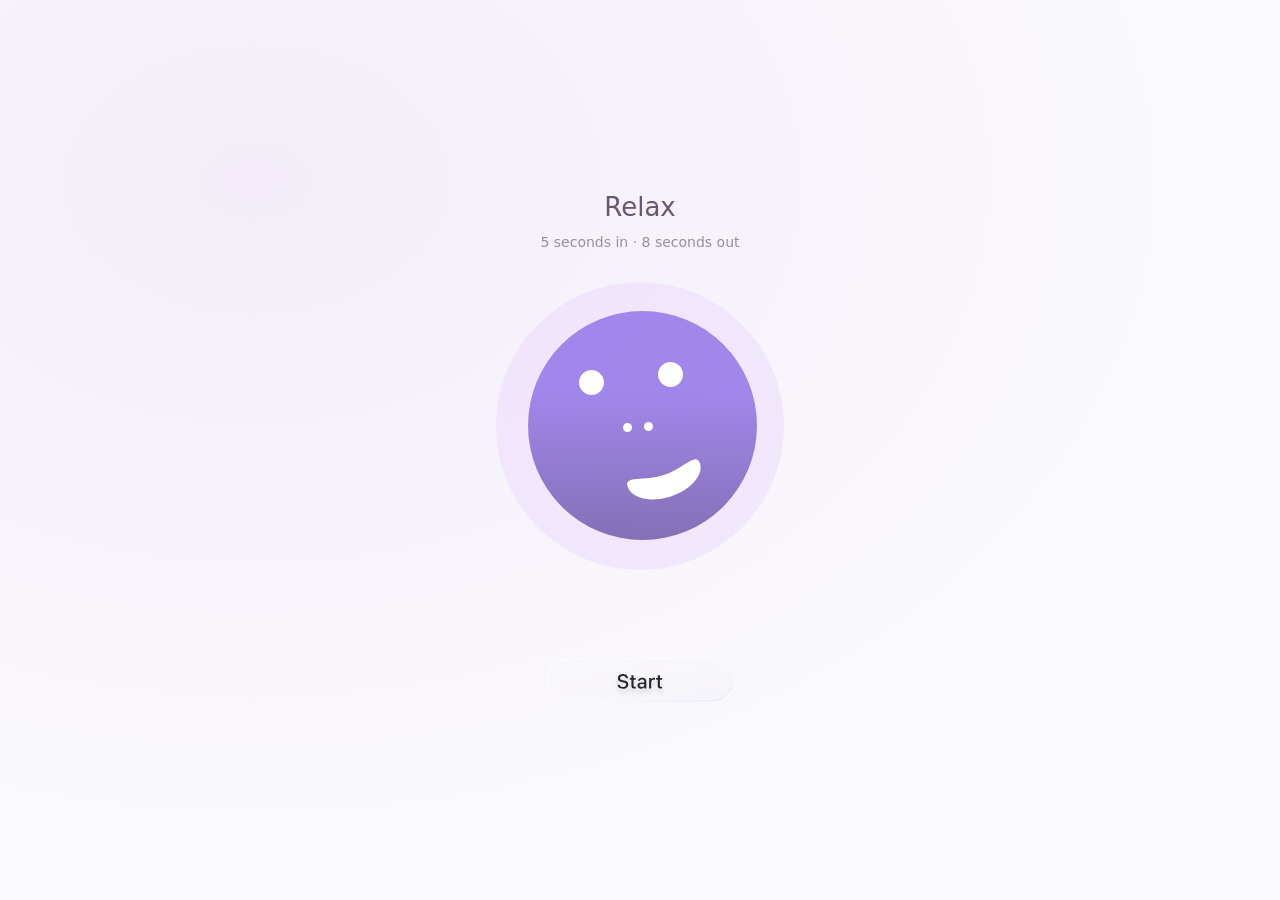
<file: breathing.html>
<!DOCTYPE html><html lang="en"><head><meta charset="utf-8"><meta name="viewport" content="width=device-width,initial-scale=1"><title>INWARD · Relax</title><style>body{margin:0;min-height:100svh;display:grid;place-items:center;background:radial-gradient(ellipse at 20% 20%,#f4edf9,transparent 65%),#faf9fd;color:#675773;font-family:-apple-system,BlinkMacSystemFont,"Segoe UI",sans-serif}.preview{padding:32px 24px;text-align:center}.preview h1{font-size:26px;font-weight:500;margin:0 0 12px}.preview p{font-size:14px;color:#9a8ca7;margin:0 0 32px}.preview svg{margin:auto;width:288px;max-width:100%}</style><style id="iw-sf-pro-typography">
/* Use the installed Apple SF family; retain a system fallback on other platforms. */
@font-face{font-family:"INWARD SF Pro";src:local("SF Pro Text"),local("SFProText-Regular"),local("SF Pro"),local("SFPro-Regular");font-style:normal;font-weight:400;font-display:swap}
@font-face{font-family:"INWARD SF Pro";src:local("SF Pro Text Medium"),local("SFProText-Medium"),local("SF Pro Medium");font-style:normal;font-weight:500;font-display:swap}
@font-face{font-family:"INWARD SF Pro";src:local("SF Pro Text Semibold"),local("SFProText-Semibold"),local("SF Pro Semibold");font-style:normal;font-weight:600;font-display:swap}
@font-face{font-family:"INWARD SF Pro";src:local("SF Pro Text Bold"),local("SFProText-Bold"),local("SF Pro Bold");font-style:normal;font-weight:700;font-display:swap}
:root{--iw-font:"INWARD SF Pro","SF Pro Text","SF Pro Display",-apple-system,BlinkMacSystemFont,system-ui,sans-serif}
html,body,button,input,textarea,select,dialog,#inward-preview,#inward-preview *,#iw-breathing,#iw-breathing text{font-family:var(--iw-font)!important}
#inward-preview .iw-media-card-caption{font-family:var(--iw-font)!important;font-weight:400;letter-spacing:-.15px}
</style>
</head><body><main class="preview"><h1>Relax</h1><p>5 seconds in · 8 seconds out</p><svg id="iw-breathing" data-breathing-scene="true" width="288" height="426" viewBox="0 0 288 426" fill="none" xmlns="http://www.w3.org/2000/svg" role="group" aria-labelledby="breath-title breath-description">
<title id="breath-title">INWARD breathing</title>
<desc id="breath-description">Start to breathe in for five seconds, then breathe out for eight seconds. The animation repeats until End is pressed.</desc>
<style>
#iw-breathing{display:block;max-width:100%;height:auto;overflow:visible;font-family:-apple-system,BlinkMacSystemFont,"Segoe UI",sans-serif}
#iw-breathing .breath-control{cursor:pointer;outline:none}
#iw-breathing .breath-control:focus-visible rect{stroke:#805fe3;stroke-width:2}
#iw-breathing .breath-control:hover .breath-button-glass{filter:brightness(1.025)}
#iw-breathing .breath-control text{pointer-events:none;font-size:15px;font-weight:400;fill:#71627f;text-anchor:middle;dominant-baseline:middle}
#inward-preview button:not([data-tab]),.iw-photo-viewer-close{scale:1;transform-origin:center;transition:scale .18s cubic-bezier(.2,.8,.2,1),transform .18s ease;-webkit-touch-callout:none}
#inward-preview button.iw-glass-pressed:not([data-tab]),.iw-photo-viewer-close.iw-glass-pressed{scale:1.065;transition:scale .09s cubic-bezier(.2,.8,.2,1),transform .18s ease}
#breath-toggle .breath-button-glass{transform:scale(1);transform-box:fill-box;transform-origin:center;transition:transform .18s cubic-bezier(.2,.8,.2,1);will-change:transform}
#breath-toggle.iw-glass-pressed .breath-button-glass{transform:scale(1.07);transition-duration:.09s}
#inward-preview nav.iw-glass-nav .iw-nav-selection{scale:1;transition:scale .18s cubic-bezier(.2,.8,.2,1),background-color .1s ease,box-shadow .1s ease}
#inward-preview nav.iw-glass-nav.iw-glass-pressed[data-motion="idle"] .iw-nav-selection{scale:1.065;transition-duration:.09s}
@media(prefers-reduced-motion:reduce){#inward-preview button.iw-glass-pressed:not([data-tab]),.iw-photo-viewer-close.iw-glass-pressed{scale:1.025;transition-duration:.06s}#breath-toggle.iw-glass-pressed .breath-button-glass{transform:scale(1.025);transition-duration:.06s}#inward-preview nav.iw-glass-nav.iw-glass-pressed[data-motion="idle"] .iw-nav-selection{scale:1.025;transition-duration:.06s}}

</style>
<defs><linearGradient id="breath-core-gradient" x1="147" y1="84.5" x2="146.5" y2="258" gradientUnits="userSpaceOnUse"><stop offset="0.166535" stop-color="#805FE3"/><stop offset="1" stop-color="#564098"/></linearGradient></defs>
<circle id="breath-halo" cx="144" cy="144" r="144" fill="#E1C5FF" fill-opacity="0.3"/>
<circle id="breath-core" cx="146.5" cy="143.5" r="114.5" fill="url(#breath-core-gradient)" fill-opacity="0.71"/>
<g id="breath-features" fill="white"><path id="breath-eye-left" d="M108.0,100.5C108.0,107.4035593725,102.4035593725,113.0,95.5,113.0,88.5964406275,113.0,83.0,107.4035593725,83.0,100.5,83.0,93.5964406275,88.5964406275,88.0,95.5,88.0,102.4035593725,88.0,108.0,93.5964406275,108.0,100.5Z"/><path id="breath-eye-right" d="M187.0,92.5C187.0,99.4035593725,181.4035593725,105.0,174.5,105.0,167.5964406275,105.0,162.0,99.4035593725,162.0,92.5,162.0,85.5964406275,167.5964406275,80.0,174.5,80.0,181.4035593725,80.0,187.0,85.5964406275,187.0,92.5Z"/>
<g id="breath-nose-features"><path id="breath-nose-left-shape" d="M136.0,145.5C136.0,143.01471862576142,133.98528137423858,141.0,131.5,141.0,129.01471862576142,141.0,127.0,143.01471862576142,127.0,145.5,127.0,147.98528137423858,129.01471862576142,150.0,131.5,150.0,133.98528137423858,150.0,136.0,147.98528137423858,136.0,145.5L136.0,145.5Z"/><path id="breath-nose-right-shape" d="M148.0,144.5C148.0,142.01471862576142,150.01471862576142,140.0,152.5,140.0,154.98528137423858,140.0,157.0,142.01471862576142,157.0,144.5,157.0,146.98528137423858,154.98528137423858,149.0,152.5,149.0,150.01471862576142,149.0,148.0,146.98528137423858,148.0,144.5L148.0,144.5Z"/><path id="breath-nose-outline" d="M140.568 121.294C134.168 113.694 147.567 89.7933 177.068 115.294C183.401 107.793 198.467 94.6931 208.067 102.293C217.667 109.893 213.734 118.127 210.567 121.294" stroke="#805FE3" stroke-width="0" fill="none"/></g>
<path id="breath-mouth" d="M203.961,181.246C207.814,193.049,194.763,207.896,174.812,214.408,154.861,220.92,135.565,216.631,131.712,204.827,127.86,193.024,147.886,199.548,167.837,193.036,187.788,186.524,200.109,169.442,203.961,181.246Z"/></g>
<g fill="none" stroke="#F0D99C" stroke-width="2.2" stroke-linecap="round" stroke-dasharray="16 13" aria-hidden="true">
<g id="breath-wind-inhale" opacity="0"><path class="breath-wind-line" d="M67 81C56 79 47 65 33 64S14 52 7 43"/><path class="breath-wind-line" d="M55 102C39 96 33 83 21 83S5 76 -1 67"/><path class="breath-wind-line" d="M46 123C32 118 24 108 11 107S-1 100 -6 94"/></g>
<g id="breath-wind-exhale" opacity="0" transform="translate(288 288) rotate(180)"><path class="breath-wind-line" d="M67 81C56 79 47 65 33 64S14 52 7 43"/><path class="breath-wind-line" d="M55 102C39 96 33 83 21 83S5 76 -1 67"/><path class="breath-wind-line" d="M46 123C32 118 24 108 11 107S-1 100 -6 94"/></g></g>
<g id="breath-label-inhale" transform="translate(106.5 332)" opacity="0" aria-hidden="true"><path d="M8.7 17.4498C9.1 17.4498 9.38333 17.5498 9.55 17.7498C9.71667 17.9331 9.8 18.2081 9.8 18.5748C9.8 19.3415 9.425 19.7248 8.675 19.7248L1.125 19.6248C0.458333 19.6081 0.125 19.2248 0.125 18.4748C0.125 18.0915 0.225 17.8081 0.425 17.6248C0.625 17.4415 0.875 17.3498 1.175 17.3498L3.775 17.3748C4.025 13.1915 4.15833 8.8498 4.175 4.3498C3.575 4.36647 2.75 4.41647 1.7 4.4998L0.9 4.5498C0.633333 4.5498 0.416667 4.4498 0.25 4.2498C0.0833334 4.0498 0 3.7748 0 3.4248C0 3.05814 0.0833334 2.79147 0.25 2.6248C0.433333 2.44147 0.683333 2.3248 1 2.2748C1.3 2.24147 1.91667 2.1998 2.85 2.1498C3.78333 2.0998 4.7 2.06647 5.6 2.0498C6.91667 2.0498 7.99167 2.0998 8.825 2.1998C9.475 2.28314 9.8 2.65814 9.8 3.3248C9.8 3.65814 9.70833 3.9248 9.525 4.1248C9.35833 4.3248 9.1 4.4248 8.75 4.4248L8 4.3998L6.675 4.3248C6.675 9.25814 6.525 13.6248 6.225 17.4248L8.7 17.4498ZM18.7979 7.0498C20.2145 7.0498 21.2895 7.55814 22.0229 8.5748C22.7729 9.5748 23.1479 11.0748 23.1479 13.0748V18.8498C23.1479 19.1665 23.0395 19.4081 22.8229 19.5748C22.6062 19.7248 22.3145 19.7998 21.9479 19.7998C21.5812 19.7998 21.2729 19.7248 21.0229 19.5748C20.7729 19.4248 20.6479 19.1998 20.6479 18.8998L20.6729 13.0498C20.6729 11.6665 20.5145 10.6665 20.1979 10.0498C19.8979 9.41647 19.3562 9.0998 18.5729 9.0998C17.0729 9.0998 16.0979 10.2998 15.6479 12.6998C15.4979 13.4331 15.4229 14.3165 15.4229 15.3498L15.4479 18.8998C15.4479 19.1998 15.3395 19.4331 15.1229 19.5998C14.9062 19.7498 14.6145 19.8248 14.2479 19.8248C13.8479 19.8248 13.5312 19.7415 13.2979 19.5748C13.0812 19.3915 12.9729 19.1665 12.9729 18.8998C12.9729 17.2331 12.9395 15.2998 12.8729 13.0998C12.8395 11.7998 12.8229 10.8998 12.8229 10.3998C12.8062 10.0331 12.7479 9.7498 12.6479 9.5498C12.5645 9.33314 12.3979 9.01647 12.1479 8.5998C12.0812 8.43314 12.0479 8.29147 12.0479 8.1748C12.0479 7.9248 12.1895 7.69147 12.4729 7.4748C12.7562 7.25814 13.0312 7.1498 13.2979 7.1498C13.5812 7.1498 13.8562 7.33314 14.1229 7.6998C14.5729 8.3498 14.7979 8.94147 14.7979 9.4748V9.7748C15.0979 8.99147 15.5645 8.34147 16.1979 7.8248C16.8479 7.30814 17.7145 7.0498 18.7979 7.0498ZM37.3365 10.2998C37.5532 11.2165 37.7032 12.3748 37.7865 13.7748C37.8865 15.1581 37.9365 16.8415 37.9365 18.8248C37.9365 19.0915 37.8115 19.3165 37.5615 19.4998C37.3282 19.6831 37.0365 19.7748 36.6865 19.7748C36.3365 19.7748 36.0449 19.6831 35.8115 19.4998C35.5782 19.3165 35.4615 19.0498 35.4615 18.6998C35.4615 14.4998 35.2949 11.8081 34.9615 10.6248C34.7949 10.0248 34.5449 9.5998 34.2115 9.3498C33.8782 9.08314 33.4532 8.9498 32.9365 8.9498C31.7865 8.9498 30.9032 9.41647 30.2865 10.3498C29.6865 11.2665 29.3865 12.3581 29.3865 13.6248V18.8498C29.3865 19.1165 29.2699 19.3331 29.0365 19.4998C28.8032 19.6665 28.5115 19.7498 28.1615 19.7498C27.7949 19.7498 27.4949 19.6665 27.2615 19.4998C27.0282 19.3165 26.9115 19.0915 26.9115 18.8248C26.9115 15.4581 26.9532 12.2331 27.0365 9.1498C27.1032 6.76647 27.2365 4.13314 27.4365 1.2498C27.4865 0.533137 27.8949 0.174804 28.6615 0.174804C29.0282 0.174804 29.3115 0.258137 29.5115 0.424804C29.7282 0.574804 29.8282 0.799804 29.8115 1.0998L29.5615 5.8998L29.4115 8.6498C29.8115 8.13314 30.3365 7.70814 30.9865 7.3748C31.6365 7.04147 32.4199 6.8748 33.3365 6.8748C34.4365 6.8748 35.3032 7.15814 35.9365 7.7248C36.5699 8.2748 37.0365 9.13314 37.3365 10.2998ZM52.3193 17.7998C52.5693 17.8331 52.761 17.9165 52.8943 18.0498C53.0443 18.1831 53.1193 18.4081 53.1193 18.7248C53.1193 19.0248 53.0443 19.2748 52.8943 19.4748C52.7443 19.6748 52.536 19.7748 52.2693 19.7748C51.586 19.7748 51.0693 19.6748 50.7193 19.4748C50.386 19.2748 50.0777 18.8998 49.7943 18.3498C49.0943 19.4831 47.7943 20.0498 45.8943 20.0498C43.961 20.0498 42.536 19.4665 41.6193 18.2998C40.7027 17.1165 40.2443 15.6498 40.2443 13.8998C40.2443 12.7331 40.4777 11.6581 40.9443 10.6748C41.411 9.69147 42.0943 8.90814 42.9943 8.3248C43.8943 7.74147 44.9443 7.4498 46.1443 7.4498C46.911 7.4498 47.586 7.5998 48.1693 7.8998C48.7693 8.1998 49.2193 8.60814 49.5193 9.1248L49.5943 8.4998C49.661 7.8998 50.0193 7.5998 50.6693 7.5998C51.1027 7.5998 51.411 7.6998 51.5943 7.8998C51.7777 8.08314 51.8527 8.31647 51.8193 8.5998C51.6527 9.8498 51.5527 10.7915 51.5193 11.4248C51.4693 12.0248 51.4443 12.8081 51.4443 13.7748V15.4248C51.4443 16.2915 51.486 16.8915 51.5693 17.2248C51.6693 17.5581 51.9193 17.7498 52.3193 17.7998ZM48.9943 15.4248C49.011 14.6748 49.0193 13.6498 49.0193 12.3498C49.0193 11.6665 48.8693 11.1081 48.5693 10.6748C48.286 10.2415 47.9277 9.9248 47.4943 9.7248C47.0777 9.5248 46.6527 9.4248 46.2193 9.4248C45.4693 9.4248 44.8277 9.64981 44.2943 10.0998C43.7777 10.5331 43.386 11.0915 43.1193 11.7748C42.8693 12.4581 42.7443 13.1665 42.7443 13.8998C42.7443 15.0165 43.0027 15.9915 43.5193 16.8248C44.0527 17.6415 44.8777 18.0498 45.9943 18.0498C46.8777 18.0498 47.5943 17.8248 48.1443 17.3748C48.6943 16.9248 48.9777 16.2748 48.9943 15.4248ZM57.5723 19.5748C57.2056 19.5748 56.9139 19.4748 56.6973 19.2748C56.4806 19.0748 56.3723 18.8165 56.3723 18.4998L56.2223 1.0998C56.2223 0.766471 56.3389 0.499804 56.5723 0.299804C56.8223 0.0998034 57.1306 -0.000196457 57.4973 -0.000196457C57.8639 -0.000196457 58.1556 0.0998034 58.3723 0.299804C58.5889 0.499804 58.6973 0.758138 58.6973 1.0748L58.8223 18.4748C58.8223 18.8081 58.7056 19.0748 58.4723 19.2748C58.2389 19.4748 57.9389 19.5748 57.5723 19.5748ZM68.8432 19.9498C67.4265 19.9498 66.2098 19.6581 65.1932 19.0748C64.1932 18.4915 63.4348 17.7081 62.9182 16.7248C62.4182 15.7415 62.1682 14.6581 62.1682 13.4748C62.1682 12.2581 62.4432 11.1581 62.9932 10.1748C63.5432 9.1748 64.3182 8.39147 65.3182 7.8248C66.3182 7.24147 67.4598 6.9498 68.7432 6.9498C69.8765 6.9498 70.8932 7.18314 71.7932 7.6498C72.7098 8.0998 73.4265 8.74147 73.9432 9.5748C74.4598 10.4081 74.7182 11.3581 74.7182 12.4248C74.7182 12.9915 74.6348 13.3998 74.4682 13.6498C74.3015 13.8831 73.9598 14.0081 73.4432 14.0248L64.4182 14.1498C64.4182 14.6998 64.5932 15.2665 64.9432 15.8498C65.2932 16.4331 65.7932 16.9248 66.4432 17.3248C67.1098 17.7081 67.8848 17.8998 68.7682 17.8998C69.4015 17.8998 69.9348 17.8165 70.3682 17.6498C70.8182 17.4665 71.1765 17.2581 71.4432 17.0248C71.7098 16.7748 72.0265 16.4498 72.3932 16.0498C72.5765 15.8665 72.8098 15.7748 73.0932 15.7748C73.3598 15.7748 73.6098 15.8831 73.8432 16.0998C74.0932 16.2998 74.2182 16.5331 74.2182 16.7998C74.2182 17.0165 74.1432 17.2248 73.9932 17.4248C73.5265 18.0915 72.9015 18.6831 72.1182 19.1998C71.3348 19.6998 70.2432 19.9498 68.8432 19.9498ZM72.3682 12.2498C72.4682 12.2498 72.5348 12.2248 72.5682 12.1748C72.6182 12.1081 72.6432 12.0165 72.6432 11.8998C72.6432 11.0165 72.2682 10.2998 71.5182 9.7498C70.7848 9.18314 69.8598 8.89981 68.7432 8.89981C67.8932 8.89981 67.1348 9.0998 66.4682 9.4998C65.8182 9.89981 65.3098 10.3831 64.9432 10.9498C64.5932 11.4998 64.4182 11.9831 64.4182 12.3998L72.3682 12.2498Z" fill="#805FE3" />
</g>
<g id="breath-label-exhale" transform="translate(105.5 332)" opacity="0" aria-hidden="true"><path d="M11.0002 17.0998C11.4335 17.0498 11.7669 17.1248 12.0002 17.3248C12.2335 17.5081 12.3502 17.7998 12.3502 18.1998C12.3502 18.8165 12.0335 19.1915 11.4002 19.3248C10.7169 19.4581 9.41686 19.5248 7.5002 19.5248H6.6752C5.6252 19.5248 4.66686 19.5081 3.8002 19.4748C2.9502 19.4248 1.95853 19.3331 0.825195 19.1998C0.275195 19.1331 0.000195384 18.7831 0.000195384 18.1498C0.000195384 17.8331 0.0668621 17.5748 0.200195 17.3748C0.333529 17.1748 0.525195 17.0665 0.775196 17.0498H1.1252C1.34186 15.5498 1.46686 13.7665 1.5002 11.6998H1.2502C0.600195 11.6998 0.275195 11.3165 0.275195 10.5498C0.275195 9.81647 0.575195 9.4498 1.1752 9.4498H1.5002V6.3248V4.6248C1.0002 4.49147 0.750196 4.1498 0.750196 3.5998C0.750196 3.1998 0.858529 2.9248 1.0752 2.7748C1.29186 2.6248 1.6002 2.5248 2.0002 2.4748C2.88353 2.3748 4.33353 2.3248 6.3502 2.3248C8.7002 2.3248 10.3835 2.3998 11.4002 2.5498C11.7335 2.5998 12.0002 2.6998 12.2002 2.8498C12.4002 2.9998 12.5002 3.2498 12.5002 3.5998C12.5002 3.96647 12.4085 4.25814 12.2252 4.4748C12.0419 4.6748 11.8002 4.75814 11.5002 4.7248C9.86686 4.59147 8.39186 4.52481 7.0752 4.52481C5.89186 4.52481 4.84186 4.56647 3.9252 4.6498L4.0252 9.4748L5.3252 9.4998C6.45853 9.4998 7.4252 9.5248 8.2252 9.5748L9.7002 9.5998C10.2335 9.5998 10.5002 9.95814 10.5002 10.6748C10.5002 11.0248 10.4252 11.3081 10.2752 11.5248C10.1419 11.7248 9.94186 11.8248 9.6752 11.8248L8.3502 11.7998C7.5502 11.7498 6.53353 11.7248 5.3002 11.7248H4.0002C3.98353 13.5248 3.85853 15.3498 3.6252 17.1998C4.6252 17.2831 5.7502 17.3248 7.0002 17.3248C7.8502 17.3248 8.5502 17.3081 9.1002 17.2748C9.6502 17.2415 10.2835 17.1831 11.0002 17.0998ZM25.1684 18.2498C25.3017 18.4331 25.3684 18.5998 25.3684 18.7498C25.3684 19.0498 25.235 19.3165 24.9684 19.5498C24.7017 19.7665 24.4184 19.8748 24.1184 19.8748C23.8017 19.8748 23.5517 19.7498 23.3684 19.4998L19.8434 14.9498C18.81 16.4498 17.76 17.9581 16.6934 19.4748C16.4934 19.7581 16.1934 19.8998 15.7934 19.8998C15.46 19.8998 15.1684 19.7915 14.9184 19.5748C14.685 19.3415 14.5684 19.0831 14.5684 18.7998C14.5684 18.6665 14.6017 18.5331 14.6684 18.3998C15.235 17.6498 16.485 15.8915 18.4184 13.1248L14.8934 8.4998C14.81 8.38314 14.7684 8.2498 14.7684 8.0998C14.7684 7.83314 14.91 7.58314 15.1934 7.3498C15.4767 7.11647 15.76 6.9998 16.0434 6.9998C16.36 6.9998 16.585 7.0998 16.7184 7.2998L17.4934 8.2998C18.06 8.9998 18.81 9.96647 19.7434 11.1998L21.3684 8.87481L22.4684 7.2998C22.6184 7.08314 22.81 6.9748 23.0434 6.9748C23.3767 6.9748 23.685 7.10814 23.9684 7.3748C24.2517 7.64147 24.3934 7.90814 24.3934 8.1748C24.3934 8.2748 24.3684 8.36647 24.3184 8.4498L24.0184 8.87481L21.1684 13.0498L25.1684 18.2498ZM38.9596 10.2998C39.1762 11.2165 39.3262 12.3748 39.4096 13.7748C39.5096 15.1581 39.5596 16.8415 39.5596 18.8248C39.5596 19.0915 39.4346 19.3165 39.1846 19.4998C38.9512 19.6831 38.6596 19.7748 38.3096 19.7748C37.9596 19.7748 37.6679 19.6831 37.4346 19.4998C37.2012 19.3165 37.0846 19.0498 37.0846 18.6998C37.0846 14.4998 36.9179 11.8081 36.5846 10.6248C36.4179 10.0248 36.1679 9.5998 35.8346 9.3498C35.5012 9.08314 35.0762 8.9498 34.5596 8.9498C33.4096 8.9498 32.5262 9.41647 31.9096 10.3498C31.3096 11.2665 31.0096 12.3581 31.0096 13.6248V18.8498C31.0096 19.1165 30.8929 19.3331 30.6596 19.4998C30.4262 19.6665 30.1346 19.7498 29.7846 19.7498C29.4179 19.7498 29.1179 19.6665 28.8846 19.4998C28.6512 19.3165 28.5346 19.0915 28.5346 18.8248C28.5346 15.4581 28.5762 12.2331 28.6596 9.1498C28.7262 6.76647 28.8596 4.13314 29.0596 1.2498C29.1096 0.533137 29.5179 0.174804 30.2846 0.174804C30.6512 0.174804 30.9346 0.258137 31.1346 0.424804C31.3512 0.574804 31.4512 0.799804 31.4346 1.0998L31.1846 5.8998L31.0346 8.6498C31.4346 8.13314 31.9596 7.70814 32.6096 7.3748C33.2596 7.04147 34.0429 6.8748 34.9596 6.8748C36.0596 6.8748 36.9262 7.15814 37.5596 7.7248C38.1929 8.2748 38.6596 9.13314 38.9596 10.2998ZM53.9424 17.7998C54.1924 17.8331 54.384 17.9165 54.5174 18.0498C54.6674 18.1831 54.7424 18.4081 54.7424 18.7248C54.7424 19.0248 54.6674 19.2748 54.5174 19.4748C54.3674 19.6748 54.159 19.7748 53.8924 19.7748C53.209 19.7748 52.6924 19.6748 52.3424 19.4748C52.009 19.2748 51.7007 18.8998 51.4174 18.3498C50.7174 19.4831 49.4174 20.0498 47.5174 20.0498C45.584 20.0498 44.159 19.4665 43.2424 18.2998C42.3257 17.1165 41.8674 15.6498 41.8674 13.8998C41.8674 12.7331 42.1007 11.6581 42.5674 10.6748C43.034 9.69147 43.7174 8.90814 44.6174 8.3248C45.5174 7.74147 46.5674 7.4498 47.7674 7.4498C48.534 7.4498 49.209 7.5998 49.7924 7.8998C50.3924 8.1998 50.8424 8.60814 51.1424 9.1248L51.2174 8.4998C51.284 7.8998 51.6424 7.5998 52.2924 7.5998C52.7257 7.5998 53.034 7.6998 53.2174 7.8998C53.4007 8.08314 53.4757 8.31647 53.4424 8.5998C53.2757 9.8498 53.1757 10.7915 53.1424 11.4248C53.0924 12.0248 53.0674 12.8081 53.0674 13.7748V15.4248C53.0674 16.2915 53.1091 16.8915 53.1924 17.2248C53.2924 17.5581 53.5424 17.7498 53.9424 17.7998ZM50.6174 15.4248C50.634 14.6748 50.6424 13.6498 50.6424 12.3498C50.6424 11.6665 50.4924 11.1081 50.1924 10.6748C49.909 10.2415 49.5507 9.9248 49.1174 9.7248C48.7007 9.5248 48.2757 9.4248 47.8424 9.4248C47.0924 9.4248 46.4507 9.64981 45.9174 10.0998C45.4007 10.5331 45.009 11.0915 44.7424 11.7748C44.4924 12.4581 44.3674 13.1665 44.3674 13.8998C44.3674 15.0165 44.6257 15.9915 45.1424 16.8248C45.6757 17.6415 46.5007 18.0498 47.6174 18.0498C48.5007 18.0498 49.2174 17.8248 49.7674 17.3748C50.3174 16.9248 50.6007 16.2748 50.6174 15.4248ZM59.1953 19.5748C58.8286 19.5748 58.537 19.4748 58.3203 19.2748C58.1036 19.0748 57.9953 18.8165 57.9953 18.4998L57.8453 1.0998C57.8453 0.766471 57.962 0.499804 58.1953 0.299804C58.4453 0.0998034 58.7536 -0.000196457 59.1203 -0.000196457C59.487 -0.000196457 59.7786 0.0998034 59.9953 0.299804C60.212 0.499804 60.3203 0.758138 60.3203 1.0748L60.4453 18.4748C60.4453 18.8081 60.3286 19.0748 60.0953 19.2748C59.862 19.4748 59.562 19.5748 59.1953 19.5748ZM70.4662 19.9498C69.0495 19.9498 67.8329 19.6581 66.8162 19.0748C65.8162 18.4915 65.0579 17.7081 64.5412 16.7248C64.0412 15.7415 63.7912 14.6581 63.7912 13.4748C63.7912 12.2581 64.0662 11.1581 64.6162 10.1748C65.1662 9.1748 65.9412 8.39147 66.9412 7.8248C67.9412 7.24147 69.0829 6.9498 70.3662 6.9498C71.4995 6.9498 72.5162 7.18314 73.4162 7.6498C74.3329 8.0998 75.0495 8.74147 75.5662 9.5748C76.0829 10.4081 76.3412 11.3581 76.3412 12.4248C76.3412 12.9915 76.2579 13.3998 76.0912 13.6498C75.9245 13.8831 75.5829 14.0081 75.0662 14.0248L66.0412 14.1498C66.0412 14.6998 66.2162 15.2665 66.5662 15.8498C66.9162 16.4331 67.4162 16.9248 68.0662 17.3248C68.7329 17.7081 69.5079 17.8998 70.3912 17.8998C71.0245 17.8998 71.5579 17.8165 71.9912 17.6498C72.4412 17.4665 72.7995 17.2581 73.0662 17.0248C73.3329 16.7748 73.6495 16.4498 74.0162 16.0498C74.1995 15.8665 74.4329 15.7748 74.7162 15.7748C74.9829 15.7748 75.2329 15.8831 75.4662 16.0998C75.7162 16.2998 75.8412 16.5331 75.8412 16.7998C75.8412 17.0165 75.7662 17.2248 75.6162 17.4248C75.1495 18.0915 74.5245 18.6831 73.7412 19.1998C72.9579 19.6998 71.8662 19.9498 70.4662 19.9498ZM73.9912 12.2498C74.0912 12.2498 74.1579 12.2248 74.1912 12.1748C74.2412 12.1081 74.2662 12.0165 74.2662 11.8998C74.2662 11.0165 73.8912 10.2998 73.1412 9.7498C72.4079 9.18314 71.4829 8.89981 70.3662 8.89981C69.5162 8.89981 68.7579 9.0998 68.0912 9.4998C67.4412 9.89981 66.9329 10.3831 66.5662 10.9498C66.2162 11.4998 66.0412 11.9831 66.0412 12.3998L73.9912 12.2498Z" fill="#805FE3" />
</g>
<g id="breath-toggle" class="breath-control" transform="translate(50 375)" role="button" tabindex="0" aria-label="Start breathing" aria-pressed="false" aria-disabled="false"><rect class="breath-button-hit" x="1" y="1" width="186" height="43" rx="21.5" fill="transparent"/><g class="breath-button-glass" pointer-events="none"><defs><linearGradient id="breath-glass-fill" x2="1" y2="1"><stop stop-color="#fff" stop-opacity=".35"/><stop offset=".55" stop-color="#f5f1fb" stop-opacity=".12"/><stop offset="1" stop-color="#e8e1f5" stop-opacity=".25"/></linearGradient><linearGradient id="breath-glass-rim" x2="1" y2="1"><stop stop-color="#fff" stop-opacity=".35"/><stop offset=".32" stop-color="#fff" stop-opacity=".9"/><stop offset=".65" stop-color="#fff" stop-opacity=".3"/><stop offset="1" stop-color="#b9a7cd" stop-opacity=".3"/></linearGradient></defs><rect x="1" y="1" width="186" height="43" rx="21.5" fill="url(#breath-glass-fill)" stroke="url(#breath-glass-rim)" stroke-width="1"/><rect x="2" y="2" width="184" height="41" rx="20.5" fill="none" stroke="#fff" stroke-opacity=".22" stroke-width=".5"/></g><g id="breath-start-art" transform="translate(0 6)"><svg xmlns="http://www.w3.org/2000/svg" width="188" height="45" viewBox="0 0 188 45" fill="none" aria-hidden="true" focusable="false">
<g filter="url(#iw-breath-start-filter0_d_714_130)">
<path d="M76.9355 25.8223C75.8743 25.8223 74.9499 25.6562 74.1621 25.3242C73.3743 24.9857 72.7493 24.5202 72.2871 23.9277C71.8314 23.3288 71.571 22.6289 71.5059 21.8281L71.4961 21.7012H73.6543L73.6641 21.8086C73.7161 22.2383 73.8854 22.6094 74.1719 22.9219C74.4648 23.2344 74.8555 23.4785 75.3438 23.6543C75.8385 23.8236 76.3984 23.9082 77.0234 23.9082C77.6289 23.9082 78.1595 23.8171 78.6152 23.6348C79.0775 23.4525 79.4388 23.1953 79.6992 22.8633C79.9596 22.5312 80.0898 22.1471 80.0898 21.7109V21.7012C80.0898 21.1543 79.8848 20.7083 79.4746 20.3633C79.071 20.0117 78.4004 19.735 77.4629 19.5332L75.9297 19.2012C74.5104 18.8952 73.472 18.4134 72.8145 17.7559C72.1569 17.0918 71.8281 16.2422 71.8281 15.207V15.1973C71.8346 14.3835 72.056 13.6706 72.4922 13.0586C72.9284 12.4401 73.5306 11.9583 74.2988 11.6133C75.0671 11.2617 75.9492 11.0859 76.9453 11.0859C77.9349 11.0859 78.8008 11.2585 79.543 11.6035C80.2917 11.9421 80.8809 12.4076 81.3105 13C81.7467 13.5859 81.9909 14.25 82.043 14.9922L82.0527 15.1289H79.9238L79.9043 15.0117C79.8392 14.6081 79.6764 14.2565 79.416 13.957C79.1621 13.6576 78.8203 13.4232 78.3906 13.2539C77.9674 13.0781 77.4727 12.9935 76.9062 13C76.3529 13 75.8613 13.0846 75.4316 13.2539C75.002 13.4167 74.6634 13.6543 74.416 13.9668C74.1751 14.2793 74.0547 14.6536 74.0547 15.0898V15.0996C74.0547 15.6204 74.2533 16.0534 74.6504 16.3984C75.054 16.7435 75.7083 17.0137 76.6133 17.209L78.1465 17.541C79.1296 17.7493 79.9271 18.026 80.5391 18.3711C81.151 18.7161 81.6003 19.1426 81.8867 19.6504C82.1732 20.1582 82.3164 20.7637 82.3164 21.4668V21.4766C82.3164 22.3685 82.0951 23.14 81.6523 23.791C81.2161 24.4355 80.5944 24.9368 79.7871 25.2949C78.9863 25.6465 78.0358 25.8223 76.9355 25.8223ZM88.6348 25.5977C87.5085 25.5977 86.6882 25.373 86.1738 24.9238C85.6595 24.4746 85.4023 23.7422 85.4023 22.7266V16.6523H83.791V14.9727H85.4023V12.2969H87.5703V14.9727H89.7676V16.6523H87.5703V22.3066C87.5703 22.86 87.6842 23.2572 87.9121 23.498C88.1465 23.7389 88.5143 23.8594 89.0156 23.8594C89.1654 23.8594 89.2956 23.8561 89.4062 23.8496C89.5169 23.8366 89.6374 23.8268 89.7676 23.8203V25.5C89.6113 25.526 89.4355 25.5488 89.2402 25.5684C89.0449 25.5879 88.8431 25.5977 88.6348 25.5977ZM94.9629 25.6855C94.2858 25.6855 93.6836 25.5553 93.1562 25.2949C92.6354 25.0345 92.222 24.6699 91.916 24.2012C91.6165 23.7259 91.4668 23.1693 91.4668 22.5312V22.5117C91.4668 21.8867 91.6198 21.3529 91.9258 20.9102C92.2318 20.4609 92.6777 20.1094 93.2637 19.8555C93.8496 19.5951 94.5592 19.4421 95.3926 19.3965L99.2988 19.1621V20.6562L95.6758 20.8809C94.9727 20.9199 94.4486 21.0729 94.1035 21.3398C93.7585 21.6068 93.5859 21.9714 93.5859 22.4336V22.4531C93.5859 22.9349 93.7682 23.3125 94.1328 23.5859C94.4974 23.8529 94.9661 23.9863 95.5391 23.9863C96.0534 23.9863 96.5156 23.8822 96.9258 23.6738C97.3359 23.459 97.6582 23.1725 97.8926 22.8145C98.127 22.4564 98.2441 22.0495 98.2441 21.5938V18.3223C98.2441 17.7493 98.0618 17.3066 97.6973 16.9941C97.3392 16.6816 96.8118 16.5254 96.1152 16.5254C95.5163 16.5254 95.0312 16.6361 94.6602 16.8574C94.2891 17.0723 94.0449 17.3717 93.9277 17.7559L93.9082 17.8047H91.877L91.8867 17.7168C91.9648 17.1374 92.1895 16.6263 92.5605 16.1836C92.9382 15.7409 93.4329 15.3958 94.0449 15.1484C94.6634 14.8945 95.3796 14.7676 96.1934 14.7676C97.0723 14.7676 97.821 14.9108 98.4395 15.1973C99.0645 15.4772 99.5397 15.8809 99.8652 16.4082C100.191 16.929 100.354 17.554 100.354 18.2832V25.5H98.2441V23.9668H98.1074C97.8991 24.3249 97.6387 24.6341 97.3262 24.8945C97.0137 25.1484 96.6589 25.3438 96.2617 25.4805C95.8646 25.6172 95.4316 25.6855 94.9629 25.6855ZM103.117 25.5V14.9727H105.246V16.6133H105.383C105.565 16.0339 105.887 15.5846 106.35 15.2656C106.812 14.9466 107.382 14.7871 108.059 14.7871C108.228 14.7871 108.391 14.7969 108.547 14.8164C108.71 14.8359 108.84 14.8555 108.938 14.875V16.8379C108.775 16.7988 108.602 16.7695 108.42 16.75C108.238 16.724 108.046 16.7109 107.844 16.7109C107.323 16.7109 106.867 16.8151 106.477 17.0234C106.086 17.2253 105.783 17.515 105.568 17.8926C105.354 18.2637 105.246 18.7031 105.246 19.2109V25.5H103.117ZM114.982 25.5977C113.856 25.5977 113.036 25.373 112.521 24.9238C112.007 24.4746 111.75 23.7422 111.75 22.7266V16.6523H110.139V14.9727H111.75V12.2969H113.918V14.9727H116.115V16.6523H113.918V22.3066C113.918 22.86 114.032 23.2572 114.26 23.498C114.494 23.7389 114.862 23.8594 115.363 23.8594C115.513 23.8594 115.643 23.8561 115.754 23.8496C115.865 23.8366 115.985 23.8268 116.115 23.8203V25.5C115.959 25.526 115.783 25.5488 115.588 25.5684C115.393 25.5879 115.191 25.5977 114.982 25.5977Z" fill="#272727" />
</g>
<defs>
<filter id="iw-breath-start-filter0_d_714_130" x="0" y="0" width="188" height="45" filterUnits="userSpaceOnUse" color-interpolation-filters="sRGB">
<feFlood flood-opacity="0" result="BackgroundImageFix" />
<feColorMatrix in="SourceAlpha" type="matrix" values="0 0 0 0 0 0 0 0 0 0 0 0 0 0 0 0 0 0 127 0" result="hardAlpha" />
<feOffset dy="4" />
<feGaussianBlur stdDeviation="2" />
<feComposite in2="hardAlpha" operator="out" />
<feColorMatrix type="matrix" values="0 0 0 0 0 0 0 0 0 0 0 0 0 0 0 0 0 0 0.09 0" />
<feBlend mode="normal" in2="BackgroundImageFix" result="effect1_dropShadow_714_130" />
<feBlend mode="normal" in="BackgroundImageFix" in2="effect1_dropShadow_714_130" result="BackgroundImageFix" />
<feBlend mode="normal" in="SourceGraphic" in2="BackgroundImageFix" result="shape" />
</filter>
</defs>
</svg></g><g id="breath-end-art" transform="translate(0 6)" style="display:none"><svg xmlns="http://www.w3.org/2000/svg" width="188" height="45" viewBox="0 0 188 45" fill="none" aria-hidden="true" focusable="false">
<g filter="url(#iw-breath-end-filter0_d_714_133)">
<path d="M77.6504 25.5V11.4082H86.6055V13.3027H79.8477V17.4141H86.2441V19.2305H79.8477V23.6055H86.6055V25.5H77.6504ZM89.3008 25.5V14.9727H91.4297V16.5645H91.5664C91.8268 16.0111 92.2109 15.5749 92.7188 15.2559C93.2331 14.9303 93.8776 14.7676 94.6523 14.7676C95.8307 14.7676 96.7324 15.1094 97.3574 15.793C97.9889 16.4766 98.3047 17.4401 98.3047 18.6836V25.5H96.1855V19.1621C96.1855 18.3027 96 17.6582 95.6289 17.2285C95.2578 16.7988 94.6882 16.584 93.9199 16.584C93.4121 16.584 92.9694 16.6979 92.5918 16.9258C92.2207 17.1471 91.9342 17.4629 91.7324 17.873C91.5306 18.2832 91.4297 18.7682 91.4297 19.3281V25.5H89.3008ZM104.906 25.6855C104.021 25.6855 103.249 25.4642 102.592 25.0215C101.934 24.5723 101.426 23.9408 101.068 23.127C100.71 22.3132 100.531 21.3529 100.531 20.2461V20.2266C100.531 19.1133 100.71 18.1497 101.068 17.3359C101.426 16.5221 101.931 15.8939 102.582 15.4512C103.24 15.0085 104.011 14.7871 104.896 14.7871C105.385 14.7871 105.837 14.8652 106.254 15.0215C106.677 15.1712 107.051 15.3861 107.377 15.666C107.702 15.946 107.96 16.278 108.148 16.6621H108.285V10.8906H110.414V25.5H108.285V23.8105H108.148C107.947 24.2012 107.686 24.5365 107.367 24.8164C107.048 25.0964 106.68 25.3112 106.264 25.4609C105.854 25.6107 105.401 25.6855 104.906 25.6855ZM105.492 23.8691C106.072 23.8691 106.573 23.7227 106.996 23.4297C107.419 23.1302 107.745 22.7103 107.973 22.1699C108.201 21.6296 108.314 20.9883 108.314 20.2461V20.2266C108.314 19.4779 108.197 18.8333 107.963 18.293C107.735 17.7526 107.41 17.3359 106.986 17.043C106.57 16.75 106.072 16.6035 105.492 16.6035C104.919 16.6035 104.421 16.75 103.998 17.043C103.581 17.3359 103.259 17.7526 103.031 18.293C102.81 18.8268 102.699 19.4714 102.699 20.2266V20.2461C102.699 20.9948 102.81 21.6393 103.031 22.1797C103.259 22.7201 103.581 23.1367 103.998 23.4297C104.415 23.7227 104.913 23.8691 105.492 23.8691Z" fill="#272727" />
</g>
<defs>
<filter id="iw-breath-end-filter0_d_714_133" x="0" y="0" width="188" height="45" filterUnits="userSpaceOnUse" color-interpolation-filters="sRGB">
<feFlood flood-opacity="0" result="BackgroundImageFix" />
<feColorMatrix in="SourceAlpha" type="matrix" values="0 0 0 0 0 0 0 0 0 0 0 0 0 0 0 0 0 0 127 0" result="hardAlpha" />
<feOffset dy="4" />
<feGaussianBlur stdDeviation="2" />
<feComposite in2="hardAlpha" operator="out" />
<feColorMatrix type="matrix" values="0 0 0 0 0 0 0 0 0 0 0 0 0 0 0 0 0 0 0.09 0" />
<feBlend mode="normal" in2="BackgroundImageFix" result="effect1_dropShadow_714_133" />
<feBlend mode="normal" in="BackgroundImageFix" in2="effect1_dropShadow_714_133" result="BackgroundImageFix" />
<feBlend mode="normal" in="SourceGraphic" in2="BackgroundImageFix" result="shape" />
</filter>
</defs>
</svg></g></g>
<text id="breath-status" x="144" y="351" text-anchor="middle" font-size="0" aria-live="polite">Ready</text>
</svg></main><script src="assets/breathing/breathing.js"></script><script>
(()=>{
'use strict';
if(window.__inwardGlassPressInstalled)return;
window.__inwardGlassPressInstalled=true;
const held=new Map();
function resolve(node){
 const element=node instanceof Element?node:node?.parentElement;
 const control=element?.closest('#inward-preview button,.iw-photo-viewer-close,#breath-toggle');
 if(!control||control.disabled||control.getAttribute('aria-disabled')==='true')return null;
 return {control,surface:control.matches('[data-tab],[data-relax-mode]')?control.closest('.iw-glass-nav'):control};
}
function refresh(surface){surface.classList.toggle('iw-glass-pressed',Array.from(held.values()).some(record=>record.surface===surface))}
function begin(key,record){if(held.has(key))return;held.set(key,record);refresh(record.surface)}
function end(key){const record=held.get(key);if(!record)return;held.delete(key);refresh(record.surface)}
function releaseAll(){for(const key of Array.from(held.keys()))end(key)}
document.addEventListener('pointerdown',event=>{
 if(event.button>0)return;
 const target=resolve(event.target);if(!target)return;
 begin('pointer:'+event.pointerId,{...target,x:event.clientX,y:event.clientY});
},true);
for(const type of ['pointerup','pointercancel','lostpointercapture'])document.addEventListener(type,event=>end('pointer:'+event.pointerId),true);
document.addEventListener('pointermove',event=>{
 const key='pointer:'+event.pointerId,record=held.get(key);if(!record)return;
 // A horizontal drag or page scroll hands control back to its own gesture.
 if(Math.hypot(event.clientX-record.x,event.clientY-record.y)>9){end(key);return}
 const box=record.control.getBoundingClientRect();
 if(event.clientX<box.left||event.clientX>box.right||event.clientY<box.top||event.clientY>box.bottom)end(key);
},true);
document.addEventListener('keydown',event=>{
 if(event.repeat||![' ','Enter'].includes(event.key))return;
 const target=resolve(event.target);if(target)begin('key:'+event.key,target);
},true);
document.addEventListener('keyup',event=>end('key:'+event.key),true);
document.addEventListener('focusout',event=>{
 for(const [key,record] of held)if(key.startsWith('key:')&&record.control.contains(event.target)&&!record.control.contains(event.relatedTarget))end(key);
},true);
window.addEventListener('blur',releaseAll);
document.addEventListener('visibilitychange',()=>{if(document.hidden)releaseAll()});
})();

</script>
</body></html>
</file>
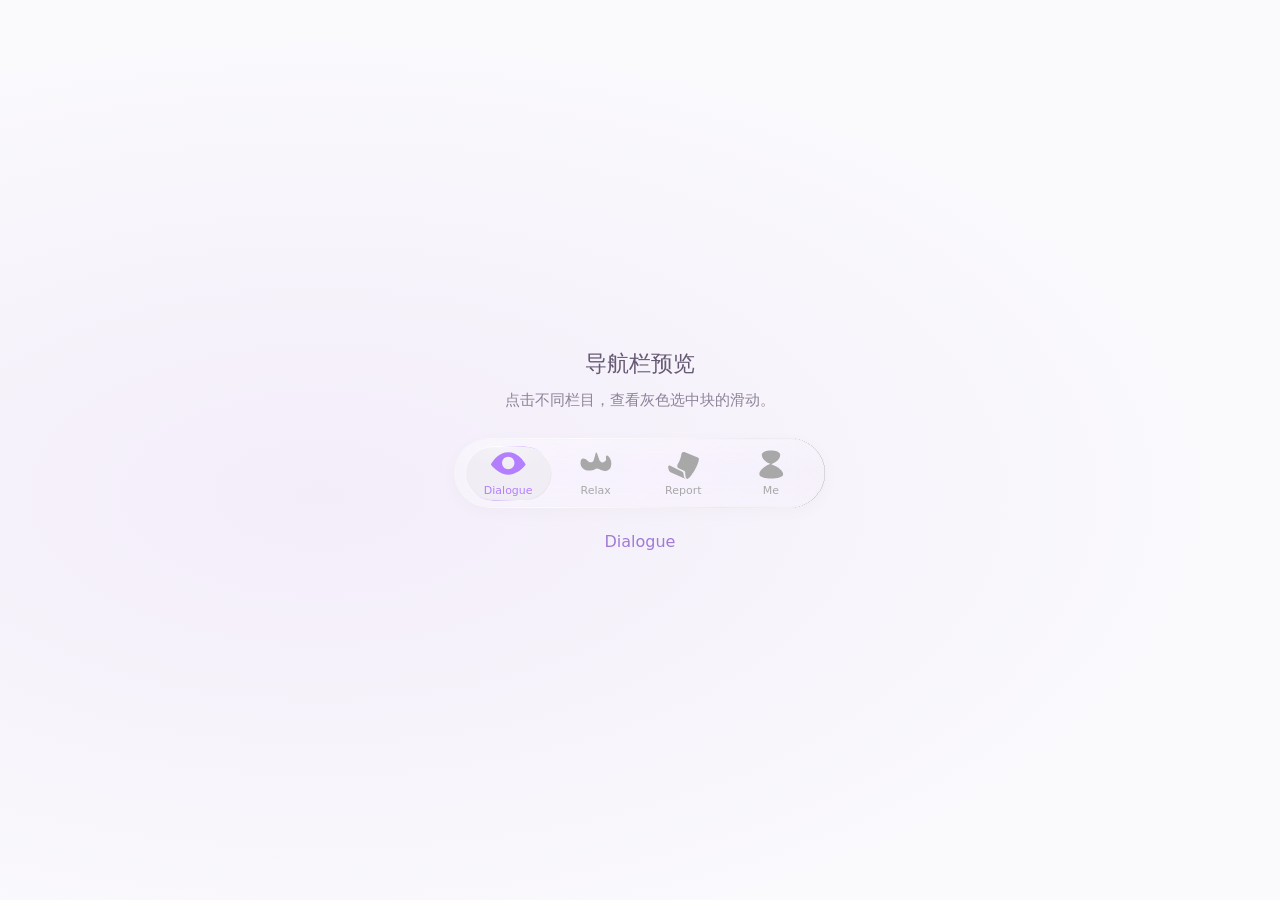
<file: navigation-preview.html>
<!DOCTYPE html><html lang="zh-CN"><head><meta charset="utf-8"><meta name="viewport" content="width=device-width,initial-scale=1"><title>INWARD 导航栏预览</title><style>body{margin:0;min-height:100svh;display:grid;place-items:center;background:radial-gradient(ellipse at 25% 55%,#f3edfa,transparent 65%),#faf9fc;font-family:-apple-system,BlinkMacSystemFont,"Segoe UI",sans-serif;color:#665973}main{padding:24px;max-width:420px;box-sizing:border-box;width:100%;text-align:center}h1{font-size:22px;font-weight:500;margin:0 0 12px}p{font-size:15px;font-weight:400;color:#8e8299;margin:0 0 28px}#inward-preview{width:100%}#current-view{margin:24px 0 0;font-size:16px;color:#a07ad6}</style><style>
#inward-preview nav.iw-glass-nav{position:relative;isolation:isolate;display:block;width:100%;height:70px;min-height:70px;padding:0;border:0;border-radius:35px;background:none;backdrop-filter:none;-webkit-backdrop-filter:none;box-shadow:inset 0 1px 1px #ffffff99,inset 0 -1px 2px #b9b4c314,0 4px 14px #7463860a;overflow:visible;touch-action:pan-y;user-select:none;-webkit-user-select:none;--iw-glint-x:54px;--iw-light-angle:120deg}
#inward-preview nav.iw-glass-nav::before{content:"";position:absolute;inset:0;z-index:0;border-radius:inherit;clip-path:inset(0 round 35px);background:linear-gradient(145deg,#ffffff59,#f5f1fb1f 55%,#e8e1f533);backdrop-filter:blur(22px) saturate(165%);-webkit-backdrop-filter:blur(22px) saturate(165%);pointer-events:none}
#inward-preview .iw-nav-frame{position:absolute;inset:0;width:100%;height:100%;pointer-events:none;z-index:0}
#inward-preview .iw-nav-selection{position:absolute;left:0;top:7.5px;width:23.262032%;height:55px;border-radius:999px;clip-path:inset(0 round 999px);overflow:hidden;background-color:#eeedf3d9;backdrop-filter:blur(15px) saturate(165%) contrast(104%);-webkit-backdrop-filter:blur(15px) saturate(165%) contrast(104%);pointer-events:none;z-index:1;transform:translateX(11px);will-change:transform,height,top,width,margin-left;transition:background-color .1s ease,box-shadow .1s ease;box-shadow:inset 0 0 0 .5px #ffffffa6,inset 0 1px 2px #ffffff8c,inset 0 -1px 2px #a499b126,0 1px 2px #6657770a}
#inward-preview nav.iw-glass-nav[data-motion="moving"] .iw-nav-selection,#inward-preview nav.iw-glass-nav[data-motion="landing"] .iw-nav-selection{z-index:4;transition:box-shadow .1s ease;background-color:#f7f4fe2e;box-shadow:inset 0 0 0 .75px #ffffffbd,inset 0 1px 3px #ffffffa6,inset 0 -1.5px 4px #9c8cb53d,0 9px 24px #5b4b731c}
#inward-preview .iw-nav-selection::before{content:"";position:absolute;inset:0;border-radius:inherit;padding:1px;background:linear-gradient(var(--iw-light-angle),#ffffff14 0%,#ffffffed 30%,#b37fff66 52%,#ffffffb3 73%,#ded8e980 88%,#ffffff14 100%);-webkit-mask:linear-gradient(#000 0 0) content-box,linear-gradient(#000 0 0);mask:linear-gradient(#000 0 0) content-box,linear-gradient(#000 0 0);-webkit-mask-composite:xor;mask-composite:exclude;pointer-events:none}
#inward-preview .iw-nav-selection::after{content:"";position:absolute;inset:1px;border-radius:inherit;background:radial-gradient(ellipse 58px 29px at var(--iw-local-light,48%) 0%,#ffffff52,transparent 78%);pointer-events:none}
#inward-preview .iw-nav-reflection{position:absolute;inset:0;z-index:2;padding:1px;border-radius:inherit;pointer-events:none;background:linear-gradient(var(--iw-light-angle),#ffffff0a 4%,#ffffffcc 30%,#ffffff33 54%,#b7a6cc26 74%,#ffffff14 100%);-webkit-mask:linear-gradient(#000 0 0) content-box,linear-gradient(#000 0 0);mask:linear-gradient(#000 0 0) content-box,linear-gradient(#000 0 0);-webkit-mask-composite:xor;mask-composite:exclude;opacity:.85}
#inward-preview nav.iw-glass-nav button{position:absolute;left:calc(2.941176% + var(--iw-slot)*23.529412%);top:0;width:23.262032%;height:70px;min-height:70px;display:block;padding:0;border:0;border-radius:28px;background:none;box-shadow:none;color:#a8a8a8;z-index:3;touch-action:manipulation;transition:none;backdrop-filter:none;-webkit-backdrop-filter:none}
#inward-preview nav.iw-glass-nav button.iw-active{color:#b37fff;background:none;box-shadow:none}
#inward-preview nav.iw-glass-nav button::before,#inward-preview nav.iw-glass-nav button::after{content:none}
#inward-preview nav.iw-glass-nav button:focus-visible{outline:2px solid #b37fff;outline-offset:-5px}
#inward-preview nav.iw-glass-nav .iw-nav-art{display:block;width:100%;height:100%;overflow:visible;pointer-events:none}
#inward-preview .iw-tab-placeholder{position:absolute;inset:0;display:grid;place-items:center;color:#8a8094;font-size:17px;font-weight:400}
#inward-preview.iw-secondary-tab .iw-bottom{padding-top:0}
#inward-preview.iw-secondary-tab nav.iw-glass-nav{margin-top:0}
@media(prefers-reduced-motion:reduce){#inward-preview nav.iw-glass-nav button{transition:none}#inward-preview .iw-nav-selection{will-change:auto}}

#inward-preview .iw-nav-selection::before{z-index:2}
#inward-preview .iw-nav-selection::after{z-index:3}
#inward-preview .iw-lens-filter-defs{position:absolute;left:0;top:0;width:0;height:0;pointer-events:none}
#inward-preview .iw-nav-lens-optics{display:none;position:absolute;inset:0;z-index:0;border-radius:inherit;clip-path:inset(0 round 999px);overflow:hidden;color:#b37fff;filter:url(#iw-nav-lens-refraction);pointer-events:none}
#inward-preview nav.iw-glass-nav[data-motion="moving"] .iw-nav-lens-optics,#inward-preview nav.iw-glass-nav[data-motion="landing"] .iw-nav-lens-optics{display:block}
#inward-preview .iw-nav-lens-scene-frame{position:absolute;left:0;top:0;display:block;transform-origin:0 0;will-change:transform}
#inward-preview .iw-nav-lens-scene{display:block;max-width:none;overflow:visible}

</style><style id="iw-sf-pro-typography">
/* Use the installed Apple SF family; retain a system fallback on other platforms. */
@font-face{font-family:"INWARD SF Pro";src:local("SF Pro Text"),local("SFProText-Regular"),local("SF Pro"),local("SFPro-Regular");font-style:normal;font-weight:400;font-display:swap}
@font-face{font-family:"INWARD SF Pro";src:local("SF Pro Text Medium"),local("SFProText-Medium"),local("SF Pro Medium");font-style:normal;font-weight:500;font-display:swap}
@font-face{font-family:"INWARD SF Pro";src:local("SF Pro Text Semibold"),local("SFProText-Semibold"),local("SF Pro Semibold");font-style:normal;font-weight:600;font-display:swap}
@font-face{font-family:"INWARD SF Pro";src:local("SF Pro Text Bold"),local("SFProText-Bold"),local("SF Pro Bold");font-style:normal;font-weight:700;font-display:swap}
:root{--iw-font:"INWARD SF Pro","SF Pro Text","SF Pro Display",-apple-system,BlinkMacSystemFont,system-ui,sans-serif}
html,body,button,input,textarea,select,dialog,#inward-preview,#inward-preview *,#iw-breathing,#iw-breathing text{font-family:var(--iw-font)!important}
#inward-preview .iw-media-card-caption{font-family:var(--iw-font)!important;font-weight:400;letter-spacing:-.15px}
</style>
</head><body><main><h1>导航栏预览</h1><p>点击不同栏目，查看灰色选中块的滑动。</p><div id="inward-preview"><nav aria-label="Main navigation" class="iw-glass-nav"><svg xmlns="http://www.w3.org/2000/svg" class="iw-nav-frame" viewBox="0 0 374 70" fill="none" aria-hidden="true" preserveAspectRatio="none"><defs>
<filter id="iw-nav-frame-filter0_d_697_168" x="0" y="0" width="373.5" height="70" filterUnits="userSpaceOnUse" color-interpolation-filters="sRGB">
<feFlood flood-opacity="0" result="BackgroundImageFix" />
<feColorMatrix in="SourceAlpha" type="matrix" values="0 0 0 0 0 0 0 0 0 0 0 0 0 0 0 0 0 0 127 0" result="hardAlpha" />
<feOffset dx="1" />
<feGaussianBlur stdDeviation="0.25" />
<feComposite in2="hardAlpha" operator="out" />
<feColorMatrix type="matrix" values="0 0 0 0 0 0 0 0 0 0 0 0 0 0 0 0 0 0 0.11 0" />
<feBlend mode="normal" in2="BackgroundImageFix" result="effect1_dropShadow_697_168" />
<feBlend mode="normal" in="BackgroundImageFix" in2="effect1_dropShadow_697_168" result="BackgroundImageFix" />
<feBlend mode="normal" in="SourceGraphic" in2="BackgroundImageFix" result="shape" />
</filter>
<linearGradient id="iw-nav-frame-paint0_linear_697_168" x1="186" y1="5.20454" x2="186" y2="64.7955" gradientUnits="userSpaceOnUse">
<stop stop-color="white" />
<stop offset="0.461602" stop-color="#F7F7F7" />
<stop offset="1" stop-color="white" />
</linearGradient>
<clipPath id="iw-nav-frame-clip0_697_168">
<rect width="29" height="29" fill="white" transform="translate(128 15.5)" />
</clipPath>
</defs>
<g filter="url(#iw-nav-frame-filter0_d_697_168)"><rect y="0.5" width="372" height="69" rx="34.5" fill="url(#iw-nav-frame-paint0_linear_697_168)" fill-opacity="0.2" shape-rendering="crispEdges" />
<rect x="0.5" y="1" width="371" height="68" rx="34" stroke="#F3F3F3" shape-rendering="crispEdges" />
</g></svg><span class="iw-nav-selection" aria-hidden="true"></span><span class="iw-nav-reflection" aria-hidden="true"></span><button type="button" data-tab="dialogue" aria-label="Dialogue" style="--iw-slot:0" class="iw-active" aria-current="page"><svg xmlns="http://www.w3.org/2000/svg" class="iw-nav-art" viewBox="11 0 87 70" fill="none" aria-hidden="true" preserveAspectRatio="none"><defs><clipPath id="iw-nav-dialogue-clip0_697_168">
<rect width="29" height="29" fill="white" transform="translate(128 15.5)" />
</clipPath>
</defs><path d="M67.6138 26.5292C68.2853 27.4075 68.2853 28.5933 67.6138 29.4702C65.4988 32.2313 60.4243 37.9163 54.4998 37.9163C48.5753 37.9163 43.5008 32.2313 41.3857 29.4702C41.0585 29.0498 40.8809 28.5324 40.8809 27.9997C40.8809 27.467 41.0585 26.9495 41.3857 26.5292C43.5008 23.7681 48.5753 18.083 54.4998 18.083C60.4243 18.083 65.4988 23.7681 67.6138 26.5292Z" stroke-width="2" stroke-linecap="round" stroke-linejoin="round" stroke="currentColor" />
<path d="M58.75 28C58.75 30.3472 56.8472 32.25 54.5 32.25C52.1528 32.25 50.25 30.3472 50.25 28C50.25 25.6528 52.1528 23.75 54.5 23.75C56.8472 23.75 58.75 25.6528 58.75 28Z" stroke-width="2" stroke-linecap="round" stroke-linejoin="round" stroke="currentColor" />
<path d="M34.3984 57V49.9541H36.8154C37.512 49.9541 38.1077 50.0941 38.6025 50.374C39.1006 50.6507 39.4814 51.0511 39.7451 51.5752C40.0088 52.0993 40.1406 52.7308 40.1406 53.4697V53.4795C40.1406 54.2184 40.0088 54.8516 39.7451 55.3789C39.4814 55.903 39.1022 56.305 38.6074 56.585C38.1126 56.8617 37.5153 57 36.8154 57H34.3984ZM35.2773 56.209H36.7568C37.2809 56.209 37.7285 56.1016 38.0996 55.8867C38.4707 55.6719 38.7539 55.361 38.9492 54.9541C39.1445 54.5472 39.2422 54.0589 39.2422 53.4893V53.4795C39.2422 52.9066 39.1429 52.4167 38.9443 52.0098C38.749 51.5996 38.4658 51.2871 38.0947 51.0723C37.7236 50.8542 37.2777 50.7451 36.7568 50.7451H35.2773V56.209ZM41.5762 57V51.7363H42.4258V57H41.5762ZM42.0059 50.7207C41.8464 50.7207 41.708 50.6637 41.5908 50.5498C41.4769 50.4326 41.4199 50.2943 41.4199 50.1348C41.4199 49.972 41.4769 49.8337 41.5908 49.7197C41.708 49.6058 41.8464 49.5488 42.0059 49.5488C42.1686 49.5488 42.307 49.6058 42.4209 49.7197C42.5348 49.8337 42.5918 49.972 42.5918 50.1348C42.5918 50.2943 42.5348 50.4326 42.4209 50.5498C42.307 50.6637 42.1686 50.7207 42.0059 50.7207ZM45.4727 57.0928C45.1406 57.0928 44.8411 57.0293 44.5742 56.9023C44.3105 56.7754 44.1006 56.5947 43.9443 56.3604C43.7913 56.126 43.7148 55.8493 43.7148 55.5303V55.5205C43.7148 55.208 43.7897 54.9411 43.9395 54.7197C44.0892 54.4951 44.3073 54.3193 44.5938 54.1924C44.8802 54.0654 45.2269 53.9906 45.6338 53.9678L47.5674 53.8506V54.5293L45.7363 54.6465C45.3359 54.6693 45.043 54.7523 44.8574 54.8955C44.6751 55.0387 44.584 55.2406 44.584 55.501V55.5107C44.584 55.7777 44.6849 55.986 44.8867 56.1357C45.0885 56.2822 45.3424 56.3555 45.6484 56.3555C45.9382 56.3555 46.1953 56.2985 46.4199 56.1846C46.6445 56.0674 46.8203 55.9095 46.9473 55.7109C47.0775 55.5124 47.1426 55.2878 47.1426 55.0371V53.3965C47.1426 53.071 47.0433 52.8236 46.8447 52.6543C46.6494 52.4818 46.3548 52.3955 45.9609 52.3955C45.6452 52.3955 45.3864 52.4525 45.1846 52.5664C44.9827 52.6771 44.8477 52.835 44.7793 53.04L44.7744 53.0547H43.9248L43.9297 53.0254C43.9753 52.7487 44.0892 52.5078 44.2715 52.3027C44.457 52.0944 44.6963 51.9333 44.9893 51.8193C45.2822 51.7021 45.6159 51.6436 45.9902 51.6436C46.4199 51.6436 46.7829 51.7135 47.0791 51.8535C47.3786 51.9935 47.6048 52.1953 47.7578 52.459C47.9141 52.7194 47.9922 53.0319 47.9922 53.3965V57H47.1426V56.2236H47.0645C46.9538 56.4092 46.8187 56.5671 46.6592 56.6973C46.5029 56.8275 46.3255 56.9268 46.127 56.9951C45.9284 57.0602 45.7103 57.0928 45.4727 57.0928ZM49.5938 57V49.6465H50.4434V57H49.5938ZM54.2373 57.0928C53.7393 57.0928 53.3079 56.9837 52.9434 56.7656C52.582 56.5443 52.3021 56.2301 52.1035 55.8232C51.9082 55.4163 51.8105 54.9329 51.8105 54.373V54.3633C51.8105 53.8001 51.9082 53.3151 52.1035 52.9082C52.3021 52.5013 52.582 52.1888 52.9434 51.9707C53.3079 51.7526 53.7393 51.6436 54.2373 51.6436C54.7386 51.6436 55.1699 51.7526 55.5312 51.9707C55.8926 52.1888 56.1709 52.5013 56.3662 52.9082C56.5648 53.3151 56.6641 53.8001 56.6641 54.3633V54.373C56.6641 54.9329 56.5648 55.4163 56.3662 55.8232C56.1709 56.2301 55.8926 56.5443 55.5312 56.7656C55.1699 56.9837 54.7386 57.0928 54.2373 57.0928ZM54.2373 56.3408C54.5693 56.3408 54.8509 56.2627 55.082 56.1064C55.3132 55.9502 55.4889 55.7256 55.6094 55.4326C55.7331 55.1396 55.7949 54.7865 55.7949 54.373V54.3633C55.7949 53.9466 55.7331 53.5918 55.6094 53.2988C55.4889 53.0059 55.3132 52.7829 55.082 52.6299C54.8509 52.4736 54.5693 52.3955 54.2373 52.3955C53.9053 52.3955 53.6237 52.4736 53.3926 52.6299C53.1615 52.7829 52.984 53.0059 52.8604 53.2988C52.7399 53.5918 52.6797 53.9466 52.6797 54.3633V54.373C52.6797 54.7865 52.7399 55.1396 52.8604 55.4326C52.984 55.7256 53.1615 55.9502 53.3926 56.1064C53.6237 56.2627 53.9053 56.3408 54.2373 56.3408ZM60.1504 58.8555C59.7272 58.8555 59.3577 58.7952 59.042 58.6748C58.7262 58.5576 58.474 58.39 58.2852 58.1719C58.0996 57.957 57.984 57.7064 57.9385 57.4199L57.9482 57.415H58.8271L58.832 57.4199C58.8776 57.6185 59.0143 57.7812 59.2422 57.9082C59.4701 58.0384 59.7728 58.1035 60.1504 58.1035C60.6224 58.1035 60.9902 57.9961 61.2539 57.7812C61.5208 57.5697 61.6543 57.2702 61.6543 56.8828V55.8184H61.5762C61.4655 56.0104 61.3271 56.1748 61.1611 56.3115C60.9951 56.4482 60.8079 56.5524 60.5996 56.624C60.3913 56.6924 60.1667 56.7266 59.9258 56.7266C59.4733 56.7266 59.0811 56.6191 58.749 56.4043C58.4202 56.1862 58.1663 55.8867 57.9873 55.5059C57.8083 55.125 57.7188 54.6888 57.7188 54.1973V54.1875C57.7188 53.696 57.8083 53.2598 57.9873 52.8789C58.1696 52.4948 58.4268 52.1937 58.7588 51.9756C59.0908 51.7542 59.4863 51.6436 59.9453 51.6436C60.1927 51.6436 60.4206 51.6826 60.6289 51.7607C60.8372 51.8389 61.0212 51.9495 61.1807 52.0928C61.3434 52.236 61.4785 52.4069 61.5859 52.6055H61.6445V51.7363H62.4941V56.9268C62.4941 57.3174 62.3981 57.6576 62.2061 57.9473C62.0173 58.237 61.7471 58.46 61.3955 58.6162C61.0439 58.7757 60.6289 58.8555 60.1504 58.8555ZM60.1113 55.9746C60.4368 55.9746 60.7152 55.8997 60.9463 55.75C61.1807 55.597 61.3597 55.387 61.4834 55.1201C61.6104 54.8532 61.6738 54.5456 61.6738 54.1973V54.1875C61.6738 53.8392 61.6104 53.5299 61.4834 53.2598C61.3597 52.9896 61.1807 52.778 60.9463 52.625C60.7152 52.472 60.4368 52.3955 60.1113 52.3955C59.7858 52.3955 59.5091 52.472 59.2812 52.625C59.0566 52.778 58.8841 52.9896 58.7637 53.2598C58.6465 53.5299 58.5879 53.8392 58.5879 54.1875V54.1973C58.5879 54.5456 58.6465 54.8532 58.7637 55.1201C58.8841 55.387 59.0566 55.597 59.2812 55.75C59.5091 55.8997 59.7858 55.9746 60.1113 55.9746ZM65.8389 57.0928C65.4417 57.0928 65.1081 57.0179 64.8379 56.8682C64.5677 56.7152 64.3643 56.4938 64.2275 56.2041C64.0941 55.9111 64.0273 55.5579 64.0273 55.1445V51.7363H64.877V54.9395C64.877 55.4115 64.9681 55.763 65.1504 55.9941C65.3359 56.2253 65.6387 56.3408 66.0586 56.3408C66.2897 56.3408 66.4932 56.3066 66.6689 56.2383C66.848 56.1699 66.9977 56.0723 67.1182 55.9453C67.2386 55.8151 67.3281 55.6589 67.3867 55.4766C67.4486 55.291 67.4795 55.0827 67.4795 54.8516V51.7363H68.3291V57H67.4795V56.2139H67.4014C67.3167 56.3994 67.2012 56.5589 67.0547 56.6924C66.9082 56.8226 66.7324 56.9219 66.5273 56.9902C66.3255 57.0586 66.096 57.0928 65.8389 57.0928ZM72.0645 57.0928C71.5632 57.0928 71.1318 56.9821 70.7705 56.7607C70.4124 56.5394 70.1357 56.2269 69.9404 55.8232C69.7484 55.4163 69.6523 54.9378 69.6523 54.3877V54.3828C69.6523 53.8392 69.7484 53.3623 69.9404 52.9521C70.1357 52.542 70.4108 52.2214 70.7656 51.9902C71.1204 51.7591 71.5355 51.6436 72.0107 51.6436C72.4893 51.6436 72.8994 51.7542 73.2412 51.9756C73.5863 52.1969 73.8499 52.5062 74.0322 52.9033C74.2178 53.2972 74.3105 53.7562 74.3105 54.2803V54.6123H70.0918V53.9336H73.876L73.4561 54.5537V54.2168C73.4561 53.8034 73.3942 53.4632 73.2705 53.1963C73.1468 52.9294 72.9759 52.7308 72.7578 52.6006C72.5397 52.4671 72.2891 52.4004 72.0059 52.4004C71.7227 52.4004 71.4688 52.4704 71.2441 52.6104C71.0228 52.7471 70.847 52.9505 70.7168 53.2207C70.5866 53.4909 70.5215 53.8229 70.5215 54.2168V54.5537C70.5215 54.9281 70.585 55.2487 70.7119 55.5156C70.8389 55.7793 71.0195 55.9827 71.2539 56.126C71.4883 56.266 71.765 56.3359 72.084 56.3359C72.3216 56.3359 72.5283 56.3034 72.7041 56.2383C72.8799 56.1732 73.0247 56.0902 73.1387 55.9893C73.2526 55.8883 73.3324 55.7858 73.3779 55.6816L73.3975 55.6377H74.2471L74.2373 55.6768C74.1917 55.8558 74.1104 56.0299 73.9932 56.1992C73.8792 56.3652 73.7311 56.5166 73.5488 56.6533C73.3665 56.7868 73.1501 56.8942 72.8994 56.9756C72.652 57.0537 72.3737 57.0928 72.0645 57.0928Z" fill="currentColor" />
</svg></button><button type="button" data-tab="relax" aria-label="Relax" style="--iw-slot:1"><svg xmlns="http://www.w3.org/2000/svg" class="iw-nav-art" viewBox="99 0 87 70" fill="none" aria-hidden="true" preserveAspectRatio="none"><defs><clipPath id="iw-nav-relax-clip0_697_168">
<rect width="29" height="29" fill="white" transform="translate(128 15.5)" />
</clipPath>
</defs><g clip-path="url(#iw-nav-relax-clip0_697_168)">
<path d="M150.656 19.125C149.454 19.125 148.302 19.6024 147.452 20.4522C146.602 21.3019 146.125 22.4545 146.125 23.6563C146.125 23.8966 146.03 24.1271 145.86 24.2971C145.69 24.467 145.459 24.5625 145.219 24.5625C144.978 24.5625 144.748 24.467 144.578 24.2971C144.408 24.1271 144.312 23.8966 144.312 23.6563C144.312 22.4016 144.685 21.1751 145.382 20.1319C146.079 19.0886 147.069 18.2755 148.229 17.7954C149.388 17.3152 150.663 17.1896 151.894 17.4344C153.124 17.6792 154.255 18.2834 155.142 19.1705C156.029 20.0577 156.633 21.1881 156.878 22.4186C157.123 23.6492 156.997 24.9247 156.517 26.0839C156.037 27.2431 155.224 28.2338 154.181 28.9309C153.137 29.6279 151.911 30 150.656 30H128.906C128.666 30 128.435 29.9045 128.265 29.7346C128.095 29.5646 128 29.3341 128 29.0938C128 28.8534 128.095 28.6229 128.265 28.4529C128.435 28.283 128.666 28.1875 128.906 28.1875H150.656C151.858 28.1875 153.011 27.7101 153.86 26.8603C154.71 26.0106 155.188 24.858 155.188 23.6563C155.188 22.4545 154.71 21.3019 153.86 20.4522C153.011 19.6024 151.858 19.125 150.656 19.125ZM137.969 20.9375C137.488 20.9375 137.027 21.1285 136.687 21.4684C136.347 21.8083 136.156 22.2693 136.156 22.75C136.156 22.9904 136.061 23.2209 135.891 23.3908C135.721 23.5608 135.49 23.6563 135.25 23.6563C135.01 23.6563 134.779 23.5608 134.609 23.3908C134.439 23.2209 134.344 22.9904 134.344 22.75C134.344 22.033 134.556 21.3322 134.955 20.7361C135.353 20.1399 135.919 19.6753 136.582 19.4009C137.244 19.1266 137.973 19.0548 138.676 19.1947C139.379 19.3345 140.025 19.6798 140.532 20.1867C141.039 20.6937 141.384 21.3396 141.524 22.0428C141.664 22.746 141.592 23.4748 141.318 24.1372C141.043 24.7996 140.579 25.3658 139.983 25.7641C139.387 26.1624 138.686 26.375 137.969 26.375H128.906C128.666 26.375 128.435 26.2795 128.265 26.1096C128.095 25.9396 128 25.7091 128 25.4688C128 25.2284 128.095 24.9979 128.265 24.8279C128.435 24.658 128.666 24.5625 128.906 24.5625H137.969C138.449 24.5625 138.91 24.3715 139.25 24.0316C139.59 23.6917 139.781 23.2307 139.781 22.75C139.781 22.2693 139.59 21.8083 139.25 21.4684C138.91 21.1285 138.449 20.9375 137.969 20.9375ZM128 32.7188C128 32.4784 128.095 32.2479 128.265 32.0779C128.435 31.908 128.666 31.8125 128.906 31.8125H147.107C148.183 31.8125 149.234 32.1314 150.128 32.7289C151.022 33.3264 151.719 34.1756 152.131 35.1692C152.543 36.1627 152.65 37.256 152.44 38.3108C152.231 39.3656 151.713 40.3344 150.952 41.0949C150.192 41.8553 149.223 42.3732 148.168 42.583C147.113 42.7928 146.02 42.6852 145.027 42.2736C144.033 41.862 143.184 41.1651 142.586 40.2709C141.989 39.3767 141.67 38.3254 141.67 37.25C141.67 37.0097 141.765 36.7791 141.935 36.6092C142.105 36.4392 142.336 36.3438 142.576 36.3438C142.816 36.3438 143.047 36.4392 143.217 36.6092C143.387 36.7791 143.482 37.0097 143.482 37.25C143.482 37.967 143.695 38.6678 144.093 39.2639C144.492 39.8601 145.058 40.3247 145.72 40.5991C146.383 40.8734 147.111 40.9452 147.815 40.8054C148.518 40.6655 149.164 40.3202 149.671 39.8133C150.178 39.3063 150.523 38.6604 150.663 37.9572C150.803 37.254 150.731 36.5252 150.456 35.8628C150.182 35.2004 149.717 34.6342 149.121 34.2359C148.525 33.8376 147.824 33.625 147.107 33.625H128.906C128.666 33.625 128.435 33.5295 128.265 33.3596C128.095 33.1896 128 32.9591 128 32.7188Z" fill="currentColor" />
</g>
<path d="M130.065 60.5V53.4541H132.756C133.208 53.4541 133.602 53.542 133.938 53.7178C134.276 53.8903 134.538 54.1328 134.724 54.4453C134.909 54.7578 135.002 55.1257 135.002 55.5488V55.5586C135.002 56.0469 134.877 56.4701 134.626 56.8281C134.375 57.1862 134.029 57.4352 133.586 57.5752L135.217 60.5H134.187L132.678 57.7119C132.671 57.7119 132.663 57.7119 132.653 57.7119C132.644 57.7119 132.635 57.7119 132.629 57.7119H130.944V60.5H130.065ZM130.944 56.9307H132.678C133.13 56.9307 133.479 56.8151 133.723 56.584C133.97 56.3496 134.094 56.0176 134.094 55.5879V55.5781C134.094 55.1582 133.965 54.8294 133.708 54.5918C133.451 54.3542 133.094 54.2354 132.639 54.2354H130.944V56.9307ZM138.493 60.5928C137.992 60.5928 137.561 60.4821 137.199 60.2607C136.841 60.0394 136.564 59.7269 136.369 59.3232C136.177 58.9163 136.081 58.4378 136.081 57.8877V57.8828C136.081 57.3392 136.177 56.8623 136.369 56.4521C136.564 56.042 136.84 55.7214 137.194 55.4902C137.549 55.2591 137.964 55.1436 138.439 55.1436C138.918 55.1436 139.328 55.2542 139.67 55.4756C140.015 55.6969 140.279 56.0062 140.461 56.4033C140.646 56.7972 140.739 57.2562 140.739 57.7803V58.1123H136.521V57.4336H140.305L139.885 58.0537V57.7168C139.885 57.3034 139.823 56.9632 139.699 56.6963C139.576 56.4294 139.405 56.2308 139.187 56.1006C138.968 55.9671 138.718 55.9004 138.435 55.9004C138.151 55.9004 137.897 55.9704 137.673 56.1104C137.451 56.2471 137.276 56.4505 137.146 56.7207C137.015 56.9909 136.95 57.3229 136.95 57.7168V58.0537C136.95 58.4281 137.014 58.7487 137.141 59.0156C137.268 59.2793 137.448 59.4827 137.683 59.626C137.917 59.766 138.194 59.8359 138.513 59.8359C138.75 59.8359 138.957 59.8034 139.133 59.7383C139.309 59.6732 139.453 59.5902 139.567 59.4893C139.681 59.3883 139.761 59.2858 139.807 59.1816L139.826 59.1377H140.676L140.666 59.1768C140.62 59.3558 140.539 59.5299 140.422 59.6992C140.308 59.8652 140.16 60.0166 139.978 60.1533C139.795 60.2868 139.579 60.3942 139.328 60.4756C139.081 60.5537 138.802 60.5928 138.493 60.5928ZM142.106 60.5V53.1465H142.956V60.5H142.106ZM146.032 60.5928C145.7 60.5928 145.401 60.5293 145.134 60.4023C144.87 60.2754 144.66 60.0947 144.504 59.8604C144.351 59.626 144.274 59.3493 144.274 59.0303V59.0205C144.274 58.708 144.349 58.4411 144.499 58.2197C144.649 57.9951 144.867 57.8193 145.153 57.6924C145.44 57.5654 145.786 57.4906 146.193 57.4678L148.127 57.3506V58.0293L146.296 58.1465C145.896 58.1693 145.603 58.2523 145.417 58.3955C145.235 58.5387 145.144 58.7406 145.144 59.001V59.0107C145.144 59.2777 145.244 59.486 145.446 59.6357C145.648 59.7822 145.902 59.8555 146.208 59.8555C146.498 59.8555 146.755 59.7985 146.979 59.6846C147.204 59.5674 147.38 59.4095 147.507 59.2109C147.637 59.0124 147.702 58.7878 147.702 58.5371V56.8965C147.702 56.571 147.603 56.3236 147.404 56.1543C147.209 55.9818 146.914 55.8955 146.521 55.8955C146.205 55.8955 145.946 55.9525 145.744 56.0664C145.542 56.1771 145.407 56.335 145.339 56.54L145.334 56.5547H144.484L144.489 56.5254C144.535 56.2487 144.649 56.0078 144.831 55.8027C145.017 55.5944 145.256 55.4333 145.549 55.3193C145.842 55.2021 146.175 55.1436 146.55 55.1436C146.979 55.1436 147.342 55.2135 147.639 55.3535C147.938 55.4935 148.164 55.6953 148.317 55.959C148.474 56.2194 148.552 56.5319 148.552 56.8965V60.5H147.702V59.7236H147.624C147.513 59.9092 147.378 60.0671 147.219 60.1973C147.062 60.3275 146.885 60.4268 146.687 60.4951C146.488 60.5602 146.27 60.5928 146.032 60.5928ZM149.685 60.5L151.486 57.8682L149.665 55.2363H150.666L151.916 57.1943H151.994L153.229 55.2363H154.182L152.395 57.834L154.206 60.5H153.21L151.965 58.5127H151.887L150.637 60.5H149.685Z" fill="currentColor" />
</svg></button><button type="button" data-tab="report" aria-label="Report" style="--iw-slot:2"><svg xmlns="http://www.w3.org/2000/svg" class="iw-nav-art" viewBox="187 0 87 70" fill="none" aria-hidden="true" preserveAspectRatio="none"><defs><clipPath id="iw-nav-report-clip0_697_168">
<rect width="29" height="29" fill="white" transform="translate(128 15.5)" />
</clipPath>
</defs><path d="M225.333 19.25C225.333 19.0511 225.412 18.8603 225.553 18.7197C225.693 18.579 225.884 18.5 226.083 18.5H233.583C233.782 18.5 233.973 18.579 234.113 18.7197C234.254 18.8603 234.333 19.0511 234.333 19.25C234.333 19.4489 234.254 19.6397 234.113 19.7803C233.973 19.921 233.782 20 233.583 20H226.083C225.884 20 225.693 19.921 225.553 19.7803C225.412 19.6397 225.333 19.4489 225.333 19.25ZM223.083 23C222.884 23 222.693 23.079 222.553 23.2197C222.412 23.3603 222.333 23.5511 222.333 23.75C222.333 23.9489 222.412 24.1397 222.553 24.2803C222.693 24.421 222.884 24.5 223.083 24.5H236.583C236.782 24.5 236.973 24.421 237.113 24.2803C237.254 24.1397 237.333 23.9489 237.333 23.75C237.333 23.5511 237.254 23.3603 237.113 23.2197C236.973 23.079 236.782 23 236.583 23H223.083ZM222.333 26.75C222.333 26.5511 222.412 26.3603 222.553 26.2197C222.693 26.079 222.884 26 223.083 26H236.583C236.782 26 236.973 26.079 237.113 26.2197C237.254 26.3603 237.333 26.5511 237.333 26.75C237.333 26.9489 237.254 27.1397 237.113 27.2803C236.973 27.421 236.782 27.5 236.583 27.5H223.083C222.884 27.5 222.693 27.421 222.553 27.2803C222.412 27.1397 222.333 26.9489 222.333 26.75ZM223.083 29C222.884 29 222.693 29.079 222.553 29.2197C222.412 29.3603 222.333 29.5511 222.333 29.75C222.333 29.9489 222.412 30.1397 222.553 30.2803C222.693 30.421 222.884 30.5 223.083 30.5H236.583C236.782 30.5 236.973 30.421 237.113 30.2803C237.254 30.1397 237.333 29.9489 237.333 29.75C237.333 29.5511 237.254 29.3603 237.113 29.2197C236.973 29.079 236.782 29 236.583 29H223.083Z" fill="currentColor" />
<path d="M240.333 38C240.333 38.7956 240.017 39.5587 239.454 40.1213C238.892 40.6839 238.129 41 237.333 41H235.083V44L232.833 42.875L230.583 44V41H222.333C221.537 41 220.774 40.6839 220.212 40.1213C219.649 39.5587 219.333 38.7956 219.333 38V17C219.333 16.2044 219.649 15.4413 220.212 14.8787C220.774 14.3161 221.537 14 222.333 14H237.333C238.129 14 238.892 14.3161 239.454 14.8787C240.017 15.4413 240.333 16.2044 240.333 17V38ZM222.333 15.5C221.935 15.5 221.554 15.658 221.272 15.9393C220.991 16.2206 220.833 16.6022 220.833 17V38C220.833 38.3978 220.991 38.7794 221.272 39.0607C221.554 39.342 221.935 39.5 222.333 39.5H230.583V37.7345C230.201 37.3015 229.952 36.7675 229.866 36.1966C229.78 35.6257 229.861 35.0421 230.099 34.5159C230.336 33.9897 230.721 33.5432 231.206 33.23C231.691 32.9168 232.256 32.7502 232.833 32.7502C233.41 32.7502 233.975 32.9168 234.46 33.23C234.945 33.5432 235.33 33.9897 235.567 34.5159C235.805 35.0421 235.886 35.6257 235.8 36.1966C235.714 36.7675 235.465 37.3015 235.083 37.7345V39.5H237.333C237.731 39.5 238.112 39.342 238.394 39.0607C238.675 38.7794 238.833 38.3978 238.833 38V17C238.833 16.6022 238.675 16.2206 238.394 15.9393C238.112 15.658 237.731 15.5 237.333 15.5H222.333ZM233.583 38.6555C233.091 38.7825 232.575 38.7825 232.083 38.6555V41.573L232.833 41.198L233.583 41.573V38.6555ZM232.833 37.25C233.231 37.25 233.612 37.092 233.894 36.8107C234.175 36.5294 234.333 36.1478 234.333 35.75C234.333 35.3522 234.175 34.9706 233.894 34.6893C233.612 34.408 233.231 34.25 232.833 34.25C232.435 34.25 232.054 34.408 231.772 34.6893C231.491 34.9706 231.333 35.3522 231.333 35.75C231.333 36.1478 231.491 36.5294 231.772 36.8107C232.054 37.092 232.435 37.25 232.833 37.25Z" fill-rule="evenodd" clip-rule="evenodd" fill="currentColor" />
<path d="M214.731 59V51.9541H217.422C217.874 51.9541 218.268 52.042 218.604 52.2178C218.942 52.3903 219.204 52.6328 219.39 52.9453C219.575 53.2578 219.668 53.6257 219.668 54.0488V54.0586C219.668 54.5469 219.543 54.9701 219.292 55.3281C219.041 55.6862 218.695 55.9352 218.252 56.0752L219.883 59H218.853L217.344 56.2119C217.337 56.2119 217.329 56.2119 217.319 56.2119C217.31 56.2119 217.301 56.2119 217.295 56.2119H215.61V59H214.731ZM215.61 55.4307H217.344C217.796 55.4307 218.145 55.3151 218.389 55.084C218.636 54.8496 218.76 54.5176 218.76 54.0879V54.0781C218.76 53.6582 218.631 53.3294 218.374 53.0918C218.117 52.8542 217.76 52.7354 217.305 52.7354H215.61V55.4307ZM223.159 59.0928C222.658 59.0928 222.227 58.9821 221.865 58.7607C221.507 58.5394 221.23 58.2269 221.035 57.8232C220.843 57.4163 220.747 56.9378 220.747 56.3877V56.3828C220.747 55.8392 220.843 55.3623 221.035 54.9521C221.23 54.542 221.506 54.2214 221.86 53.9902C222.215 53.7591 222.63 53.6436 223.105 53.6436C223.584 53.6436 223.994 53.7542 224.336 53.9756C224.681 54.1969 224.945 54.5062 225.127 54.9033C225.312 55.2972 225.405 55.7562 225.405 56.2803V56.6123H221.187V55.9336H224.971L224.551 56.5537V56.2168C224.551 55.8034 224.489 55.4632 224.365 55.1963C224.242 54.9294 224.071 54.7308 223.853 54.6006C223.634 54.4671 223.384 54.4004 223.101 54.4004C222.817 54.4004 222.563 54.4704 222.339 54.6104C222.118 54.7471 221.942 54.9505 221.812 55.2207C221.681 55.4909 221.616 55.8229 221.616 56.2168V56.5537C221.616 56.9281 221.68 57.2487 221.807 57.5156C221.934 57.7793 222.114 57.9827 222.349 58.126C222.583 58.266 222.86 58.3359 223.179 58.3359C223.416 58.3359 223.623 58.3034 223.799 58.2383C223.975 58.1732 224.119 58.0902 224.233 57.9893C224.347 57.8883 224.427 57.7858 224.473 57.6816L224.492 57.6377H225.342L225.332 57.6768C225.286 57.8558 225.205 58.0299 225.088 58.1992C224.974 58.3652 224.826 58.5166 224.644 58.6533C224.461 58.7868 224.245 58.8942 223.994 58.9756C223.747 59.0537 223.468 59.0928 223.159 59.0928ZM226.724 60.7578V53.7363H227.573V54.5762H227.651C227.759 54.3809 227.894 54.2148 228.057 54.0781C228.219 53.9382 228.405 53.8307 228.613 53.7559C228.822 53.681 229.048 53.6436 229.292 53.6436C229.738 53.6436 230.125 53.7575 230.454 53.9854C230.786 54.21 231.043 54.5257 231.226 54.9326C231.408 55.3395 231.499 55.8164 231.499 56.3633V56.373C231.499 56.9232 231.408 57.4017 231.226 57.8086C231.043 58.2155 230.786 58.5312 230.454 58.7559C230.125 58.9805 229.738 59.0928 229.292 59.0928C229.051 59.0928 228.823 59.0553 228.608 58.9805C228.397 58.9023 228.208 58.7949 228.042 58.6582C227.879 58.5215 227.749 58.3587 227.651 58.1699H227.573V60.7578H226.724ZM229.097 58.3408C229.419 58.3408 229.694 58.2627 229.922 58.1064C230.15 57.9469 230.324 57.7207 230.444 57.4277C230.568 57.1315 230.63 56.7799 230.63 56.373V56.3633C230.63 55.9531 230.568 55.6016 230.444 55.3086C230.324 55.0156 230.15 54.791 229.922 54.6348C229.694 54.4753 229.419 54.3955 229.097 54.3955C228.778 54.3955 228.503 54.4753 228.271 54.6348C228.04 54.7943 227.863 55.0205 227.739 55.3135C227.616 55.6064 227.554 55.9564 227.554 56.3633V56.373C227.554 56.7767 227.616 57.1266 227.739 57.4229C227.863 57.7158 228.04 57.9421 228.271 58.1016C228.503 58.2611 228.778 58.3408 229.097 58.3408ZM234.99 59.0928C234.492 59.0928 234.061 58.9837 233.696 58.7656C233.335 58.5443 233.055 58.2301 232.856 57.8232C232.661 57.4163 232.563 56.9329 232.563 56.373V56.3633C232.563 55.8001 232.661 55.3151 232.856 54.9082C233.055 54.5013 233.335 54.1888 233.696 53.9707C234.061 53.7526 234.492 53.6436 234.99 53.6436C235.492 53.6436 235.923 53.7526 236.284 53.9707C236.646 54.1888 236.924 54.5013 237.119 54.9082C237.318 55.3151 237.417 55.8001 237.417 56.3633V56.373C237.417 56.9329 237.318 57.4163 237.119 57.8232C236.924 58.2301 236.646 58.5443 236.284 58.7656C235.923 58.9837 235.492 59.0928 234.99 59.0928ZM234.99 58.3408C235.322 58.3408 235.604 58.2627 235.835 58.1064C236.066 57.9502 236.242 57.7256 236.362 57.4326C236.486 57.1396 236.548 56.7865 236.548 56.373V56.3633C236.548 55.9466 236.486 55.5918 236.362 55.2988C236.242 55.0059 236.066 54.7829 235.835 54.6299C235.604 54.4736 235.322 54.3955 234.99 54.3955C234.658 54.3955 234.377 54.4736 234.146 54.6299C233.914 54.7829 233.737 55.0059 233.613 55.2988C233.493 55.5918 233.433 55.9466 233.433 56.3633V56.373C233.433 56.7865 233.493 57.1396 233.613 57.4326C233.737 57.7256 233.914 57.9502 234.146 58.1064C234.377 58.2627 234.658 58.3408 234.99 58.3408ZM238.735 59V53.7363H239.585V54.5176H239.663C239.764 54.2409 239.935 54.026 240.176 53.873C240.417 53.7201 240.715 53.6436 241.069 53.6436C241.151 53.6436 241.23 53.6484 241.309 53.6582C241.39 53.6647 241.452 53.6712 241.494 53.6777V54.5029C241.406 54.4867 241.32 54.4753 241.235 54.4688C241.154 54.459 241.066 54.4541 240.972 54.4541C240.701 54.4541 240.462 54.5078 240.254 54.6152C240.046 54.7227 239.881 54.8724 239.761 55.0645C239.644 55.2565 239.585 55.4811 239.585 55.7383V59H238.735ZM244.512 59.0391C243.971 59.0391 243.579 58.93 243.335 58.7119C243.094 58.4938 242.974 58.1341 242.974 57.6328V54.4395H242.144V53.7363H242.974V52.374H243.853V53.7363H245.005V54.4395H243.853V57.418C243.853 57.7272 243.911 57.9502 244.028 58.0869C244.146 58.2204 244.341 58.2871 244.614 58.2871C244.689 58.2871 244.753 58.2855 244.805 58.2822C244.86 58.279 244.927 58.2741 245.005 58.2676V58.9902C244.924 59.0033 244.842 59.0146 244.761 59.0244C244.679 59.0342 244.596 59.0391 244.512 59.0391Z" fill="currentColor" />
</svg></button><button type="button" data-tab="me" aria-label="Me" style="--iw-slot:3"><svg xmlns="http://www.w3.org/2000/svg" class="iw-nav-art" viewBox="275 0 87 70" fill="none" aria-hidden="true" preserveAspectRatio="none"><defs><clipPath id="iw-nav-me-clip0_697_168">
<rect width="29" height="29" fill="white" transform="translate(128 15.5)" />
</clipPath>
</defs><path d="M316.375 28.875C318.016 28.875 319.59 28.2231 320.75 27.0627C321.911 25.9023 322.562 24.3285 322.562 22.6875C322.562 21.0465 321.911 19.4727 320.75 18.3123C319.59 17.1519 318.016 16.5 316.375 16.5C314.734 16.5 313.16 17.1519 312 18.3123C310.839 19.4727 310.188 21.0465 310.188 22.6875C310.188 24.3285 310.839 25.9023 312 27.0627C313.16 28.2231 314.734 28.875 316.375 28.875ZM320.5 22.6875C320.5 23.7815 320.065 24.8307 319.292 25.6043C318.518 26.3779 317.469 26.8125 316.375 26.8125C315.281 26.8125 314.232 26.3779 313.458 25.6043C312.685 24.8307 312.25 23.7815 312.25 22.6875C312.25 21.5935 312.685 20.5443 313.458 19.7707C314.232 18.9971 315.281 18.5625 316.375 18.5625C317.469 18.5625 318.518 18.9971 319.292 19.7707C320.065 20.5443 320.5 21.5935 320.5 22.6875ZM328.75 39.1875C328.75 41.25 326.688 41.25 326.688 41.25H306.062C306.062 41.25 304 41.25 304 39.1875C304 37.125 306.062 30.9375 316.375 30.9375C326.688 30.9375 328.75 37.125 328.75 39.1875ZM326.688 39.1793C326.685 38.6719 326.37 37.1456 324.972 35.7472C323.627 34.4025 321.096 33 316.375 33C311.654 33 309.123 34.4025 307.779 35.7472C306.38 37.1456 306.067 38.6719 306.062 39.1793H326.688Z" fill="currentColor" />
<path d="M310.898 57.5V50.4541H311.919L314.331 56.333H314.409L316.821 50.4541H317.842V57.5H317.021V52.1191H316.592L317.578 50.6494L314.741 57.5H313.999L311.167 50.6494L312.148 52.1191H311.719V57.5H310.898ZM321.68 57.5928C321.178 57.5928 320.747 57.4821 320.386 57.2607C320.028 57.0394 319.751 56.7269 319.556 56.3232C319.364 55.9163 319.268 55.4378 319.268 54.8877V54.8828C319.268 54.3392 319.364 53.8623 319.556 53.4521C319.751 53.042 320.026 52.7214 320.381 52.4902C320.736 52.2591 321.151 52.1436 321.626 52.1436C322.104 52.1436 322.515 52.2542 322.856 52.4756C323.201 52.6969 323.465 53.0062 323.647 53.4033C323.833 53.7972 323.926 54.2562 323.926 54.7803V55.1123H319.707V54.4336H323.491L323.071 55.0537V54.7168C323.071 54.3034 323.009 53.9632 322.886 53.6963C322.762 53.4294 322.591 53.2308 322.373 53.1006C322.155 52.9671 321.904 52.9004 321.621 52.9004C321.338 52.9004 321.084 52.9704 320.859 53.1104C320.638 53.2471 320.462 53.4505 320.332 53.7207C320.202 53.9909 320.137 54.3229 320.137 54.7168V55.0537C320.137 55.4281 320.2 55.7487 320.327 56.0156C320.454 56.2793 320.635 56.4827 320.869 56.626C321.104 56.766 321.38 56.8359 321.699 56.8359C321.937 56.8359 322.144 56.8034 322.319 56.7383C322.495 56.6732 322.64 56.5902 322.754 56.4893C322.868 56.3883 322.948 56.2858 322.993 56.1816L323.013 56.1377H323.862L323.853 56.1768C323.807 56.3558 323.726 56.5299 323.608 56.6992C323.494 56.8652 323.346 57.0166 323.164 57.1533C322.982 57.2868 322.765 57.3942 322.515 57.4756C322.267 57.5537 321.989 57.5928 321.68 57.5928Z" fill="currentColor" />
</svg></button></nav></div><p id="current-view" aria-live="polite">Dialogue</p></main><script>
!function(t,e){"object"==typeof exports&&"undefined"!=typeof module?e(exports):"function"==typeof define&&define.amd?define(["exports"],e):e((t="undefined"!=typeof globalThis?globalThis:t||self).Motion={})}(this,function(t){"use strict";function e(t,e){-1===t.indexOf(e)&&t.push(e)}function n(t,e){const n=t.indexOf(e);n>-1&&t.splice(n,1)}const i=(t,e,n)=>n>e?e:n<t?t:n;const s={},o=t=>/^-?(?:\d+(?:\.\d+)?|\.\d+)$/u.test(t),r=t=>"object"==typeof t&&null!==t,a=t=>/^0[^.\s]+$/u.test(t);function l(t){let e;return()=>(void 0===e&&(e=t()),e)}const c=t=>t,u=(...t)=>t.reduce((t,e)=>n=>e(t(n))),h=(t,e,n)=>{const i=e-t;return i?(n-t)/i:1};class d{constructor(){this.subscriptions=[]}add(t){return e(this.subscriptions,t),()=>this.remove(t)}remove(t){n(this.subscriptions,t)}notify(t,e,n){const i=this.subscriptions.length;if(i)if(1===i)this.subscriptions[0](t,e,n);else for(let s=0;s<i;s++){const i=this.subscriptions[s];i&&i(t,e,n)}}getSize(){return this.subscriptions.length}clear(){this.subscriptions.length=0}}const p=t=>1e3*t,m=t=>t/1e3,f=(t,e)=>e?t*(1e3/e):0,g=new Set;function y(t,e,n){t||g.has(e)||(console.warn(function(t,e){return e?`${t}. For more information and steps for solving, visit https://motion.dev/troubleshooting/${e}`:t}(e,n)),g.add(e))}const v=(t,e,n)=>{const i=e-t;return((n-t)%i+i)%i+t},x=(t,e,n)=>t*(3*(1-t)*((1-t)*e+t*n)+t*t);function w(t,e,n,i){return t===e&&n===i?c:s=>{let o=0,r=1,a=s;for(let e=0;;e++){a>=o&&a<=r||(a=(o+r)/2);const i=x(a,t,n)-s;if(i*i<1e-28||40===e)break;i>0?r=a:o=a,a-=1e-7*i/(x(a+1e-7,t,n)-s-i)}return x(a,e,i)}}const T=t=>e=>e<=.5?t(2*e)/2:(2-t(2*(1-e)))/2,b=t=>e=>1-t(1-e),S=w(.33,1.53,.69,.99),A=b(S),P=T(A),M=t=>t>=1?1:(t*=2)<1?.5*A(t):.5*(2-Math.pow(2,-10*(t-1))),E=t=>1-Math.sin(Math.acos(t)),k=b(E),V=T(E),D=w(.42,0,1,1),C=w(0,0,.58,1),R=w(.42,0,.58,1);const L=t=>Array.isArray(t)&&"number"!=typeof t[0];function B(t,e){return L(t)?t[v(0,t.length,e)]:t}const j=t=>Array.isArray(t)&&"number"==typeof t[0],O={linear:c,easeIn:D,easeInOut:R,easeOut:C,circIn:E,circInOut:V,circOut:k,backIn:A,backInOut:P,backOut:S,anticipate:M},F=t=>{if(j(t)){const[e,n,i,s]=t;return w(e,n,i,s)}return"string"==typeof t?O[t]:t},I={delta:0,timestamp:0,isProcessing:!1};let W;function N(){W=void 0}const U={now:()=>(void 0===W&&U.set(I.isProcessing||s.useManualTiming?I.timestamp:performance.now()),W),set:t=>{W=t,queueMicrotask(N)}},$=t=>Math.round(1e5*t)/1e5,z=t=>e=>"string"==typeof e&&e.startsWith(t),K=z("--"),G=z("var(--"),Y=t=>!!G(t)&&X.test(t.split("/*")[0].trim()),X=/var\(--(?:[\w-]+\s*|[\w-]+\s*,(?:\s*[^)(\s]|\s*\((?:[^)(]|\([^)(]*\))*\))+\s*)\)$/iu;function H(t){return"string"==typeof t&&t.split("/*")[0].includes("var(--")}const q={test:t=>"number"==typeof t,parse:parseFloat,transform:t=>t},_={...q,transform:t=>i(0,1,t)},Z={...q,default:1},J=/-?(?:\d+(?:\.\d+)?|\.\d+)/gu;const Q=/^(?:#[\da-f]{3,8}|(?:rgb|hsl)a?\((?:-?[\d.]+%?[,\s]+){2}-?[\d.]+%?\s*(?:[,/]\s*)?(?:\b\d+(?:\.\d+)?|\.\d+)?%?\))$/iu,tt=(t,e)=>n=>Boolean("string"==typeof n&&Q.test(n)&&n.startsWith(t)||e&&!function(t){return null==t}(n)&&Object.prototype.hasOwnProperty.call(n,e)),et=(t,e,n)=>i=>{if("string"!=typeof i)return i;const[s,o,r,a]=i.match(J);return{[t]:parseFloat(s),[e]:parseFloat(o),[n]:parseFloat(r),alpha:void 0!==a?parseFloat(a):1}},nt={...q,transform:t=>Math.round((t=>i(0,255,t))(t))},it={test:tt("rgb","red"),parse:et("red","green","blue"),transform:({red:t,green:e,blue:n,alpha:i=1})=>"rgba("+nt.transform(t)+", "+nt.transform(e)+", "+nt.transform(n)+", "+$(_.transform(i))+")"},st=(t,e,n)=>{const i=t.substring(1+e*n,1+(e+1)*n);return n>1?i:i+i};const ot={test:tt("#"),parse:function(t){const e=t.length>5?2:1,n=st(t,3,e);return{red:parseInt(st(t,0,e),16),green:parseInt(st(t,1,e),16),blue:parseInt(st(t,2,e),16),alpha:n?parseInt(n,16)/255:1}},transform:it.transform},rt=t=>({test:e=>"string"==typeof e&&e.endsWith(t)&&1===e.split(" ").length,parse:parseFloat,transform:e=>`${e}${t}`}),at=rt("deg"),lt=rt("%"),ct=rt("px"),ut=rt("vh"),ht=rt("vw"),dt=(()=>({...lt,parse:t=>lt.parse(t)/100,transform:t=>lt.transform(100*t)}))(),pt={test:tt("hsl","hue"),parse:et("hue","saturation","lightness"),transform:({hue:t,saturation:e,lightness:n,alpha:i=1})=>"hsla("+Math.round(t)+", "+lt.transform($(e))+", "+lt.transform($(n))+", "+$(_.transform(i))+")"},mt={test:t=>it.test(t)||ot.test(t)||pt.test(t),parse:t=>it.test(t)?it.parse(t):pt.test(t)?pt.parse(t):ot.parse(t),transform:t=>"string"==typeof t?t:t.hasOwnProperty("red")?it.transform(t):pt.transform(t),getAnimatableNone:t=>{const e=mt.parse(t);return e.alpha=0,mt.transform(e)}},ft=new RegExp(J.source),gt=new RegExp(/(?:#[\da-f]{3,8}|(?:rgb|hsl)a?\((?:-?[\d.]+%?[,\s]+){2}-?[\d.]+%?\s*(?:[,/]\s*)?(?:\b\d+(?:\.\d+)?|\.\d+)?%?\))/giu.source,"i");const yt="number",vt="color",xt=/var\s*\(\s*--(?:[\w-]+\s*|[\w-]+\s*,(?:\s*[^)(\s]|\s*\((?:[^)(]|\([^)(]*\))*\))+\s*)\)|#[\da-f]{3,8}|(?:rgb|hsl)a?\((?:-?[\d.]+%?[,\s]+){2}-?[\d.]+%?\s*(?:[,/]\s*)?(?:\b\d+(?:\.\d+)?|\.\d+)?%?\)|-?(?:\d+(?:\.\d+)?|\.\d+)(?![a-z]*\()/giu;function wt(t){const e=t.toString();return ft.test(e)||gt.test(e)}function Tt(t){const e=t.toString(),n=[],i={color:[],number:[],var:[]},s=[];let o=0;const r=e.replace(xt,t=>(mt.test(t)?(i.color.push(o),s.push(vt),n.push(mt.parse(t))):t.startsWith("var(")?(i.var.push(o),s.push("var"),n.push(t)):(i.number.push(o),s.push(yt),n.push(parseFloat(t))),++o,"${}")).split("${}");return{values:n,split:r,indexes:i,types:s}}function bt({split:t,types:e}){const n=t.length;return i=>{let s="";for(let o=0;o<n;o++)if(s+=t[o],void 0!==i[o]){const t=e[o];s+=t===yt?$(i[o]):t===vt?mt.transform(i[o]):i[o]}return s}}const St=(t,e)=>{return"number"==typeof t?e?.trim().endsWith("/")?t:0:"number"==typeof(n=t)?0:mt.test(n)?mt.getAnimatableNone(n):n;var n};const At={test:function(t){return isNaN(t)&&"string"==typeof t&&(ft.test(t)||gt.test(t))},parse:function(t){return Tt(t).values},createTransformer:function(t){return bt(Tt(t))},getAnimatableNone:function(t){const e=Tt(t);return bt(e)(e.values.map((t,n)=>St(t,e.split[n])))}};function Pt(t,e,n){return n<0&&(n+=1),n>1&&(n-=1),n<1/6?t+6*(e-t)*n:n<.5?e:n<2/3?t+(e-t)*(2/3-n)*6:t}function Mt({hue:t,saturation:e,lightness:n,alpha:i}){t/=360,n/=100;let s=0,o=0,r=0;if(e/=100){const i=n<.5?n*(1+e):n+e-n*e,a=2*n-i;s=Pt(a,i,t+1/3),o=Pt(a,i,t),r=Pt(a,i,t-1/3)}else s=o=r=n;return{red:Math.round(255*s),green:Math.round(255*o),blue:Math.round(255*r),alpha:i}}function Et(t,e){return n=>n>0?e:t}const kt=(t,e,n)=>t+(e-t)*n,Vt=(t,e,n)=>{const i=t*t,s=n*(e*e-i)+i;return s<0?0:Math.sqrt(s)},Dt=[ot,it,pt];function Ct(t){const e=(n=t,Dt.find(t=>t.test(n)));var n;if(!e)return!1;let i=e.parse(t);return e===pt&&(i=Mt(i)),i}const Rt=(t,e)=>{const n=Ct(t),i=Ct(e);if(!n||!i)return Et(t,e);const s={...n};return t=>(s.red=Vt(n.red,i.red,t),s.green=Vt(n.green,i.green,t),s.blue=Vt(n.blue,i.blue,t),s.alpha=kt(n.alpha,i.alpha,t),it.transform(s))},Lt=new Set(["none","hidden"]);function Bt(t,e){return Lt.has(t)?n=>n<=0?t:e:n=>n>=1?e:t}function jt(t,e){return n=>kt(t,e,n)}function Ot(t){return"number"==typeof t?jt:"string"==typeof t?Y(t)?Et:mt.test(t)?Rt:Wt:Array.isArray(t)?Ft:"object"==typeof t?mt.test(t)?Rt:It:Et}function Ft(t,e){const n=[...t],i=n.length,s=t.map((t,n)=>Ot(t)(t,e[n]));return t=>{for(let e=0;e<i;e++)n[e]=s[e](t);return n}}function It(t,e){const n={...t,...e},i={};for(const s in n)void 0!==t[s]&&void 0!==e[s]&&(i[s]=Ot(t[s])(t[s],e[s]));return t=>{for(const e in i)n[e]=i[e](t);return n}}const Wt=(t,e)=>{const n=Tt(t),i=Tt(e);return n.indexes.var.length===i.indexes.var.length&&n.indexes.color.length===i.indexes.color.length&&n.indexes.number.length>=i.indexes.number.length?Lt.has(t)&&!i.values.length||Lt.has(e)&&!n.values.length?Bt(t,e):u(Ft(function(t,e){const n=[],i={color:0,var:0,number:0};for(let s=0;s<e.values.length;s++){const o=e.types[s],r=t.indexes[o][i[o]],a=t.values[r]??0;n[s]=a,i[o]++}return n}(n,i),i.values),bt(i)):Et(t,e)},Nt=/^(-?(?:\d+(?:\.\d*)?|\.\d+))([a-z%]*)$/iu;function Ut(t,e,n){if("number"==typeof t&&"number"==typeof e&&"number"==typeof n)return kt(t,e,n);if("string"==typeof t&&"string"==typeof e){const n=function(t,e){const n=Nt.exec(t);if(!n)return;const i=Nt.exec(e);if(!i||n[2]!==i[2])return;const s=n[2],o=parseFloat(n[1]),r=parseFloat(i[1]);return t=>$(kt(o,r,t))+s}(t,e);if(n)return n}return Ot(t)(t,e)}const $t=["setup","read","resolveKeyframes","preUpdate","update","preRender","render","postRender"];function zt(t,e,n={delta:0,timestamp:0,isProcessing:!1}){let i=!1,o=!0;const r=()=>i=!0,a=$t.reduce((t,e)=>(t[e]=function(t){let e,n=new Set,i=new Set,s=!1,o=!1;const r=new Set;let a={delta:0,timestamp:0,isProcessing:!1};function l(n){r.has(n)&&(i.add(n),t()),(e=n)(a)}const c={schedule:(t,o=!1,a=!1)=>{const l=a&&s,c=l?n:i;return o&&r.add(t),l&&t!==e&&c.delete(t),c.add(t),t},cancel:t=>{i.delete(t),r.delete(t)},process:t=>{if(a=t,s)return void(o=!0);s=!0;const r=n;n=i,i=r,n.forEach(l),n.clear(),e=void 0,s=!1,o&&(o=!1,c.process(t))}};return c}(r),t),{}),{setup:l,read:c,resolveKeyframes:u,preUpdate:h,update:d,preRender:p,render:m,postRender:f}=a,g=()=>{const r=s.useManualTiming,a=r?n.timestamp:performance.now();i=!1,r||(n.delta=o?1e3/60:Math.max(Math.min(a-n.timestamp,40),1)),n.timestamp=a,n.isProcessing=!0,l.process(n),c.process(n),u.process(n),h.process(n),d.process(n),p.process(n),m.process(n),f.process(n),n.isProcessing=!1,i&&e&&(o=!1,t(g))};return{schedule:$t.reduce((e,s)=>{const r=a[s];return e[s]=(e,s=!1,a=!1)=>(i||(i=!0,o=!0,n.isProcessing||t(g)),r.schedule(e,s,a)),e},{}),cancel:t=>{for(let e=0;e<$t.length;e++)a[$t[e]].cancel(t)},state:n,steps:a}}const{schedule:Kt,cancel:Gt,steps:Yt}=zt("undefined"!=typeof requestAnimationFrame?requestAnimationFrame:c,!0,I),Xt=t=>{const e=({timestamp:e})=>t(e);return{start:(t=!0)=>Kt.update(e,t),stop:()=>Gt(e),now:()=>I.isProcessing?I.timestamp:U.now()}},Ht=(t,e,n=10)=>{let i="";const s=Math.max(Math.round(e/n),2);for(let e=0;e<s;e++)i+=Math.round(1e4*t(e/(s-1)))/1e4+", ";return`linear(${i.substring(0,i.length-2)})`},qt=2e4;function _t(t,e=50,n=2e4,i){let s=0,o=t.next(s);for(i?.push(o.value);!o.done&&s<n;)s+=e,o=t.next(s),i?.push(o.value);return s>=n?1/0:s}function Zt(t,e=100,n){const{keyframes:i,velocity:s}=t,o=i&&i[i.length-1]-i[0],r=n({...t,velocity:s&&o?s*e/o:s,keyframes:[0,e]}),a=Math.min(_t(r),qt);return{type:"keyframes",ease:t=>r.next(a*t).value/e,duration:m(a)}}const Jt=t=>t<0?1/Math.max(1+t,.05):Math.max(1-t,.05);function Qt(t,e){if(!(t>1))return 1;const n=Math.sqrt(t*t-1),i=t-n,s=t+n,o=2*n*Math.exp(-e)*(1+e);return ne(t=>s*Math.exp(-i*t)-i*Math.exp(-s*t)-o,t=>Math.exp(-s*t)-Math.exp(-i*t),e)/e}function te(t,e){return t*Math.sqrt(1-e*e)}const ee=12;function ne(t,e,n){let i=n;for(let n=1;n<ee;n++)i-=t(i)/e(i);return i}const ie=.001;const se=(t,e)=>(e?t>=0:t>0)&&t<1/0;function oe(t,e){if(se(t,e))return t}function re(t){const e=oe(t.stiffness),n=oe(t.damping,!0),s=oe(t.mass),o={...t,stiffness:e??100,damping:n??10,mass:s??1,isResolvedFromDuration:!1,isTimeDefined:void 0===(e??n??s)&&(void 0!==t.duration||void 0!==t.bounce)};if(o.isTimeDefined){if(t.visualDuration){const e=Jt(t.bounce||0),n=2*Math.PI/(1.2*t.visualDuration)*Qt(e,2*Math.PI/1.2);o.stiffness=n*n,o.damping=2*e*Math.sqrt(o.stiffness)}else Object.assign(o,function({duration:t=800,bounce:e=.3}){let n,s;const o=Jt(e);t=i(.01,10,m(t)),o<1?(n=e=>{const n=e*o,i=n*t,s=te(e,o),r=Math.exp(-i);return ie-n/s*r},s=e=>{const i=e*o*t,s=o*o*e*e*t,r=Math.exp(-i),a=te(e*e,o);return(-n(e)+ie>0?-1:1)*-s*r/a}):(n=e=>Math.exp(-e*t)*(e*t+1)-.001,s=e=>Math.exp(-e*t)*(t*t*-e));const r=ne(n,s,5/t),a=r*Qt(o,r*t),l=a*a;return{stiffness:l,damping:2*o*Math.sqrt(l),duration:p(t)}}(o)),o.isResolvedFromDuration=!0;se(o.stiffness)&&se(o.damping,!0)||(o.stiffness=100,o.damping=10)}return o}function ae(t=.3,e=.3){const n="object"!=typeof t?{visualDuration:t,keyframes:[0,1],bounce:e}:t,i=n.keyframes[0],s=n.keyframes[n.keyframes.length-1],o={done:!1,value:i},{stiffness:r,damping:a,mass:l,duration:c,isResolvedFromDuration:u,isTimeDefined:h}=re({...n}),d=t=>h?0:-m(t),f=a/(2*Math.sqrt(r*l)),g=m(Math.sqrt(r/l)),y=f*g,v={target:s,delta:s-i,velocity:d(n.velocity||0)||0,restSpeed:0,restDelta:0},x=()=>{const t=Math.abs(v.delta)<5;v.restSpeed=n.restSpeed||(t?.01:2),v.restDelta=n.restDelta||(t?.005:.5)};let w,T,b;if(x(),f<1){const t=te(g,f),e={A:0,sinC:0,cosC:0,t:-1,env:0,sin:0,cos:0};b=()=>{e.A=(v.velocity+y*v.delta)/t,e.sinC=y*e.A+v.delta*t,e.cosC=y*v.delta-e.A*t};const n=n=>{n!==e.t&&(e.t=n,e.env=Math.exp(-y*n),e.sin=Math.sin(t*n),e.cos=Math.cos(t*n))};w=t=>(n(t),v.target-e.env*(e.A*e.sin+v.delta*e.cos)),T=t=>(n(t),e.env*(e.sinC*e.sin+e.cosC*e.cos))}else if(1===f){w=t=>v.target-Math.exp(-g*t)*(v.delta+(v.velocity+g*v.delta)*t);const t={C:0};b=()=>{t.C=v.velocity+g*v.delta},T=e=>Math.exp(-g*e)*(g*t.C*e-v.velocity)}else{const t=g*Math.sqrt(f*f-1),e=y-t,n=y+t,i=t<1||h?1/0:300/t,s=(t,e)=>Math.exp(e>i?(y-t)*i-y*e:-t*e),o={S:0,F:0};b=()=>{const e=(v.velocity+y*v.delta)/t;o.S=(v.delta+e)/2,o.F=(v.delta-e)/2},w=t=>v.target-o.S*s(e,t)-o.F*s(n,t),T=t=>e*o.S*s(e,t)+n*o.F*s(n,t)}b();const S=u&&c||null,A={calculatedDuration:S,retarget:(t,e)=>{v.target=t[t.length-1],v.delta=v.target-t[0],v.velocity=d(e),n.restSpeed&&n.restDelta||x(),A.calculatedDuration=S,o.done=!1,b()},velocity:t=>p(T(t)),next:t=>{const e=w(t);if(u)o.done=t>=c;else{const n=p(T(t));o.done=Math.abs(n)<=v.restSpeed&&Math.abs(v.target-e)<=v.restDelta}return o.value=o.done?v.target:e,o},toString:()=>{const t=Math.min(_t(A),qt),e=Ht(e=>A.next(t*e).value,t,30);return t+"ms "+e},toTransition:()=>{}};return A}const le=Object.assign(ae,{applyToOptions:t=>{const e=Zt(t,100,ae);return t.ease=e.ease,t.duration=p(e.duration),t.type="keyframes",t}});function ce({keyframes:t,velocity:e=0,power:n=.8,timeConstant:i=325,bounceDamping:s=10,bounceStiffness:o=500,modifyTarget:r,min:a,max:l,restDelta:c=.5,restSpeed:u}){const h=t[0],d={done:!1,value:h},p=t=>void 0===a?l:void 0===l||Math.abs(a-t)<Math.abs(l-t)?a:l;let m=n*e;const f=h+m,g=r?r(f):f;g!==f&&(m=g-h);const y=t=>-m*Math.exp(-t/i),v=t=>{const e=y(t);d.done=Math.abs(e)<=c,d.value=d.done?g:t?g+e:h};let x,w;const T=t=>{var e;((e=d.value)<a||e>l)&&(x=t,w=le({keyframes:[d.value,p(d.value)],velocity:-y(t)/i*1e3,damping:s,stiffness:o,restDelta:c,restSpeed:u}))};return T(0),{calculatedDuration:null,next:t=>{let e=!1;return w||void 0!==x||(e=!0,v(t),T(t)),void 0!==x&&t>=x?w.next(t-x):(!e&&v(t),d)}}}function ue(t,e,{clamp:n=!0,ease:o,mixer:r}={}){const a=t.length;if(1===a)return()=>e[0];if(2===a&&e[0]===e[1])return()=>e[1];const l=t[0]===t[1];t[0]>t[a-1]&&(t=[...t].reverse(),e=[...e].reverse());const d=function(t,e,n){const i=[],o=n||s.mix||Ut,r=t.length-1;for(let n=0;n<r;n++){let s=o(t[n],t[n+1]);if(e){const t=Array.isArray(e)?e[n]||c:e;s=u(t,s)}i.push(s)}return i}(e,o,r),p=d.length,m=n=>{if(l&&n<t[0])return e[0];let i=0;if(p>1)for(;i<t.length-2&&!(n<t[i+1]);i++);const s=h(t[i],t[i+1],n);return d[i](s)};return n?e=>m(i(t[0],t[a-1],e)):m}function he(t,e){const n=t[t.length-1];for(let i=1;i<=e;i++){const s=h(0,e,i);t.push(kt(n,1,s))}}function de(t){const e=[0];return he(e,t.length-1),e}function pe(t,e){return t.map(t=>t*e)}function me(t,e){return t.map(()=>e||R).splice(0,t.length-1)}function fe({duration:t=300,keyframes:e,times:n,ease:o="easeInOut"}){const r=L(o)?o.map(F):F(o)||R,a={done:!1,value:e[0]};if(2===e.length&&!Array.isArray(r)&&(!n||2!==n.length||0===n[0]&&1===n[1])){const[n,o]=e,l=n===o?void 0:(s.mix||Ut)(n,o);return{calculatedDuration:t,next:e=>(a.value=l?l(r(t>0?i(0,1,e/t):1)):o,a.done=e>=t,a)}}const l=ue(pe(n&&n.length===e.length?n:de(e),t),e,{ease:Array.isArray(r)?r:me(e,r)});return{calculatedDuration:t,next:e=>(a.value=l(e),a.done=e>=t,a)}}function ge(t,e,n=0){return e<=0?n:t.velocity?t.velocity(e):function(t,e,n){const i=Math.max(e-5,0);return f(n-t(i),e-i)}(e=>t.next(e).value,e,t.next(e).value)}const ye=t=>null!==t;function ve(t,{repeat:e,repeatType:n="loop"},i,s=1){const o=t.filter(ye),r=s<0||e&&"loop"!==n&&e%2==1?0:o.length-1;return r&&void 0!==i?i:o[r]}const xe={decay:ce,inertia:ce,tween:fe,keyframes:fe,spring:le};function we(t){"string"==typeof t.type&&(t.type=xe[t.type])}const Te=(t,e)=>e-t>40&&!s.useManualTiming?e:t;function be(t,e){return{kind:t,animation:e,timestamp:U.now(),frameTimestamp:I.timestamp,frameIsProcessing:I.isProcessing}}function Se(t,e,n){const i=globalThis.__MOTION_INSPECT__;if(i)try{i({...be("animation-start",t),options:n?{...e,...n}:e})}catch{}}class Ae{constructor(){this.isResolved=!1}get finished(){return this._finished||(this._finished=this.isResolved?Promise.resolve():new Promise(t=>{this._resolve=t})),this._finished}updateFinished(){this._finished=this._resolve=void 0,this.isResolved=!1}notifyFinished(){this.isResolved=!0,this._resolve?.()}then(t,e){return this.finished.then(t,e)}}const Pe=t=>t/100,Me=t=>Math.round(1e4*t)/1e4;class Ee extends Ae{constructor(t){super(),this.state="idle",this.startTime=null,this.isStopped=!1,this.currentTime=0,this.holdTime=null,this.playbackSpeed=1,this.delayState={done:!1,value:void 0},this.stop=()=>{const{motionValue:t}=this.options;t&&t.updatedAt!==U.now()&&this.tick(U.now()),this.isStopped=!0,"idle"!==this.state&&(this.teardown(),this.options.onStop?.())},this.options=t,this.initAnimation(),this.play(),!1===t.autoplay&&this.pause(),Se(this,this.options)}initAnimation(){const{options:t}=this;we(t);const{type:e=fe,repeat:n=0,repeatDelay:i=0,repeatType:s,velocity:o=0}=t;let{keyframes:r}=t;const a=e||fe;a!==fe&&"number"!=typeof r[0]&&(this.mixKeyframes=u(Pe,Ut(r[0],r[1])),r=[0,100]);const l=a(r===t.keyframes?t:{...t,keyframes:r});"mirror"===s&&(this.mirroredGenerator=a({...t,keyframes:[...r].reverse(),velocity:-o})),null===l.calculatedDuration&&(l.calculatedDuration=_t(l));const{calculatedDuration:c}=l;this.calculatedDuration=c,this.resolvedDuration=c+i,this.totalDuration=this.resolvedDuration*(n+1)-i,this.generator=l}updateTime(t){this.currentTime=this.holdTime??Math.round(t-this.startTime)*this.playbackSpeed}tick(t,e=!1){const{generator:n,totalDuration:i,calculatedDuration:s}=this;if(null===this.startTime)return n.next(0);const{delay:o=0,keyframes:r,type:a,onUpdate:l,finalKeyframe:c}=this.options;this.startTime===this.pendingStartTime&&(this.startTime=Te(this.startTime,t)),this.pendingStartTime=void 0,this.speed>0?this.startTime=Math.min(this.startTime,t):this.speed<0&&(this.startTime=Math.min(t-i/this.speed,this.startTime)),e?this.currentTime=t:this.updateTime(t);const u=this.currentTime-o*(this.playbackSpeed>=0?1:-1),h=this.playbackSpeed>=0?u<0:u>i;this.currentTime=Math.max(u,0),"finished"===this.state&&null===this.holdTime&&(this.currentTime=i);const d=this.generate(this.currentTime,h);let{done:p}=d;h||(p=this.playbackSpeed>=0?s<1/0?this.currentTime>=i:p:this.currentTime<=0);const m=null===this.holdTime&&("finished"===this.state||"running"===this.state&&p);return m&&a!==ce&&(d.value=ve(r,this.options,c,this.speed)),l&&l(d.value),m&&this.finish(),d}at(t){return this.holdTime??Me((t-this.startTime)*this.playbackSpeed)}sampleAt(t,e){const{options:n,totalDuration:i}=this,s=this.at(t)-(n.delay||0);return s>=i&&n.type!==ce?ve(n.keyframes,n,e?void 0:n.finalKeyframe):this.generate(Math.max(s,0),s<0).value}generate(t,e){const{generator:n,totalDuration:s,mixKeyframes:o,mirroredGenerator:r,resolvedDuration:a}=this,{keyframes:l,repeat:c,repeatType:u,repeatDelay:h}=this.options;let d,p=t,m=n;if(c){const e=Math.min(t,s)/a;let n=Math.floor(e),o=e%1;!o&&e>=1&&(o=1),1===o&&n--,n=Math.min(n,c+1);Boolean(n%2)&&("reverse"===u?(o=1-o,h&&(o-=h/a)):"mirror"===u&&(m=r)),p=i(0,1,o)*a}return e?(this.delayState.value=l[0],d=this.delayState):d=m.next(p),o&&!e&&(d.value=o(d.value)),d}get duration(){return m(this.calculatedDuration)}get iterationDuration(){return this.duration+m(this.options.delay??0)}get time(){return m(this.currentTime)}set time(t){t=p(t),this.currentTime=t,null===this.startTime||null!==this.holdTime||0===this.playbackSpeed?this.holdTime=t:this.driver&&(this.startTime=this.driver.now()-t/this.playbackSpeed),this.driver?this.driver.start(!1):(this.startTime=0,this.state="paused",this.holdTime=t,this.tick(t))}getGeneratorVelocity(){return ge(this.generator,this.currentTime,this.options.velocity)}get speed(){return this.playbackSpeed}set speed(t){const e=this.playbackSpeed!==t;e&&this.driver&&this.updateTime(U.now()),this.playbackSpeed=t,e&&this.driver&&(this.time=m(this.currentTime))}play(){if(this.isStopped)return;const{driver:t=Xt,startTime:e}=this.options;this.driver||(this.driver=t(t=>this.tick(t))),this.options.onPlay?.();const n=this.driver.now();"finished"===this.state?(this.updateFinished(),this.startTime=n):null!==this.holdTime?this.startTime=n-this.holdTime/(this.playbackSpeed||1):this.startTime||(this.startTime=e??(this.pendingStartTime=n)),"finished"===this.state&&this.speed<0&&(this.startTime+=this.calculatedDuration),this.holdTime=null,this.state="running",this.driver.start()}pause(){this.state="paused",this.updateTime(U.now()),this.holdTime=this.currentTime}complete(){"running"!==this.state&&this.play(),this.state="finished",this.holdTime=null}finish(){this.notifyFinished(),this.teardown(),this.state="finished",this.options.onComplete?.()}cancel(){this.holdTime=null,this.startTime=0,this.tick(0),this.teardown(),this.options.onCancel?.()}teardown(){this.state="idle",this.driver?.stop(),this.driver=void 0,this.startTime=this.holdTime=null}sample(t){return this.startTime=0,this.tick(t,!0)}attachTimeline(t){return this.options.allowFlatten&&(this.options.type="keyframes",this.options.ease="linear",this.initAnimation()),this.driver?.stop(),t.observe(this)}}const ke=new Set(["brightness","contrast","saturate","opacity"]);function Ve(t){const[e,n]=t.slice(0,-1).split("(");if("drop-shadow"===e)return t;const[i]=n.match(J)||[];if(!i)return t;const s=n.replace(i,"");let o=ke.has(e)?1:0;return i!==n&&(o*=100),e+"("+o+s+")"}const De=/\b([a-z-]*)\(.*?\)/gu,Ce={...At,getAnimatableNone:t=>{const e=t.match(De);return e?e.map(Ve).join(" "):t}},Re={...At,getAnimatableNone:t=>{const e=At.parse(t);return At.createTransformer(t)(e.map(t=>"number"==typeof t?0:"object"==typeof t?{...t,alpha:1}:t))}},Le={...q,transform:Math.round},Be={rotate:at,pathRotation:at,rotateX:at,rotateY:at,rotateZ:at,scale:Z,scaleX:Z,scaleY:Z,scaleZ:Z,skew:at,skewX:at,skewY:at,distance:ct,translateX:ct,translateY:ct,translateZ:ct,x:ct,y:ct,z:ct,perspective:ct,transformPerspective:ct,opacity:_,originX:dt,originY:dt,originZ:ct},je={borderWidth:ct,borderTopWidth:ct,borderRightWidth:ct,borderBottomWidth:ct,borderLeftWidth:ct,borderRadius:ct,borderTopLeftRadius:ct,borderTopRightRadius:ct,borderBottomRightRadius:ct,borderBottomLeftRadius:ct,width:ct,maxWidth:ct,height:ct,maxHeight:ct,top:ct,right:ct,bottom:ct,left:ct,inset:ct,insetBlock:ct,insetBlockStart:ct,insetBlockEnd:ct,insetInline:ct,insetInlineStart:ct,insetInlineEnd:ct,padding:ct,paddingTop:ct,paddingRight:ct,paddingBottom:ct,paddingLeft:ct,paddingBlock:ct,paddingBlockStart:ct,paddingBlockEnd:ct,paddingInline:ct,paddingInlineStart:ct,paddingInlineEnd:ct,margin:ct,marginTop:ct,marginRight:ct,marginBottom:ct,marginLeft:ct,marginBlock:ct,marginBlockStart:ct,marginBlockEnd:ct,marginInline:ct,marginInlineStart:ct,marginInlineEnd:ct,fontSize:ct,backgroundPositionX:ct,backgroundPositionY:ct,...Be,zIndex:Le,fillOpacity:_,strokeOpacity:_,numOctaves:Le},Oe={...je,color:mt,backgroundColor:mt,outlineColor:mt,fill:mt,stroke:mt,borderColor:mt,borderTopColor:mt,borderRightColor:mt,borderBottomColor:mt,borderLeftColor:mt,filter:Ce,WebkitFilter:Ce,mask:Re,WebkitMask:Re},Fe=t=>Oe[t],Ie=new Set([Ce,Re]);function We(t,e){let n=Fe(t);return Ie.has(n)||(n=At),n.getAnimatableNone?n.getAnimatableNone(e):void 0}function Ne(t){for(let e=1;e<t.length;e++)t[e]??(t[e]=t[e-1])}const Ue=t=>180*t/Math.PI,$e=t=>{const e=Ue(Math.atan2(t[1],t[0]));return Ke(e)},ze={x:4,y:5,translateX:4,translateY:5,scaleX:0,scaleY:3,scaleZ:()=>1,scale:t=>(Math.abs(t[0])+Math.abs(t[3]))/2,rotate:$e,rotateZ:$e,skewX:t=>Ue(Math.atan(t[1])),skewY:t=>Ue(Math.atan(t[2])),skew:t=>(Math.abs(t[1])+Math.abs(t[2]))/2},Ke=t=>((t%=360)<0&&(t+=360),t),Ge=t=>Math.hypot(t[0],t[1]),Ye=t=>Math.hypot(t[4],t[5]),Xe={x:12,y:13,z:14,translateX:12,translateY:13,translateZ:14,scaleX:Ge,scaleY:Ye,scaleZ:t=>Math.hypot(t[8],t[9],t[10]),scale:t=>(Ge(t)+Ye(t))/2,rotateX:t=>Ke(Ue(Math.atan2(t[6],t[5]))),rotateY:t=>Ke(Ue(Math.atan2(-t[2],t[0]))),rotateZ:$e,rotate:$e,skewX:t=>Ue(Math.atan(t[4])),skewY:t=>Ue(Math.atan(t[1])),skew:t=>(Math.abs(t[1])+Math.abs(t[4]))/2};function He(t){return t.includes("scale")?1:0}function qe(t,e){if(!t||"none"===t)return He(e);const n=t.match(/^matrix(3d)?\(([-\d.e\s,]+)\)$/u);if(!n)return He(e);const i=(n[1]?Xe:ze)[e],s=n[2].split(",").map(t=>parseFloat(t));return"function"==typeof i?i(s):s[i]}const _e=(t,e)=>{const{transform:n="none"}=getComputedStyle(t);return qe(n,e)},Ze=["transformPerspective","x","y","z","translateX","translateY","translateZ","scale","scaleX","scaleY","scaleZ","rotate","rotateX","rotateY","rotateZ","skew","skewX","skewY"],Je=(()=>new Set([...Ze,"pathRotation"]))(),Qe=t=>t===q||t===ct,tn=new Set(["x","y","z"]),en=Ze.filter(t=>!tn.has(t));const nn=new Set(["bottom","right"]);function sn(t,e,n,i,s,o){const r=parseFloat(t);if(!isNaN(r))return r;const{min:a,max:l}=e()[n],c=l-a;return"border-box"===o?c:c-parseFloat(i)-parseFloat(s)}const on=({transform:t})=>qe(t,"x"),rn=({transform:t})=>qe(t,"y"),an={width:({width:t,paddingLeft:e="0",paddingRight:n="0",boxSizing:i},s)=>sn(t,s,"x",e,n,i),height:({height:t,paddingTop:e="0",paddingBottom:n="0",boxSizing:i},s)=>sn(t,s,"y",e,n,i),top:({top:t})=>parseFloat(t),left:({left:t})=>parseFloat(t),bottom:({top:t},e)=>{const{y:n}=e();return parseFloat(t)+(n.max-n.min)},right:({left:t},e)=>{const{x:n}=e();return parseFloat(t)+(n.max-n.min)},x:on,y:rn,translateX:on,translateY:rn},ln=new Set;let cn=!1,un=!1,hn=!1;function dn(){if(un){const t=[],e=new Set,n=new Set;ln.forEach(i=>{i.needsMeasurement&&(t.push(i),e.add(i.element),nn.has(i.name)&&n.add(i.element))});const i=new Map;n.forEach(t=>{const e=function(t){const e=[];return en.forEach(n=>{const i=t.getValue(n);if(void 0!==i){const t=i.get(),s=n.startsWith("scale")?1:0;if(t===s)return;e.push([n,t]),i.set(s)}}),e}(t);e.length&&(i.set(t,e),t.render())}),t.forEach(t=>t.measureInitialState()),e.forEach(t=>{t.render();const e=i.get(t);e&&e.forEach(([e,n])=>{t.getValue(e)?.set(n)})}),t.forEach(t=>t.measureEndState()),t.forEach(t=>{void 0!==t.suspendedScrollY&&window.scrollTo(0,t.suspendedScrollY)})}un=!1,cn=!1,ln.forEach(t=>t.complete(hn)),ln.clear()}function pn(){ln.forEach(t=>{t.readKeyframes(),t.needsMeasurement&&(un=!0)})}function mn(){hn=!0,pn(),dn(),hn=!1}class fn{constructor(t,e,n,i,s,o=!1){this.state="pending",this.isAsync=!1,this.needsMeasurement=!1,this.unresolvedKeyframes=[...t],this.onComplete=e,this.name=n,this.motionValue=i,this.element=s,this.isAsync=o}scheduleResolve(){this.state="scheduled",this.isAsync?(ln.add(this),cn||(cn=!0,Kt.read(pn),Kt.resolveKeyframes(dn))):(this.readKeyframes(),this.complete())}readKeyframes(){const{unresolvedKeyframes:t,name:e,element:n,motionValue:i}=this;if(null===t[0]){const s=i?.get(),r=t[t.length-1];if(void 0!==s)t[0]=s;else if(n&&e){const i=function(t,e,n){if("string"==typeof t){if(o(t)||a(t))return parseFloat(t);if(!At.test(t)&&At.test(n))return We(e,n)}return t??void 0}(n.readValue(e,r),e,r);void 0!==i&&(t[0]=i)}void 0===t[0]&&(t[0]=r),i&&void 0===s&&i.set(t[0])}Ne(t)}setFinalKeyframe(){}measureInitialState(){}renderEndStyles(){}measureEndState(){}complete(t=!1){this.state="complete",this.onComplete(this.unresolvedKeyframes,this.finalKeyframe,t),ln.delete(this)}cancel(){"scheduled"===this.state&&(ln.delete(this),this.state="pending")}resume(){"pending"===this.state&&this.scheduleResolve()}}const gn=t=>t.startsWith("--");function yn(t,e,n){gn(e)?t.style.setProperty(e,n):t.style[e]=n}const vn={};function xn(t,e){const n=l(t);return()=>vn[e]??n()}const wn=xn(()=>void 0!==window.ScrollTimeline,"scrollTimeline"),Tn=xn(()=>void 0!==window.ViewTimeline,"viewTimeline"),bn=xn(()=>{try{document.createElement("div").animate({opacity:0},{easing:"linear(0, 1)"})}catch(t){return!1}return!0},"linearEasing"),Sn=([t,e,n,i])=>`cubic-bezier(${t}, ${e}, ${n}, ${i})`,An={linear:"linear",ease:"ease",easeIn:"ease-in",easeOut:"ease-out",easeInOut:"ease-in-out",circIn:Sn([0,.65,.55,1]),circOut:Sn([.55,0,1,.45]),backIn:Sn([.31,.01,.66,-.59]),backOut:Sn([.33,1.53,.69,.99])};function Pn(t,e){return t?"function"==typeof t?bn()?Ht(t,e):"ease-out":j(t)?Sn(t):Array.isArray(t)?t.map(t=>Pn(t,e)||An.easeOut):An[t]:void 0}function Mn(t,e,n,{delay:i=0,duration:s=300,repeat:o=0,repeatType:r="loop",ease:a="easeOut",times:l}={},c=void 0){const u={[e]:n};l&&(u.offset=l);const h=Pn(a,s);Array.isArray(h)&&(u.easing=h);const d={delay:i,duration:s,easing:Array.isArray(h)?"linear":h,fill:"both",iterations:o+1,direction:"reverse"===r?"alternate":"normal"};return c&&(d.pseudoElement=c),t.animate(u,d)}function En(t){return"function"==typeof t&&"applyToOptions"in t}function kn({type:t,...e}){return En(t)&&bn()?t.applyToOptions(e):(e.duration??(e.duration=300),e.ease??(e.ease="easeOut"),e)}class Vn extends Ae{constructor(t){if(super(),this.finishedTime=null,this.isStopped=!1,this.manualStartTime=null,!t)return;const{element:e,name:n,keyframes:i,pseudoElement:s,allowFlatten:o=!1,finalKeyframe:r,onComplete:a}=t;this.isPseudoElement=Boolean(s),this.allowFlatten=o,this.options=t;const l=kn(t);this.animation=Mn(e,n,i,l,s),!1===l.autoplay&&this.animation.pause(),this.animation.onfinish=()=>{if(this.finishedTime=this.time,!s){const t=ve(i,this.options,r,this.speed);this.updateMotionValue?.(t),yn(e,n,t),this.animation.cancel()}a?.(),this.notifyFinished()},Se(this,t,l)}play(){this.isStopped||(this.manualStartTime=null,this.animation.play(),"finished"===this.state&&this.updateFinished())}pause(){this.animation.pause()}complete(){this.animation.finish?.()}cancel(){try{this.animation.cancel()}catch(t){}}stop(){this.isStopped||(this.isStopped=!0,"idle"!==this.state&&null===this.finishedTime&&(this.updateMotionValue?this.updateMotionValue():this.commitStyles(),this.isPseudoElement||(this.animation.onfinish=null,this.cancel())))}commitStyles(){const t=this.options?.element;!this.isPseudoElement&&t?.isConnected&&this.animation.commitStyles?.()}get duration(){const t=this.animation.effect?.getComputedTiming?.().duration||0;return m(Number(t))}get iterationDuration(){const{delay:t=0}=this.options||{};return this.duration+m(t)}get time(){return m(Number(this.animation.currentTime)||0)}set time(t){const e=null!==this.finishedTime;this.manualStartTime=null,this.finishedTime=null,this.animation.currentTime=p(t),e&&this.animation.pause()}get speed(){return this.animation.playbackRate}set speed(t){t<0&&(this.finishedTime=null),this.animation.playbackRate=t}get state(){return null!==this.finishedTime?"finished":this.animation.playState}get startTime(){return this.manualStartTime??Number(this.animation.startTime)}set startTime(t){this.manualStartTime=this.animation.startTime=t}attachTimeline({timeline:t,onAttach:e,observe:n}){return this.allowFlatten&&this.animation.effect?.updateTiming({easing:"linear"}),this.animation.onfinish=null,t&&wn()?(this.animation.timeline=t,e?.(this.animation),c):n(this)}}const Dn={anticipate:M,backInOut:P,circInOut:V};function Cn(t){"string"==typeof t.ease&&t.ease in Dn&&(t.ease=Dn[t.ease])}const Rn=10;class Ln extends Vn{constructor(t){Cn(t),we(t),super(t),void 0!==t.startTime&&!1!==t.autoplay&&(this.startTime=t.startTime),this.options=t}elapsed(){return"running"===this.state?(U.now()-this.startTime)*this.speed:1e3*this.time}sample(t){if(!this.sampler){const{motionValue:t,onUpdate:e,onComplete:n,onPlay:i,onStop:s,element:o,...r}=this.options;this.sampler=new Ee({...r,autoplay:!1}),this.sampler.stop()}return this.sampler.sample(Math.max(0,t)).value}liveValue(){const{state:t}=this;if("running"===t||"paused"===t)return this.sample(this.elapsed())}updateMotionValue(t){const{motionValue:e,element:n,name:s}=this.options;if(!e)return;if(void 0!==t)return void e.set(t);const{speed:o}=this,r=this.elapsed(),a="running"===this.state&&o?i(0,10,r):0,l=this.sample(r);n&&s&&yn(n,s,l),e.setWithVelocity(this.sample(r-a*Math.sign(o)),l,a/Math.abs(o||1))}}const Bn=(t,e)=>"zIndex"!==e&&(!("number"!=typeof t&&!Array.isArray(t))||!("string"!=typeof t||!At.test(t)&&"0"!==t||t.startsWith("url(")));function jn(t){t.duration=0,t.type="keyframes"}const On=new Set(["opacity","clipPath","filter","transform"]),Fn=/^(?:oklch|oklab|lab|lch|color|color-mix|light-dark)\(/;const In=new Set(["color","backgroundColor","outlineColor","fill","stroke","borderColor","borderTopColor","borderRightColor","borderBottomColor","borderLeftColor"]),Wn=()=>!s.useManualTiming&&Object.hasOwnProperty.call(Element.prototype,"animate");function Nn(t){const{motionValue:e,name:n,repeatDelay:i,repeatType:s,damping:o,type:r,keyframes:a}=t;if(!n||!On.has(n)&&!In.has(n))return!1;const l=e?.owner?.current;if(!(l instanceof HTMLElement||l instanceof SVGElement))return!1;const{onUpdate:c,transformTemplate:u}=e.owner.getProps();return Wn()&&(On.has(n)||In.has(n)&&function(t){for(let e=0;e<t.length;e++)if("string"==typeof t[e]&&Fn.test(t[e]))return!0;return!1}(a))&&("transform"!==n||!u)&&!c&&!i&&"mirror"!==s&&0!==o&&"inertia"!==r}const Un=(t,e)=>e&&"number"==typeof t?e.transform(t):t,$n={x:"translateX",y:"translateY",z:"translateZ",transformPerspective:"perspective"},zn=Ze.length,Kn={},Gn=(t,e,n=Un(e,Be[t]))=>(Kn[t]||(Kn[t]=($n[t]||t)+"("))+n+")",Yn=(t,e)=>("number"==typeof e?e:parseFloat(e))===(t.startsWith("scale")?1:0);function Xn(t,e,n){let i="";for(let s=0;s<zn;s++){const o=Ze[s],r=t[o];if(void 0===r)continue;const a=n&&(e[o]=Un(r,je[o]));Yn(o,r)||(i+=Gn(o,r,a||void 0)+" ")}const s=t.pathRotation;return s&&(i+=Gn("rotate",s)),i=i.trim(),n?n(e,i):i||"none"}const Hn=new WeakMap,qn=.001,_n=(t,e)=>t-e,Zn=(t,e,n)=>{const i=[];for(let s=0;s<=n;s++)i.push(kt(t,e,s/n));return i},Jn=t=>t.motionValue.owner,Qn=t=>Hn.get(t),ti=(t,e)=>t.latestValues?t.latestValues[e]:t.getValue(e)?.get();class ei extends Ee{constructor(t){const e=Jn(t).current,{driver:n=Xt}=t;let i;const s=function(t){const e=Jn(t),{onUpdate:n,transformTemplate:i}=e.getProps();return!(t.isHandoff||n||t.hasOnUpdate||i||"inertia"===t.type||"none"!==(ti(e,"transform")||"none")||ti(e,"pathRotation")||e.projection?.isProjecting())}(t);t.driver=t=>{const s=n(t);return{js:s,now:s.now,start:(t=!0)=>{const n=Qn(e);!n||n.isJS?s.start(t):n.schedule(!1,!t)},stop:()=>{s.stop();const t=Qn(e);t&&!t.isFinishing&&t.release(i)}}},super(t),i=this,this.canAccelerate=s;const{stop:o}=this;this.stop=()=>{this.isAccelerated()&&this.sync(),o()}}get group(){return Qn(Jn(this.options).current)}get js(){return this.driver?.js}get name(){return this.options.name}timing(){const{startTime:t,speed:e,totalDuration:n}=this,{delay:i=0,repeatType:s}=this.options;return null!==this.holdTime?[1/0,0]:n===1/0?[t+i/e,this.resolvedDuration*("loop"===s?1:2)/e||1]:[t+(i+n)/e,0]}isAccelerated(){const{group:t,state:e}=this;return t?.tracks.has(this)&&!t.isJS&&this.canAccelerate&&("running"===e||"paused"===e)}liveValue(){return this.isAccelerated()?this.sampleAt(U.now()):void 0}tween(){const{keyframes:t,type:e,ease:n,times:i,repeat:s,delay:o=0}=this.options,r=j(n)?Sn(n):(t=>/^(linear|ease(In|Out|InOut))$/.test(t))(n)&&An[n];if(r&&!s&&!i&&2===t.length&&e===fe&&null===this.holdTime){const t=this.startTime+o/this.speed;return[t,t+this.resolvedDuration/this.speed,r]}}boundaries(t,e){const{startTime:n,speed:i,resolvedDuration:s,options:o}=this,{delay:r=0,repeat:a=0,repeatDelay:l=0,repeatType:c,times:u,keyframes:h,type:d}=o,p=(d||fe)===fe?u||de(h):[0,1],m=n+r/i,f=[];if(null!==this.holdTime||!(s>0))return f;for(let n=Math.max(0,Math.floor((t-m)*i/s));n<=a;n++){const o=m+n*s/i;if(o>e)break;for(const r of p){const a=o+(n%2&&c&&"loop"!==c?1-r:r)*(s-l)/i;a>t&&a<e&&f.push(a)}}return f}numberAt(t){return parseFloat(this.sampleAt(t,!0))}sync(){const t=U.now();this.options.motionValue.setWithVelocity(this.sampleAt(t-10,!0),this.sampleAt(t,!0),10)}play(){this.isStopped||((this.group||function(t){const e=t.current,n=new Set,i=new Map;let s={},o=[],r=new Map,a=[],l=!1,c=!1,u=!1,d=!1,p=-1/0;const m=t=>{for(const e of n)if(e.name===t)return!0},f=(e,n)=>{const r={};for(const a of void 0===e?Ze:o){const o=i.get(a),l=void 0===e?ti(t,a):o?o.sampleAt(n>e&&!o.timing()[1]?n:e):s[a];void 0!==l&&(r[a]=l)}return r},g=(t,e)=>{let n="";for(const i in t){const s=t[i];e&&Yn(i,s)||(n+=Gn(i,s)+" ")}return(e?n.trim():n)||"none"},y=(t,e)=>g(f(t,e)),v=(t=f())=>{e.style.transform=g(t,!0)},x=(t=!0)=>{t&&v(),a.forEach(({animation:t})=>t.cancel()),a=[]},w=(t,n)=>new Animation(new KeyframeEffect(e,t,n)),T=(t,e,n=1/0)=>{const i={animation:t,offset:e,end:n};t.startTime=U.now()+e,n<1/0&&(t.onfinish=()=>{i.isDone=!0,a.some(t=>t.end===1/0)&&(t.cancel(),a=a.filter(t=>t!==i)),C.schedule(!1)}),t.oncancel=()=>a.includes(i)&&C.demote(),a.push(i)},b=(t,e,n)=>{const i=(e,n)=>Math.abs(t(n)-t(e)),s=i(e,n);for(;n-e>.01;){const t=(e+n)/2;i(e,t)>i(t,n)?n=t:e=t}return i(e,n)>s/2?[e,n]:[]},S=(t,e,n,i)=>{const s=Math.min(200,Math.max(2,Math.ceil((n-e)/Rn)));if(4*i.length>s)return;const o=Zn(e,n,s).concat(i).sort(_n),r=t=>h(e,n,t);let a,l;for(const e of t){const t=o.map(t=>e.numberAt(t)),[n]=t,i=t.map(t=>t-n),s=i[i.length-1],r=i.some(t=>Math.abs(t)*qn>Math.abs(s))?0:s,c=i.map(t=>r?t/r:t);if(r)if(a){if(c.some((t,e)=>!(Math.abs(t-a[e])<=qn)))return}else a=c,l=t=>(e.numberAt(t)-n)/r;else if(c.some(t=>!(Math.abs(t)<=qn)))return}if(!a||a.every((t,e)=>Math.abs(t-r(o[e]))<=qn))return"linear";const c=[],u=(t,e=l(t))=>c.push(Me(e)+" "+Me(100*r(t))+"%");return a.forEach((t,e)=>{e&&Math.abs(t-a[e-1])>.2&&b(l,o[e-1],o[e]).forEach(t=>u(t)),u(o[e],t)}),"linear("+c+")"},A=(t,e,n,i)=>{const s=[e],o=(e,n)=>t.every(t=>!(Math.abs(t.numberAt((e+n)/2)-(t.numberAt(e)+t.numberAt(n))/2)>(t.name.startsWith("scale")?.001:.1))),r=(e,n,i)=>{if(n-e<1||o(e,n))s.push(n);else if(i<4)r(e,(e+n)/2,i+1),r((e+n)/2,n,i+1);else{for(const i of t)s.push(...b(t=>i.numberAt(t),e,n));s.push(n)}},a=Zn(e,n,Math.ceil((n-e)/100));for(const t of i)a.push(t,Math.min(t+.01,n));let l=e;for(const t of a.sort(_n))t>l&&r(l,t,0),l=t;return s.sort(_n)},P=t=>{let e;for(const n of t){const t=n.tween();if(!t||e?.some((e,n)=>n<2?Math.abs(t[n]-e)>1:t[n]!==e))return;e=t}return e},M=(t,e,n,i={fill:"both"},s,o)=>{const r=t.flatMap(t=>t.boundaries(e,n)),a=o||S(t,e,n,r),l=a?[e,n]:A(t,e,n,r),c=l.map(t=>y(t,s));let u={transform:c};return a||(u.offset=l.map(t=>h(e,n,t))),c.every(t=>t===c[0])&&(v(f(e,s)),u=null),w(u,{...i,duration:n-e,easing:a||"linear"})},E=e=>{let l=e,c=0,u=0;const h=[],d=[],p=new Set;i.clear(),r=new Map;for(const t of n){i.set(t.name,t);const[n,s]=t.timing(),o=n===1/0;if(r.set(t,[t.at(e),t.speed,o]),o)t.sync();else{if(t.speed<0)return;if(s){if(c){const t=(n-u)/s;if(Math.abs(s-c)>1||Math.abs(t-Math.round(t))*c>1)return}else c=s,u=n;d.push(t)}else p.add(n);h.push(t),l=Math.max(l,n)}}s={},o=Ze.filter(e=>{if(i.has(e))return!0;const n=s[e]=ti(t,e);return void 0!==n&&parseFloat(n)!==(e.startsWith("scale")?1:0)}),x(!1);const m=!c&&P(h);try{if(m&&m[1]>e){const[t,n,i]=m;T(M(h,t,n,void 0,void 0,i),t-e,n-t)}else l>e&&(T(M(h,e,l),0,l-e),p.forEach(t=>t<l-1&&T(w(null,{duration:t-e}),0,t-e)));if(c){const t=u+Math.floor((l-u)/c)*c;T(M(d,t,t+c,{iterations:1/0,iterationStart:(l-t)/c,fill:"forwards"},l),l-e)}}catch{return}return a.length||x(),!0},k=t=>{let e,i=0;for(const s of n){const n=r.get(s);if(!n)return!1;const[o,a,l]=n,c=s.at(t),u=s.timing()[0]===1/0;if(l){if(u&&c===o)continue;return!1}const h=(c-o)/a,d=u?0:s.speed/a;if(void 0===e)e=h,i=d;else if(Math.abs(h-e)>1||d!==i)return!1}if(void 0===e)return!0;if(!a.length)return!1;for(const{offset:t,end:n,isDone:i}of a){const s=e-t;if(n<1/0&&(i?s<n-1:s<0||s>=n))return!1}for(const{animation:n,offset:s,isDone:o}of a){if(o)continue;const r=e-s;i&&n.updatePlaybackRate&&"running"===n.playState&&Math.abs(Number(n.currentTime)-r)<20?n.playbackRate!==i&&n.updatePlaybackRate(i):i?(n.playbackRate=i,n.startTime=t-r/i):(n.startTime=null,n.currentTime=r)}return!0},V=()=>!n.size&&(u=!0,Qn(e)===C&&Hn.delete(e),C.isJS||x(),!0),D=()=>{const e=U.now();if(C.isJS||(C.isFinishing=!0,n.forEach(n=>{const[i,o]=n.timing();"running"===n.state&&n.speed>0&&!o&&i<=e+1&&(n.complete(),s[n.name]=ti(t,n.name),r.has(n)||(l=!0))}),C.isFinishing=!1),c=!1,u)return;if(n.forEach(({state:t},e)=>{"idle"!==t&&"finished"!==t||n.delete(e)}),V())return;for(const t of n)if(!t.canAccelerate)return C.demote(!0);C.isJS&&(C.isJS=!1,l=!0,n.forEach(t=>t.js?.stop()));const i=l,o=d;if(l=d=!1,i||!k(e)){if(o){if(e-p<100)return C.demote();p=e}if(!E(e))return C.demote()}},C={tracks:n,isJS:!1,isFinishing:!1,schedule(t,e){u||(l||(l=t),d||(d=!!e),c||(c=!0,I.isProcessing?Kt.render(D,!1,!0):queueMicrotask(D)))},release(t){const{state:e}=t;"idle"!==e&&"finished"!==e||n.delete(t),V()||C.schedule(!0)},check(){if(!C.isJS)for(const e in s)if(ti(t,e)!==s[e]&&!m(e))return C.schedule(!0,!0)},demote(t){if(!C.isJS&&!u)return n.forEach(e=>{e.isAccelerated()&&e.sync(),t||(e.canAccelerate=!1)}),C.isJS=!0,r=new Map,x(),n.forEach(t=>"running"===t.state&&t.js?.start()),!0}};return Hn.set(e,C),C}(Jn(this.options))).tracks.add(this),super.play())}pause(){super.pause(),this.isAccelerated()&&(this.sync(),this.group.schedule(!1))}complete(){super.complete();const{group:t}=this;t&&!t.isJS&&this.canAccelerate&&this.tick(U.now())}get time(){return this.isAccelerated()?m(i(0,this.totalDuration,this.at(U.now())-(this.options.delay||0))):super.time}set time(t){super.time=t,this.isAccelerated()&&this.sync()}attachTimeline(t){return this.canAccelerate=!1,this.group?.demote(!0),super.attachTimeline(t)}}class ni extends Ae{constructor(t){super(),this.stop=()=>{this._animation&&(this._animation.stop(),this.stopTimeline?.()),this.keyframeResolver?.cancel()},this.createdAt=U.now();const{keyframes:e,name:n,motionValue:i,element:s}=t,o=t;o.autoplay??(o.autoplay=!0),o.delay??(o.delay=0),o.type??(o.type="keyframes"),o.repeat??(o.repeat=0),o.repeatDelay??(o.repeatDelay=0),o.repeatType??(o.repeatType="loop");const r=s?.KeyframeResolver||fn;this.keyframeResolver=new r(e,(t,e,n)=>this.onKeyframesResolved(t,e,o,!n),n,i,s),this.keyframeResolver?.scheduleResolve()}onKeyframesResolved(t,e,n,i){this.keyframeResolver=void 0;const{name:o,type:r,velocity:a,delay:l,isHandoff:c,onUpdate:u}=n;this.resolvedAt=U.now();const h=function(t,e,n,i){const s=t[0];if(null===s)return!1;if("display"===e||"visibility"===e)return!0;const o=t[t.length-1],r=Bn(s,e),a=Bn(o,e);return!(!r||!a)&&(function(t){const e=t[0];if(1===t.length)return!0;for(let n=0;n<t.length;n++)if(t[n]!==e)return!0}(t)||("spring"===n||En(n))&&i)}(t,o,r,a);h||(!s.instantAnimations&&l||u?.(ve(t,n,e)),t[0]=t[t.length-1],jn(n),n.repeat=0);const{onComplete:d}=n;n.finalKeyframe=e,n.keyframes=t,n.onComplete=()=>{d?.(),this.notifyFinished()};const p=h&&!c&&Nn(n),m=!p&&(({name:t,motionValue:e})=>t&&Ze.includes(t)&&e?.owner?.current instanceof HTMLElement&&Wn()&&bn())(n);let f;if(i&&(p||m||this.resolvedAt!==this.createdAt)&&(n.startTime??(n.startTime=Te(this.createdAt,this.resolvedAt))),p){n.element=n.motionValue?.owner?.current;try{f=new Ln(n)}catch{f=new Ee(n)}}else f=m?new ei(n):new Ee(n);this.pendingTimeline&&(this.stopTimeline=f.attachTimeline(this.pendingTimeline),this.pendingTimeline=void 0),this._animation=f}get finished(){return this._animation?this._animation.finished:super.finished}then(t,e){return this.finished.finally(t).then(()=>{})}liveValue(){return this._animation?.liveValue?.()}get animation(){return this._animation||(this.keyframeResolver?.resume(),mn()),this._animation}get duration(){return this.animation.duration}get iterationDuration(){return this.animation.iterationDuration}get time(){return this.animation.time}set time(t){this.animation.time=t}get speed(){return this.animation.speed}get state(){return this.animation.state}set speed(t){this.animation.speed=t}get startTime(){return this.animation.startTime}attachTimeline(t){return this._animation?this.stopTimeline=this.animation.attachTimeline(t):this.pendingTimeline=t,()=>this.stop()}play(){this.animation.play()}pause(){this.animation.pause()}complete(){this.animation.complete()}cancel(){this._animation?.cancel(),this.keyframeResolver?.cancel()}}class ii{constructor(t){this.stop=()=>this.runAll("stop"),this.animations=t.filter(Boolean)}get finished(){return Promise.all(this.animations.map(t=>t.finished))}getAll(t){return this.animations[0][t]}setAll(t,e){for(let n=0;n<this.animations.length;n++)this.animations[n][t]=e}attachTimeline(t){const e=this.animations.map(e=>e.attachTimeline(t));return()=>{e.forEach((t,e)=>{t&&t(),this.animations[e].stop()})}}get time(){return this.getAll("time")}set time(t){this.setAll("time",t)}get speed(){return this.getAll("speed")}set speed(t){this.setAll("speed",t)}get state(){return this.getAll("state")}get startTime(){return this.getAll("startTime")}get duration(){return si(this.animations,"duration")}get iterationDuration(){return si(this.animations,"iterationDuration")}runAll(t){this.animations.forEach(e=>e[t]())}play(){this.runAll("play")}pause(){this.runAll("pause")}cancel(){this.runAll("cancel")}complete(){this.runAll("complete")}}function si(t,e){let n=0;for(let i=0;i<t.length;i++){const s=t[i][e];null!==s&&s>n&&(n=s)}return n}class oi extends ii{then(t,e){return this.finished.finally(t).then(()=>{})}}class ri extends Vn{constructor(t){super(),this.animation=t,t.onfinish=()=>{this.finishedTime=this.time,this.notifyFinished()},Se(this,{})}}const ai=new WeakMap,li=(t,e="")=>`${t}:${e}`;function ci(t){let e=ai.get(t);return e||(e=new Map,ai.set(t,e)),e}function ui(t,e,n,i=0,s=1){const o=Array.from(t).sort((t,e)=>t.sortNodePosition(e)).indexOf(e),r=t.size,a=(r-1)*i;return"function"==typeof n?n(o,r):1===s?o*i:a-o*i}const hi={current:void 0};class di{constructor(t,e={}){this.canTrackVelocity=null,this.events={},this.updateAndNotify=t=>{const e=U.now();if(this.updatedAt!==e&&this.setPrevFrameValue(),this.prev=this.current,this.setCurrent(t),this.current!==this.prev&&(this.dirty(),this.dependents))for(const t of this.dependents)t.dirty()},this.hasAnimated=!1,this.setCurrent(t),this.owner=e.owner}setCurrent(t){var e;this.current=t,this.updatedAt=U.now(),null===this.canTrackVelocity&&void 0!==t&&(this.canTrackVelocity=(e=this.current,!isNaN(parseFloat(e))))}setPrevFrameValue(t=this.current){this.prevFrameValue=t,this.prevUpdatedAt=this.updatedAt}onChange(t){return this.on("change",t)}on(t,e){var n;return"change"===t?this.onChangeSubscribe(e):((n=this.events)[t]||(n[t]=new d)).add(e)}onChangeSubscribe(t){const{events:e}=this;return e.change||this.changeSubscriber?(e.change||(e.change=new d,e.change.add(this.changeSubscriber),this.changeSubscriber=void 0),e.change.add(t)):this.changeSubscriber=t,()=>{this.changeSubscriber===t?this.changeSubscriber=void 0:e.change?.remove(t),this.stopIfUnobserved()}}stopIfUnobserved(){Kt.read(()=>{this.changeSubscriber||this.events.change?.getSize()||this.stop()})}clearListeners(){this.changeSubscriber=void 0;for(const t in this.events)this.events[t].clear()}attach(t,e){this.passiveEffect=t,this.stopPassiveEffect=e}set(t){this.passiveEffect?this.passiveEffect(t,this.updateAndNotify):this.updateAndNotify(t)}setWithVelocity(t,e,n){this.set(e),this.prev=void 0,this.prevFrameValue=t,this.prevUpdatedAt=this.updatedAt-n}jump(t,e=!0){this.updateAndNotify(t),this.prev=t,this.prevUpdatedAt=this.prevFrameValue=void 0,e&&this.stop(),this.stopPassiveEffect?.()}dirty(){const{current:t,changeSubscriber:e}=this;e?e(t):this.events.change?.notify(t)}addDependent(t){(this.dependents||(this.dependents=new Set)).add(t)}removeDependent(t){this.dependents?.delete(t)}get(){hi.current?.push(this);const t=this.animation?.liveValue?.();return void 0===t?this.current:t}getCurrent(){return this.current}getPrevious(){return this.prev}getVelocity(){const t=U.now();if(!this.canTrackVelocity||void 0===this.prevFrameValue||t-this.updatedAt>30)return 0;const e=Math.min(this.updatedAt-this.prevUpdatedAt,30);return f(parseFloat(this.current)-parseFloat(this.prevFrameValue),e)}start(t){return this.stop(),new Promise(e=>{this.hasAnimated=!0;let n,i=!1;n=t(()=>{i=!0,this.events.animationComplete?.notify(),this.animation===n&&(this.animation=void 0),e()}),i||(this.animation=n),this.events.animationStart?.notify()})}stop(){this.animation&&(this.animation.stop(),this.events.animationCancel?.notify()),this.animation=void 0}isAnimating(){return!!this.animation}destroy(){this.dependents?.clear(),this.events.destroy?.notify(),this.clearListeners(),this.stop(),this.stopPassiveEffect?.()}}function pi(t,e){return new di(t,e)}function mi(t,e){if(t?.inherit&&e){const{inherit:n,...i}=t;return{...e,...i}}return t}function fi(t,e){const n=t?.[e]??t?.default??t;return n!==t?mi(n,t):n}const gi={type:"spring",stiffness:500,damping:25,restSpeed:10},yi={type:"keyframes",duration:.8},vi={type:"keyframes",ease:[.25,.1,.35,1],duration:.3},xi=(t,{keyframes:e})=>e.length>2?yi:Je.has(t)?t.startsWith("scale")?{type:"spring",stiffness:550,damping:0===e[1]?2*Math.sqrt(550):30,restSpeed:10}:gi:vi,wi=new Set(["when","delay","delayChildren","staggerChildren","staggerDirection","repeat","repeatType","repeatDelay","from","elapsed","out"]);function Ti(t){for(const e in t)if(!wi.has(e))return!0;return!1}const bi=(t,e,n,i={},o,r)=>a=>{const l=fi(i,t)||{},c=l.delay||i.delay||0;let{elapsed:u=0}=i;u-=p(c);const h={keyframes:Array.isArray(n)?n:[null,n],ease:"easeOut",velocity:e.getVelocity(),...l,delay:-u,onUpdate:t=>{e.set(t),l.onUpdate&&l.onUpdate(t)},onComplete:()=>{a(),l.onComplete&&l.onComplete()},name:t,motionValue:e,element:r?void 0:o,hasOnUpdate:!!l.onUpdate};Ti(l)||Object.assign(h,xi(t,h)),h.duration&&(h.duration=p(h.duration)),h.repeatDelay&&(h.repeatDelay=p(h.repeatDelay)),void 0!==h.from&&(h.keyframes[0]=h.from);let d=!1;if((!1===h.type||0===h.duration&&!h.repeatDelay)&&(jn(h),0===h.delay&&(d=!0)),(s.instantAnimations||s.skipAnimations||o?.shouldSkipAnimations||l.skipAnimations)&&(d=!0,jn(h),h.delay=0),h.allowFlatten=!l.type&&!l.ease,d&&!r&&void 0!==e.get()){const t=ve(h.keyframes,l);if(void 0!==t)return void Kt.update(()=>{h.onUpdate(t),h.onComplete()})}return l.isSync?new Ee(h):new ni(h)};function Si(t,e,n,i){const s=1-t;return s*s*e+2*s*t*n+t*t*i}function Ai(t,e,n,i,s,o,r){const a=2*(1-t)*(n-e)+2*t*(i-n),l=2*(1-t)*(o-s)+2*t*(r-o);return Math.atan2(l,a)*(180/Math.PI)}function Pi(t,e,n,i,s,o){const r=n-t,a=i-e,l=Math.sqrt(r*r+a*a);if(l>0){const n=s*l;return{x:t+r*o+-a/l*n,y:e+a*o+r/l*n}}return{x:t,y:e}}const Mi=/^var\(--(?:([\w-]+)|([\w-]+), ?([a-zA-Z\d ()%#.,-]+))\)/u;function Ei(t){const e=Mi.exec(t);if(!e)return[,];const[,n,i,s]=e;return[`--${n??i}`,s]}function ki(t,e,n=1){const[i,s]=Ei(t);if(!i)return;const r=window.getComputedStyle(e).getPropertyValue(i);if(r){const t=r.trim();return o(t)?parseFloat(t):t}return Y(s)?ki(s,e,n+1):s}function Vi(t,e,n,i){const s=e=>"function"==typeof e?e(void 0!==n?n:t.custom,...function(t){const e=[{},{}];return t?.values.forEach((t,n)=>{e[0][n]=t.get(),e[1][n]=t.getVelocity()}),e}(i)):e;return"string"==typeof(e=s(e))&&(e=t.variants&&t.variants[e]),s(e)}function Di(t,e,n){return Vi(t.getProps(),e,n,t)}const Ci=(t,e)=>"exit"===e?t.presenceContext?.custom:void 0,Ri=new Set(["width","height","top","left","right","bottom",...Ze]),Li=t=>Array.isArray(t);function Bi(t,e,n){t.hasValue(e)?t.getValue(e).set(n):t.addValue(e,pi(n))}function ji(t){return Li(t)?t[t.length-1]||0:t}function Oi(t,e){const n=Di(t,e);let{transitionEnd:i={},transition:s={},...o}=n||{};o={...o,...i};for(const e in o){Bi(t,e,ji(o[e]))}}const Fi=t=>Boolean(t&&t.getVelocity);function Ii(t){return Boolean(Fi(t)&&t.add)}function Wi(t,e){const n=t.getValue("willChange");if(Ii(n))return n.add(e);if(!n&&s.WillChange){const n=new s.WillChange("auto");t.addValue("willChange",n),n.add(e)}}const Ni="data-framer-appear-id";function Ui(t){return t.props[Ni]}const $i="undefined"!=typeof window;function zi({protectedKeys:t,needsAnimating:e},n){const i=n in t&&!e[n];return e[n]=!1,i}function Ki(t,e,{delay:n=0,transitionOverride:i,type:s}={}){let{transition:o,transitionEnd:r,...a}=e;const l=t.getDefaultTransition();o=o?mi(o,l):l;const c=o?.reduceMotion,u=o?.skipAnimations;i&&(o=i);const h=[],d=s&&t.animationState?.getState()[s],p=o?.path;p&&(p.animateValues?p.animateValues(e=>t.getValue(e,t.latestValues[e]??0),a,o,n,h):p.animateVisualElement?.(t,a,o,n,h));for(const e in a){const i=t.getValue(e,t.latestValues[e]??null),s=a[e];if(void 0===s||d&&zi(d,e))continue;const r={delay:n,...fi(d?.out[e]||o||{},e)};u&&(r.skipAnimations=!0);const l=i.get();if(void 0!==l&&!i.isAnimating()&&!Array.isArray(s)&&s===l&&!r.velocity){Kt.update(()=>i.set(s));continue}let p=!1;if($i&&window.MotionHandoffAnimation){const n=Ui(t);if(n){const t=window.MotionHandoffAnimation(n,e,Kt);null!==t&&(r.startTime=t,p=!0)}}Wi(t,e);const m=c??t.shouldReduceMotion;i.start(bi(e,i,s,m&&Ri.has(e)?{type:!1}:r,t,p));const f=i.animation;f&&h.push(f)}if(r){const e=()=>Kt.update(()=>{r&&Oi(t,r)});h.length?Promise.all(h).then(e):e()}return h}function Gi(t,e,n={}){const i=Di(t,e,Ci(t,n.type)),s=n.transitionOverride||(i?.transition??(t.getDefaultTransition()||{})),o=()=>Promise.all(i?Ki(t,i,n):[]),r=(i=0)=>{const{variantChildren:o}=t,{delayChildren:r=0,staggerChildren:a,staggerDirection:l}=s,c=[];return o?.forEach(t=>{t.notify("AnimationStart",e),c.push(Gi(t,e,{...n,delay:i+("function"==typeof r?0:r)+ui(o,t,r,a,l)}).then(()=>t.notify("AnimationComplete",e)))}),Promise.all(c)},{when:a}=s;return a?"beforeChildren"===a?o().then(()=>r()):r().then(o):Promise.all([o(),r(n.delay)])}function Yi(t,e,n={}){t.notify("AnimationStart",e);return(Array.isArray(e)?Promise.all(e.map(e=>Gi(t,e,n))):"string"==typeof e?Gi(t,e,n):Promise.all(Ki(t,Di(t,e,n.custom),n))).then(()=>{t.notify("AnimationComplete",e)})}const Xi=t=>e=>e.test(t),Hi=[q,ct,lt,at,ht,ut,{test:t=>"auto"===t,parse:t=>t}],qi=t=>Hi.find(Xi(t));function _i(t){return"number"==typeof t?0===t:null===t||("none"===t||"0"===t||a(t))}const Zi=new Set(["auto","none","0"]);class Ji extends fn{constructor(){super(...arguments),this.isAsync=!0}scheduleResolve(){if(this.canReadNow()&&(this.readKeyframes(),!this.needsMeasurement))return this.complete();super.scheduleResolve()}canReadNow(){const{unresolvedKeyframes:t,element:e,motionValue:n}=this,i=t[0]??n?.get();if(!e?.current||void 0===i)return!1;for(let e=0;e<t.length;e++)if(H(e?t[e]:i))return!1;return!0}readKeyframes(){const{unresolvedKeyframes:t,element:e,name:n}=this;if(!e?.current)return;super.readKeyframes();for(let n=0;n<t.length;n++){let i=t[n];if("string"==typeof i&&(i=i.trim(),Y(i))){const s=ki(i,e.current);void 0!==s&&(t[n]=s),n===t.length-1&&(this.finalKeyframe=i)}}if(this.resolveNoneKeyframes(),!Ri.has(n)||2!==t.length)return;const[i,s]=t;if("number"==typeof i&&"number"==typeof s)return;const o=qi(i),r=qi(s);if(H(i)!==H(s)&&an[n])this.needsMeasurement=!0;else if(o!==r)if(Qe(o)&&Qe(r))for(let e=0;e<t.length;e++){const n=t[e];"string"==typeof n&&(t[e]=parseFloat(n))}else an[n]&&(this.needsMeasurement=!0)}resolveNoneKeyframes(){const{unresolvedKeyframes:t,name:e}=this,n=[];for(let e=0;e<t.length;e++)(null===t[e]||_i(t[e]))&&n.push(e);n.length&&function(t,e,n){let i,s=0;for(;s<t.length&&!i;){const e=t[s];"string"==typeof e&&!Zi.has(e)&&wt(e)&&(i=t[s]),s++}if(i&&n)for(const s of e)t[s]!==i&&(t[s]=We(n,i))}(t,n,e)}measure(){const{element:t,name:e}=this;return an[e](window.getComputedStyle(t.current),()=>t.measureViewportBox())}measureInitialState(){const{element:t,unresolvedKeyframes:e,name:n}=this;if(!t?.current)return;"height"===n&&(this.suspendedScrollY=window.pageYOffset),this.measuredOrigin=this.measure(),e[0]=this.measuredOrigin;const i=e[e.length-1];void 0!==i&&this.motionValue?.jump(i,!1)}measureEndState(){const{element:t,unresolvedKeyframes:e}=this;if(!t?.current)return;this.motionValue?.jump(this.measuredOrigin,!1);const n=e.length-1,i=e[n];e[n]=this.measure(),null!==i&&void 0===this.finalKeyframe&&(this.finalKeyframe=i),this.resolveNoneKeyframes()}}const Qi=["borderTopLeftRadius","borderTopRightRadius","borderBottomRightRadius","borderBottomLeftRadius"],ts=new Set(["borderWidth","borderTopWidth","borderRightWidth","borderBottomWidth","borderLeftWidth","borderRadius",...Qi,"width","maxWidth","height","maxHeight","top","right","bottom","left","inset","insetBlock","insetBlockStart","insetBlockEnd","insetInline","insetInlineStart","insetInlineEnd","padding","paddingTop","paddingRight","paddingBottom","paddingLeft","paddingBlock","paddingBlockStart","paddingBlockEnd","paddingInline","paddingInlineStart","paddingInlineEnd","margin","marginTop","marginRight","marginBottom","marginLeft","marginBlock","marginBlockStart","marginBlockEnd","marginInline","marginInlineStart","marginInlineEnd","fontSize","backgroundPositionX","backgroundPositionY"]);function es(t,e){for(let n=0;n<t.length;n++)"number"==typeof t[n]&&ts.has(e)&&(t[n]=t[n]+"px")}const ns=l(()=>{try{document.createElement("div").animate({opacity:[1]})}catch(t){return!1}return!0}),is=[];function ss(t){os(t),is.unshift(t)}function os(t){n(is,t)}function rs(t){return is.find(e=>e.test(t))}function as(t,e,n={},i){const s=[],{velocity:o,path:r}=n,a=n.reduceMotion??i?.shouldReduceMotion;r?.animateValues&&i&&(e={...e},r.animateValues(t,e,n,0,s));for(const r in e){if("transition"===r||"transitionEnd"===r)continue;const l=e[r];if(void 0===l)continue;const c=t(r),u=c.get();void 0===u||c.isAnimating()||Array.isArray(l)||l!==u||o?(c.start(bi(r,c,l,a&&Ri.has(r)?{type:!1}:n,i)),c.animation&&s.push(c.animation)):Kt.update(()=>c.set(l))}const{transitionEnd:l}=e;if(l){const e=()=>Kt.update(()=>{for(const e in l)t(e).set(l[e])});s.length?Promise.all(s).then(e):e()}return s}function ls(t,e,n,i,s){return as(i=>{let o=t.get(e,i);if(!o){let r;if(!s){const s=n[i];r=function(t){const e=Array.isArray(t)?t[0]:void 0;return null===e?void 0:e}(s)??t.read(e,i,s)}o=pi(r,{owner:s}),t(e,{[i]:o})}return o},n,i,s)}function cs(t){return r(t)&&"offsetHeight"in t&&!("ownerSVGElement"in t)}function us(t){return r(t)&&"ownerSVGElement"in t}const hs={};function ds(t){return hs.current?.add(t),t}function ps(t){const e=hs.current;if(!e)return;let n,i=!1;const s=e.add(()=>{i=!0,n?.()});t.then(t=>{t&&(n=()=>t.stop(),i?n():t.finished.then(s))},s)}const ms=t=>hs.current?hs.current.bind(t):t;function fs(t,e,n){if(null==t)return[];if(t instanceof EventTarget)return[t];if("string"==typeof t){const i=e?e.current:hs.current?.root||document,s=n?.[t]??i.querySelectorAll(t);return s?Array.from(s):[]}return Array.from(t).filter(t=>null!=t)}function gs(t){const{test:e,read:n,get:i,flush:s,state:o}=t;return Object.assign((e,n)=>{const i=fs(e),s=[];for(const e of i){const i=t(e,n);s.push(i)}return()=>{for(const t of s)t()}},{test:e,read:n,get:i,flush:s,state:o})}class ys{constructor(t=Kt.render){this.step=t,this.values=new Map,this.pending=[],this.numPending=0,this.flush=()=>{const{pending:t,numPending:e}=this;this.numPending=0;for(let n=0;n<e;n++)t[n]()}}set(t,e,n,i){if(this.values.get(t)?.onRemove(),i)for(const t of this.values.values())t.value===i&&(n=t.render);const s=()=>n&&this.schedule(n);void 0!==e.get()&&s();const o=e.on("change",s),r=()=>{o(),n&&!i&&this.cancel(n),this.values.get(t)?.onRemove===r&&this.values.delete(t)};return this.values.set(t,{value:e,render:i?void 0:n,onRemove:r}),r}get(t){return this.values.get(t)?.value}release(){const t=new Map;return this.values.forEach((e,n)=>{t.set(n,e.value),e.onRemove()}),this.transformKeys=this.transformValues=void 0,t}schedule(t){const{pending:e,numPending:n}=this;for(let i=0;i<n;i++)if(e[i]===t)return;n||this.step(this.flush),e[this.numPending++]=t}cancel(t){const{pending:e}=this;for(let n=0;n<this.numPending;n++)if(e[n]===t)return void(e[n]=e[--this.numPending])}}function vs(t,{step:e,...n}={}){const i=new WeakMap;return Object.assign((n,s)=>{const o=i.get(n)??new ys(e);i.set(n,o);const r=[];for(const e in s){const i=s[e],a=t(n,o,e,i);r.push(a)}return()=>{for(const t of r)t()}},n,{get:(t,e)=>i.get(t)?.get(e),flush:t=>i.get(t)?.flush(),state:t=>i.get(t)})}const xs=new Set(["originX","originY","originZ"]),ws=(t,e)=>Un(t.get(e)?.get(),je[e]),Ts=(t,e,n,i)=>{let s,o;if(Je.has(n)){if("pathRotation"!==n){const t=e.transformKeys??(e.transformKeys=[]);(e.transformValues??(e.transformValues={}))[n]=i,t.includes(n)||(t.push(n),t.sort((t,e)=>Ze.indexOf(t)-Ze.indexOf(e)))}e.get("transform")||(cs(t)||e.get("transformBox")||Ts(t,e,"transformBox",new di("fill-box")),e.set("transform",new di("none"),()=>{Hn.get(t)?.check(),t.style.transform=function(t){let e="";const{transformKeys:n=[],transformValues:i={}}=t;for(let t=0;t<n.length;t++){const s=n[t],o=i[s].getCurrent();void 0!==o&&(Yn(s,o)||(e+=(e&&" ")+Gn(s,o)))}const s=t.get("pathRotation")?.get();return s&&(e+=(e&&" ")+Gn("rotate",s)),e||"none"}(e)})),o=e.get("transform")}else xs.has(n)?(e.get("transformOrigin")||e.set("transformOrigin",new di(""),()=>{const n=ws(e,"originX")??"50%",i=ws(e,"originY")??"50%",s=ws(e,"originZ")??0;t.style.transformOrigin=`${n} ${i} ${s}`}),o=e.get("transformOrigin")):s=gn(n)?()=>{t.style.setProperty(n,i.getCurrent())}:()=>{t.style[n]=Un(i.getCurrent(),je[n])};return e.set(n,i,s,o)},bs=(t,e)=>{if(Je.has(e))return _e(t,e);const n=getComputedStyle(t),i=gn(e)?n.getPropertyValue(e):n[e];return"string"==typeof i&&i.trim()||0},Ss=vs(Ts,{test:t=>cs(t)||us(t),read:bs}),As=gs(Ss);function Ps(t){return t.replace(/([A-Z])/g,t=>`-${t.toLowerCase()}`)}function Ms(t,e,n){const{style:i,vars:s,transformOrigin:o}=t;let r=!1,a=!1;for(const t in e){const n=e[t];if(Je.has(t))r=!0;else if(K(t))s[t]=n;else{const e=Un(n,je[t]);t.startsWith("origin")?(a=!0,o[t]=e):i[t]=e}}if(e.transform||(r||n?i.transform=Xn(e,t.transform,n):i.transform&&(i.transform="none")),a){const{originX:t="50%",originY:e="50%",originZ:n=0}=o;i.transformOrigin=`${t} ${e} ${n}`}}const Es={offset:"stroke-dashoffset",array:"stroke-dasharray"},ks={offset:"strokeDashoffset",array:"strokeDasharray"};function Vs(t,e,n=1,i=0,s=!0){t.pathLength=1;const o=s?Es:ks;t[o.offset]=""+-i,t[o.array]=`${e} ${n}`}const Ds=["transform","opacity","clipPath","filter","offsetDistance","offsetPath","offsetRotate","offsetAnchor"];function Cs(t,{attrX:e,attrY:n,attrScale:i,pathLength:s,pathSpacing:o=1,pathOffset:r=0,...a},l,c,u){if(Ms(t,a,c),l)return void(t.style.viewBox&&(t.attrs.viewBox=t.style.viewBox));t.attrs=t.style,t.style={};const{attrs:h,style:d}=t;for(const t of Ds)void 0!==h[t]&&(d[t]=h[t],delete h[t]);(d.transform||h.transformOrigin)&&(d.transformOrigin=h.transformOrigin??"50% 50%",delete h.transformOrigin),d.transform&&(d.transformBox=u?.transformBox??"fill-box",delete h.transformBox),void 0!==e&&(h.x=e),void 0!==n&&(h.y=n),void 0!==i&&(h.scale=i),void 0!==s&&Vs(h,s,o,r,!1)}const Rs=(t,e,n,i,s=n)=>{const o=function(t,e){if(!(e in t))return!1;const n=Object.getOwnPropertyDescriptor(Object.getPrototypeOf(t),e)||Object.getOwnPropertyDescriptor(t,e);return n&&"function"==typeof n.set}(t,s);o||!s.startsWith("data")&&!s.startsWith("aria")||(s=Ps(s));const r=je[n]||je[s],a=o?()=>{t[s]=Un(i.get(),je[n])}:()=>{const e=Un(i.get(),r);null==e?t.removeAttribute(s):t.setAttribute(s,String(e))};return e.set(n,i,a)},Ls=gs(vs(Rs));const Bs=(t,e,n,i)=>{if(n.startsWith("path")&&!Je.has(n))return function(t,e,n,i){return Kt.render(()=>t.setAttribute("pathLength","1")),"pathOffset"===n?e.set(n,i,()=>{const e=i.get();t.setAttribute("stroke-dashoffset",""+-e)}):(e.get("stroke-dasharray")||e.set("stroke-dasharray",new di("1 1"),()=>{const n=e.get("pathLength")?.get()??1,i=e.get("pathSpacing")?.get();t.setAttribute("stroke-dasharray",`${n} ${i??1-Number(n)}`)}),e.set(n,i,void 0,e.get("stroke-dasharray")))}(t,e,n,i);if(n.startsWith("attr"))return Rs(t,e,n,i,Is(n));return(Je.has(n)||xs.has(n)||gn(n)||n in t.style?Ts:Rs)(t,e,n,i)},js=(t,e)=>Je.has(e)?je[e]?.default||0:gn(e)||Ds.includes(e)?bs(t,e)||t.getAttribute(Ps(e))||0:(e=Is(e),t.getAttribute(Ps(e))??t.getAttribute(e)??void 0),Os=vs(Bs,{test:us,read:js}),Fs=gs(Os);function Is(t){return t.replace(/^attr([A-Z])/,(t,e)=>e.toLowerCase())}function Ws({top:t,left:e,right:n,bottom:i}){return{x:{min:e,max:n},y:{min:t,max:i}}}function Ns({x:t,y:e}){return{top:e.min,right:t.max,bottom:e.max,left:t.min}}function Us(t,e){if(!e)return t;const n=e({x:t.left,y:t.top}),i=e({x:t.right,y:t.bottom});return{top:n.y,left:n.x,bottom:i.y,right:i.x}}function $s(t){return void 0===t||1===t}function zs({scale:t,scaleX:e,scaleY:n}){return!$s(t)||!$s(e)||!$s(n)}const Ks=["rotate","rotateX","rotateY","rotateZ","skewX","skewY"];function Gs(t){return zs(t)||Xs(t)||Ys(t)}function Ys(t){return t.z||t.rotate||t.rotateX||t.rotateY||t.rotateZ||t.skewX||t.skewY}function Xs(t){return Hs(t.x)||Hs(t.y)}function Hs(t){return t&&"0%"!==t}function qs(t,e,n){return n+e*(t-n)}function _s(t,e,n,i,s){return void 0!==s&&(t=qs(t,s,i)),qs(t,n,i)+e}function Zs(t,e=0,n=1,i,s){t.min=_s(t.min,e,n,i,s),t.max=_s(t.max,e,n,i,s)}function Js(t,{x:e,y:n}){Zs(t.x,e.translate,e.scale,e.originPoint),Zs(t.y,n.translate,n.scale,n.originPoint)}const Qs=.999999999999,to=1.0000000000001;function eo(t,e,n,i=!1){const s=n.length;if(!s)return;let o,r;e.x=e.y=1;for(let a=0;a<s;a++)o=n[a],r=o.projectionDelta,"contents"!==o.options.visualElement?.props.style?.display&&(!0===i&&o.options.layoutScroll&&o.scroll&&o!==o.root&&(no(t.x,-o.scroll.offset.x),no(t.y,-o.scroll.offset.y)),r&&(e.x*=r.x.scale,e.y*=r.y.scale,Js(t,r)),i&&(i.path?.[a]||i)!==o&&Gs(o.latestValues)&&oo(t,o.latestValues,o.layout?.layoutBox));e.x<to&&e.x>Qs&&(e.x=1),e.y<to&&e.y>Qs&&(e.y=1)}function no(t,e){t.min+=e,t.max+=e}function io(t,e,n,i,s=.5){Zs(t,e,n,kt(t.min,t.max,s),i)}function so(t,e){return"string"==typeof t?parseFloat(t)/100*(e.max-e.min):t}function oo(t,e,n){const i=n??t;io(t.x,so(e.x,i.x),e.scaleX,e.scale,e.originX),io(t.y,so(e.y,i.y),e.scaleY,e.scale,e.originY)}function ro(t,e){return Ws(Us(t.getBoundingClientRect(),e))}function ao(t,e,n){const i=ro(t,n),{scroll:s}=e;return s&&(no(i.x,s.offset.x),no(i.y,s.offset.y)),i}const lo={},co=t=>us(t)?Os:Ss;class uo{constructor(t,e){this.effect=t,this.current=e,this.KeyframeResolver=Ji}getValue(t){return this.effect.get(this.current,t)}readValue(t,e){return this.effect.read(this.current,t,e)}render(){this.effect.flush(this.current)}measureViewportBox(){return ro(this.current)}getProps(){return lo}}function ho(t,e,n,i){if(hs.current?.track(t),i)return as(t=>i.getValue(t,null),e,n,i);const s=co(t);return ls(s,t,e,n,new uo(s,t))}const po=t=>co(t).state(t)?.release();function mo(t,e){const n=co(t).state(t);if(!n)return;const i=Hn.get(t);i&&(i.demote(),Hn.delete(t));const{transformKeys:s}=n;n.release().forEach((t,n)=>{"transformBox"===n||"transform"===n&&s?.length||(t.owner=e,e.addValue(n,t))})}const fo=vs((t,e,n,i)=>e.set(n,i,()=>{t[n]=i.get()}),{test:t=>r(t),read:(t,e)=>{const n=t[e];return"string"==typeof n||"number"==typeof n?n:void 0}}),{schedule:go,cancel:yo}=zt(queueMicrotask,!1);function vo(t,e,n){const i=Fi(t)?t:pi(t);return i.start(bi("",i,e,n)),i.animation}const xo={};const wo={value:null,addProjectionMetrics:null};function To(t,e){const n=U.now();t=ms(t);const i=({timestamp:s})=>{const o=s-n;o>=e&&(Gt(i),t(o-e))};return Kt.setup(i,!0),ds(()=>Gt(i))}function bo(t,e){return To(t,p(e))}function So(t){return us(t)&&"svg"===t.tagName}function Ao(t){return Fi(t)?t.get():t}const Po=t=>"number"==typeof t?t:parseFloat(t),Mo=Qi.length,Eo=t=>"number"==typeof t||ct.test(t);function ko(t,e,n,i,s,o){s?(t.opacity=kt(0,n.opacity??1,Do(i)),t.opacityExit=kt(e.opacity??1,0,Co(i))):o&&(t.opacity=kt(e.opacity??1,n.opacity??1,i));for(let s=0;s<Mo;s++){const o=Qi[s];let r=Vo(e,o),a=Vo(n,o);if(void 0===r&&void 0===a)continue;r||(r=0),a||(a=0);0===r||0===a||Eo(r)===Eo(a)?(t[o]=Math.max(kt(Po(r),Po(a),i),0),(lt.test(a)||lt.test(r))&&(t[o]+="%")):t[o]=a}for(let s=0;s<Ks.length;s++){const o=Ks[s];(e[o]||n[o])&&(t[o]=kt(e[o]||0,n[o]||0,i))}}function Vo(t,e){return void 0!==t[e]?t[e]:t.borderRadius}const Do=Ro(0,.5,k),Co=Ro(.5,.95,c);function Ro(t,e,n){return i=>i<t?0:i>e?1:n(h(t,e,i))}function Lo(t,e){t.min=e.min,t.max=e.max}function Bo(t,e){Lo(t.x,e.x),Lo(t.y,e.y)}function jo(t,e){t.translate=e.translate,t.scale=e.scale,t.originPoint=e.originPoint,t.origin=e.origin}function Oo(t){return t.max-t.min}function Fo(t,e,n){return Math.abs(t-e)<=n}function Io(t,e,n,i=.5){t.origin=i,t.originPoint=kt(e.min,e.max,t.origin),t.scale=Oo(n)/Oo(e),t.translate=kt(n.min,n.max,t.origin)-t.originPoint,(t.scale>=.9999&&t.scale<=1.0001||isNaN(t.scale))&&(t.scale=1),(t.translate>=-.01&&t.translate<=.01||isNaN(t.translate))&&(t.translate=0)}function Wo(t,e,n,i){Io(t.x,e.x,n.x,i?.originX),Io(t.y,e.y,n.y,i?.originY)}function No(t,e,n,i=0){const s=i?kt(n.min,n.max,i):n.min;t.min=s+e.min,t.max=t.min+Oo(e)}function Uo(t,e,n,i){No(t.x,e.x,n.x,i?.x),No(t.y,e.y,n.y,i?.y)}function $o(t,e,n,i=0){const s=i?kt(n.min,n.max,i):n.min;t.min=e.min-s,t.max=t.min+Oo(e)}function zo(t,e,n,i){$o(t.x,e.x,n.x,i?.x),$o(t.y,e.y,n.y,i?.y)}function Ko(t,e,n,i,s){return t=qs(t-=e,1/n,i),void 0!==s&&(t=qs(t,1/s,i)),t}function Go(t,e=0,n=1,i=.5,s,o=t,r=t){if(lt.test(e)){e=parseFloat(e);e=kt(r.min,r.max,e/100)-r.min}if("number"!=typeof e)return;let a=kt(o.min,o.max,i);t===o&&(a-=e),t.min=Ko(t.min,e,n,a,s),t.max=Ko(t.max,e,n,a,s)}function Yo(t,e,[n,i,s],o,r){Go(t,e[n],e[i],e[s],e.scale,o,r)}const Xo=["x","scaleX","originX"],Ho=["y","scaleY","originY"];function qo(t,e,n,i){Yo(t.x,e,Xo,n?.x,i?.x),Yo(t.y,e,Ho,n?.y,i?.y)}const _o=()=>({translate:0,scale:1,origin:0,originPoint:0}),Zo=()=>({x:{translate:0,scale:1,origin:0,originPoint:0},y:{translate:0,scale:1,origin:0,originPoint:0}}),Jo=()=>({min:0,max:0}),Qo=()=>({x:{min:0,max:0},y:{min:0,max:0}});function tr(t){return 0===t.translate&&1===t.scale}function er(t){return tr(t.x)&&tr(t.y)}function nr(t,e){return t.min===e.min&&t.max===e.max}function ir(t,e){return nr(t.x,e.x)&&nr(t.y,e.y)}function sr(t,e){return Math.round(t.min)===Math.round(e.min)&&Math.round(t.max)===Math.round(e.max)}function or(t,e){return sr(t.x,e.x)&&sr(t.y,e.y)}function rr(t){return Oo(t.x)/Oo(t.y)}function ar(t,e){return t.translate===e.translate&&t.scale===e.scale&&t.originPoint===e.originPoint}class lr{constructor(){this.members=[]}add(t){e(this.members,t);for(let e=this.members.length-1;e>=0;e--){const i=this.members[e];if(i===t||i===this.lead||i===this.prevLead)continue;const s=i.instance;s&&!1!==s.isConnected||i.snapshot||(n(this.members,i),i.unmount())}t.scheduleRender()}remove(t){if(n(this.members,t),t===this.prevLead&&(this.prevLead=void 0),t===this.lead){const t=this.members[this.members.length-1];t&&this.promote(t)}}relegate(t){for(let e=this.members.indexOf(t)-1;e>=0;e--){const t=this.members[e];if(!1!==t.isPresent&&!1!==t.instance?.isConnected)return this.promote(t),!0}return!1}promote(t,e){const n=this.lead;if(t!==n&&(this.prevLead=n,this.lead=t,t.show(),n)){n.updateSnapshot(),t.scheduleRender();const{layoutDependency:i}=n.options,{layoutDependency:s}=t.options;void 0!==i&&i===s||(t.resumeFrom=n,e&&(n.preserveOpacity=!0),n.snapshot&&(t.snapshot=n.snapshot,t.snapshot.latestValues=n.animationValues||n.latestValues),t.root?.isUpdating&&(t.isLayoutDirty=!0)),!1===t.options.crossfade&&n.hide()}}exitAnimationComplete(){this.members.forEach(t=>{t.options.onExitComplete?.(),t.resumingFrom?.options.onExitComplete?.()})}scheduleRender(){this.members.forEach(t=>t.instance&&t.scheduleRender(!1))}removeLeadSnapshot(){this.lead?.snapshot&&(this.lead.snapshot=void 0)}}function cr(t,e){return e.max===e.min?0:t/(e.max-e.min)*100}const ur={correct:(t,e)=>{if(!e.target)return t;if("string"==typeof t){if(!ct.test(t))return t;t=parseFloat(t)}return`${cr(t,e.target.x)}% ${cr(t,e.target.y)}%`}},hr={correct:(t,{treeScale:e,projectionDelta:n})=>{const i=t,s=At.parse(t);if(s.length>5)return i;const o=At.createTransformer(t),r="number"!=typeof s[0]?1:0,a=n.x.scale*e.x,l=n.y.scale*e.y;s[0+r]/=a,s[1+r]/=l;const c=kt(a,l,.5);return"number"==typeof s[2+r]&&(s[2+r]/=c),"number"==typeof s[3+r]&&(s[3+r]/=c),o(s)}},dr={borderRadius:Object.assign({},ur,{applyTo:Qi.slice()}),borderTopLeftRadius:ur,borderTopRightRadius:ur,borderBottomLeftRadius:ur,borderBottomRightRadius:ur,boxShadow:hr};function pr(t,e,n){let i="";const s=t.x.translate/e.x,o=t.y.translate/e.y,r=n?.z||0;if((s||o||r)&&(i=`translate3d(${s}px, ${o}px, ${r}px) `),1===e.x&&1===e.y||(i+=`scale(${1/e.x}, ${1/e.y}) `),n){const{transformPerspective:t}=n;t&&(i=`perspective(${t}px) ${i}`);for(let t=0;t<Ks.length;t++){const e=Ks[t],s=n[e];s&&(i+=`${e}(${s}deg) `),!t&&n.pathRotation&&(i+=`rotate(${n.pathRotation}deg) `)}}const a=t.x.scale*e.x,l=t.y.scale*e.y;return 1===a&&1===l||(i+=`scale(${a}, ${l})`),i||"none"}function mr(t){return[t("x"),t("y")]}const fr=(t,e)=>t.depth-e.depth;class gr{constructor(){this.children=[],this.isDirty=!1}add(t){e(this.children,t),this.isDirty=!0}remove(t){n(this.children,t),this.isDirty=!0}forEach(t){this.isDirty&&this.children.sort(fr),this.isDirty=!1,this.children.forEach(t)}}const yr={hasAnimatedSinceResize:!0,hasEverUpdated:!1},vr={nodes:0,calculatedTargetDeltas:0,calculatedProjections:0},xr=["z","skew","skewZ"];let wr=0;function Tr(t,e,n,i){const{latestValues:s}=e;s[t]&&(n[t]=s[t],e.setStaticValue(t,0),i&&(i[t]=0))}const br=t=>t.instance&&Hn.get(t.instance)?.demote()&&t.resetSkewAndRotation();function Sr(t){if(t.hasCheckedOptimisedAppear=!0,t.root===t)return;const{visualElement:e}=t.options;if(!e)return;const n=Ui(e);if(window.MotionHasOptimisedAnimation(n,"transform")){const{layout:e,layoutId:i}=t.options;window.MotionCancelOptimisedAnimation(n,"transform",Kt,!(e||i))}const{parent:i}=t;i&&!i.hasCheckedOptimisedAppear&&Sr(i)}function Ar({attachResizeListener:t,defaultParent:e,measureScroll:n,checkIsScrollRoot:s,resetTransform:o}){return Object.assign(xo,{...dr,...xo}),class{constructor(t={},n=e?.()){this.id=wr++,this.animationId=0,this.animationCommitId=0,this.children=new Set,this.options={},this.isTreeAnimating=!1,this.isAnimationBlocked=!1,this.isLayoutDirty=!1,this.isProjectionDirty=!1,this.isSharedProjectionDirty=!1,this.isTransformDirty=!1,this.updateManuallyBlocked=!1,this.updateBlockedByResize=!1,this.isUpdating=!1,this.isSVG=!1,this.needsReset=!1,this.shouldResetTransform=!1,this.hasCheckedOptimisedAppear=!1,this.treeScale={x:1,y:1},this.eventHandlers=new Map,this.hasTreeAnimated=!1,this.updateScheduled=!1,this.scheduleUpdate=()=>this.update(),this.projectionUpdateScheduled=!1,this.checkUpdateFailed=()=>{this.isUpdating&&(this.isUpdating=!1,this.clearAllSnapshots())},this.updateProjection=()=>{this.projectionUpdateScheduled=!1,wo.value&&(vr.nodes=vr.calculatedTargetDeltas=vr.calculatedProjections=0),this.nodes.forEach(Er),this.nodes.forEach(Fr),this.nodes.forEach(Ir),this.nodes.forEach(kr),wo.addProjectionMetrics&&wo.addProjectionMetrics(vr)},this.resolvedRelativeTargetAt=0,this.hasProjected=!1,this.isVisible=!0,this.animationProgress=0,this.sharedNodes=new Map,this.latestValues=t,this.root=n?n.root||n:this,this.path=n?[...n.path,n]:[],this.parent=n,this.depth=n?n.depth+1:0;for(let t=0;t<this.path.length;t++)this.path[t].shouldResetTransform=!0;this.root===this&&(this.nodes=new gr)}addEventListener(t,e){return this.eventHandlers.has(t)||this.eventHandlers.set(t,new d),this.eventHandlers.get(t).add(e)}notifyListeners(t,...e){this.eventHandlers.get(t)?.notify(...e)}hasListeners(t){return this.eventHandlers.has(t)}mount(e){if(this.instance)return;this.isSVG=us(e)&&!So(e),this.instance=e;const{layoutId:n,layout:i,visualElement:s}=this.options;if(s&&!s.current&&s.mount(e),this.root.nodes.add(this),this.parent?.children.add(this),this.root.hasTreeAnimated&&(i||n)&&(this.isLayoutDirty=!0),t){let n,i=0;const s=()=>this.root.updateBlockedByResize=!1;Kt.read(()=>{i=window.innerWidth}),t(e,()=>{const t=window.innerWidth;t!==i&&(i=t,this.root.updateBlockedByResize=!0,n?.(),n=To(s,250),yr.hasAnimatedSinceResize&&(yr.hasAnimatedSinceResize=!1,this.nodes.forEach(Or)))})}n&&this.root.registerSharedNode(n,this),this.addLayoutListener()}addLayoutListener(){const{layoutId:t,layout:e,visualElement:n,animate:i}=this.options;this.instance&&!this.hasLayoutListener&&!1!==i&&n&&(t||e)&&(this.hasLayoutListener=!0,this.addEventListener("didUpdate",({delta:t,hasLayoutChanged:e,hasRelativeLayoutChanged:i,layout:s})=>{if(this.isAnimationBlocked)return this.target=void 0,void(this.relativeTarget=void 0);const o=this.options.transition||n.getDefaultTransition()||zr,{onLayoutAnimationStart:r,onLayoutAnimationComplete:a}=n.getProps(),l=!this.targetLayout||!or(this.targetLayout,s),c=!e&&i;if(this.options.layoutRoot||this.resumeFrom||c||e&&(l||!this.currentAnimation)){this.resumeFrom&&(this.resumingFrom=this.resumeFrom,this.resumingFrom.resumingFrom=void 0);const e={...fi(o,"layout"),onPlay:r,onComplete:a};(n.shouldReduceMotion||this.options.layoutRoot)&&(e.delay=0,e.type=!1),this.startAnimation(e),this.setAnimationOrigin(t,c,e.path)}else e||Or(this),this.isLead()&&this.options.onExitComplete?.();this.targetLayout=s}))}unmount(){this.options.layoutId&&this.willUpdate(),this.root.nodes.remove(this),this.getStack()?.remove(this),this.parent?.children.delete(this),this.instance=void 0,this.eventHandlers.clear(),this.hasLayoutListener=!1,Gt(this.updateProjection)}blockUpdate(){this.updateManuallyBlocked=!0}unblockUpdate(){this.updateManuallyBlocked=!1}isUpdateBlocked(){return this.updateManuallyBlocked||this.updateBlockedByResize}startUpdate(){this.isUpdateBlocked()||(this.isUpdating=!0,this.nodes?.forEach(Wr),this.animationId++)}getTransformTemplate(){const{visualElement:t}=this.options;return t&&t.getProps().transformTemplate}willUpdate(t=!0){if(this.root.hasTreeAnimated=!0,this.root.isUpdateBlocked())return void this.options.onExitComplete?.();if(window.MotionCancelOptimisedAnimation&&!this.hasCheckedOptimisedAppear&&Sr(this),!this.root.isUpdating&&this.root.startUpdate(),this.isLayoutDirty)return;br(this),this.isLayoutDirty=!0;for(let t=0;t<this.path.length;t++){const e=this.path[t];e.shouldResetTransform=!0,br(e),"string"!=typeof e.latestValues.x&&"string"!=typeof e.latestValues.y||(e.isLayoutDirty=!0),e.updateScroll("snapshot"),e.options.layoutRoot&&e.willUpdate(!1),e.isAnimationBlocked&&(e.dragSnapshot||(e.dragSnapshot=e.measure()),this.dragAncestor=e)}const{layoutId:e,layout:n}=this.options;if(void 0===e&&!n)return;const i=this.getTransformTemplate();this.prevTransformTemplateValue=i?i(this.latestValues,""):void 0,this.updateSnapshot(),t&&this.notifyListeners("willUpdate")}update(){this.updateScheduled=!1;if(this.isUpdateBlocked()){const t=this.updateBlockedByResize;return this.unblockUpdate(),this.updateBlockedByResize=!1,this.clearAllSnapshots(),t&&this.nodes.forEach(Cr),void this.nodes.forEach(Dr)}if(this.animationId<=this.animationCommitId)return void this.nodes.forEach(Rr);this.animationCommitId=this.animationId,this.isUpdating?(this.isUpdating=!1,this.nodes.forEach(Lr),this.nodes.forEach(Br),this.nodes.forEach(jr),this.nodes.forEach(Pr),this.nodes.forEach(Mr)):this.nodes.forEach(Rr),this.clearAllSnapshots();const t=U.now();I.delta=i(0,1e3/60,t-I.timestamp),I.timestamp=t,I.isProcessing=!0,Yt.update.process(I),Yt.preRender.process(I),Yt.render.process(I),I.isProcessing=!1}didUpdate(){this.updateScheduled||(this.updateScheduled=!0,go.read(this.scheduleUpdate))}clearAllSnapshots(){this.nodes.forEach(Vr),this.sharedNodes.forEach((t,e)=>t.members.length?t.removeLeadSnapshot():this.sharedNodes.delete(e))}scheduleUpdateProjection(){this.projectionUpdateScheduled||(this.projectionUpdateScheduled=!0,Kt.preRender(this.updateProjection,!1,!0))}scheduleCheckAfterUnmount(){Kt.postRender(()=>{this.isLayoutDirty?this.root.didUpdate():this.root.checkUpdateFailed()})}updateSnapshot(){!this.snapshot&&this.instance&&(this.snapshot=this.measure(),!this.snapshot||Oo(this.snapshot.measuredBox.x)||Oo(this.snapshot.measuredBox.y)||(this.snapshot=void 0))}updateLayout(){if(!this.instance)return;if(this.updateScroll(),!(this.options.alwaysMeasureLayout&&this.isLead()||this.isLayoutDirty))return;if(this.resumeFrom&&!this.resumeFrom.instance)for(let t=0;t<this.path.length;t++){this.path[t].updateScroll()}const t=this.layout;this.layout=this.measure(!1),this.layoutCorrected||(this.layoutCorrected={x:{min:0,max:0},y:{min:0,max:0}}),this.isLayoutDirty=!1,this.projectionDelta=void 0,this.notifyListeners("measure",this.layout.layoutBox);const{visualElement:e}=this.options;e?.notify("LayoutMeasure",this.layout.layoutBox,t?.layoutBox)}updateScroll(t="measure"){const{scroll:e,instance:i}=this,{animationId:o}=this.root;if(this.options.layoutScroll&&i&&(!e||e.animationId!==o||e.phase!==t)){const r=s(i);this.scroll={animationId:o,phase:t,isRoot:r,offset:n(i),wasRoot:e?e.isRoot:r}}}resetTransform(){if(!o)return;const t=this.isLayoutDirty||this.shouldResetTransform||this.options.alwaysMeasureLayout;t&&br(this);const e=this.projectionDelta&&!er(this.projectionDelta),n=this.getTransformTemplate(),i=n?n(this.latestValues,""):void 0,s=i!==this.prevTransformTemplateValue;t&&this.instance&&(e||Gs(this.latestValues)||s)&&(o(this.instance,i),this.shouldResetTransform=!1,this.scheduleRender())}measure(t=!0){const e=this.measurePageBox();let n=this.removeElementScroll(e);var i;return t&&(n=this.removeTransform(n)),Yr((i=n).x),Yr(i.y),{animationId:this.root.animationId,measuredBox:e,layoutBox:n,latestValues:{},source:this.id}}measurePageBox(){const{visualElement:t}=this.options;if(!t)return{x:{min:0,max:0},y:{min:0,max:0}};const e=t.measureViewportBox();if(!(this.scroll?.wasRoot||this.path.some(qr))){const{scroll:t}=this.root;t&&(no(e.x,t.offset.x),no(e.y,t.offset.y))}return e}removeElementScroll(t){const e={x:{min:0,max:0},y:{min:0,max:0}};if(Bo(e,t),this.scroll?.wasRoot)return e;for(let n=0;n<this.path.length;n++){const i=this.path[n],{scroll:s,options:o}=i;i!==this.root&&s&&o.layoutScroll&&(s.wasRoot&&Bo(e,t),no(e.x,s.offset.x),no(e.y,s.offset.y))}return e}applyTransform(t,e=!1,n,i,s=0){const o=n||{x:{min:0,max:0},y:{min:0,max:0}};Bo(o,t);for(let t=s;t<this.path.length;t++){const n=this.path[t];!e&&n.options.layoutScroll&&n.scroll&&n!==n.root&&(no(o.x,-n.scroll.offset.x),no(o.y,-n.scroll.offset.y)),Gs(n.latestValues)&&oo(o,n.latestValues,n.layout?.layoutBox)}return!i&&Gs(this.latestValues)&&oo(o,this.latestValues,this.layout?.layoutBox),o}removeTransform(t){const e={x:{min:0,max:0},y:{min:0,max:0}};Bo(e,t);for(let t=0;t<this.path.length;t++){const n=this.path[t];if(!Gs(n.latestValues))continue;let i;n.instance&&(zs(n.latestValues)&&n.updateSnapshot(),i=Qo(),Bo(i,n.measurePageBox())),qo(e,n.latestValues,n.snapshot?.layoutBox,i)}return Gs(this.latestValues)&&qo(e,this.latestValues),e}setTargetDelta(t){this.targetDelta=t,this.root.scheduleUpdateProjection(),this.isProjectionDirty=!0}setOptions(t){this.options={...this.options,...t,crossfade:void 0===t.crossfade||t.crossfade},this.addLayoutListener()}clearMeasurements(){this.scroll=void 0,this.layout=void 0,this.snapshot=void 0,this.prevTransformTemplateValue=void 0,this.targetDelta=void 0,this.target=void 0,this.isLayoutDirty=!1}forceRelativeParentToResolveTarget(){this.relativeParent&&this.relativeParent.resolvedRelativeTargetAt!==I.timestamp&&this.relativeParent.resolveTargetDelta(!0)}resolveTargetDelta(t=!1){const e=this.getLead();this.isProjectionDirty||(this.isProjectionDirty=e.isProjectionDirty),this.isTransformDirty||(this.isTransformDirty=e.isTransformDirty),this.isSharedProjectionDirty||(this.isSharedProjectionDirty=e.isSharedProjectionDirty);const n=Boolean(this.resumingFrom)||this!==e;if(!(t||n&&this.isSharedProjectionDirty||this.isProjectionDirty||this.parent?.isProjectionDirty||this.attemptToResolveRelativeTarget||this.root.updateBlockedByResize))return;const{layout:i,layoutId:s}=this.options;if(!this.layout||!i&&!s)return;this.resolvedRelativeTargetAt=I.timestamp;const o=this.getClosestProjectingParent();this.targetDelta||this.relativeTarget||(!1!==this.options.layoutAnchor&&o&&o.layout?this.createRelativeTarget(o,this.layout.layoutBox,o.layout.layoutBox):this.removeRelativeTarget()),(this.relativeTarget||this.targetDelta)&&(this.target||(this.target={x:{min:0,max:0},y:{min:0,max:0}},this.targetWithTransforms={x:{min:0,max:0},y:{min:0,max:0}}),this.relativeTarget&&this.relativeTargetOrigin&&this.relativeParent&&this.relativeParent.target?(this.forceRelativeParentToResolveTarget(),Uo(this.target,this.relativeTarget,this.relativeParent.target,this.options.layoutAnchor||void 0)):this.targetDelta?(Boolean(this.resumingFrom)?this.applyTransform(this.layout.layoutBox,!1,this.target,!0):Bo(this.target,this.layout.layoutBox),Js(this.target,this.targetDelta)):Bo(this.target,this.layout.layoutBox),this.attemptToResolveRelativeTarget&&(this.attemptToResolveRelativeTarget=!1,!1!==this.options.layoutAnchor&&o&&(!o.resumingFrom==!this.resumingFrom||o.options.layoutRoot&&!o.resumingFrom)&&!o.options.layoutScroll&&o.target&&1!==this.animationProgress?this.createRelativeTarget(o,this.target,o.target):this.relativeParent=this.relativeTarget=void 0),wo.value&&vr.calculatedTargetDeltas++)}getClosestProjectingParent(){if(this.parent&&!zs(this.parent.latestValues)&&!Xs(this.parent.latestValues))return this.parent.isProjecting()?this.parent:this.parent.getClosestProjectingParent()}isProjecting(){return Boolean((this.relativeTarget||this.targetDelta||this.options.layoutRoot)&&this.layout)}createRelativeTarget(t,e,n){this.relativeParent=t,this.forceRelativeParentToResolveTarget(),this.relativeTarget={x:{min:0,max:0},y:{min:0,max:0}},this.relativeTargetOrigin={x:{min:0,max:0},y:{min:0,max:0}},zo(this.relativeTargetOrigin,e,n,this.options.layoutAnchor||void 0),Bo(this.relativeTarget,this.relativeTargetOrigin)}removeRelativeTarget(){this.relativeParent=this.relativeTarget=void 0}calcProjection(){const t=this.getLead(),e=Boolean(this.resumingFrom)||this!==t;let n=!0;if((this.isProjectionDirty||this.parent?.isProjectionDirty)&&(n=!1),e&&(this.isSharedProjectionDirty||this.isTransformDirty)&&(n=!1),this.resolvedRelativeTargetAt===I.timestamp&&(n=!1),n)return;const{layout:i,layoutId:s}=this.options;if(this.isTreeAnimating=Boolean(this.parent?.isTreeAnimating||this.currentAnimation||this.pendingAnimation),this.isTreeAnimating||(this.targetDelta=this.relativeTarget=void 0),!this.layout||!i&&!s)return;Bo(this.layoutCorrected,this.layout.layoutBox);const o=this.treeScale.x,r=this.treeScale.y;eo(this.layoutCorrected,this.treeScale,this.path,e&&(!(t.relativeTarget&&!t.relativeParent.resumingFrom)||t.relativeParent)),!t.layout||t.target||1===this.treeScale.x&&1===this.treeScale.y||(t.target=t.layout.layoutBox,t.targetWithTransforms={x:{min:0,max:0},y:{min:0,max:0}});const{target:a}=t;a?(this.projectionDelta&&this.prevProjectionDelta?(jo(this.prevProjectionDelta.x,this.projectionDelta.x),jo(this.prevProjectionDelta.y,this.projectionDelta.y)):this.createProjectionDeltas(),Wo(this.projectionDelta,this.layoutCorrected,a,this.latestValues),this.treeScale.x===o&&this.treeScale.y===r&&ar(this.projectionDelta.x,this.prevProjectionDelta.x)&&ar(this.projectionDelta.y,this.prevProjectionDelta.y)||(this.hasProjected=!0,this.scheduleRender(),this.notifyListeners("projectionUpdate",a)),wo.value&&vr.calculatedProjections++):this.prevProjectionDelta&&(this.createProjectionDeltas(),this.scheduleRender())}hide(){this.isVisible=!1}show(){this.isVisible=!0}scheduleRender(t=!0){this.options.visualElement?.scheduleRender(),t&&this.getStack()?.scheduleRender(),this.resumingFrom&&!this.resumingFrom.instance&&(this.resumingFrom=void 0)}createProjectionDeltas(){this.prevProjectionDelta={x:{translate:0,scale:1,origin:0,originPoint:0},y:{translate:0,scale:1,origin:0,originPoint:0}},this.projectionDelta={x:{translate:0,scale:1,origin:0,originPoint:0},y:{translate:0,scale:1,origin:0,originPoint:0}},this.projectionDeltaWithTransform={x:{translate:0,scale:1,origin:0,originPoint:0},y:{translate:0,scale:1,origin:0,originPoint:0}}}setAnimationOrigin(t,e=!1,n){const i=this.snapshot,s=i?i.latestValues:{},o={...this.latestValues},r={x:{translate:0,scale:1,origin:0,originPoint:0},y:{translate:0,scale:1,origin:0,originPoint:0}};this.relativeParent&&this.relativeParent.options.layoutRoot||(this.relativeTarget=this.relativeTargetOrigin=void 0),this.attemptToResolveRelativeTarget=!e;const a={x:{min:0,max:0},y:{min:0,max:0}},l=i?.source!==this.layout?.source,c=this.getStack(),u=!c||c.members.length<=1,h=Boolean(l&&!u&&!0===this.options.crossfade&&!this.path.some($r));let d;this.animationProgress=0;const p=n?.interpolateProjection(t);this.mixTargetDelta=e=>{const n=e/1e3,i=p?.(n);var c,m,f,g;Nr(r.x,t.x,n),Nr(r.y,t.y,n),i&&(r.x.translate=i.x,r.y.translate=i.y),this.setTargetDelta(r),this.relativeTarget&&this.relativeTargetOrigin&&this.layout&&this.relativeParent&&this.relativeParent.layout&&(zo(a,this.layout.layoutBox,this.relativeParent.layout.layoutBox,this.options.layoutAnchor||void 0),c=this.relativeTarget,m=this.relativeTargetOrigin,f=a,g=n,Ur(c.x,m.x,f.x,g),Ur(c.y,m.y,f.y,g),d&&ir(this.relativeTarget,d)&&(this.isProjectionDirty=!1),d||(d={x:{min:0,max:0},y:{min:0,max:0}}),Bo(d,this.relativeTarget)),l&&(this.animationValues=o,ko(o,s,this.latestValues,n,h,u)),void 0!==i?.rotate&&(this.animationValues||(this.animationValues=o),this.animationValues.pathRotation=i.rotate),this.root.scheduleUpdateProjection(),this.scheduleRender(),this.animationProgress=n},this.mixTargetDelta(this.options.layoutRoot?1e3:0)}startAnimation(t){this.notifyListeners("animationStart"),this.currentAnimation?.stop(),this.resumingFrom?.currentAnimation?.stop(),this.pendingAnimation&&(Gt(this.pendingAnimation),this.pendingAnimation=void 0),this.pendingAnimation=Kt.update(()=>{yr.hasAnimatedSinceResize=!0,this.motionValue||(this.motionValue=pi(0)),this.motionValue.jump(0,!1),this.currentAnimation=vo(this.motionValue,[0,1e3],{...t,velocity:0,isSync:!0,onUpdate:e=>{this.mixTargetDelta(e),t.onUpdate&&t.onUpdate(e)},onComplete:()=>{t.onComplete&&t.onComplete(),this.completeAnimation()}}),function(t,e){const n=globalThis.__MOTION_INSPECT__;if(n)try{n({...be("layout-animation-start",t),node:e})}catch{}}(this.currentAnimation,this),this.resumingFrom&&(this.resumingFrom.currentAnimation=this.currentAnimation),this.pendingAnimation=void 0})}completeAnimation(){this.resumingFrom&&(this.resumingFrom.currentAnimation=void 0,this.resumingFrom.preserveOpacity=void 0);const t=this.getStack();t&&t.exitAnimationComplete(),this.resumingFrom=this.currentAnimation=this.animationValues=void 0,this.notifyListeners("animationComplete")}finishAnimation(){this.currentAnimation&&(this.mixTargetDelta?.(1e3),this.currentAnimation.stop()),this.completeAnimation()}applyTransformsToTarget(){const t=this.getLead(),{targetWithTransforms:e,layout:n,latestValues:i}=t;let{target:s}=t;if(e&&s&&n){if(this!==t&&this.layout&&n&&Hr(this.options.animationType,this.layout.layoutBox,n.layoutBox)){const{layoutBox:t}=this.layout,e=s;s=this.target||{x:{min:0,max:0},y:{min:0,max:0}},Xr(s.x,e.x,t.x),Xr(s.y,e.y,t.y)}Bo(e,s),oo(e,i),Wo(this.projectionDeltaWithTransform,this.layoutCorrected,e,i)}}registerSharedNode(t,e){this.sharedNodes.has(t)||this.sharedNodes.set(t,new lr);this.sharedNodes.get(t).add(e);const n=e.options.initialPromotionConfig;e.promote({transition:n?.transition,preserveFollowOpacity:n?.shouldPreserveFollowOpacity?n.shouldPreserveFollowOpacity(e):void 0})}isLead(){const t=this.getStack();return!t||t.lead===this}getLead(){const{layoutId:t}=this.options;return t&&this.getStack()?.lead||this}getPrevLead(){const{layoutId:t}=this.options;return t?this.getStack()?.prevLead:void 0}getStack(){const{layoutId:t}=this.options;if(t)return this.root.sharedNodes.get(t)}promote({needsReset:t,transition:e,preserveFollowOpacity:n}={}){this.getStack()?.promote(this,n),t&&(this.projectionDelta=void 0,this.needsReset=!0),e&&this.setOptions({transition:e})}relegate(){return this.getStack()?.relegate(this)||!1}resetSkewAndRotation(){const{visualElement:t}=this.options;if(!t)return;const{latestValues:e}=t;if(!Ys(e))return;const n={};for(let e=0;e<xr.length;e++)Tr(xr[e],t,n,this.animationValues);for(let e=0;e<Ks.length;e++)Tr(Ks[e],t,n,this.animationValues);t.render();for(const e in n)t.setStaticValue(e,n[e]),this.animationValues&&(this.animationValues[e]=n[e]);t.scheduleRender()}applyProjectionStyles(t,e){if(!this.instance||this.isSVG)return;const n=this.getLead();if(!this.isVisible&&n!==this)return void(t.visibility="hidden");const i=this.getTransformTemplate();if(this.needsReset)return this.needsReset=!1,t.visibility="",t.opacity="",t.pointerEvents=Ao(e?.pointerEvents)||"",void(t.transform=i?i(this.latestValues,""):"none");if(!this.projectionDelta||!this.layout||!n.target)return(this.options.layoutId||this.needsShow)&&(this.needsShow=!1,t.visibility="",t.opacity=void 0!==this.latestValues.opacity?this.latestValues.opacity:1,t.pointerEvents=Ao(e?.pointerEvents)||""),void(this.hasProjected&&!Gs(this.latestValues)&&(t.transform=i?i({},""):"none",this.hasProjected=!1));t.visibility="";const s=n.animationValues||n.latestValues;this.applyTransformsToTarget();let o=pr(this.projectionDeltaWithTransform,this.treeScale,s);i&&(o=i(s,o)),t.transform=o;const{x:r,y:a}=this.projectionDelta;t.transformOrigin=`${100*r.origin}% ${100*a.origin}% 0`,n.animationValues?t.opacity=n===this?s.opacity??this.latestValues.opacity??1:this.preserveOpacity?this.latestValues.opacity:s.opacityExit:t.opacity=n===this?void 0!==s.opacity?s.opacity:"":void 0!==s.opacityExit?s.opacityExit:0;for(const e in xo){if(void 0===s[e])continue;const{correct:i,applyTo:r,isCSSVariable:a}=xo[e],l="none"===o?s[e]:i(s[e],n);if(r){const e=r.length;for(let n=0;n<e;n++)t[r[n]]=l}else a?this.options.visualElement.renderState.vars[e]=l:t[e]=l}this.options.layoutId&&(t.pointerEvents=n===this?Ao(e?.pointerEvents)||"":"none")}clearSnapshot(){this.resumeFrom=this.snapshot=this.dragSnapshot=this.dragAncestor=void 0}resetTree(){this.root.nodes.forEach(t=>t.currentAnimation?.stop()),this.root.nodes.forEach(Dr),this.root.sharedNodes.clear()}}}function Pr(t){t.updateLayout(),function(t){const{snapshot:e,dragAncestor:n}=t,i=n?.isAnimationBlocked&&n.layout;if(!e||!i||t.resumeFrom||t.isAnimationBlocked)return;const s=n.dragSnapshot;mr(t=>no(e.layoutBox[t],i.layoutBox[t].min-s.layoutBox[t].min))}(t)}function Mr(t){const e=t.resumeFrom?.snapshot||t.snapshot;if(t.isLead()&&t.layout&&e&&t.hasListeners("didUpdate")){const{layoutBox:n,measuredBox:i}=t.layout,{animationType:s}=t.options,o=e.source!==t.layout.source,r=(i,o)=>{if("size"===s)mr(t=>{const e=Oo(i[t]);i[t].min=o[t].min,i[t].max=i[t].min+e});else if("x"===s||"y"===s){const t="x"===s?"y":"x";Lo(i[t],o[t])}else Hr(s,e.layoutBox,n)&&mr(e=>{const n=Oo(o[e]);i[e].max=i[e].min+n,t.relativeTarget&&!t.currentAnimation&&(t.isProjectionDirty=!0,t.relativeTarget[e].max=t.relativeTarget[e].min+n)})},a=o?e.measuredBox:e.layoutBox;r(a,n);const l={x:{translate:0,scale:1,origin:0,originPoint:0},y:{translate:0,scale:1,origin:0,originPoint:0}};Wo(l,n,e.layoutBox);const c={x:{translate:0,scale:1,origin:0,originPoint:0},y:{translate:0,scale:1,origin:0,originPoint:0}};Wo(c,o?t.applyTransform(i,!0):n,a);const u=!er(l);let h=!1;const d=t.getClosestProjectingParent();if((!t.resumeFrom||d?.options.layoutRoot&&t.resumeFrom.path.includes(d))&&d&&!d.resumeFrom){const{snapshot:i,layout:s}=d;if(i&&s){const a=t.options.layoutAnchor||void 0,l={x:{min:0,max:0},y:{min:0,max:0}};zo(l,o?t.resumeFrom.applyTransform(e.layoutBox,!0,void 0,!0,d.depth+1):e.layoutBox,i.layoutBox,a);const c={x:{min:0,max:0},y:{min:0,max:0}};zo(c,n,s.layoutBox,a),o&&r(l,c),or(l,c)||(h=!0),d.options.layoutRoot&&(t.relativeTarget=c,t.relativeTargetOrigin=l,t.relativeParent=d)}}t.notifyListeners("didUpdate",{layout:n,snapshot:e,delta:c,layoutDelta:l,hasLayoutChanged:u,hasRelativeLayoutChanged:h})}else t.isLead()&&t.options.onExitComplete?.();t.options.transition=void 0}function Er(t){wo.value&&vr.nodes++,t.parent&&(t.isProjecting()||(t.isProjectionDirty=t.parent.isProjectionDirty),t.isSharedProjectionDirty||(t.isSharedProjectionDirty=Boolean(t.isProjectionDirty||t.parent.isProjectionDirty||t.parent.isSharedProjectionDirty)),t.isTransformDirty||(t.isTransformDirty=t.parent.isTransformDirty))}function kr(t){t.isProjectionDirty=t.isSharedProjectionDirty=t.isTransformDirty=!1}function Vr(t){t.clearSnapshot()}function Dr(t){t.clearMeasurements()}function Cr(t){t.isLayoutDirty=!0,t.updateLayout()}function Rr(t){t.isLayoutDirty=!1}function Lr(t){t.isAnimationBlocked&&t.layout&&!t.isLayoutDirty&&(t.snapshot=t.dragSnapshot||t.layout,t.isLayoutDirty=!0)}function Br(t){t.relativeTarget&&t.relativeParent?.isLayoutDirty&&(t.currentAnimation?t.isLayoutDirty=!0:(t.targetDelta=void 0,t.removeRelativeTarget()))}function jr(t){const{visualElement:e}=t.options;e?.getProps().onBeforeLayoutMeasure&&e.notify("BeforeLayoutMeasure"),t.resetTransform()}function Or(t){t.finishAnimation(),t.targetDelta=t.relativeTarget=t.target=void 0,t.isProjectionDirty=!0}function Fr(t){t.resolveTargetDelta()}function Ir(t){t.calcProjection()}function Wr(t){t.resetSkewAndRotation()}function Nr(t,e,n){t.translate=kt(e.translate,0,n),t.scale=kt(e.scale,1,n),t.origin=e.origin,t.originPoint=e.originPoint}function Ur(t,e,n,i){t.min=kt(e.min,n.min,i),t.max=kt(e.max,n.max,i)}function $r(t){return void 0!==t.animationValues?.opacityExit}const zr={duration:.45,ease:[.4,0,.1,1]},Kr=t=>"undefined"!=typeof navigator&&navigator.userAgent&&navigator.userAgent.toLowerCase().includes(t),Gr=Kr("applewebkit/")&&!Kr("chrome/")?Math.round:c;function Yr(t){t.min=Gr(t.min),t.max=Gr(t.max)}function Xr(t,e,n){t.max=Oo(n)+(t.min=e.min)}function Hr(t,e,n){return"position"===t||"preserve-aspect"===t&&!Fo(rr(e),rr(n),.2)}function qr(t){return t!==t.root&&t.scroll?.wasRoot}function _r(t,e,n,i={passive:!0}){return t.addEventListener(e,n,i),()=>t.removeEventListener(e,n,i)}const Zr=Ar({attachResizeListener:(t,e)=>_r(t,"resize",e),measureScroll:()=>({x:document.documentElement.scrollLeft||document.body?.scrollLeft||0,y:document.documentElement.scrollTop||document.body?.scrollTop||0}),checkIsScrollRoot:()=>!0}),Jr={current:void 0},Qr=Ar({measureScroll:t=>({x:t.scrollLeft,y:t.scrollTop}),defaultParent:()=>{if(!Jr.current){const t=new Zr({});t.mount(window),t.setOptions({layoutScroll:!0}),Jr.current=t}return Jr.current},resetTransform:(t,e)=>{t.style.transform=void 0!==e?e:"none"},checkIsScrollRoot:t=>"fixed"===window.getComputedStyle(t).position}),ta=new WeakMap;function ea(t){return null!==t&&"object"==typeof t&&"function"==typeof t.start}function na(t){return"string"==typeof t||Array.isArray(t)}const ia=["animate","whileInView","whileFocus","whileHover","whileTap","whileDrag","exit"],sa=["initial"].concat(ia);function oa(t){if(ea(t.animate))return!0;for(let e=0;e<sa.length;e++)if(na(t[sa[e]]))return!0;return!1}function ra(t){return Boolean(oa(t)||t.variants)}function aa(t,e,n){for(const i in e){const s=e[i],o=n[i];if(Fi(s))t.addValue(i,s);else if(Fi(o))t.addValue(i,pi(s,{owner:t}));else if(o!==s)if(t.hasValue(i)){const e=t.getValue(i);!0===e.liveStyle?e.jump(s):e.hasAnimated||e.set(s)}else{const e=t.getStaticValue(i);t.addValue(i,pi(void 0!==e?e:s,{owner:t}))}}for(const i in n)void 0===e[i]&&t.removeValue(i);return e}const la={current:null},ca={current:!1},ua="undefined"!=typeof window;function ha(){if(ca.current=!0,ua)if(window.matchMedia){const t=window.matchMedia("(prefers-reduced-motion)"),e=()=>la.current=t.matches;t.addEventListener("change",e),e()}else la.current=!1}const da=["AnimationStart","AnimationComplete","Update","BeforeLayoutMeasure","LayoutMeasure","LayoutAnimationStart","LayoutAnimationComplete"];let pa={};class ma{scrapeMotionValuesFromProps(t,e,n){return{}}constructor({parent:t,props:e,presenceContext:n,reducedMotionConfig:i,skipAnimations:s,blockInitialAnimation:o,visualState:r},a={}){this.current=null,this.children=new Set,this.isVariantNode=!1,this.isControllingVariants=!1,this.shouldReduceMotion=null,this.shouldSkipAnimations=!1,this.values=new Map,this.KeyframeResolver=fn,this.features={},this.valueSubscriptions=new Map,this.prevMotionValues={},this.hasBeenMounted=!1,this.events={},this.propEventSubscriptions={},this.notifyUpdate=()=>this.notify("Update",this.latestValues),this.render=()=>{this.current&&(this.triggerBuild(),this.renderInstance(this.current,this.renderState,this.props.style,this.projection))},this.renderScheduledAt=0,this.scheduleRender=()=>{const t=U.now();this.renderScheduledAt<t&&(this.renderScheduledAt=t,Kt.render(this.render,!1,!0))};const{latestValues:l,renderState:c}=r;this.latestValues=l,this.baseTarget={...l},this.initialValues=e.initial?{...l}:{},this.renderState=c,this.parent=t,this.props=e,this.presenceContext=n,this.depth=t?t.depth+1:0,this.reducedMotionConfig=i,this.skipAnimationsConfig=s,this.options=a,this.blockInitialAnimation=Boolean(o),this.isControllingVariants=oa(e),this.isVariantNode=ra(e),this.isVariantNode&&(this.variantChildren=new Set),this.manuallyAnimateOnMount=Boolean(t&&t.current);const{willChange:u,...h}=this.scrapeMotionValuesFromProps(e,{},this);for(const t in h){const e=h[t];void 0!==l[t]&&Fi(e)&&e.set(l[t])}}mount(t){if(this.hasBeenMounted)for(const t in this.initialValues)this.values.get(t)?.jump(this.initialValues[t]),this.latestValues[t]=this.initialValues[t];if(this.current=t,ta.set(t,this),this.projection?.instance||this.projection?.mount(t),this.isVariantNode&&!this.isControllingVariants){let t=this;do{t=!1!==t.props.inherit&&t.parent}while(t&&!t.isVariantNode);if(t){const{variantChildren:e}=t;e.add(this),this.removeFromVariantTree=()=>e.delete(this)}}this.values.forEach((t,e)=>this.bindToMotionValue(e,t)),"never"===this.reducedMotionConfig?this.shouldReduceMotion=!1:"always"===this.reducedMotionConfig?this.shouldReduceMotion=!0:(ca.current||ha(),this.shouldReduceMotion=la.current),this.shouldSkipAnimations=this.skipAnimationsConfig??!1,this.parent?.addChild(this),this.update(this.props,this.presenceContext),this.hasBeenMounted=!0}unmount(){this.projection?.unmount(),Gt(this.notifyUpdate),Gt(this.render),this.valueSubscriptions.forEach(t=>t()),this.valueSubscriptions.clear(),this.removeFromVariantTree?.(),this.parent?.removeChild(this);for(const t in this.events)this.events[t].clear();for(const t in this.features){const e=this.features[t];e&&(e.unmount(),e.isMounted=!1)}this.current=null}addChild(t){this.children.add(t),(this.enteringChildren||(this.enteringChildren=new Set)).add(t)}removeChild(t){this.children.delete(t),this.enteringChildren?.delete(t)}bindToMotionValue(t,e){if(this.valueSubscriptions.get(t)?.(),e.accelerate&&On.has(t)&&this.current instanceof HTMLElement){const{factory:n,keyframes:i,times:s,ease:o,duration:r}=e.accelerate,a=new Vn({element:this.current,name:t,keyframes:i,times:s,ease:o,duration:p(r)}),l=n(a);return void this.valueSubscriptions.set(t,()=>{l(),a.cancel()})}const n=Je.has(t);n&&this.onBindTransform&&this.onBindTransform();const i=e.on("change",e=>{this.latestValues[t]=e,this.props.onUpdate&&Kt.preRender(this.notifyUpdate),n&&(this.projection&&(this.projection.isTransformDirty=!0),Hn.get(this.current)?.check()),this.scheduleRender()});let s;"undefined"!=typeof window&&window.MotionCheckAppearSync&&(s=window.MotionCheckAppearSync(this,t,e)),this.valueSubscriptions.set(t,()=>{i(),s?.()})}sortNodePosition(t){return this.current&&t.current&&this.sortInstanceNodePosition&&this.type===t.type?this.sortInstanceNodePosition(this.current,t.current):0}updateFeatures(){let t="animation";for(t in pa){const e=pa[t];if(!e)continue;const{isEnabled:n,Feature:i}=e;if(!this.features[t]&&i&&n(this.props)&&(this.features[t]=new i(this)),this.features[t]){const e=this.features[t];e.isMounted?e.update():(e.mount(),e.isMounted=!0)}}}triggerBuild(){this.build(this.renderState,this.latestValues,this.props)}measureViewportBox(){return this.current?this.measureInstanceViewportBox(this.current,this.props):{x:{min:0,max:0},y:{min:0,max:0}}}getStaticValue(t){return this.latestValues[t]}setStaticValue(t,e){this.latestValues[t]=e}update(t,e){const{transformTemplate:n,onUpdate:i}=this.props;(t.transformTemplate||n)&&this.scheduleRender(),(t.transformTemplate&&!n||t.onUpdate&&!i)&&Hn.get(this.current)?.demote(),this.prevProps=this.props,this.props=t,this.prevPresenceContext=this.presenceContext,this.presenceContext=e;for(let e=0;e<da.length;e++){const n=da[e];this.propEventSubscriptions[n]?.(),delete this.propEventSubscriptions[n];const i=t["on"+n];i&&(this.propEventSubscriptions[n]=this.on(n,i))}this.prevMotionValues=aa(this,this.scrapeMotionValuesFromProps(t,this.prevProps||{},this),this.prevMotionValues),this.handleChildMotionValue?.()}getProps(){return this.props}getVariant(t){return this.props.variants?.[t]}getDefaultTransition(){return this.props.transition}getTransformPagePoint(){return this.props.transformPagePoint}addValue(t,e){const n=this.values.get(t);if(e!==n){n&&this.removeValue(t),this.bindToMotionValue(t,e),this.values.set(t,e);const i=e.get();void 0!==i&&(this.latestValues[t]=i)}}removeValue(t){this.values.delete(t),this.valueSubscriptions.get(t)?.(),this.valueSubscriptions.delete(t),delete this.latestValues[t],this.removeValueFromRenderState(t,this.renderState)}hasValue(t){return this.values.has(t)}getValue(t,e){let n=this.props.values?.[t];return n||(n=this.values.get(t),void 0===n&&void 0!==e&&(n=pi(e??this.getDefaultValue?.(t),{owner:this}),this.addValue(t,n)),n)}readValue(t,e){let n=void 0===this.latestValues[t]&&this.current?this.getBaseTargetFromProps(this.props,t)??this.readValueFromInstance(this.current,t,this.options):this.latestValues[t];return null!=n&&("string"==typeof n&&(o(n)||a(n))?n=parseFloat(n):"number"!=typeof n&&!At.test(n)&&At.test(e)&&(n=We(t,e)),this.setBaseTarget(t,Fi(n)?n.get():n)),Fi(n)?n.get():n}setBaseTarget(t,e){this.baseTarget[t]=e}on(t,e){return(this.events[t]||(this.events[t]=new d)).add(e)}notify(t,...e){this.events[t]?.notify(...e)}scheduleRenderMicrotask(){go.render(this.render)}}class fa extends ma{constructor(){super(...arguments),this.KeyframeResolver=Ji}sortInstanceNodePosition(t,e){return 2&t.compareDocumentPosition(e)?1:-1}getBaseTargetFromProps(t,e){const n=t.style;return n?n[e]:void 0}removeValueFromRenderState(t,{vars:e,style:n}){delete e[t],delete n[t]}handleChildMotionValue(){this.childSubscription&&(this.childSubscription(),delete this.childSubscription);const{children:t}=this.props;Fi(t)&&(this.childSubscription=t.on("change",t=>{this.current&&(this.current.textContent=`${t}`)}))}}function ga(t,{style:e,vars:n},i,s){const o=t.style;let r;for(r in e)o[r]=e[r];for(r in s?.applyProjectionStyles(o,i),n)o.setProperty(r,n[r])}function ya(t,{layout:e,layoutId:n}){return Je.has(t)||t.startsWith("origin")||(e||void 0!==n)&&(!!xo[t]||"opacity"===t)}function va(t,e,n){const i=t.style,s=e?.style,o={};if(!i)return o;for(const e in i)(Fi(i[e])||s&&Fi(s[e])||ya(e,t)||void 0!==n?.getValue(e)?.liveStyle)&&(o[e]=i[e]);return o}class xa extends fa{constructor(){super(...arguments),this.type="html",this.renderInstance=ga}mount(t){super.mount(t)}readValueFromInstance(t,e){if(Je.has(e))return this.projection?.isProjecting?He(e):_e(t,e);{const i=(n=t,window.getComputedStyle(n)),s=(K(e)?i.getPropertyValue(e):i[e])||0;return"string"==typeof s?s.trim():s}var n}measureInstanceViewportBox(t,{transformPagePoint:e}){return ro(t,e)}build(t,e,n){Ms(t,e,n.transformTemplate)}scrapeMotionValuesFromProps(t,e,n){return va(t,e,n)}}const wa="[data-layout],[data-layout-id]",Ta=new WeakMap;let ba;function Sa(t){const e=[];return t instanceof HTMLElement&&t.matches(wa)&&e.push(t),t.querySelectorAll(wa).forEach(t=>{t instanceof HTMLElement&&e.push(t)}),e}function Aa(t,e){const n=t.getAttribute("data-layout");return{layoutId:t.getAttribute("data-layout-id")??void 0,layout:null!==n||void 0,animationType:n&&"true"!==n?n:"both",transition:e}}function Pa(t,e){let n=Ta.get(t);if(n)n.setOptions(Aa(t,e));else{let i=ta.get(t);i||(i=new xa({props:{},presenceContext:null,visualState:{latestValues:{},renderState:{transform:{},transformOrigin:{},style:{},vars:{}}}},{allowProjection:!0}),mo(t,i)),t.style.transform&&!Gs(i.latestValues)&&(t.style.transform=""),n=new Qr(i.latestValues,function(t){let e=t.parentElement;for(;e;){const t=Ta.get(e);if(t?.instance)return t;e=e.parentElement}}(t)),i.projection=n,n.setOptions({...Aa(t,e),visualElement:i}),n.mount(t),Ta.set(t,n)}return n.isPresent=!0,n.options.onExitComplete&&n.setOptions({onExitComplete:void 0}),n}function Ma(t,e){e.setOptions({onExitComplete:void 0});e.getStack()&&!e.isLead()||e.currentAnimation?.stop(),e.unmount(),Ta.delete(t)}function Ea(){const t=ba;ba=void 0,function(){if(I.isProcessing)return;const t=U.now();I.delta=i(0,1e3/60,t-I.timestamp),I.timestamp=t,I.isProcessing=!0,Yt.update.process(I),Yt.preRender.process(I),Yt.render.process(I),I.isProcessing=!1}();const e=new Map;for(const n of t)for(const t of n.collectTargets()){const i=e.get(t);i?i.push(n):e.set(t,[n])}const n=new Map;for(const t of(s=e.keys(),[...s].sort((t,e)=>t.compareDocumentPosition(e)&Node.DOCUMENT_POSITION_FOLLOWING?-1:1))){const i=e.get(t),s=Pa(t,i[i.length-1].transitionFor(t));for(const e of i)e.adopt(t,s);n.set(t,s)}var s;n.forEach(t=>{t.isLayoutDirty=!1,t.willUpdate()});const o=[];for(const e of t){const t=e.runUpdate();t&&o.push(t)}const r=()=>{const e=new Set;for(const n of t)n.reconcileAdditions(e);for(const n of t)n.reconcileRemovals(e);let i;n.forEach(t=>i||(i=t.root));for(const e of t)i||(i=e.getRoot());i?.didUpdate(),go.render(()=>{for(const e of t)e.finalize()})};o.length?Promise.all(o).then(r):r()}class ka{constructor(t,e,n){this.scope=t,this.updateDom=e,this.defaultOptions=n,this.sharedTransitions=new Map,this.notifyReady=()=>{},this.rejectReady=()=>{},this.tracked=new Map,this.restorePoints=new Map,this.readyPromise=new Promise((t,e)=>{this.notifyReady=t,this.rejectReady=e}),ba||(ba=[],queueMicrotask(Ea)),ba.push(this)}shared(t,e){return this.sharedTransitions.set(t,e),this}then(t,e){return this.readyPromise.then(t,e)}transitionFor(t){const e=t.getAttribute("data-layout-id");return e&&this.sharedTransitions.get(e)||this.defaultOptions}adopt(t,e){this.tracked.set(t,e),this.restorePoints.set(t,{parent:t.parentElement,next:t.nextSibling})}collectTargets(){return Sa(this.scope)}runUpdate(){try{const t=this.updateDom();if(t&&"function"==typeof t.then)return t.then(void 0,t=>{this.updateError=t})}catch(t){this.updateError=t}}reconcileAdditions(t){for(const e of Sa(this.scope)){if(this.tracked.has(e))continue;const n=Pa(e,this.transitionFor(e));this.adopt(e,n),n.options.layoutId&&t.add(n.options.layoutId)}}reconcileRemovals(t){this.tracked.forEach((e,n)=>{if(n.isConnected)return;const i=this.restorePoints.get(n);this.restorePoints.delete(n);const{layoutId:s}=e.options,o=e.getStack(),r=o&&o.members.some(t=>t!==e&&t.instance?.isConnected);if(s&&e.isLead()&&r&&!t.has(s)&&i&&i.parent.isConnected){if(i.parent.insertBefore(n,i.next?.parentNode===i.parent?i.next:null),e.isPresent=!1,e.setOptions({onExitComplete:()=>{n.remove(),Ma(n,e)}}),e.relegate())return;n.remove()}Ma(n,e),this.tracked.delete(n)})}getRoot(){let t;return this.tracked.forEach(e=>t||(t=e.root)),t}finalize(){if(this.updateError)return void this.rejectReady(this.updateError);const t=new Set;this.tracked.forEach(e=>{e.instance&&e.currentAnimation&&t.add(e.currentAnimation)}),this.notifyReady(new ii([...t]))}}function Va(t,e,n){if("function"==typeof t)return{scope:hs.current?.root||document,updateDom:t,defaultOptions:e};return{scope:t instanceof Document?t:fs(t)[0]??document,updateDom:e,defaultOptions:n}}const Da=t=>"mouse"===t.pointerType?"number"!=typeof t.button||t.button<=0:!1!==t.isPrimary;function Ca(t){return{point:{x:t.pageX,y:t.pageY}}}const Ra=t=>e=>Da(e)&&t(e,Ca(e));function La(t,e,n,i){return _r(t,e,Ra(n),i)}const Ba=new WeakMap;let ja;const Oa=(t,e,n)=>(i,s)=>s&&s[0]?s[0][t+"Size"]:us(i)&&"getBBox"in i?i.getBBox()[e]:i[n],Fa=Oa("inline","width","offsetWidth"),Ia=Oa("block","height","offsetHeight");function Wa({target:t,borderBoxSize:e}){Ba.get(t)?.forEach(n=>{n(t,{get width(){return Fa(t,e)},get height(){return Ia(t,e)}})})}function Na(t){t.forEach(Wa)}function Ua(t,e){ja||"undefined"!=typeof ResizeObserver&&(ja=new ResizeObserver(Na));const n=fs(t);return n.forEach(t=>{let n=Ba.get(t);n||(n=new Set,Ba.set(t,n)),n.add(e),ja?.observe(t)}),()=>{n.forEach(t=>{const n=Ba.get(t);n?.delete(e),n?.size||ja?.unobserve(t)})}}const $a=new Set;let za;function Ka(t){return $a.add(t),za||(za=()=>{const t={get width(){return window.innerWidth},get height(){return window.innerHeight}};$a.forEach(e=>e(t))},window.addEventListener("resize",za)),()=>{$a.delete(t),$a.size||"function"!=typeof za||(window.removeEventListener("resize",za),za=void 0)}}function Ga(t,e){return ds("function"==typeof t?Ka(t):Ua(t,e))}const Ya=(t,e)=>Math.abs(t-e);function Xa(t,e){const n=Ya(t.x,e.x),i=Ya(t.y,e.y);return Math.sqrt(n**2+i**2)}const Ha=new Set(["auto","scroll"]);class qa{constructor(t,e,{transformPagePoint:n,contextWindow:i=window,dragSnapToOrigin:s=!1,distanceThreshold:o=3,element:r}={}){if(this.startEvent=null,this.lastMoveEvent=null,this.lastMoveEventInfo=null,this.lastRawMoveEventInfo=null,this.handlers={},this.contextWindow=window,this.scrollPositions=new Map,this.onElementScroll=t=>{this.handleScroll(t.target)},this.onWindowScroll=()=>{this.handleScroll(window)},this.updatePoint=()=>{if(!this.lastMoveEvent||!this.lastMoveEventInfo)return;this.hasPendingMove=!1,this.lastRawMoveEventInfo&&(this.lastMoveEventInfo=Za(this.lastRawMoveEventInfo,this.transformPagePoint));const t=Qa(this.lastMoveEventInfo,this.history),e=null!==this.startEvent,n=Xa(t.offset,{x:0,y:0})>=this.distanceThreshold;if(!e&&!n)return;const{point:i}=t;this.history.push({...i,timestamp:U.now()});const{onStart:s,onMove:o}=this.handlers;e||(s?.(this.lastMoveEvent,t),this.startEvent=this.lastMoveEvent),o?.(this.lastMoveEvent,t)},this.handlePointerMove=(t,e)=>{this.handleScroll(window),this.lastMoveEvent=t,this.lastRawMoveEventInfo=e,this.lastMoveEventInfo=Za(e,this.transformPagePoint),this.hasPendingMove=!0,Kt.update(this.updatePoint,!0)},this.handlePointerUp=(t,e)=>{this.hasPendingMove&&this.updatePoint(),this.end();const{onEnd:n,onSessionEnd:i,resumeAnimation:s}=this.handlers;if(!this.dragSnapToOrigin&&this.startEvent||s?.(),!this.lastMoveEvent||!this.lastMoveEventInfo)return;const o=Qa("pointercancel"===t.type?this.lastMoveEventInfo:Za(e,this.transformPagePoint),this.history);this.startEvent&&n?.(t,o),i?.(t,o)},!Da(t))return;this.dragSnapToOrigin=s,this.handlers=e,this.transformPagePoint=n,this.distanceThreshold=o,this.contextWindow=i||window;const a=Za(Ca(t),this.transformPagePoint),{point:l}=a;this.history=[{...l,timestamp:U.now()}];const{onSessionStart:c}=e;c&&c(t,Qa(a,this.history));const h={passive:!0,capture:!0};this.removeListeners=u(La(this.contextWindow,"pointermove",this.handlePointerMove,h),La(this.contextWindow,"pointerup",this.handlePointerUp,h),La(this.contextWindow,"pointercancel",this.handlePointerUp,h)),r&&this.startScrollTracking(r)}startScrollTracking(t){let e=t.parentElement;for(;e;){const t=getComputedStyle(e);(Ha.has(t.overflowX)||Ha.has(t.overflowY))&&this.scrollPositions.set(e,_a(e)),e=e.parentElement}this.scrollPositions.set(window,_a(window)),this.removeScrollListeners=u(_r(window,"scroll",this.onElementScroll,{capture:!0}),_r(window,"scroll",this.onWindowScroll,{}))}handleScroll(t){const e=this.scrollPositions.get(t);if(!e)return;const n=t===window,i=_a(t),s=i.x-e.x,o=i.y-e.y;0===s&&0===o||(n?this.lastMoveEventInfo&&(this.lastMoveEventInfo.point.x+=s,this.lastMoveEventInfo.point.y+=o):this.history.length>0&&(this.history[0].x-=s,this.history[0].y-=o),this.scrollPositions.set(t,i),Kt.update(this.updatePoint,!0))}updateHandlers(t){this.handlers=t}end(){this.removeListeners?.(),this.removeScrollListeners?.(),this.scrollPositions.clear(),Gt(this.updatePoint)}}const _a=t=>t===window?{x:window.scrollX,y:window.scrollY}:{x:t.scrollLeft,y:t.scrollTop};function Za(t,e){return e?{point:e(t.point)}:t}function Ja(t,e){return{x:t.x-e.x,y:t.y-e.y}}function Qa({point:t},e){return{point:t,delta:Ja(t,el(e)),offset:Ja(t,tl(e)),velocity:nl(e,.1)}}function tl(t){return t[0]}function el(t){return t[t.length-1]}function nl(t,e){if(t.length<2)return{x:0,y:0};let n=t.length-1,i=null;const s=el(t);for(;n>=0&&(i=t[n],!(s.timestamp-i.timestamp>p(e)));)n--;if(!i)return{x:0,y:0};i===t[0]&&t.length>2&&s.timestamp-i.timestamp>2*p(e)&&(i=t[1]);const o=m(s.timestamp-i.timestamp);if(0===o)return{x:0,y:0};const r={x:(s.x-i.x)/o,y:(s.y-i.y)/o};return r.x===1/0&&(r.x=0),r.y===1/0&&(r.y=0),r}const il=new Set(["BUTTON","INPUT","SELECT","TEXTAREA","A"]);function sl(t){return il.has(t.tagName)||!0===t.isContentEditable}const ol=new Set(["INPUT","SELECT","TEXTAREA"]);function rl(t){return ol.has(t.tagName)||!0===t.isContentEditable}const al={x:!1,y:!1};function ll(){return al.x||al.y}function cl(t){return"x"===t||"y"===t?al[t]?null:(al[t]=!0,()=>{al[t]=!1}):al.x||al.y?null:(al.x=al.y=!0,()=>{al.x=al.y=!1})}function ul(t,e,n){return{min:void 0!==e?t.min+e:void 0,max:void 0!==n?t.max+n-(t.max-t.min):void 0}}function hl(t,e){let n=e.min-t.min,i=e.max-t.max;return e.max-e.min<t.max-t.min&&([n,i]=[i,n]),{min:n,max:i}}const dl=.35;function pl(t,e,n){return{min:ml(t,e),max:ml(t,n)}}function ml(t,e){return"number"==typeof t?t:t[e]||0}function fl(t){let e="";for(const n of t.path){n.scroll=void 0,n.updateScroll();const{scroll:i}=n;n!==t.root&&i&&(e+=i.offset.x+","+i.offset.y+",")}return e}const gl=new WeakMap;class yl{constructor(t,e=()=>t.getProps()){this.openDragLock=null,this.isDragging=!1,this.currentDirection=null,this.originPoint={x:0,y:0},this.constraints=!1,this.hasMutatedConstraints=!1,this.elastic={x:{min:0,max:0},y:{min:0,max:0}},this.latestPointerEvent=null,this.latestPanInfo=null,this.visualElement=t,this.readProps=e}start(t,{snapToCursor:e=!1,distanceThreshold:n}={}){if(!1===this.visualElement.presenceContext?.isPresent)return;const{dragSnapToOrigin:i}=this.getProps();this.panSession=new qa(t,{onSessionStart:t=>{e&&this.snapToCursor(t),this.stopAnimation()},onStart:(t,e)=>{const{drag:n,dragPropagation:i,onDragStart:s}=this.getProps();if(n&&!i&&(this.openDragLock?.(),this.openDragLock=cl(n),!this.openDragLock))return;this.latestPointerEvent=t,this.latestPanInfo=e,this.isDragging=!0,this.currentDirection=null,this.resolveConstraints();const{projection:o}=this.visualElement;o&&(o.isAnimationBlocked=!0,o.target=void 0),mr(t=>{let e=this.getAxisMotionValue(t).get()||0;if(Y(e)&&(e=ki(e,this.visualElement.current)||0),ct.test(e))e=parseFloat(e);else if(lt.test(e)){const n=o?.layout?.layoutBox[t];n&&(e=Oo(n)*(parseFloat(e)/100))}this.originPoint[t]=e}),s&&Kt.update(()=>s(t,e),!1,!0),Wi(this.visualElement,"transform"),this.visualElement.animationState?.setActive("whileDrag",!0)},onMove:(t,e)=>{this.latestPointerEvent=t,this.latestPanInfo=e;const{dragPropagation:n,dragDirectionLock:i,onDirectionLock:s,onDrag:o}=this.getProps();if(!n&&!this.openDragLock)return;const{offset:r}=e;if(i&&null===this.currentDirection){if(this.currentDirection=function(t,e=10){let n=null;Math.abs(t.y)>e?n="y":Math.abs(t.x)>e&&(n="x");return n}(r),null===this.currentDirection)return;s&&s(this.currentDirection)}this.updateAxis("x",r),this.updateAxis("y",r),this.visualElement.render(),o&&Kt.update(()=>o(t,e),!1,!0)},onSessionEnd:(t,e)=>{this.latestPointerEvent=t,this.latestPanInfo=e,this.stop(t,e),this.latestPointerEvent=null,this.latestPanInfo=null},resumeAnimation:()=>{const{dragSnapToOrigin:t}=this.getProps();(t||this.constraints)&&this.startAnimation({x:0,y:0})}},{transformPagePoint:this.visualElement.getTransformPagePoint(),dragSnapToOrigin:i,distanceThreshold:n,contextWindow:this.visualElement.current?.ownerDocument.defaultView,element:this.visualElement.current})}stop(t,e,n){const i=t||this.latestPointerEvent,s=e||this.latestPanInfo,o=this.isDragging;if(this.cancel(),!o||!s||!i)return;const{velocity:r}=s;this.startAnimation(r,n);const{onDragEnd:a}=this.getProps();a&&Kt.postRender(()=>a(i,s))}cancel(){this.isDragging=!1;const{projection:t,animationState:e}=this.visualElement;t&&(t.isAnimationBlocked=!1),this.endPanSession(),!this.getProps().dragPropagation&&this.openDragLock&&(this.openDragLock(),this.openDragLock=null),e?.setActive("whileDrag",!1)}endPanSession(){this.panSession?.end(),this.panSession=void 0}updateAxis(t,e){const{drag:n}=this.readProps();if(!e||!Tl(t,n,this.currentDirection))return;const i=this.getAxisMotionValue(t);let s=this.originPoint[t]+e[t];const o=this.constraints&&this.constraints[t];o&&(s=function(t,{min:e,max:n},i){return void 0!==e&&t<e?t=i?kt(e,t,i.min):Math.max(t,e):void 0!==n&&t>n&&(t=i?kt(n,t,i.max):Math.min(t,n)),t}(s,o,this.elastic[t])),i.set(s)}resolveConstraints(){const{dragConstraints:t,dragElastic:e}=this.getProps(),{projection:n}=this.visualElement,i=n&&(n.layout||n.measure(!1)),s=this.constraints;vl(t)?this.constraints&&this.scroll===fl(n)||(this.constraints=this.resolveRefConstraints()):this.constraints=!(!t||!i)&&function(t,{top:e,left:n,bottom:i,right:s}){return{x:ul(t.x,n,s),y:ul(t.y,e,i)}}(i.layoutBox,t),this.elastic=function(t=dl){return!1===t?t=0:!0===t&&(t=dl),{x:pl(t,"left","right"),y:pl(t,"top","bottom")}}(e),s!==this.constraints&&!vl(t)&&i&&this.constraints&&!this.hasMutatedConstraints&&mr(t=>{!1!==this.constraints&&this.getAxisMotionValue(t)&&(this.constraints[t]=function(t,e){const n={};return void 0!==e.min&&(n.min=e.min-t.min),void 0!==e.max&&(n.max=e.max-t.min),n}(i.layoutBox[t],this.constraints[t]))})}resolveRefConstraints(){const{dragConstraints:t,onMeasureDragConstraints:e}=this.getProps();if(!vl(t))return!1;const n=xl(t),{projection:i}=this.visualElement;if(!i||!i.layout)return!1;this.scroll=fl(i);const s=ao(n,i.root,this.visualElement.getTransformPagePoint());let o=function(t,e){return{x:hl(t.x,e.x),y:hl(t.y,e.y)}}(i.layout.layoutBox,i.removeElementScroll(s));if(e){const t=e(Ns(o));this.hasMutatedConstraints=!!t,t&&(o=Ws(t))}return o}startAnimation(t,e){const{drag:n,dragMomentum:i,dragElastic:s,dragTransition:o,dragSnapToOrigin:r,onDragTransitionEnd:a}=this.getProps(),l=this.constraints||{},c=mr(a=>{if(!Tl(a,e||n,this.currentDirection))return;let c=l[a]||{};!0!==r&&r!==a||(c={min:0,max:0});const u=s?200:1e6,h=s?40:1e7,d={type:"inertia",velocity:i?t[a]:0,bounceStiffness:u,bounceDamping:h,timeConstant:750,restDelta:1,restSpeed:10,...o,...c};return this.startAxisValueAnimation(a,d)});return Promise.all(c).then(a)}startAxisValueAnimation(t,e){const n=this.getAxisMotionValue(t);return Wi(this.visualElement,t),n.start(bi(t,n,0,e,this.visualElement,!1))}stopAnimation(){mr(t=>this.getAxisMotionValue(t).stop())}getAxisMotionValue(t){const e=`_drag${t.toUpperCase()}`,n=this.readProps()[e];return n||this.visualElement.getValue(t,this.visualElement.latestValues[t]??0)}snapToCursor({clientX:t,clientY:e}){const{drag:n}=this.getProps(),i={x:t,y:e},s=this.visualElement.getTransformPagePoint()?.(i)||i,o=this.visualElement.measureViewportBox();mr(t=>{if(!Tl(t,n,this.currentDirection))return;const e=this.getAxisMotionValue(t),{min:i,max:r}=o[t];e.set((e.get()||0)+s[t]-kt(i,r,.5))})}scalePositionWithinConstraints(){if(!this.visualElement.current)return;const{drag:t,dragConstraints:e}=this.getProps(),{projection:n}=this.visualElement;if(!vl(e)||!n||!this.constraints)return;this.stopAnimation();const s=this.constraints,o={x:0,y:0};mr(t=>{const e=this.getAxisMotionValue(t).get();o[t]=function(t,e){let n=.5;const s=Oo(t),o=Oo(e);return o>s?n=h(e.min,e.max-s,t.min):s>o&&(n=h(t.min,t.max-o,e.min)),i(0,1,n)}({min:e,max:e},s[t])});const{transformTemplate:r}=this.visualElement.getProps();this.visualElement.current.style.transform=r?r({},""):"none",n.root?.updateScroll(),n.updateLayout(),this.constraints=!1,this.resolveConstraints(),mr(e=>{const n=this.getAxisMotionValue(e);if(!Tl(e,t,null)||!n.get())return;const{min:i,max:s}=this.constraints[e];n.set(kt(i,s,o[e]))}),this.visualElement.render()}addListeners(){if(!this.visualElement.current)return;gl.set(this.visualElement,this);const t=this.visualElement.current,e=La(t,"pointerdown",e=>{const{drag:n,dragListener:i=!0}=this.getProps(),s=e.target,o=s!==t&&rl(s);n&&i&&!o&&this.start(e)});let n;const i=()=>{const{dragConstraints:e}=this.getProps(),i=vl(e)&&xl(e);i&&(this.constraints=this.resolveRefConstraints(),n||(n=function(t,e,n){const i=Ga(t,wl(n)),s=Ga(e,wl(n));return()=>{i(),s()}}(t,i,()=>this.scalePositionWithinConstraints())))},{projection:s}=this.visualElement,o=s.addEventListener("measure",i);s.layout||(s.root?.updateScroll(),s.updateLayout()),Kt.read(i);const r=_r(window,"resize",()=>this.scalePositionWithinConstraints()),a=s.addEventListener("didUpdate",({delta:t,hasLayoutChanged:e})=>{this.isDragging&&e&&(mr(e=>{if(!Tl(e,this.getProps().drag,this.currentDirection))return;const n=this.getAxisMotionValue(e);this.originPoint[e]+=t[e].translate,n.set(n.get()+t[e].translate)}),this.visualElement.render())});return()=>{r(),e(),o(),a(),n?.()}}getProps(){const t=this.readProps(),{dragElastic:e=dl,dragMomentum:n=!0}=t;return{...t,dragElastic:e,dragMomentum:n}}}function vl(t){return!!t&&"object"==typeof t&&("current"in t||"nodeType"in t)}const xl=t=>"current"in t?t.current:t;function wl(t){let e=!0;return()=>{e?e=!1:t()}}function Tl(t,e,n){return!(!0!==e&&e!==t||null!==n&&n!==t)}const bl=["user-select","-webkit-user-select","-webkit-touch-callout","touch-action"];function Sl(t,e){const n=fs(t),i=new AbortController;return[n,{passive:!0,...e,signal:i.signal},ds(()=>i.abort())]}const Al=(t,e)=>!!e&&(t===e||Al(t,e.parentElement)),Pl=new WeakSet;function Ml(t){return e=>{"Enter"===e.key&&t(e)}}function El(t,e){t.dispatchEvent(new PointerEvent("pointer"+e,{isPrimary:!0,bubbles:!0}))}function kl(t){return Da(t)&&!ll()}const Vl=new WeakSet;function Dl(t,e){const n=window.getComputedStyle(t);return gn(e)?n.getPropertyValue(e):n[e]}const Cl={reducedMotion:"(prefers-reduced-motion: reduce)",motion:"(prefers-reduced-motion: no-preference)",dark:"(prefers-color-scheme: dark)",light:"(prefers-color-scheme: light)",hover:"(hover: hover) and (pointer: fine)",touch:"(pointer: coarse)",portrait:"(orientation: portrait)",landscape:"(orientation: landscape)"};function Rl(t){return t.includes("(")?t:t.replace(/([<>!]=?)\s+/g,"$1").trim().split(/\s+/).map(t=>{const e="!"===t[0];e&&(t=t.slice(1));const n=/^([<>]=?)([\d.]+)([a-z]*)$/.exec(t),i=n?`(width ${n[1]} ${n[2]}${n[3]||"px"})`:Cl[t]||t;return e?`(not (${i}))`:i}).join(" and ")}function Ll(...t){const e=!Array.isArray(t[0]),n=e?0:-1,i=t[0+n],s=ue(t[1+n],t[2+n],t[3+n]);return e?s(i):s}const Bl=new Set,jl=({timestamp:t})=>{Bl.forEach(e=>e.tick(t))};class Ol extends Ae{constructor(t){super(),this.state="idle",this.startTime=0,this.currentTime=0,this.started=!1,this.hasNextTarget=!1,this.nextTarget=0,this.stop=()=>{"idle"!==this.state&&(this.teardown(),this.options.onStop?.())},this.options=t,this.factory=t.type,this.generator=this.factory(t);const{driver:e}=t;e&&(this.driver=e(t=>this.tick(t))),this.startTime=this.now(),this.state="running",this.driver?this.driver.start():(Bl.size||Kt.update(jl,!0),Bl.add(this))}setTarget(t,e){this.nextTarget=t,this.nextVelocity=e,this.hasNextTarget=!0}retarget(t,e){const{options:n,generator:i}=this;n.keyframes=t,n.velocity=e,this.startTime=this.now(),this.currentTime=0,i.retarget?i.retarget(t,e):this.generator=this.factory(n)}tick(t){const{options:e,hasNextTarget:n}=this,{delay:i=0,onUpdate:s,onPlay:o}=e;this.started||(this.startTime=Te(this.startTime,t));const r=Math.round(t-this.startTime)-i,a=this.currentTime=Math.max(0,r),l=this.generator.next(a),c=r<0?e.keyframes[0]:l.value;if(n){this.hasNextTarget=!1;const{keyframes:t}=e;t[0]=c,t[1]=this.nextTarget,this.retarget(t,this.nextVelocity??this.getGeneratorVelocity())}!n&&this.started||(this.started=!0,o?.()),"running"===this.state&&(s?.(c),l.done&&r>=0&&!n&&!this.hasNextTarget&&"running"===this.state&&(this.notifyFinished(),this.teardown(),this.state="finished",e.onComplete?.()))}getGeneratorVelocity(){return ge(this.generator,this.currentTime,this.options.velocity)}now(){return this.driver?this.driver.now():U.now()}teardown(){this.state="idle",this.driver?this.driver.stop():(Bl.delete(this),Bl.size||Gt(jl))}}function Fl(t,e,n){const i=t.get();let s,o=null;const r="string"==typeof i?i.replace(/[\d.-]/g,""):void 0,a=t=>s(r?t+r:t),l=()=>t.events.animationStart?.notify(),c=()=>{o&&(o.stop(),o=null),t.animation=void 0};if(t.attach((e,i)=>{s=i;const r=Po(e);if("running"===o?.state)return void o.setTarget(r,n.velocity);const u=Po(t.get()),h=o?o.getGeneratorVelocity():t.getVelocity();if(c(),u===r)return;const d={keyframes:[u,r],velocity:h,restDelta:.001,restSpeed:.01,...n,onUpdate:a},p=o=new Ol({...d,onPlay:l});t.animation=p,p.then(()=>{o===p&&(o=null,t.animation=void 0,t.events.animationComplete?.notify())})},c),Fi(e)){let i=!0===n.skipInitialAnimation;const s=e=>{i?(i=!1,t.jump(Il(e,r),!1)):t.set(Il(e,r))},o=e.on("change",s),a=e.get();Po(a)-Po(t.get())&&s(a);const l=t.on("destroy",o);return()=>{o(),l(),c()}}return c}function Il(t,e){return e?t+e:t}function Wl(t,e,n={}){const i={type:"spring",...n};return we(i),i.type=i.type||fe,Fl(t,e,i)}function Nl(t){const e=[];hi.current=e;const n=t();hi.current=void 0;const i=pi(n);return function(t,e,n){const i=()=>e.set(n()),s=()=>Kt.preRender(i,!1,!0),o=t.map(t=>t.on("change",s));e.on("destroy",()=>{o.forEach(t=>t()),Gt(i)})}(e,i,t),i}function Ul(t,e,n){return Fl(t,e,{...n,type:le})}const $l=[...Hi,mt,At];let zl=0;const Kl=()=>"motion-view-"+zl++;function Gl(t,e,n){e&&(t.style?.setProperty("view-transition-class",e),n.push(t))}function Yl(t,e,n,i,s){if(n&&(t.style?.setProperty("view-transition-group",n),i.push(t),"none"!==n&&s)){const n=getComputedStyle(t);"visible"===n.overflowX&&"visible"===n.overflowY||s.add(e)}}function Xl(t,e,n,i,s,o=[],r,a=[],l){const c=fs(t);if(i)return c.map((t,c)=>{const u=e.get(t);if(u)return u;const h=i[c]??Kl();return t.style?.setProperty("view-transition-name",h),n.push(t),e.set(t,h),Gl(t,s,o),Yl(t,h,r,a,l),h});const u=c.map(t=>e.has(t)?void 0:getComputedStyle(t).getPropertyValue("view-transition-name"));return c.map((t,i)=>{const c=e.get(t);if(c)return c;const h=u[i];let d;return h&&"none"!==h&&"auto"!==h&&"match-element"!==h&&!(t=>t.startsWith("motion-view-"))(h)?d=h:(d=Kl(),t.style?.setProperty("view-transition-name",d),n.push(t)),e.set(t,d),Gl(t,s,o),Yl(t,d,r,a,l),d})}function Hl(t){return"layout"===t?"group":"enter"===t||"new"===t?"new":"old"}let ql={},_l=null;const Zl=(t,e)=>{ql[t]=e},Jl=()=>{_l||(_l=document.createElement("style"),_l.id="motion-view");let t="";for(const e in ql){const n=ql[e];t+=`${e} {\n`;for(const[e,i]of Object.entries(n))t+=`  ${e}: ${i};\n`;t+="}\n"}_l.textContent=t,document.head.appendChild(_l),ql={}},Ql=()=>{_l&&_l.parentElement&&_l.parentElement.removeChild(_l)};function tc(t){const e=t.match(/::view-transition-(old|new|group-children|group|image-pair)\((.*?)\)/);return e?{layer:e[2],type:e[1]}:null}function ec(){return document.getAnimations().filter(t=>{const{effect:e}=t;return!!e&&e.target===document.documentElement&&e.pseudoElement?.startsWith("::view-transition")})}const nc=["layout","enter","exit","new","old"],ic=t=>t.split(" ").every(t=>0===parseFloat(t)),sc={group:["layout"],new:["new","enter"],old:["old","exit"]},oc={new:{opacity:0,scale:.85},old:{opacity:1,scale:1}};function rc(t){const{update:e,targets:n,resolveDefs:i,cropOverride:s,pairs:o,classNames:r,flatGroups:a,options:l}=t;if(!document.startViewTransition)return(async()=>(await e(),new ii([])))();const c=new Map,u=[],h=[],d=[],m=new Set,f=new Map,g=new Set,v=new Map,x=new Map,w=new Map,T=new Map,b=t=>{n.forEach((e,n)=>{const l=r.get(n),p="root"!==n&&i.has(n)?a.has(n)?"none":"contain":void 0;let g;if("root"!==n&&i.has(n))if(o.has(n))if("old"===t)T.set(n,fs(n)),g=Xl(n,c,u,void 0,l,h,p,d,m),w.set(n,g);else{for(const t of T.get(n)??[])t.style?.removeProperty("view-transition-name"),c.delete(t);g=Xl(o.get(n),c,u,w.get(n),l,h,p,d,m)}else g=Xl(n,c,u,void 0,l,h,p,d,m);else g=[n];const y=s.get(n);g.forEach((n,i)=>{const s=f.get(n);f.set(n,s&&s!==e?{...s,...e}:e),void 0!==y&&v.set(n,y);const o=x.get(n)??{};o[t]=[i,g.length],x.set(n,o)})})},S=(t,e)=>{const n=x.get(t);return("old"===e?n?.old:"new"===e?n?.new:n?.new??n?.old)??[-1,1]},A=(t,e,n,i,s)=>{const o=ac(fi(l,n),fi(function(t,e){for(const n of sc[e]??[]){const e=t?.[n]?.options;if(e)return e}}(t,e)??{},n));return"function"==typeof o.delay&&(o.delay=o.delay(i,s)),o},P=t=>{const[e,n]=S(t,"group"),i=A(f.get(t),"group","layout",-1===e?0:e,n);i.duration&&(i.duration=p(i.duration));const{delay:s=0,duration:o,ease:r}=kn(i);return{delay:p(s),duration:o,ease:r}},M=new Map,E=t=>c.forEach((e,n)=>{const i=n,s=i.getBoundingClientRect?.();if(s&&s.height){const n=getComputedStyle(i),o={};for(const t of Qi)o[t]=n[t];const r=M.get(e)??{};r[t]={width:s.width,height:s.height,radii:o},M.set(e,r)}}),k=t=>{const e=M.get(t);return!!(e?.old&&e?.new&&e.old.height&&e.new.height)&&Math.abs(e.old.width/e.old.height-e.new.width/e.new.height)>.2},V=()=>{(function(t,e){return e.has(t)&&Object.keys(e.get(t)).length>0})("root",n)||Zl(":root",{"view-transition-name":"none"}),Zl("::view-transition-group(*), ::view-transition-old(*), ::view-transition-new(*)",{"animation-timing-function":"linear !important"}),g.forEach(t=>{Zl(`::view-transition-group(${t})`,{overflow:"clip"}),Zl(`::view-transition-old(${t}), ::view-transition-new(${t})`,{width:"100%",height:"100%","object-fit":"cover"})}),m.forEach(t=>{Zl(`::view-transition-group-children(${t})`,{overflow:"clip"})}),Jl()},D=()=>{!function(t,e=[],n=[]){for(const e of t)e.style?.removeProperty("view-transition-name");for(const t of e)t.style?.removeProperty("view-transition-class");for(const t of n)t.style?.removeProperty("view-transition-group")}(u,h,d),Ql()},C=async()=>{await e(),b("new"),E("new"),(()=>{g.clear();for(const t of x.keys())"root"!==t&&(v.get(t)??k(t))&&g.add(t)})(),V()};let R;try{b("old"),E("old"),V(),R=document.startViewTransition(C)}catch(t){return D(),Promise.reject(t)}return R.finished.finally(D),new Promise((t,e)=>{R.ready.then(()=>{const e=ec(),n=[],i=new Set,s=new Set;f.forEach((t,e)=>{const o=x.get(e),r=!!o?.new&&!o?.old,a=!!o?.old&&!o?.new;for(const o of nc){if(!t[o])continue;if("enter"===o&&!r)continue;if("exit"===o&&!a)continue;const c=Hl(o),[u,h]=S(e,c);if(-1===u)continue;const{keyframes:d,options:m}=t[o];for(let[f,g]of Object.entries(d)){if(null==g)continue;if("x"===f||"y"===f){y(!1,`animateView() animates view-transition layers with CSS properties; the "${f}" shorthand has no effect - use transform, e.g. { transform: "translateX(40px)" }.`);continue}if("new"===o&&r&&null!=t.enter?.keyframes[f])continue;if("old"===o&&a&&null!=t.exit?.keyframes[f])continue;const d=ac(fi(l,f),fi(m,f));if(!Array.isArray(g)){const e="enter"===o?t.exit?.keyframes[f]:void 0,n="opacity"===f||("new"===c?r:a),i=null!=e?Array.isArray(e)?e[e.length-1]:e:n?oc[c]?.[f]:void 0;void 0!==i&&(g=[i,g])}"function"==typeof d.delay&&(d.delay=d.delay(u,h)),d.duration&&(d.duration=p(d.duration)),d.delay&&(d.delay=p(d.delay)),n.push(new Vn({...d,element:document.documentElement,name:f,pseudoElement:`::view-transition-${c}(${e})`,keyframes:g})),i.add(`${e}:${c}`),"opacity"===f&&s.add(`${e}:${c}`)}}});for(const t of e){if("finished"===t.playState)continue;const{effect:e}=t;if(!(e&&e instanceof KeyframeEffect))continue;const{pseudoElement:o}=e;if(!o)continue;const r=tc(o);if(!r)continue;const a=f.get(r.layer);if(i.has(`${r.layer}:${r.type}`)){s.has(`${r.layer}:new`)&&s.has(`${r.layer}:old`)&&e.getKeyframes().some(t=>t.mixBlendMode)?n.push(new ri(t)):t.cancel();continue}const l="old"===r.type?"new":"new"===r.type?"old":void 0;if(l&&i.has(`${r.layer}:${l}`)&&!s.has(`${r.layer}:${l}`)){t.cancel();continue}const c=x.get(r.layer),u=!("old"!==r.type&&"new"!==r.type||!c?.old||!c?.new);let h;if(r.type.startsWith("group")){const{delay:t,duration:e,ease:n}=P(r.layer);h={delay:t,duration:e,easing:Pn(n,e)}}else{const t=u?"group":r.type,[e,n]=S(r.layer,t);let i=A(a,t,"group"===t?"layout":"",-1===e?0:e,n);const s=i.visualDuration;i.duration&&(i.duration=p(i.duration)),i=kn(i),h={delay:p(i.delay??0),duration:u&&void 0!==s?p(s):i.duration,easing:u?"linear":Pn(i.ease,i.duration)}}e.updateTiming(h),n.push(new ri(t))}M.forEach((t,e)=>{if(!g.has(e))return;const{delay:i,duration:s,ease:o}=P(e);for(const r of Qi){const a=t.old?.radii[r]||t.new?.radii[r]||"0px",l=t.new?.radii[r]||t.old?.radii[r]||"0px";ic(a)&&ic(l)||n.push(new Vn({element:document.documentElement,name:r,pseudoElement:`::view-transition-group(${e})`,keyframes:[a,l],delay:i,duration:s,ease:o}))}}),t(new ii(n))}).catch(()=>R.updateCallbackDone.then(()=>t(new ii([])),e))})}function ac(t,e){const n={...t,...e};return void 0!==e.duration&&(void 0===e.visualDuration&&delete n.visualDuration,void 0===e.type&&delete n.type),n}let lc=[],cc=null;function uc(){cc=null;const[t]=lc;var e;t&&(n(lc,e=t),cc=e,rc(e).then(t=>(e.notifyReady(t),t.finished)).catch(t=>e.notifyReject(t)).finally(uc))}function hc(){for(let t=lc.length-1;t>=0;t--){const e=lc[t],{interrupt:n}=e.options;if("immediate"===n){const n=lc.slice(0,t+1).map(t=>t.update),i=lc.slice(t+1);e.update=()=>{n.forEach(t=>t())},lc=[e,...i];break}}cc&&"immediate"!==lc[0]?.options.interrupt||uc()}class dc{constructor(t,e={}){var n;this.currentSubject="root",this.targets=new Map,this.resolveDefs=new Set,this.cropOverride=new Map,this.pairs=new Map,this.classNames=new Map,this.flatGroups=new Set,this.notifyReady=c,this.notifyReject=c,this.readyPromise=new Promise((t,e)=>{this.notifyReady=t,this.notifyReject=e}),this.update=t,this.options={interrupt:"wait",...e},this.readyPromise.catch(c),n=this,lc.push(n),go.render(hc)}add(t,e){return this.currentSubject=t,this.resolveDefs.add(t),void 0!==e&&this.pairs.set(t,e),this.targets.has(t)||this.targets.set(t,{}),this}crop(t=!0){return this.cropOverride.set(this.currentSubject,t),this}group(t=!0){return t?this.flatGroups.delete(this.currentSubject):this.flatGroups.add(this.currentSubject),this}class(t){return this.classNames.set(this.currentSubject,t),this}layout(t={}){return this.updateTarget("layout",{},t),this}enter(t,e){return this.updateTarget("enter",t,e),this}exit(t,e){return this.updateTarget("exit",t,e),this}new(t,e){return this.updateTarget("new",t,e),this}old(t,e){return this.updateTarget("old",t,e),this}updateTarget(t,e,n={}){const{currentSubject:i,targets:s}=this;s.has(i)||s.set(i,{});s.get(i)[t]={keyframes:e,options:n}}then(t,e){return this.readyPromise.then(t,e)}}const pc=new Set(["baseFrequency","diffuseConstant","kernelMatrix","kernelUnitLength","keySplines","keyTimes","limitingConeAngle","markerHeight","markerWidth","numOctaves","targetX","targetY","surfaceScale","specularConstant","specularExponent","stdDeviation","tableValues","viewBox","gradientTransform","pathLength","startOffset","textLength","lengthAdjust"]),mc=t=>"string"==typeof t&&"svg"===t.toLowerCase();function fc(t,e,n,i){ga(t,e,void 0,i);for(const n in e.attrs)t.setAttribute(pc.has(n)?n:Ps(n),e.attrs[n])}function gc(t,e,n){const i=va(t,e,n);for(const n in t)if("children"!==n&&(Fi(t[n])||Fi(e[n]))){i[-1!==Ze.indexOf(n)?"attr"+n.charAt(0).toUpperCase()+n.substring(1):n]=t[n]}return i}function yc(t,e){if(!Array.isArray(e))return!1;const n=e.length;if(n!==t.length)return!1;for(let i=0;i<n;i++)if(e[i]!==t[i])return!1;return!0}const vc=[...ia].reverse(),xc=t=>!0===t?.out?t:t?.out;function wc(t,e){return"string"==typeof e?e!==t:!!Array.isArray(e)&&!yc(e,t)}function Tc(){const t={};for(const e of ia)t[e]={isActive:"animate"===e,protectedKeys:{},needsAnimating:{},prevResolvedValues:{},out:{}};return t}const bc=sa.length;const Sc=t=>!t.isLayoutDirty&&t.willUpdate(!1);const Ac=Kt,Pc=$t.reduce((t,e)=>(t[e]=t=>Gt(t),t),{});function Mc(t){return"object"==typeof t&&!Array.isArray(t)}function Ec(t,e,n,i){return null==t?[]:"string"==typeof t&&Mc(e)?fs(t,n,i):t instanceof NodeList?Array.from(t):Array.isArray(t)?t.filter(t=>null!=t):[t]}function kc(t,e,n){return t*(e+1)+n*e}function Vc(t,e){if(e.has(t))return e.get(t);const[,n,i]=t.match(/^(.+?)([+-][\d.]+)$/)||[];return e.has(n)?Math.max(0,e.get(n)+parseFloat(i)):void 0}function Dc(t,e,i,s,o,r){!function(t,e,i){for(let s=0;s<t.length;s++){const o=t[s];o.at>e&&o.at<i&&(n(t,o),s--)}}(t,o,r);for(let n=0;n<e.length;n++)t.push({value:e[n],at:kt(o,r,s[n]),easing:B(i,n)})}function Cc(t,e,n=0){const i=e+1+e*n;for(let e=0;e<t.length;e++)t[e]=t[e]/i}function Rc(t,e){return t.at===e.at?null===t.value?1:null===e.value?-1:0:t.at-e.at}function Lc(t,{defaultTransition:e={},...n}={},i,s,o){const r=e.duration||.3,a=new Map,l=new Map,c={},u=new Map;let d=0,m=0,f=0;const g=(t,n)=>{let o=n;const a=t=>"number"==typeof t?n+t:function(t,e,n,i){return"number"==typeof e?e:e.startsWith("-")||e.startsWith("+")?Math.max(0,t+parseFloat(e)):"<"===e?n:e.startsWith("<")?Math.max(0,n+parseFloat(e.slice(1))):Vc(e,i)??t}(m,t,d,u);for(let n=0;n<t.length;n++){const h=t[n];if("string"==typeof h){u.set(h,m);continue}if(!Array.isArray(h)){const t=void 0===h.at?m:a(h.at);"sequence"in h?(d=m=t,m=g(h.sequence,t),d=t,o=Math.max(o,m)):u.set(h.name,t);continue}let[y,v,x={}]=h;void 0!==x.at&&(m=a(x.at));let w=0;const T=(t,n,i,o=0,a=0)=>{const l=Oc(t),{delay:c=0,times:u=de(l),type:h=e.type||"keyframes",repeat:d,repeatType:g,repeatDelay:y=0,...v}=n;let{ease:x=e.ease||"easeOut",duration:T}=n;const S="function"==typeof c?c(o,a):c,A=l.length,P=En(h)?h:s?.[h||"keyframes"];if(A<=2&&P){let t=100;if(2===A&&Wc(l)){const e=l[1]-l[0];t=Math.abs(e)}const n={...e,...v};void 0!==T&&(n.duration=p(T));const i=Zt(n,t,P);x=i.ease,T=i.duration}T??(T=r);const M=m+S;1===u.length&&0===u[0]&&(u[1]=1);const E=u.length-l.length;if(E>0&&he(u,E),1===l.length&&l.unshift(null),d&&d<20){const t=T>0?y/T:0;T=kc(T,d,y);const e=[...l],n=[...u];x=Array.isArray(x)?[...x]:[x];const i=[...x],s="reverse"===g||"mirror"===g;let o=e,r=i;s&&(o=[...e].reverse(),"reverse"===g&&(r=[...i].reverse().map(t=>"function"==typeof t?b(t):t)));for(let a=0;a<d;a++){const c=s&&a%2==0,h=c?o:e,d=c?r:i,p=(a+1)*(1+t);t>0&&(l.push(l[l.length-1]),u.push(p),x.push("linear")),l.push(...h);for(let t=0;t<h.length;t++)u.push(n[t]+p),x.push(0===t?"linear":B(d,t-1))}Cc(u,d,t)}const k=M+T;Dc(i,l,x,u,M,k),w=Math.max(S+T,w),f=Math.max(k,f)};if(Fi(y)){T(v,x,jc("default",Bc(y,l)))}else{const t=Ec(y,v,i,c),e=t.length;for(let n=0;n<e;n++){const i=Bc(t[n],l);for(const t in v)T(v[t],Fc(x,t),jc(t,i),n,e)}}d=m,m+=w,o=Math.max(o,m)}return o};return g(t,0),o&&(o.duration=f,o.labels=u),l.forEach((t,i)=>{for(const s in t){const o=t[s];o.sort(Rc);const r=[],l=[],c=[];for(let t=0;t<o.length;t++){const{at:e,value:n,easing:i}=o[t];r.push(n),l.push(h(0,f,e)),c.push(i||"easeOut")}0!==l[0]&&(l.unshift(0),r.unshift(r[0]),c.unshift("easeInOut")),1!==l[l.length-1]&&(l.push(1),r.push(null)),a.has(i)||a.set(i,{keyframes:{},transition:{}});const u=a.get(i);u.keyframes[s]=r;const{type:d,...p}=e;u.transition[s]={...p,duration:f,ease:c,times:l,...n}}}),a}function Bc(t,e){return!e.has(t)&&e.set(t,{}),e.get(t)}function jc(t,e){return e[t]||(e[t]=[]),e[t]}function Oc(t){return Array.isArray(t)?t:[t]}function Fc(t,e){return t&&t[e]?{...t,...t[e]}:{...t}}const Ic=t=>"number"==typeof t,Wc=t=>t.every(Ic);function Nc(t,e,n,i){const s=[];if(function(t,e){return Fi(t)||"number"==typeof t||"string"==typeof t&&!Mc(e)}(t,e))s.push(vo(t,Mc(e)&&e.default||e,n&&n.default||n));else{if(null==t)return s;const o=Ec(t,e,i),r=o.length;for(let t=0;t<r;t++){const i=o[t],a={...n};"delay"in a&&"function"==typeof a.delay&&(a.delay=a.delay(t,r)),i instanceof Element?s.push(...ho(i,e,a,ta.get(i))):s.push(...ls(rs(i)??fo,i,e,a))}}return s}let Uc=0;const $c=(t,e)=>void 0===e?t:{name:t,at:e};function zc(t){t.pause(),t.time=0,t.stop()}class Kc{constructor(t=[],e={},i){this.options=e,this.entries=[],this.repeatIndex=0,this.prevTime=0,this.markers=[],this.labels=new Map,this.totalDuration=0,this.isDirty=!1,this.isDone=!1,this.isRebuilding=!1,this.playbackSpeed=1,this.isWrapped=!1,this.stop=()=>{this.flush(),this.group?.stop()},this.isPaused=!1===e.autoplay,this.newFinished(),t.forEach(t=>this.add(t)),i?(this.isDirty=!1,this.isWrapped=!0,this.group=new oi(i),this.watch()):(this.invalidate(),this.flush());const{scope:s}=e;s&&(s.animations.push(this),this.finished.then(()=>n(s.animations,this)))}add(t,e){return t instanceof Kc&&t.adopt(this),this.push({item:t,at:e})}call(t,e){return this.push({item:t,at:e,marker:{name:"_m"+Uc++,time:0,callback:t}})}addPause(t,e){return this.push({item:e||{},at:t,marker:{name:"_m"+Uc++,time:0,callback:e,pause:!0}})}move(t,e){return this.entries.forEach(n=>{n.item===t&&(n.at=e)}),this.invalidate()}remove(t){return t instanceof Kc&&(t.parent=void 0),this.entries=this.entries.filter(e=>e.item!==t),this.invalidate()}clear(){return this.entries=[],this.invalidate()}getLabelTime(t){return this.flush(),this.labels.get(t)}seek(t){return this.time=this.resolve(t),this}playTo(t){const e=this.resolve(t),n=Math.abs(this.speed);return this.speed=e<this.time?-n:n,this.stopAt=e,this.clock||this.invalidate(),this.play(),this}reverse(){return this.speed=-this.speed,this.play(),this}get progress(){return this.duration?this.time/this.duration:0}set progress(t){this.time=t*this.duration}get time(){return this.active()?.time??0}set time(t){this.flush(),this.prevTime=t,this.group&&(this.group.time=t),this.repeatIndex=this.currentRepeat()}get speed(){return this.playbackSpeed}set speed(t){this.playbackSpeed=t,this.group&&(this.group.speed=t)}get duration(){return this.flush(),this.isWrapped?this.group.duration:this.totalDuration}get iterationDuration(){return this.flush(),this.isWrapped?this.group.iterationDuration:this.totalDuration}get state(){return this.active()?.state??"idle"}get startTime(){return this.active()?.startTime??null}play(){this.flush(),this.isPaused=!1,this.group?.play(),this.isDone&&(this.newFinished(),this.watch())}pause(){this.flush(),this.isPaused=!0,this.group?.pause()}cancel(){this.flush(),this.group?.cancel()}complete(){this.flush(),this.group?.complete()}attachTimeline(t){return this.flush(),this.scrollTimeline=t,this.detachScroll=this.group?.attachTimeline(t),()=>{this.scrollTimeline=void 0,this.detachScroll?.()}}then(t,e){return this.finished.then(t,e)}active(){return this.flush(),this.group?.animations.length?this.group:void 0}push(t){return this.entries.push(t),this.invalidate()}invalidate(){return this.parent?this.parent.invalidate():this.isDirty||(this.isDirty=!0,queueMicrotask(()=>this.flush())),this}flush(){this.isDirty&&!this.parent&&this.build()}adopt(t){this.group&&(zc(this.group),this.group=void 0),this.isDirty=!1,this.parent=t}build(){this.isDirty=!1,this.isWrapped=!1;const t=this.group;let e=0;t&&(this.isRebuilding=!0,this.scrollTimeline?(this.detachScroll?.(),t.cancel()):(e=t.animations.length?t.time:0,zc(t)),this.isRebuilding=!1);const{defaultTransition:n,onComplete:i,onUpdate:s,onRepeat:o,onReverseComplete:r,autoplay:a,scope:l,...c}=this.options,u={};void 0!==l?.reduceMotion&&(u.reduceMotion=l.reduceMotion),void 0!==l?.skipAnimations&&(u.skipAnimations=l.skipAnimations),Object.assign(u,c);const h=new Map,d={},p=function(t,e,n,i){const s=[];return Lc(t.map(t=>{if(Array.isArray(t)&&"function"==typeof t[0]){const e=t[0],n=pi(0);return n.on("change",e),1===t.length?[n,[0,1]]:2===t.length?[n,[0,1],t[1]]:[n,t[1],t[2]]}return t}),e,n,{spring:le},i).forEach(({keyframes:t,transition:e},n)=>{s.push(...Nc(n,t,e))}),s}(this.toSequence(h),{defaultTransition:n,...u},l,d),m=d.labels;let f=u.duration??d.duration;const g=d.duration?f/d.duration:1;if(m.forEach((t,e)=>m.set(e,t*g)),this.markers=[],h.forEach((t,e)=>{t.time=m.get(e),m.delete(e),f=Math.max(f,t.time),this.markers.push(t)}),this.markers.sort((t,e)=>t.time-e.time),this.labels=m,this.totalDuration=f,this.clock=this.clockAnimation=void 0,this.markers.length||void 0!==this.stopAt||s||o){const t=this.clock=pi(0);t.on("change",e=>t===this.clock&&this.onClock(e)),p.unshift(this.clockAnimation=vo(t,[0,f],{...u,duration:f,ease:"linear"}))}const y=this.group=new oi(p);e=Math.min(e,f),this.isDone&&e<f&&this.newFinished(),this.scrollTimeline?this.detachScroll=y.attachTimeline(this.scrollTimeline):(y.speed=this.playbackSpeed,this.isPaused&&y.pause(),e&&(y.time=e)),this.repeatIndex=this.currentRepeat(),this.prevTime=e||-1,this.watch()}toSequence(t){return this.entries.map(({item:e,at:n,marker:i})=>i?(t.set(i.name,i),$c(i.name,n)):e instanceof Kc?{sequence:e.toSequence(t),at:n}:"string"==typeof e?$c(e,n):void 0===n?e:Array.isArray(e)?function(t,e){const n=[...t],i="function"==typeof n[0]?Math.max(1,n.length-1):2;return n[i]={...n[i],at:e},n}(e,n):{...e,at:n})}resolve(t){return this.flush(),"number"==typeof t?t:Vc(t,this.labels)??this.time}currentRepeat(){const{repeat:t=0,repeatDelay:e=0,delay:n=0}=this.options,i=this.totalDuration+e,s=(this.clockAnimation?.time??0)-n;return i&&s>0?Math.min(t,Math.floor(s/i)):0}onClock(t){let e=this.prevTime;if(this.prevTime=t,this.isRebuilding)return;const{onUpdate:n,onRepeat:i,repeatType:s="loop"}=this.options;n?.(t);const o=this.currentRepeat();if(o!==this.repeatIndex&&(this.repeatIndex=o,i?.(),"loop"===s)){const t=this.speed>0;if(this.cross(e,t?this.totalDuration:0))return;e=t?-1:1/0}this.cross(e,t)}cross(t,e){if(t===e)return;const n=e>t,i=i=>n?i>t&&i<=e:i<t&&i>=e,s=n?this.markers:[...this.markers].reverse();for(const t of s)if(i(t.time)&&(t.callback?.(n?1:-1),t.pause))return this.pauseAt(t.time);return void 0!==this.stopAt&&i(this.stopAt)?(this.pauseAt(this.stopAt),this.stopAt=void 0,!0):void 0}pauseAt(t){return this.pause(),this.time=t,!0}watch(){const t=this.group;t.finished.then(()=>{if(t!==this.group||this.isDone)return;this.isDone=!0;const{onComplete:e,onReverseComplete:n}=this.options,i=this.speed<0&&n||e;i?.(),this.resolveFinished()})}newFinished(){this.isDone=!1,this.finished=new Promise(t=>{this.resolveFinished=t})}}function Gc(t={}){const{scope:e,reduceMotion:n,skipAnimations:i}=t;return function(t,s,o){const r=hs.current,a=r?.transition,l={};let c;if(void 0!==n&&(l.reduceMotion=n),void 0!==i&&(l.skipAnimations=i),u=t,Array.isArray(u)&&u.some(Array.isArray)){const n={...l,...s,scope:e};a&&(n.defaultTransition={...a,...n.defaultTransition}),c=new Kc(t,n)}else{const{onComplete:n,...i}=o||{},r={...l,...a,...i},{onUpdate:u}=i,h="number"==typeof t||"string"==typeof t&&("string"==typeof s||Array.isArray(s))?[u||(()=>{}),Array.isArray(s)?s:[t,s],{...r,onUpdate:void 0}]:[t,s,r];c=new Kc([h],{...l,onComplete:n,scope:e},Nc(t,s,r,e))}var u;return r&&c.finished.then(r.add(()=>c.stop())),c}}const Yc=Object.assign(Gc(),{addEffect:ss,removeEffect:os});const Xc=t=>function(e,n,i){return new oi(function(t,e,n,i){if(null==t)return[];const s=fs(t,i),o=s.length,r=[];for(let t=0;t<o;t++){const i=s[t],a={...n};"function"==typeof a.delay&&(a.delay=a.delay(t,o));for(const t in e){let n=e[t];Array.isArray(n)||(n=[n]);const s={...fi(a,t)};s.duration&&(s.duration=p(s.duration)),s.delay&&(s.delay=p(s.delay));const o=ci(i),l=li(t,s.pseudoElement||""),c=o.get(l);c&&c.stop(),r.push({map:o,key:l,unresolvedKeyframes:n,options:{...s,element:i,name:t,allowFlatten:!a.type&&!a.ease}})}}for(let t=0;t<r.length;t++){const{unresolvedKeyframes:e,options:n}=r[t],{element:i,name:s,pseudoElement:o}=n;o||null!==e[0]||(e[0]=Dl(i,s)),Ne(e),es(e,s),!o&&e.length<2&&e.unshift(Dl(i,s)),n.keyframes=e}const a=[];for(let t=0;t<r.length;t++){const{map:e,key:n,options:i}=r[t],s=new Vn(i);e.set(n,s),s.finished.finally(()=>e.delete(n)),a.push(s)}return a}(e,n,i,t))},Hc=Xc(),qc={x:{length:"Width",position:"Left"},y:{length:"Height",position:"Top"}},_c=new WeakMap;function Zc(t,e,n,s){const o=n[e],{length:r,position:a}=qc[e],l=o.current,c=n.time,u=t[`scroll${a}`];o.current=function(t,e){const n=t===document.scrollingElement,i=n&&document.body||t;let s=_c.get(i);s||_c.set(i,s=getComputedStyle(i));const{writingMode:o,flexDirection:r}=s,a="x"===e!==/^[vs]/.test(o);return(a?"rtl"===s.direction!=("sideways-lr"===o):o.endsWith("rl"))!==(!n&&s.display.includes("flex")&&(a!==("c"===r[0])?r:s.flexWrap).endsWith("reverse"))}(t,e)?-u||0:u,o.containerLength=t[`client${r}`],o.targetLength=t[`scroll${r}`],o.scrollLength=o.targetLength-o.containerLength,o.offset.length=0,o.offset[0]=0,o.offset[1]=o.scrollLength,o.progress=i(0,1,h(0,o.scrollLength,o.current));const d=s-c;o.velocity=d>50?0:f(o.current-l,d)}const Jc={start:0,center:.5,end:1};function Qc(t,e,n=0){let i=0;if(t in Jc&&(t=Jc[t]),"string"==typeof t){const e=parseFloat(t);t.endsWith("px")?i=e:t.endsWith("%")?t=e/100:t.endsWith("vw")?i=e/100*document.documentElement.clientWidth:t.endsWith("vh")?i=e/100*document.documentElement.clientHeight:t=e}return"number"==typeof t&&(i=e*t),n+i}const tu=[0,0];function eu(t,e,n,i){let s=Array.isArray(t)?t:tu,o=0,r=0;return"number"==typeof t?s=[t,t]:"string"==typeof t&&(s=(t=t.trim()).includes(" ")?t.split(" "):[t,Jc[t]?t:"0"]),o=Qc(s[0],n,i),r=Qc(s[1],e),o-r}const nu=[[0,0],[1,1]];function iu(t,e){const n=t.length-1;if(n<1)return 0;const i=t[0]>t[n],s=e=>t[i?n-e:e];if(t[0]===t[1]&&e<s(0))return i?1:0;let o=0;for(;o<n-1&&e>=s(o+1);)o++;const r=(o+h(s(o),s(o+1),e))/n;return i?1-r:r}function su(t,e,n,s={}){const{target:o}=s,r=o||s.offset;return{measure:e=>{if(r){n.time=e.time;for(const t in qc){const i=t,{offset:s}=n[i];Object.assign(n[i],e[i]),n[i].offset=s}if(o&&o!==t){const e=function(t,e){const n={x:0,y:0};let i=t;for(;i&&i!==e;)if(cs(i))n.x+=i.offsetLeft,n.y+=i.offsetTop,i=i.offsetParent;else if("svg"===i.tagName){const t=i.getBoundingClientRect();i=i.parentElement;const e=i.getBoundingClientRect();n.x+=t.left-e.left,n.y+=t.top-e.top}else{if(!(i instanceof SVGGraphicsElement))break;{const{x:t,y:e}=i.getBBox();n.x+=t,n.y+=e;let s=null,o=i.parentNode;for(;!s;)"svg"===o.tagName&&(s=o),o=i.parentNode;i=s}}return n}(o,t),i=function(t){return"getBBox"in t&&"svg"!==t.tagName?t.getBBox():{width:t.clientWidth,height:t.clientHeight}}(o);n.x.targetOffset=e.x,n.y.targetOffset=e.y,n.x.targetLength=i.width,n.y.targetLength=i.height}!function(t,{offset:e=nu}){for(const n in qc){const s=t[n];s.offset.length=0;for(let t=0;t<e.length;t++)s.offset[t]=eu(e[t],s.containerLength,s.targetLength,s.targetOffset);s.progress=i(0,1,iu(s.offset,s.current))}}(n,s)}},notify:t=>e(r?n:t)}}const ou=new WeakMap,ru=new WeakMap,au=new WeakMap,lu=new WeakMap,cu=t=>t===document.scrollingElement?window:t;function uu(t,{container:e=document.scrollingElement,trackContentSize:n=!1,...i}={}){if(!e)return c;let s=au.get(e);s||(s=new Set,au.set(e,s));const o=su(e,t,{time:0,x:{current:0,offset:[],progress:0,scrollLength:0,targetOffset:0,targetLength:0,containerLength:0,velocity:0},y:{current:0,offset:[],progress:0,scrollLength:0,targetOffset:0,targetLength:0,containerLength:0,velocity:0}},i);if(s.add(o),!ou.has(e)){const t={time:0,x:{current:0,offset:[],progress:0,scrollLength:0,targetOffset:0,targetLength:0,containerLength:0,velocity:0},y:{current:0,offset:[],progress:0,scrollLength:0,targetOffset:0,targetLength:0,containerLength:0,velocity:0}},n=()=>{!function(t,e,n){for(const i in qc)Zc(t,i,e,n);e.time=n}(e,t,I.timestamp);for(const e of s)e.measure(t);Kt.preUpdate(i)},i=()=>{for(const e of s)e.notify(t)},o=()=>Kt.read(n);ou.set(e,o);const r=cu(e);window.addEventListener("resize",o),e!==document.documentElement&&ru.set(e,Ga(e,o)),r.addEventListener("scroll",o),o()}if(n&&!lu.has(e)){const t=ou.get(e),n={width:e.scrollWidth,height:e.scrollHeight},i=()=>{const i=e.scrollWidth,s=e.scrollHeight;n.width===i&&n.height===s||(t(),n.width=i,n.height=s)},s=Kt.read(i,!0);lu.set(e,s)}const r=ou.get(e);return Kt.read(r,!1,!0),()=>{Gt(r);const t=au.get(e);if(!t)return;if(t.delete(o),t.size)return;au.delete(e);const n=ou.get(e);ou.delete(e),n&&(cu(e).removeEventListener("scroll",n),ru.get(e)?.(),window.removeEventListener("resize",n));const i=lu.get(e);i&&(Gt(i),lu.delete(e))}}const hu=new Map;const du=t=>{if(/v/u.test(t))return[];const e=eu(t,0,0,0);return[eu(t,0,1,0)-e,e-eu(t,1,0,0),e]},pu=([t,e,n])=>!n&&(0===e||1===e)&&`${e?"entry":"exit"}-crossing ${100*t}%`;function mu(t,e){const{target:n,container:i,axis:s}=e,o=n&&function(t=nu){if(2!==t.length)return;const[e,n]=t.map(du),i=[pu(e),pu(n)],s=n[0]-e[0],o=e[1]-n[1];return i[0]&&i[1]&&(s||o)?{points:i,a:s,b:o,cover:!e[0]&&1===s&&1===o}:void 0}(e.offset),r=function(t){return"undefined"!=typeof window&&(t?Tn():wn())}(n)&&(n?!!o:!e.offset),a=new Map,l=new Set;let c,u=!1;const h=(t,e)=>{const[n,i]=o.points;e.effect.updateTiming({direction:u?"normal"===t?"reverse":"alternate-reverse":t}),Object.assign(e,{rangeStart:u?i:n,rangeEnd:u?n:i}),e.play()},d=[t.attachTimeline({get timeline(){return r?function({container:t,target:e,axis:n}){let i=hu.get(t);i||(i=new Map,hu.set(t,i));const s=e??"self";let o=i.get(s);return o||(o={},i.set(s,o)),o[n]||(o[n]=e?new ViewTimeline({subject:e,axis:n}):new ScrollTimeline({source:t,axis:n}))}(e):void 0},onAttach:o&&(t=>{const e=t.effect.getTiming().direction;a.set(t,e),h(e,t)}),observe:t=>(t.pause(),l.add(t),c||(c=uu(t=>{l.forEach(e=>{e.time=e.iterationDuration*t[s].progress})},e)),()=>l.delete(t))})];if(r&&o){const{a:t,b:e}=o,r="y"===s?"clientHeight":"clientWidth",l=()=>{u!==(u=t*n[r]+e*i[r]<0)&&a.forEach(h)};l(),t*e<0&&d.push(Ga(l),Ga([n,i],l))}return()=>{d.forEach(t=>t()),c?.()}}const fu={some:0,all:1};t.AsyncMotionValueAnimation=ni,t.DOMKeyframesResolver=Ji,t.DOMVisualElement=fa,t.DocumentProjectionNode=Zr,t.Feature=class{constructor(t){this.isMounted=!1,this.node=t}update(){}},t.FlatTree=gr,t.GroupAnimation=ii,t.GroupAnimationWithThen=oi,t.HTMLProjectionNode=Qr,t.HTMLVisualElement=xa,t.JSAnimation=Ee,t.KeyframeResolver=fn,t.LayoutAnimationBuilder=ka,t.MotionGlobalConfig=s,t.MotionValue=di,t.MotionValueState=ys,t.NativeAnimation=Vn,t.NativeAnimationExtended=Ln,t.NativeAnimationWrapper=ri,t.NodeStack=lr,t.ObjectVisualElement=class extends ma{constructor(){super(...arguments),this.type="object"}readValueFromInstance(t,e){if(function(t,e){return t in e}(e,t)){const n=t[e];if("string"==typeof n||"number"==typeof n)return n}}getBaseTargetFromProps(){}removeValueFromRenderState(t,e){delete e.output[t]}measureInstanceViewportBox(){return{x:{min:0,max:0},y:{min:0,max:0}}}build(t,e){Object.assign(t.output,e)}renderInstance(t,{output:e}){Object.assign(t,e)}sortInstanceNodePosition(){return 0}},t.PanSession=qa,t.SVGVisualElement=class extends fa{constructor(){super(...arguments),this.type="svg",this.isSVGTag=!1,this.measureInstanceViewportBox=Qo}getBaseTargetFromProps(t,e){return Je.has(e)?super.getBaseTargetFromProps(t,e)??He(e):t[e]}getDefaultValue(t){return Je.has(t)?this.latestValues[t]??He(t):void 0}readValueFromInstance(t,e){if(Je.has(e)){const t=Fe(e);return t&&t.default||0}if(Ds.includes(e)){const n=getComputedStyle(t)[e];if("string"==typeof n&&n)return n.trim()}return e=pc.has(e)?e:Ps(e),t.getAttribute(e)}scrapeMotionValuesFromProps(t,e,n){return gc(t,e,n)}build(t,e,n){Cs(t,e,this.isSVGTag,n.transformTemplate,n.style)}renderInstance(t,e,n,i){fc(t,e,0,i)}mount(t){this.isSVGTag=mc(t.tagName),super.mount(t)}},t.SubscriptionManager=d,t.ViewTransitionBuilder=dc,t.VisualElement=ma,t.VisualElementDragControls=yl,t.acceleratedValues=On,t.activeScope=hs,t.addAttrValue=Rs,t.addBuilderToScope=ps,t.addDomEvent=_r,t.addEffect=ss,t.addPointerEvent=La,t.addPointerInfo=Ra,t.addSVGValue=Bs,t.addScaleCorrector=function(t){for(const e in t)xo[e]=t[e],K(e)&&(xo[e].isCSSVariable=!0)},t.addStyleValue=Ts,t.addToScope=ds,t.addUniqueItem=e,t.addValueToWillChange=Wi,t.alpha=_,t.analyseComplexValue=Tt,t.animate=Yc,t.animateEffectSubject=ls,t.animateElement=ho,t.animateLayout=function(t,e,n){const{scope:i,updateDom:s,defaultOptions:o}=Va(t,e,n),r=new ka(i,s,{...hs.current?.transition,...o});return ps(r),r},t.animateMini=Hc,t.animateMotionValue=bi,t.animateSingleValue=vo,t.animateTarget=Ki,t.animateValue=function(t){return new Ee(t)},t.animateValues=as,t.animateVariant=Gi,t.animateView=function(t,e={}){const n=new dc(t,e);return ps(n),n},t.animateVisualElement=Yi,t.animationMapKey=li,t.anticipate=M,t.applyAxisDelta=Zs,t.applyBoxDelta=Js,t.applyGeneratorOptions=kn,t.applyPointDelta=_s,t.applyPxDefaults=es,t.applyTreeDeltas=eo,t.arc=function(t={}){const e=function({strength:t=.5,peak:e=.5,direction:n,rotate:i=!1}={}){const s=!0===i?1:"number"==typeof i?i:0;let o;return(i,r)=>{const a=r.x-i.x,l=r.y-i.y;let c;c="cw"===n?-t:"ccw"===n?t:(Math.abs(a)>=Math.abs(l)?a:l)<0?-t:t;let u=Pi(i.x,i.y,r.x,r.y,c,e);if(void 0===n){const t=Math.abs(a)<Math.abs(l),n=i.x+a*e,s=i.y+l*e,h=t?Math.sign(u.x-n):Math.sign(u.y-s);void 0!==o&&0!==h&&h!==o?(c=-c,u=Pi(i.x,i.y,r.x,r.y,c,e)):0!==h&&(o=h)}const h=s?Ai(0,i.x,u.x,r.x,i.y,u.y,r.y):0,d=s?Ai(1,i.x,u.x,r.x,i.y,u.y,r.y):0,p=s?v(-180,180,d-h):0;return t=>{const e={x:Si(t,i.x,u.x,r.x),y:Si(t,i.y,u.y,r.y)};if(s){const n=Ai(t,i.x,u.x,r.x,i.y,u.y,r.y),o=h+p*t;e.rotate=v(-180,180,n-o)*s}return e}}}(t),n={interpolateProjection(t){const n=t.x.translate,i=t.y.translate;if(!(Math.sqrt(n*n+i*i)<20))return e({x:n,y:i},{x:0,y:0})},animateValues(t,n,i,s,o){if(!("x"in n)&&!("y"in n))return;const r=t("x"),a=t("y"),l=n.x,c=n.y,u=(Array.isArray(l)&&null!=l[0]?l[0]:r?.get())??0,h=(Array.isArray(c)&&null!=c[0]?c[0]:a?.get())??0,d=Array.isArray(l)?l[l.length-1]:l??u,p=Array.isArray(c)?c[c.length-1]:c??h,m=e({x:u,y:h},{x:d,y:p}),f=void 0!==m(0).rotate?t("pathRotation"):void 0,g={delay:s,...fi(i||{},"x")};delete g.path;const y=pi(0);y.start(bi("",y,[0,1e3],{...g,isSync:!0,velocity:0,onUpdate:t=>{const e=m(t/1e3);r?.set(e.x),a?.set(e.y),f&&void 0!==e.rotate&&f.set(e.rotate)},onComplete:()=>{r?.set(d),a?.set(p),f?.set(0)},onStop:()=>f?.set(0),onCancel:()=>f?.set(0)})),y.animation&&o.push(y.animation),delete n.x,delete n.y}};return n},t.aspectRatio=rr,t.attachFollow=Wl,t.attachSpring=Ul,t.attrEffect=Ls,t.axisDeltaEquals=ar,t.axisEquals=nr,t.axisEqualsRounded=sr,t.backIn=A,t.backInOut=P,t.backOut=S,t.bindToScope=ms,t.boxEquals=ir,t.boxEqualsRounded=or,t.buildHTMLStyles=Ms,t.buildProjectionTransform=pr,t.buildSVGAttrs=Cs,t.buildSVGPath=Vs,t.buildTransform=Xn,t.buildTransformer=bt,t.calcAxisDelta=Io,t.calcBoxDelta=Wo,t.calcChildStagger=ui,t.calcGeneratorDuration=_t,t.calcLength=Oo,t.calcRelativeAxis=No,t.calcRelativeAxisPosition=$o,t.calcRelativeBox=Uo,t.calcRelativePosition=zo,t.camelCaseAttributes=pc,t.camelToDash=Ps,t.cancelFrame=Gt,t.cancelMicrotask=yo,t.cancelSync=Pc,t.checkVariantsDidChange=wc,t.circIn=E,t.circInOut=V,t.circOut=k,t.clamp=i,t.cleanDirtyNodes=kr,t.collectMotionValues=hi,t.color=mt,t.compareByDepth=fr,t.complex=At,t.containsCSSVariable=H,t.convertBoundingBoxToBox=Ws,t.convertBoxToBoundingBox=Ns,t.convertOffsetToTimes=pe,t.copyAxisDeltaInto=jo,t.copyAxisInto=Lo,t.copyBoxInto=Bo,t.correctBorderRadius=ur,t.correctBoxShadow=hr,t.createAnimationState=function(t){let e=e=>Promise.all(e.map(({animation:e,options:n})=>Yi(t,e,n))),n=Tc(),i=!0,s=!1;function o(o){const{props:r,parent:a,manuallyAnimateOnMount:l}=t,{initial:c}=r,u=i||s,h=[],d=(e=c)=>"boolean"!=typeof e&&Di(t,Array.isArray(e)?e[0]:e,t.presenceContext?.custom)||void 0,p=new Map;let m={},f=1/0,g=t;do{g=!1!==g.props.inherit&&g.parent}while(g&&!g.isControllingVariants);const y=u&&xc(d(c??(g&&g.props.initial))?.transition);if(vc.forEach((e,i)=>{const s=n[e],c=r[e],d=g&&g.props[e],v=void 0!==c?c:na(d)||!1===d?d:void 0,x=na(v),w=e===o?s.isActive:null,T=x&&void 0===c&&!(u&&l);if(s.protectedKeys={...m},!s.isActive&&null===w||!v&&!s.prevProp||ea(v)||"boolean"==typeof v)return;if(!1===w&&(f=i),"exit"===e&&s.isActive&&!0!==w)return void(m={...m,...s.prevResolvedValues});const b=wc(s.prevProp,v);let S=b||x&&(w&&!T||i>f),A=!1;const P=Array.isArray(v)?v:[v];let M,E={};if(!1!==w)for(const n of P){const{transition:i,transitionEnd:s,...o}=Di(t,n,Ci(t,e))||{};E={...E,...o,...s},M=xc(i)||M}const{prevResolvedValues:k}=s;for(const e in{...k,...E}){if(e in m)continue;const n=E[e],i=k[e],o=Array.isArray(n)&&Array.isArray(i)?!yc(n,i)||b:n!==i;let r;if(o&&null==n)p.has(e)||p.set(e,s.prevOut);else if(o||void 0!==n&&p.has(e)){S=!0,r=p.get(e)||y,p.delete(e)&&(A=!0),s.needsAnimating[e]=!0;const n=t.getValue(e);n&&(n.liveStyle=!1)}else s.protectedKeys[e]=!0;s.out[e]=r}if(s.prevProp=v,s.prevResolvedValues=E,s.prevOut=M,s.isActive&&(m={...m,...E}),S&&(!T||!b||A))for(const n of P){const i={type:e};if("string"==typeof n&&u&&l&&a?.enteringChildren){const e=Di(a,n)?.transition?.delayChildren;i.delay=ui(a.enteringChildren,t,e)}h.push({animation:n,options:i})}}),p.size){const e={},n=d();let i=n?.transition;p.forEach((s,o)=>{s&&(i={...i||t.getDefaultTransition(),[o]:s});const a=t.getValue(o);a&&(a.liveStyle=!0);const l=n&&!Array.isArray(c)?n[o]:void 0,u=t.getBaseTargetFromProps(r,o);e[o]=(void 0!==l?l:void 0===u||Fi(u)?void 0===t.initialValues[o]?t.baseTarget[o]:void 0:u)??null}),i&&(e.transition=i),h.push({animation:e})}const v=u&&t.blockInitialAnimation||i&&!l&&(!1===r.initial||r.initial===r.animate);return i=s=!1,!v&&h.length?e(h):Promise.resolve()}return{animateChanges:o,setActive:function(e,i){if(n[e].isActive===i)return Promise.resolve();t.variantChildren?.forEach(t=>t.animationState?.setActive(e,i)),n[e].isActive=i;const s=o(e);for(const t in n)n[t].protectedKeys={};return s},setAnimateFunction:n=>{e=n(t)},getState:()=>n,reset:()=>{n=Tc(),s=!0}}},t.createAxis=Jo,t.createAxisDelta=_o,t.createBox=Qo,t.createDelta=Zo,t.createEffect=vs,t.createGeneratorEasing=Zt,t.createProjectionNode=Ar,t.createRenderBatcher=zt,t.createScopedAnimate=Gc,t.cubicBezier=w,t.cubicBezierAsString=Sn,t.defaultEasing=me,t.defaultOffset=de,t.defaultTransformValue=He,t.defaultValueTypes=Oe,t.degrees=at,t.delay=bo,t.delayInSeconds=bo,t.dimensionValueTypes=Hi,t.distance=Ya,t.distance2D=Xa,t.drag=function(t,e={}){const n=(({axis:t,constraints:e,elastic:n,momentum:i,transition:s,snapToOrigin:o,directionLock:r,propagation:a,onStart:l,onMove:c,onEnd:u,onDirectionLock:h,onTransitionEnd:d,onMeasureConstraints:p})=>({drag:t||!0,dragConstraints:e,dragElastic:n,dragMomentum:i,dragTransition:s,dragSnapToOrigin:o,dragDirectionLock:r,dragPropagation:a,onDragStart:l,onDrag:c,onDragEnd:u,onDirectionLock:h,onDragTransitionEnd:d,onMeasureDragConstraints:p}))(e),i=hs.current;if(i)for(const t in n){const e=n[t];"function"==typeof e&&(n[t]=i.bind(e))}const s=fs(t).map(t=>{i?.track(t);const[s,o]=function(t){const e=Ta.get(t)||ta.get(t)?.projection;if(e?.instance)return[e,()=>{}];const n=Pa(t);return[n,()=>Ta.get(t)===n&&Ma(t,n)]}(t);s.setOptions({alwaysMeasureLayout:!0});const r=new yl(s.options.visualElement,()=>n),a=r.addListeners(),l=function(t,e){const{style:n}=t,i=t.getAttribute("draggable"),s=bl.map(t=>n.getPropertyValue(t)),o=e?"pan-"+("x"===e?"y":"x"):"none";return bl.forEach((t,e)=>n.setProperty(t,e<3?"none":o)),t.setAttribute("draggable","false"),()=>{bl.forEach((t,e)=>n.setProperty(t,s[e])),null===i?t.removeAttribute("draggable"):t.setAttribute("draggable",i)}}(t,e.axis);return()=>{l(),a?.(),r.cancel(),r.stopAnimation(),o()}});return ds(()=>s.forEach(t=>t()))},t.eachAxis=mr,t.easeIn=D,t.easeInOut=R,t.easeOut=C,t.easingDefinitionToFunction=F,t.elementDragControls=gl,t.expectsResolvedDragConstraints=function({dragConstraints:t,onMeasureDragConstraints:e}){return vl(t)&&!!e},t.extractEventInfo=Ca,t.fillOffset=he,t.fillWildcards=Ne,t.findDimensionValueType=qi,t.findEffect=rs,t.findValueType=t=>$l.find(Xi(t)),t.flushKeyframeResolvers=mn,t.followValue=function(t,e){const n=pi(Fi(t)?t.get():t);return Wl(n,t,e),n},t.frame=Kt,t.frameData=I,t.frameSteps=Yt,t.generateLinearEasing=Ht,t.getAnimatableNone=We,t.getAnimationMap=ci,t.getComputedStyle=Dl,t.getDefaultTransition=xi,t.getDefaultValueType=Fe,t.getEasingForSegment=B,t.getFeatureDefinitions=function(){return pa},t.getFinalKeyframe=ve,t.getMixer=Ot,t.getOptimisedAppearId=Ui,t.getOriginIndex=function(t,e){if("first"===t)return 0;{const n=e-1;return"last"===t?n:n/2}},t.getValueAsType=Un,t.getValueTransition=fi,t.getVariableValue=ki,t.getVariantContext=function t(e){if(!e)return;if(!e.isControllingVariants){const n=e.parent&&t(e.parent)||{};return void 0!==e.props.initial&&(n.initial=e.props.initial),n}const n={};for(let t=0;t<bc;t++){const i=sa[t],s=e.props[i];(na(s)||!1===s)&&(n[i]=s)}return n},t.getViewAnimationLayerInfo=tc,t.getViewAnimations=ec,t.globalProjectionState=yr,t.handOffElementState=mo,t.has2DTranslate=Xs,t.hasComplexValues=wt,t.hasReducedMotionListener=ca,t.hasScale=zs,t.hasTransform=Gs,t.hasWarned=function(t){return g.has(t)},t.hex=ot,t.hover=function(t,e,n={}){e=ms(e);const[i,s,o]=Sl(t,n);return i.forEach(t=>{let n,i=!1,o=!1;const r=e=>{n&&(n(e),n=void 0),t.removeEventListener("pointerleave",l)},a=t=>{i=!1,window.removeEventListener("pointerup",a),window.removeEventListener("pointercancel",a),o&&(o=!1,r(t))},l=t=>{"touch"!==t.pointerType&&(i?o=!0:r(t))};t.addEventListener("pointerenter",i=>{if("touch"===i.pointerType||ll())return;o=!1;const r=e(t,i);"function"==typeof r&&(n=r,t.addEventListener("pointerleave",l,s))},s),t.addEventListener("pointerdown",()=>{i=!0,window.addEventListener("pointerup",a,s),window.addEventListener("pointercancel",a,s)},s)}),o},t.hsla=pt,t.hslaToRgba=Mt,t.inView=function(t,e,{root:n,margin:i,amount:s="some"}={}){const o=fs(t);e=ms(e);const r=new WeakMap,a=new IntersectionObserver(t=>{t.forEach(t=>{const n=r.get(t.target);if(t.isIntersecting!==Boolean(n))if(t.isIntersecting){const n=e(t.target,t);"function"==typeof n?r.set(t.target,n):a.unobserve(t.target)}else"function"==typeof n&&(n(t),r.delete(t.target))})},{root:n,rootMargin:i,threshold:"number"==typeof s?s:fu[s]});return o.forEach(t=>a.observe(t)),ds(()=>a.disconnect())},t.inertia=ce,t.initPrefersReducedMotion=ha,t.interpolate=ue,t.invariant=()=>{},t.invisibleValues=Lt,t.isAnimationControls=ea,t.isBezierDefinition=j,t.isCSSVariableName=K,t.isCSSVariableToken=Y,t.isControllingVariants=oa,t.isDeltaZero=er,t.isDragActive=ll,t.isDragging=al,t.isEasingArray=L,t.isElementKeyboardAccessible=sl,t.isElementTextInput=rl,t.isForcedMotionValue=ya,t.isGenerator=En,t.isHTMLElement=cs,t.isKeyframesTarget=Li,t.isMotionValue=Fi,t.isNear=Fo,t.isNodeOrChild=Al,t.isNumericalString=o,t.isObject=r,t.isPrimaryPointer=Da,t.isSVGElement=us,t.isSVGSVGElement=So,t.isSVGTag=mc,t.isTransitionDefined=Ti,t.isVariantLabel=na,t.isVariantNode=ra,t.isWaapiSupportedEasing=function t(e){return Boolean("function"==typeof e&&bn()||!e||"string"==typeof e&&(e in An||bn())||j(e)||Array.isArray(e)&&e.every(t))},t.isWillChangeMotionValue=Ii,t.isZeroValueString=a,t.keyframes=fe,t.makeAnimationInstant=jn,t.mapEasingToNativeEasing=Pn,t.mapValue=function(t,e,n,i){const s=Ll(e,n,i);return Nl(()=>s(t.get()))},t.maxGeneratorDuration=qt,t.measurePageBox=ao,t.measureViewportBox=ro,t.memo=l,t.microtask=go,t.millisecondsToSeconds=m,t.mirrorEasing=T,t.mix=Ut,t.mixArray=Ft,t.mixColor=Rt,t.mixComplex=Wt,t.mixImmediate=Et,t.mixLinearColor=Vt,t.mixNumber=kt,t.mixObject=It,t.mixValues=ko,t.mixVisibility=Bt,t.motionValue=pi,t.moveItem=function([...t],e,n){const i=e<0?t.length+e:e;if(i>=0&&i<t.length){const i=n<0?t.length+n:n,[s]=t.splice(e,1);t.splice(i,0,s)}return t},t.nodeGroup=function(){const t=new Set,e=new WeakMap,n=()=>t.forEach(Sc);return{add:i=>{t.add(i),e.set(i,i.addEventListener("willUpdate",n))},remove:i=>{t.delete(i);const s=e.get(i);s&&(s(),e.delete(i)),n()},dirty:n}},t.noop=c,t.number=q,t.numberValueTypes=je,t.optimizedAppearDataAttribute=Ni,t.optimizedAppearDataId="framerAppearId",t.originProps=xs,t.parseAnimateLayoutArgs=Va,t.parseCSSVariable=Ei,t.parseValueFromTransform=qe,t.percent=lt,t.pipe=u,t.pixelsToPercent=cr,t.positionalKeys=Ri,t.prefersReducedMotion=la,t.press=function(t,e,n={}){e=ms(e);const[i,s,o]=Sl(t,n),r=t=>{const i=t.currentTarget;if(!kl(t))return;if(Vl.has(t))return;Pl.add(i),n.stopPropagation&&Vl.add(t);const o=e(i,t),r={...s,capture:!0},a=(t,e)=>{window.removeEventListener("pointerup",l,r),window.removeEventListener("pointercancel",c,r),Pl.has(i)&&Pl.delete(i),kl(t)&&"function"==typeof o&&o(t,{success:e})},l=t=>{a(t,i===window||i===document||n.useGlobalTarget||Al(i,t.target))},c=t=>{a(t,!1)};window.addEventListener("pointerup",l,r),window.addEventListener("pointercancel",c,r)};return i.forEach(t=>{(n.useGlobalTarget?window:t).addEventListener("pointerdown",r,s),cs(t)&&(t.addEventListener("focus",()=>((t,e)=>{let n=!1;const i=Ml(()=>{Pl.has(t)||(n=!0,El(t,"down"))}),s=Ml(()=>{n&&(n=!1,El(t,"up"))});t.addEventListener("keydown",i,e),t.addEventListener("keyup",s,e),t.addEventListener("blur",()=>{t.removeEventListener("keydown",i),t.removeEventListener("keyup",s),n&&El(t,"cancel")},{...e,once:!0})})(t,s),s),sl(t)||t.hasAttribute("tabindex")||(t.tabIndex=0))}),o},t.processFrame=(t=U.now())=>{if(I.isProcessing)return;const e=t-I.timestamp;I.delta=s.useManualTiming?e:Math.max(Math.min(e,40),1),U.set(I.timestamp=t),I.isProcessing=!0;for(const t in Yt)Yt[t].process(I);I.isProcessing=!1},t.progress=h,t.progressPercentage=dt,t.propEffect=fo,t.propagateDirtyNodes=Er,t.px=ct,t.readSVGValue=js,t.readStyleValue=bs,t.readTransformValue=_e,t.recordStats=function(){if(wo.value)throw wo.value=null,wo.addProjectionMetrics=null,new Error("Stats are already being measured");const t=wo;t.value={layoutProjection:{nodes:[],calculatedTargetDeltas:[],calculatedProjections:[]}},t.addProjectionMetrics=e=>{const{layoutProjection:n}=t.value;n.nodes.push(e.nodes),n.calculatedTargetDeltas.push(e.calculatedTargetDeltas),n.calculatedProjections.push(e.calculatedProjections)}},t.releaseElement=po,t.removeAxisDelta=Go,t.removeAxisTransforms=Yo,t.removeBoxTransforms=qo,t.removeEffect=os,t.removeItem=n,t.removePointDelta=Ko,t.renderHTML=ga,t.renderSVG=fc,t.resize=Ga,t.resolveElements=fs,t.resolveMotionValue=Ao,t.resolveTransition=mi,t.resolveVariant=Di,t.resolveVariantFromProps=Vi,t.reverseEasing=b,t.rgbUnit=nt,t.rgba=it,t.rootProjectionNode=Jr,t.round=Me,t.sampleDelta=Rn,t.scale=Z,t.scaleCorrectors=xo,t.scalePoint=qs,t.scopeMotion=function(...t){const e="function"==typeof t[0]?void 0:t.shift(),[i,s={}]=t,{transition:o,matchMedia:r}=s,a=[],l=new Map;let c=[],u=!1;const h={root:fs(e)[0],transition:o,add:t=>(c.push(t),()=>n(c,t)),bind:t=>(...e)=>{const n=y.run(()=>t(...e));return"function"==typeof n?h.bind(n):n},track(t){l.has(t)||l.set(t,t.getAttribute("style"))}},d=t=>{const e=c;c=[];for(let t=e.length-1;t>=0;t--)e[t]();t&&l.forEach((t,e)=>{po(e),null===t?e.removeAttribute("style"):e.setAttribute("style",t)}),l.clear()},p=()=>{y.state="active";let t=!a.length;y.media={};for(const[e,n]of a)t=(y.media[e]=n.matches)||t;if(t&&i){const t=y.run(()=>i(y));"function"==typeof t&&h.add(t)}},m=()=>{u||(u=!0,queueMicrotask(()=>{u=!1,a.length&&y.refresh()}))},f=t=>{y.state=t?"cancelled":"stopped";for(const[,t]of a)t.removeEventListener("change",m);a.length=0,d(t)},g=(t,e)=>{const n=hs.current;hs.current=t;try{return e()}finally{hs.current=n}},y={state:"active",media:{},run:t=>g(h,t),ignore:t=>g(void 0,t),bind:h.bind,stop:()=>f(),cancel:()=>f(!0),refresh(){d(!0),p()}};if(r&&"undefined"!=typeof window){const t="string"==typeof r?{matches:r}:r;for(const e in t){const n=window.matchMedia(Rl(t[e]));n.addEventListener("change",m),a.push([e,n])}}return ds(y.cancel),p(),y},t.scrapeHTMLMotionValuesFromProps=va,t.scrapeSVGMotionValuesFromProps=gc,t.scroll=function(t,{axis:e="y",source:n,container:i=document.scrollingElement,...s}={}){if(!i)return c;const o={axis:e,container:n||i,...s};if("function"==typeof t){const n=ms(t);return ds(uu(t=>n(t[e].progress,t),o))}return ds(mu(t,o))},t.scrollInfo=uu,t.secondsToMilliseconds=p,t.setDragLock=cl,t.setFeatureDefinitions=function(t){pa=t},t.setStyle=yn,t.setTarget=Oi,t.spring=le,t.springValue=function(t,e){const n=pi(Fi(t)?t.get():t);return Ul(n,t,e),n},t.stagger=function(t=.1,{startDelay:e=0,from:n=0,ease:i,grid:s}={}){const o={};return(r,a)=>{let l=o[a];if(!l){const[t,e]=s||[1/0,1],i=Math.min(t,a)-1,r=Math.max(e,Math.ceil(a/t))-1,c="number"==typeof n,u="first"===n?0:"last"===n?1:.5,h=c?n%t:i*u,d=c?Math.floor(n/t):r*u;l=o[a]=[];for(let e=0;e<a;e++){const s=e%t,o=Math.floor(e/t),a=Math.min(s,i-s),c=Math.min(o,r-o);if("random"===n){const t=Math.random()*(e+1)|0;l[e]=l[t],l[t]=e}else l[e]="edges"===n?Math.min(i?a:c,r?c:a):Math.hypot(s-h,o-d)}l.push(s?Math.max(...l):a)}let c=t*l[r];const u=t*l[a];if(i&&u){c=F(i)(c/u)*u}return e+c}},t.startWaapiAnimation=Mn,t.statsBuffer=wo,t.steps=function(t,e="end"){return n=>{const s=(n="end"===e?Math.min(n,.999):Math.max(n,.001))*t,o="end"===e?Math.floor(s):Math.ceil(s);return i(0,1,o/t)}},t.styleEffect=As,t.styleSubjectEffect=Ss,t.supportedWaapiEasing=An,t.supportsBrowserAnimation=Nn,t.supportsFlags=vn,t.supportsLinearEasing=bn,t.supportsPartialKeyframes=ns,t.supportsScrollTimeline=wn,t.supportsViewTimeline=Tn,t.supportsWaapi=Wn,t.svgEffect=Fs,t.svgSubjectEffect=Os,t.sync=Ac,t.testValueType=Xi,t.time=U,t.toMediaQuery=Rl,t.transform=Ll,t.transformAxis=io,t.transformBox=oo,t.transformBoxPoints=Us,t.transformPropOrder=Ze,t.transformProps=Je,t.transformValue=Nl,t.transformValueTypes=Be,t.translateAxis=no,t.updateMotionValuesFromProps=aa,t.variantPriorityOrder=ia,t.variantProps=sa,t.velocityPerSecond=f,t.vh=ut,t.visualElementStore=ta,t.vw=ht,t.warnOnce=y,t.warning=()=>{},t.wrap=v});

</script><script>
(()=>{
'use strict';
function mount(nav,config){
const buttons=Array.from(nav.querySelectorAll('button['+config.attribute+']')),arts=buttons.map(b=>b.querySelector('svg'));
const normalHeight=config.height,normalTop=config.top,viewHeight=nav.clientHeight||config.viewHeight,centerY=normalTop+normalHeight/2;
const key=button=>button.getAttribute(config.attribute);
const targetFor=i=>buttons[i].offsetLeft+(config.inset?config.inset[i]:0);
const widthFor=i=>config.width||buttons[i].offsetWidth;
const selection=nav.querySelector('.iw-nav-selection');
selection.innerHTML=config.optics;
const scene=selection.querySelector('.iw-nav-lens-scene-frame'),sceneSvg=selection.querySelector('.iw-nav-lens-scene');
const reduceMotion=matchMedia('(prefers-reduced-motion: reduce)');
let selected=buttons.findIndex(b=>b.classList.contains(config.activeClass));
let position=0,target=0,width=0,barWidth=0,feedback=0,pending=false,playback=null,shapePlayback=null,generation=0,lastX=0,lastTime=0,pointer=null,drop=false,suppressClick=false,dragFrame=0,dragX=0;
nav.dataset.engine='motion-14.7.1';nav.dataset.build='shared-mode-glass-lens';
const clamp=(v,a,b)=>Math.max(a,Math.min(b,v));
function currentX(){const t=getComputedStyle(selection).transform;return t==='none'?position:new DOMMatrixReadOnly(t).m41}
function rounded(x,y,w,h){const r=Math.min(w,h)/2;return `M${x+r},${y}H${x+w-r}A${r},${r} 0 0 1 ${x+w},${y+r}V${y+h-r}A${r},${r} 0 0 1 ${x+w-r},${y+h}H${x+r}A${r},${r} 0 0 1 ${x},${y+h-r}V${y+r}A${r},${r} 0 0 1 ${x+r},${y}Z`}
function optics(x){
 const active=nav.dataset.motion!=='idle';
 if(!active){for(const art of arts){art.style.maskImage='';art.style.webkitMaskImage=''}return}
 if(!scene||!nav.clientWidth)return;
 const style=getComputedStyle(selection),w=parseFloat(style.width),h=parseFloat(style.height),margin=parseFloat(style.marginLeft)||0,top=parseFloat(style.top);
 const lensLeft=x+margin,center=x+width/2,lift=clamp((h-normalHeight)/(viewHeight+8-normalHeight),0,1),zoom=1+.22*lift;
 scene.style.width=barWidth+'px';scene.style.height=viewHeight+'px';sceneSvg.style.width=barWidth+'px';sceneSvg.style.height=viewHeight+'px';
 scene.style.transform=`translate(${w/2-center*zoom}px,${h/2-centerY*zoom}px) scale(${zoom})`;
 for(let i=0;i<buttons.length;i++){
  const button=buttons[i],bw=button.offsetWidth;
  const hole=rounded(lensLeft-button.offsetLeft,top,w,h);
  const svg=`<svg xmlns="http://www.w3.org/2000/svg" width="${bw}" height="${viewHeight}" viewBox="0 0 ${bw} ${viewHeight}"><path fill="white" fill-rule="evenodd" d="M0 0H${bw}V${viewHeight}H0Z${hole}"/></svg>`;
  const image='url("data:image/svg+xml,'+encodeURIComponent(svg)+'")';
  arts[i].style.maskImage=image;arts[i].style.webkitMaskImage=image;
 }
 nav.dataset.lensZoom=zoom.toFixed(3);
}
function reflect(x,velocity=0){
 position=x;nav.dataset.navPosition=x.toFixed(3);
 const fraction=clamp((x+width/2)/Math.max(1,barWidth),0,1);
 nav.style.setProperty('--iw-light-angle',(110+fraction*65)+'deg');nav.style.setProperty('--iw-glint-x',(x+width/2)+'px');
 selection.style.setProperty('--iw-local-light',(48+clamp(-velocity*.016,-18,18))+'%');optics(x);
}
function stop(){
 const x=currentX(),s=getComputedStyle(selection),snapshot={x,height:parseFloat(s.height),top:parseFloat(s.top),width:parseFloat(s.width),margin:parseFloat(s.marginLeft)||0};
 generation++;
 if(playback){playback.stop();playback=null}if(shapePlayback){shapePlayback.stop();shapePlayback=null}
 cancelAnimationFrame(feedback);feedback=0;
 Object.assign(selection.style,{transform:`translateX(${x}px)`,height:snapshot.height+'px',top:snapshot.top+'px',width:snapshot.width+'px',marginLeft:snapshot.margin+'px'});
 return snapshot;
}
function follow(now){const x=currentX(),dt=Math.max(1,now-lastTime);reflect(x,(x-lastX)*1000/dt);lastX=x;lastTime=now;if(playback||shapePlayback||pointer?.dragging)feedback=requestAnimationFrame(follow)}
function rest(){
 playback=null;shapePlayback=null;cancelAnimationFrame(feedback);feedback=0;
 Object.assign(selection.style,{transform:`translateX(${target}px)`,height:normalHeight+'px',top:normalTop+'px',width:width+'px',marginLeft:'0px'});
 nav.dataset.motion='idle';reflect(target);
}
function move(immediate=false){
 nav.dataset.selected=key(buttons[selected]);
 if(!nav.clientWidth){pending=true;return}pending=false;
 const from=stop(),isDrop=drop;drop=false;target=targetFor(selected);width=widthFor(selected);
 if(immediate){rest();return}
 const version=++generation,lift=viewHeight+8,liftTop=centerY-lift/2,lensWidth=width*1.22;
 nav.dataset.motion=isDrop?'landing':'moving';lastX=from.x;lastTime=performance.now();
 reflect(from.x);
 playback=window.Motion.animateMini(selection,{transform:[`translateX(${from.x}px)`,`translateX(${target}px)`]},{duration:isDrop?.18:reduceMotion.matches?.21:.26,delay:isDrop?0:reduceMotion.matches?.02:.035,ease:[.4,0,.2,1]});
 shapePlayback=window.Motion.animateMini(selection,{height:[from.height+'px',lift+'px',lift+'px',normalHeight+'px'],top:[from.top+'px',liftTop+'px',liftTop+'px',normalTop+'px'],width:[from.width+'px',lensWidth+'px',lensWidth+'px',width+'px'],marginLeft:[from.margin+'px',-(lensWidth-width)/2+'px',-(lensWidth-width)/2+'px','0px']},{duration:isDrop?.22:reduceMotion.matches?.32:.4,times:isDrop?[0,.03,.12,1]:[0,.18,.72,1],ease:[.2,.65,.3,1]});
 feedback=requestAnimationFrame(follow);
 playback.then(()=>{if(version===generation)nav.dataset.motion='landing'});
 Promise.all([playback,shapePlayback]).then(()=>{if(version===generation)rest()});
}
function measure(){const next=nav.clientWidth;if(!next)return;if(next===barWidth){if(pending)move();return}barWidth=next;move(true)}
document.addEventListener(config.event,event=>{const i=buttons.findIndex(b=>key(b)===event.detail[config.detail]);if(i<0)return;selected=i;move()});
nav.addEventListener('pointerdown',event=>{
 if(event.button>0)return;suppressClick=false;
 const scale=nav.getBoundingClientRect().width/nav.offsetWidth;
 pointer={id:event.pointerId,startX:event.clientX,scale,startLeft:currentX(),dragging:false,first:targetFor(0),last:targetFor(buttons.length-1)};
});
nav.addEventListener('pointermove',event=>{
 if(!pointer||pointer.id!==event.pointerId)return;
 const delta=(event.clientX-pointer.startX)/pointer.scale;
 if(!pointer.dragging&&Math.abs(delta)<5)return;
 if(!pointer.dragging){
  const from=stop();pointer.startLeft=from.x;pointer.dragging=true;nav.setPointerCapture(event.pointerId);
  nav.dataset.motion='moving';width=widthFor(selected);
  const expanded=width*1.22;
  shapePlayback=window.Motion.animateMini(selection,{height:[from.height+'px',(viewHeight+8)+'px'],top:[from.top+'px',(centerY-(viewHeight+8)/2)+'px'],width:[from.width+'px',expanded+'px'],marginLeft:[from.margin+'px',-(expanded-width)/2+'px']},{duration:.1,ease:'easeOut'});
  lastX=from.x;lastTime=performance.now();if(scene)feedback=requestAnimationFrame(follow);
 }
 event.preventDefault();const x=clamp(pointer.startLeft+delta,pointer.first,pointer.last);
 dragX=x;if(!dragFrame)dragFrame=requestAnimationFrame(paintDrag);
});
function paintDrag(){dragFrame=0;selection.style.transform=`translateX(${dragX}px)`;reflect(dragX)}
function release(event,cancelled=false){
 if(!pointer||event.pointerId!==pointer.id)return;
 const dragged=pointer.dragging;pointer=null;
 if(dragFrame){cancelAnimationFrame(dragFrame);paintDrag()}
 if(nav.hasPointerCapture(event.pointerId))nav.releasePointerCapture(event.pointerId);
 if(!dragged)return;
 suppressClick=true;drop=true;
 if(cancelled){move();return}
 const x=currentX();let nearest=0;
 for(let i=1;i<buttons.length;i++)if(Math.abs(targetFor(i)-x)<Math.abs(targetFor(nearest)-x))nearest=i;
 buttons[nearest].click();
}
nav.addEventListener('pointerup',e=>release(e));nav.addEventListener('pointercancel',e=>release(e,true));
nav.addEventListener('click',event=>{if(suppressClick&&event.detail>0){event.preventDefault();event.stopImmediatePropagation();suppressClick=false}},true);
if(config.keyboard!==false)nav.addEventListener('keydown',event=>{const i=buttons.indexOf(document.activeElement);if(i<0)return;let next=i;if(event.key==='ArrowRight')next=(i+1)%buttons.length;else if(event.key==='ArrowLeft')next=(i+buttons.length-1)%buttons.length;else if(event.key==='Home')next=0;else if(event.key==='End')next=buttons.length-1;else return;event.preventDefault();buttons[next].focus();buttons[next].click()});
reduceMotion.addEventListener('change',()=>move(true));new ResizeObserver(measure).observe(nav);measure();

}
const bottom=document.querySelector('#inward-preview nav.iw-glass-nav');
if(bottom)mount(bottom,{attribute:'data-tab',activeClass:'iw-active',height:55,top:7.5,viewHeight:70,event:'inward:tabchange',detail:'tab',optics:"<svg class=\"iw-lens-filter-defs\" width=\"0\" height=\"0\" aria-hidden=\"true\"><defs><filter id=\"iw-nav-lens-refraction\" x=\"0\" y=\"0\" width=\"100%\" height=\"100%\" color-interpolation-filters=\"sRGB\"><feImage href=\"[data-uri]\" x=\"0\" y=\"0\" width=\"100%\" height=\"100%\" preserveAspectRatio=\"none\" result=\"lens-map\"/><feDisplacementMap in=\"SourceGraphic\" in2=\"lens-map\" scale=\"11\" xChannelSelector=\"R\" yChannelSelector=\"G\"/><feGaussianBlur stdDeviation=\".08\"/></filter></defs></svg><span class=\"iw-nav-lens-optics\"><span class=\"iw-nav-lens-scene-frame\"><svg xmlns=\"http://www.w3.org/2000/svg\" class=\"iw-nav-lens-scene\" viewBox=\"0 0 374 70\" fill=\"none\" preserveAspectRatio=\"none\" aria-hidden=\"true\"><defs><clipPath id=\"iw-lens-clip0_697_168\">\n<rect width=\"29\" height=\"29\" fill=\"white\" transform=\"translate(128 15.5)\" />\n</clipPath>\n</defs><path d=\"M67.6138 26.5292C68.2853 27.4075 68.2853 28.5933 67.6138 29.4702C65.4988 32.2313 60.4243 37.9163 54.4998 37.9163C48.5753 37.9163 43.5008 32.2313 41.3857 29.4702C41.0585 29.0498 40.8809 28.5324 40.8809 27.9997C40.8809 27.467 41.0585 26.9495 41.3857 26.5292C43.5008 23.7681 48.5753 18.083 54.4998 18.083C60.4243 18.083 65.4988 23.7681 67.6138 26.5292Z\" stroke-width=\"2\" stroke-linecap=\"round\" stroke-linejoin=\"round\" stroke=\"currentColor\" />\n<path d=\"M58.75 28C58.75 30.3472 56.8472 32.25 54.5 32.25C52.1528 32.25 50.25 30.3472 50.25 28C50.25 25.6528 52.1528 23.75 54.5 23.75C56.8472 23.75 58.75 25.6528 58.75 28Z\" stroke-width=\"2\" stroke-linecap=\"round\" stroke-linejoin=\"round\" stroke=\"currentColor\" />\n<path d=\"M34.3984 57V49.9541H36.8154C37.512 49.9541 38.1077 50.0941 38.6025 50.374C39.1006 50.6507 39.4814 51.0511 39.7451 51.5752C40.0088 52.0993 40.1406 52.7308 40.1406 53.4697V53.4795C40.1406 54.2184 40.0088 54.8516 39.7451 55.3789C39.4814 55.903 39.1022 56.305 38.6074 56.585C38.1126 56.8617 37.5153 57 36.8154 57H34.3984ZM35.2773 56.209H36.7568C37.2809 56.209 37.7285 56.1016 38.0996 55.8867C38.4707 55.6719 38.7539 55.361 38.9492 54.9541C39.1445 54.5472 39.2422 54.0589 39.2422 53.4893V53.4795C39.2422 52.9066 39.1429 52.4167 38.9443 52.0098C38.749 51.5996 38.4658 51.2871 38.0947 51.0723C37.7236 50.8542 37.2777 50.7451 36.7568 50.7451H35.2773V56.209ZM41.5762 57V51.7363H42.4258V57H41.5762ZM42.0059 50.7207C41.8464 50.7207 41.708 50.6637 41.5908 50.5498C41.4769 50.4326 41.4199 50.2943 41.4199 50.1348C41.4199 49.972 41.4769 49.8337 41.5908 49.7197C41.708 49.6058 41.8464 49.5488 42.0059 49.5488C42.1686 49.5488 42.307 49.6058 42.4209 49.7197C42.5348 49.8337 42.5918 49.972 42.5918 50.1348C42.5918 50.2943 42.5348 50.4326 42.4209 50.5498C42.307 50.6637 42.1686 50.7207 42.0059 50.7207ZM45.4727 57.0928C45.1406 57.0928 44.8411 57.0293 44.5742 56.9023C44.3105 56.7754 44.1006 56.5947 43.9443 56.3604C43.7913 56.126 43.7148 55.8493 43.7148 55.5303V55.5205C43.7148 55.208 43.7897 54.9411 43.9395 54.7197C44.0892 54.4951 44.3073 54.3193 44.5938 54.1924C44.8802 54.0654 45.2269 53.9906 45.6338 53.9678L47.5674 53.8506V54.5293L45.7363 54.6465C45.3359 54.6693 45.043 54.7523 44.8574 54.8955C44.6751 55.0387 44.584 55.2406 44.584 55.501V55.5107C44.584 55.7777 44.6849 55.986 44.8867 56.1357C45.0885 56.2822 45.3424 56.3555 45.6484 56.3555C45.9382 56.3555 46.1953 56.2985 46.4199 56.1846C46.6445 56.0674 46.8203 55.9095 46.9473 55.7109C47.0775 55.5124 47.1426 55.2878 47.1426 55.0371V53.3965C47.1426 53.071 47.0433 52.8236 46.8447 52.6543C46.6494 52.4818 46.3548 52.3955 45.9609 52.3955C45.6452 52.3955 45.3864 52.4525 45.1846 52.5664C44.9827 52.6771 44.8477 52.835 44.7793 53.04L44.7744 53.0547H43.9248L43.9297 53.0254C43.9753 52.7487 44.0892 52.5078 44.2715 52.3027C44.457 52.0944 44.6963 51.9333 44.9893 51.8193C45.2822 51.7021 45.6159 51.6436 45.9902 51.6436C46.4199 51.6436 46.7829 51.7135 47.0791 51.8535C47.3786 51.9935 47.6048 52.1953 47.7578 52.459C47.9141 52.7194 47.9922 53.0319 47.9922 53.3965V57H47.1426V56.2236H47.0645C46.9538 56.4092 46.8187 56.5671 46.6592 56.6973C46.5029 56.8275 46.3255 56.9268 46.127 56.9951C45.9284 57.0602 45.7103 57.0928 45.4727 57.0928ZM49.5938 57V49.6465H50.4434V57H49.5938ZM54.2373 57.0928C53.7393 57.0928 53.3079 56.9837 52.9434 56.7656C52.582 56.5443 52.3021 56.2301 52.1035 55.8232C51.9082 55.4163 51.8105 54.9329 51.8105 54.373V54.3633C51.8105 53.8001 51.9082 53.3151 52.1035 52.9082C52.3021 52.5013 52.582 52.1888 52.9434 51.9707C53.3079 51.7526 53.7393 51.6436 54.2373 51.6436C54.7386 51.6436 55.1699 51.7526 55.5312 51.9707C55.8926 52.1888 56.1709 52.5013 56.3662 52.9082C56.5648 53.3151 56.6641 53.8001 56.6641 54.3633V54.373C56.6641 54.9329 56.5648 55.4163 56.3662 55.8232C56.1709 56.2301 55.8926 56.5443 55.5312 56.7656C55.1699 56.9837 54.7386 57.0928 54.2373 57.0928ZM54.2373 56.3408C54.5693 56.3408 54.8509 56.2627 55.082 56.1064C55.3132 55.9502 55.4889 55.7256 55.6094 55.4326C55.7331 55.1396 55.7949 54.7865 55.7949 54.373V54.3633C55.7949 53.9466 55.7331 53.5918 55.6094 53.2988C55.4889 53.0059 55.3132 52.7829 55.082 52.6299C54.8509 52.4736 54.5693 52.3955 54.2373 52.3955C53.9053 52.3955 53.6237 52.4736 53.3926 52.6299C53.1615 52.7829 52.984 53.0059 52.8604 53.2988C52.7399 53.5918 52.6797 53.9466 52.6797 54.3633V54.373C52.6797 54.7865 52.7399 55.1396 52.8604 55.4326C52.984 55.7256 53.1615 55.9502 53.3926 56.1064C53.6237 56.2627 53.9053 56.3408 54.2373 56.3408ZM60.1504 58.8555C59.7272 58.8555 59.3577 58.7952 59.042 58.6748C58.7262 58.5576 58.474 58.39 58.2852 58.1719C58.0996 57.957 57.984 57.7064 57.9385 57.4199L57.9482 57.415H58.8271L58.832 57.4199C58.8776 57.6185 59.0143 57.7812 59.2422 57.9082C59.4701 58.0384 59.7728 58.1035 60.1504 58.1035C60.6224 58.1035 60.9902 57.9961 61.2539 57.7812C61.5208 57.5697 61.6543 57.2702 61.6543 56.8828V55.8184H61.5762C61.4655 56.0104 61.3271 56.1748 61.1611 56.3115C60.9951 56.4482 60.8079 56.5524 60.5996 56.624C60.3913 56.6924 60.1667 56.7266 59.9258 56.7266C59.4733 56.7266 59.0811 56.6191 58.749 56.4043C58.4202 56.1862 58.1663 55.8867 57.9873 55.5059C57.8083 55.125 57.7188 54.6888 57.7188 54.1973V54.1875C57.7188 53.696 57.8083 53.2598 57.9873 52.8789C58.1696 52.4948 58.4268 52.1937 58.7588 51.9756C59.0908 51.7542 59.4863 51.6436 59.9453 51.6436C60.1927 51.6436 60.4206 51.6826 60.6289 51.7607C60.8372 51.8389 61.0212 51.9495 61.1807 52.0928C61.3434 52.236 61.4785 52.4069 61.5859 52.6055H61.6445V51.7363H62.4941V56.9268C62.4941 57.3174 62.3981 57.6576 62.2061 57.9473C62.0173 58.237 61.7471 58.46 61.3955 58.6162C61.0439 58.7757 60.6289 58.8555 60.1504 58.8555ZM60.1113 55.9746C60.4368 55.9746 60.7152 55.8997 60.9463 55.75C61.1807 55.597 61.3597 55.387 61.4834 55.1201C61.6104 54.8532 61.6738 54.5456 61.6738 54.1973V54.1875C61.6738 53.8392 61.6104 53.5299 61.4834 53.2598C61.3597 52.9896 61.1807 52.778 60.9463 52.625C60.7152 52.472 60.4368 52.3955 60.1113 52.3955C59.7858 52.3955 59.5091 52.472 59.2812 52.625C59.0566 52.778 58.8841 52.9896 58.7637 53.2598C58.6465 53.5299 58.5879 53.8392 58.5879 54.1875V54.1973C58.5879 54.5456 58.6465 54.8532 58.7637 55.1201C58.8841 55.387 59.0566 55.597 59.2812 55.75C59.5091 55.8997 59.7858 55.9746 60.1113 55.9746ZM65.8389 57.0928C65.4417 57.0928 65.1081 57.0179 64.8379 56.8682C64.5677 56.7152 64.3643 56.4938 64.2275 56.2041C64.0941 55.9111 64.0273 55.5579 64.0273 55.1445V51.7363H64.877V54.9395C64.877 55.4115 64.9681 55.763 65.1504 55.9941C65.3359 56.2253 65.6387 56.3408 66.0586 56.3408C66.2897 56.3408 66.4932 56.3066 66.6689 56.2383C66.848 56.1699 66.9977 56.0723 67.1182 55.9453C67.2386 55.8151 67.3281 55.6589 67.3867 55.4766C67.4486 55.291 67.4795 55.0827 67.4795 54.8516V51.7363H68.3291V57H67.4795V56.2139H67.4014C67.3167 56.3994 67.2012 56.5589 67.0547 56.6924C66.9082 56.8226 66.7324 56.9219 66.5273 56.9902C66.3255 57.0586 66.096 57.0928 65.8389 57.0928ZM72.0645 57.0928C71.5632 57.0928 71.1318 56.9821 70.7705 56.7607C70.4124 56.5394 70.1357 56.2269 69.9404 55.8232C69.7484 55.4163 69.6523 54.9378 69.6523 54.3877V54.3828C69.6523 53.8392 69.7484 53.3623 69.9404 52.9521C70.1357 52.542 70.4108 52.2214 70.7656 51.9902C71.1204 51.7591 71.5355 51.6436 72.0107 51.6436C72.4893 51.6436 72.8994 51.7542 73.2412 51.9756C73.5863 52.1969 73.8499 52.5062 74.0322 52.9033C74.2178 53.2972 74.3105 53.7562 74.3105 54.2803V54.6123H70.0918V53.9336H73.876L73.4561 54.5537V54.2168C73.4561 53.8034 73.3942 53.4632 73.2705 53.1963C73.1468 52.9294 72.9759 52.7308 72.7578 52.6006C72.5397 52.4671 72.2891 52.4004 72.0059 52.4004C71.7227 52.4004 71.4688 52.4704 71.2441 52.6104C71.0228 52.7471 70.847 52.9505 70.7168 53.2207C70.5866 53.4909 70.5215 53.8229 70.5215 54.2168V54.5537C70.5215 54.9281 70.585 55.2487 70.7119 55.5156C70.8389 55.7793 71.0195 55.9827 71.2539 56.126C71.4883 56.266 71.765 56.3359 72.084 56.3359C72.3216 56.3359 72.5283 56.3034 72.7041 56.2383C72.8799 56.1732 73.0247 56.0902 73.1387 55.9893C73.2526 55.8883 73.3324 55.7858 73.3779 55.6816L73.3975 55.6377H74.2471L74.2373 55.6768C74.1917 55.8558 74.1104 56.0299 73.9932 56.1992C73.8792 56.3652 73.7311 56.5166 73.5488 56.6533C73.3665 56.7868 73.1501 56.8942 72.8994 56.9756C72.652 57.0537 72.3737 57.0928 72.0645 57.0928Z\" fill=\"currentColor\" />\n<g clip-path=\"url(#iw-lens-clip0_697_168)\">\n<path d=\"M150.656 19.125C149.454 19.125 148.302 19.6024 147.452 20.4522C146.602 21.3019 146.125 22.4545 146.125 23.6563C146.125 23.8966 146.03 24.1271 145.86 24.2971C145.69 24.467 145.459 24.5625 145.219 24.5625C144.978 24.5625 144.748 24.467 144.578 24.2971C144.408 24.1271 144.312 23.8966 144.312 23.6563C144.312 22.4016 144.685 21.1751 145.382 20.1319C146.079 19.0886 147.069 18.2755 148.229 17.7954C149.388 17.3152 150.663 17.1896 151.894 17.4344C153.124 17.6792 154.255 18.2834 155.142 19.1705C156.029 20.0577 156.633 21.1881 156.878 22.4186C157.123 23.6492 156.997 24.9247 156.517 26.0839C156.037 27.2431 155.224 28.2338 154.181 28.9309C153.137 29.6279 151.911 30 150.656 30H128.906C128.666 30 128.435 29.9045 128.265 29.7346C128.095 29.5646 128 29.3341 128 29.0938C128 28.8534 128.095 28.6229 128.265 28.4529C128.435 28.283 128.666 28.1875 128.906 28.1875H150.656C151.858 28.1875 153.011 27.7101 153.86 26.8603C154.71 26.0106 155.188 24.858 155.188 23.6563C155.188 22.4545 154.71 21.3019 153.86 20.4522C153.011 19.6024 151.858 19.125 150.656 19.125ZM137.969 20.9375C137.488 20.9375 137.027 21.1285 136.687 21.4684C136.347 21.8083 136.156 22.2693 136.156 22.75C136.156 22.9904 136.061 23.2209 135.891 23.3908C135.721 23.5608 135.49 23.6563 135.25 23.6563C135.01 23.6563 134.779 23.5608 134.609 23.3908C134.439 23.2209 134.344 22.9904 134.344 22.75C134.344 22.033 134.556 21.3322 134.955 20.7361C135.353 20.1399 135.919 19.6753 136.582 19.4009C137.244 19.1266 137.973 19.0548 138.676 19.1947C139.379 19.3345 140.025 19.6798 140.532 20.1867C141.039 20.6937 141.384 21.3396 141.524 22.0428C141.664 22.746 141.592 23.4748 141.318 24.1372C141.043 24.7996 140.579 25.3658 139.983 25.7641C139.387 26.1624 138.686 26.375 137.969 26.375H128.906C128.666 26.375 128.435 26.2795 128.265 26.1096C128.095 25.9396 128 25.7091 128 25.4688C128 25.2284 128.095 24.9979 128.265 24.8279C128.435 24.658 128.666 24.5625 128.906 24.5625H137.969C138.449 24.5625 138.91 24.3715 139.25 24.0316C139.59 23.6917 139.781 23.2307 139.781 22.75C139.781 22.2693 139.59 21.8083 139.25 21.4684C138.91 21.1285 138.449 20.9375 137.969 20.9375ZM128 32.7188C128 32.4784 128.095 32.2479 128.265 32.0779C128.435 31.908 128.666 31.8125 128.906 31.8125H147.107C148.183 31.8125 149.234 32.1314 150.128 32.7289C151.022 33.3264 151.719 34.1756 152.131 35.1692C152.543 36.1627 152.65 37.256 152.44 38.3108C152.231 39.3656 151.713 40.3344 150.952 41.0949C150.192 41.8553 149.223 42.3732 148.168 42.583C147.113 42.7928 146.02 42.6852 145.027 42.2736C144.033 41.862 143.184 41.1651 142.586 40.2709C141.989 39.3767 141.67 38.3254 141.67 37.25C141.67 37.0097 141.765 36.7791 141.935 36.6092C142.105 36.4392 142.336 36.3438 142.576 36.3438C142.816 36.3438 143.047 36.4392 143.217 36.6092C143.387 36.7791 143.482 37.0097 143.482 37.25C143.482 37.967 143.695 38.6678 144.093 39.2639C144.492 39.8601 145.058 40.3247 145.72 40.5991C146.383 40.8734 147.111 40.9452 147.815 40.8054C148.518 40.6655 149.164 40.3202 149.671 39.8133C150.178 39.3063 150.523 38.6604 150.663 37.9572C150.803 37.254 150.731 36.5252 150.456 35.8628C150.182 35.2004 149.717 34.6342 149.121 34.2359C148.525 33.8376 147.824 33.625 147.107 33.625H128.906C128.666 33.625 128.435 33.5295 128.265 33.3596C128.095 33.1896 128 32.9591 128 32.7188Z\" fill=\"currentColor\" />\n</g>\n<path d=\"M130.065 60.5V53.4541H132.756C133.208 53.4541 133.602 53.542 133.938 53.7178C134.276 53.8903 134.538 54.1328 134.724 54.4453C134.909 54.7578 135.002 55.1257 135.002 55.5488V55.5586C135.002 56.0469 134.877 56.4701 134.626 56.8281C134.375 57.1862 134.029 57.4352 133.586 57.5752L135.217 60.5H134.187L132.678 57.7119C132.671 57.7119 132.663 57.7119 132.653 57.7119C132.644 57.7119 132.635 57.7119 132.629 57.7119H130.944V60.5H130.065ZM130.944 56.9307H132.678C133.13 56.9307 133.479 56.8151 133.723 56.584C133.97 56.3496 134.094 56.0176 134.094 55.5879V55.5781C134.094 55.1582 133.965 54.8294 133.708 54.5918C133.451 54.3542 133.094 54.2354 132.639 54.2354H130.944V56.9307ZM138.493 60.5928C137.992 60.5928 137.561 60.4821 137.199 60.2607C136.841 60.0394 136.564 59.7269 136.369 59.3232C136.177 58.9163 136.081 58.4378 136.081 57.8877V57.8828C136.081 57.3392 136.177 56.8623 136.369 56.4521C136.564 56.042 136.84 55.7214 137.194 55.4902C137.549 55.2591 137.964 55.1436 138.439 55.1436C138.918 55.1436 139.328 55.2542 139.67 55.4756C140.015 55.6969 140.279 56.0062 140.461 56.4033C140.646 56.7972 140.739 57.2562 140.739 57.7803V58.1123H136.521V57.4336H140.305L139.885 58.0537V57.7168C139.885 57.3034 139.823 56.9632 139.699 56.6963C139.576 56.4294 139.405 56.2308 139.187 56.1006C138.968 55.9671 138.718 55.9004 138.435 55.9004C138.151 55.9004 137.897 55.9704 137.673 56.1104C137.451 56.2471 137.276 56.4505 137.146 56.7207C137.015 56.9909 136.95 57.3229 136.95 57.7168V58.0537C136.95 58.4281 137.014 58.7487 137.141 59.0156C137.268 59.2793 137.448 59.4827 137.683 59.626C137.917 59.766 138.194 59.8359 138.513 59.8359C138.75 59.8359 138.957 59.8034 139.133 59.7383C139.309 59.6732 139.453 59.5902 139.567 59.4893C139.681 59.3883 139.761 59.2858 139.807 59.1816L139.826 59.1377H140.676L140.666 59.1768C140.62 59.3558 140.539 59.5299 140.422 59.6992C140.308 59.8652 140.16 60.0166 139.978 60.1533C139.795 60.2868 139.579 60.3942 139.328 60.4756C139.081 60.5537 138.802 60.5928 138.493 60.5928ZM142.106 60.5V53.1465H142.956V60.5H142.106ZM146.032 60.5928C145.7 60.5928 145.401 60.5293 145.134 60.4023C144.87 60.2754 144.66 60.0947 144.504 59.8604C144.351 59.626 144.274 59.3493 144.274 59.0303V59.0205C144.274 58.708 144.349 58.4411 144.499 58.2197C144.649 57.9951 144.867 57.8193 145.153 57.6924C145.44 57.5654 145.786 57.4906 146.193 57.4678L148.127 57.3506V58.0293L146.296 58.1465C145.896 58.1693 145.603 58.2523 145.417 58.3955C145.235 58.5387 145.144 58.7406 145.144 59.001V59.0107C145.144 59.2777 145.244 59.486 145.446 59.6357C145.648 59.7822 145.902 59.8555 146.208 59.8555C146.498 59.8555 146.755 59.7985 146.979 59.6846C147.204 59.5674 147.38 59.4095 147.507 59.2109C147.637 59.0124 147.702 58.7878 147.702 58.5371V56.8965C147.702 56.571 147.603 56.3236 147.404 56.1543C147.209 55.9818 146.914 55.8955 146.521 55.8955C146.205 55.8955 145.946 55.9525 145.744 56.0664C145.542 56.1771 145.407 56.335 145.339 56.54L145.334 56.5547H144.484L144.489 56.5254C144.535 56.2487 144.649 56.0078 144.831 55.8027C145.017 55.5944 145.256 55.4333 145.549 55.3193C145.842 55.2021 146.175 55.1436 146.55 55.1436C146.979 55.1436 147.342 55.2135 147.639 55.3535C147.938 55.4935 148.164 55.6953 148.317 55.959C148.474 56.2194 148.552 56.5319 148.552 56.8965V60.5H147.702V59.7236H147.624C147.513 59.9092 147.378 60.0671 147.219 60.1973C147.062 60.3275 146.885 60.4268 146.687 60.4951C146.488 60.5602 146.27 60.5928 146.032 60.5928ZM149.685 60.5L151.486 57.8682L149.665 55.2363H150.666L151.916 57.1943H151.994L153.229 55.2363H154.182L152.395 57.834L154.206 60.5H153.21L151.965 58.5127H151.887L150.637 60.5H149.685Z\" fill=\"currentColor\" />\n<path d=\"M225.333 19.25C225.333 19.0511 225.412 18.8603 225.553 18.7197C225.693 18.579 225.884 18.5 226.083 18.5H233.583C233.782 18.5 233.973 18.579 234.113 18.7197C234.254 18.8603 234.333 19.0511 234.333 19.25C234.333 19.4489 234.254 19.6397 234.113 19.7803C233.973 19.921 233.782 20 233.583 20H226.083C225.884 20 225.693 19.921 225.553 19.7803C225.412 19.6397 225.333 19.4489 225.333 19.25ZM223.083 23C222.884 23 222.693 23.079 222.553 23.2197C222.412 23.3603 222.333 23.5511 222.333 23.75C222.333 23.9489 222.412 24.1397 222.553 24.2803C222.693 24.421 222.884 24.5 223.083 24.5H236.583C236.782 24.5 236.973 24.421 237.113 24.2803C237.254 24.1397 237.333 23.9489 237.333 23.75C237.333 23.5511 237.254 23.3603 237.113 23.2197C236.973 23.079 236.782 23 236.583 23H223.083ZM222.333 26.75C222.333 26.5511 222.412 26.3603 222.553 26.2197C222.693 26.079 222.884 26 223.083 26H236.583C236.782 26 236.973 26.079 237.113 26.2197C237.254 26.3603 237.333 26.5511 237.333 26.75C237.333 26.9489 237.254 27.1397 237.113 27.2803C236.973 27.421 236.782 27.5 236.583 27.5H223.083C222.884 27.5 222.693 27.421 222.553 27.2803C222.412 27.1397 222.333 26.9489 222.333 26.75ZM223.083 29C222.884 29 222.693 29.079 222.553 29.2197C222.412 29.3603 222.333 29.5511 222.333 29.75C222.333 29.9489 222.412 30.1397 222.553 30.2803C222.693 30.421 222.884 30.5 223.083 30.5H236.583C236.782 30.5 236.973 30.421 237.113 30.2803C237.254 30.1397 237.333 29.9489 237.333 29.75C237.333 29.5511 237.254 29.3603 237.113 29.2197C236.973 29.079 236.782 29 236.583 29H223.083Z\" fill=\"currentColor\" />\n<path d=\"M240.333 38C240.333 38.7956 240.017 39.5587 239.454 40.1213C238.892 40.6839 238.129 41 237.333 41H235.083V44L232.833 42.875L230.583 44V41H222.333C221.537 41 220.774 40.6839 220.212 40.1213C219.649 39.5587 219.333 38.7956 219.333 38V17C219.333 16.2044 219.649 15.4413 220.212 14.8787C220.774 14.3161 221.537 14 222.333 14H237.333C238.129 14 238.892 14.3161 239.454 14.8787C240.017 15.4413 240.333 16.2044 240.333 17V38ZM222.333 15.5C221.935 15.5 221.554 15.658 221.272 15.9393C220.991 16.2206 220.833 16.6022 220.833 17V38C220.833 38.3978 220.991 38.7794 221.272 39.0607C221.554 39.342 221.935 39.5 222.333 39.5H230.583V37.7345C230.201 37.3015 229.952 36.7675 229.866 36.1966C229.78 35.6257 229.861 35.0421 230.099 34.5159C230.336 33.9897 230.721 33.5432 231.206 33.23C231.691 32.9168 232.256 32.7502 232.833 32.7502C233.41 32.7502 233.975 32.9168 234.46 33.23C234.945 33.5432 235.33 33.9897 235.567 34.5159C235.805 35.0421 235.886 35.6257 235.8 36.1966C235.714 36.7675 235.465 37.3015 235.083 37.7345V39.5H237.333C237.731 39.5 238.112 39.342 238.394 39.0607C238.675 38.7794 238.833 38.3978 238.833 38V17C238.833 16.6022 238.675 16.2206 238.394 15.9393C238.112 15.658 237.731 15.5 237.333 15.5H222.333ZM233.583 38.6555C233.091 38.7825 232.575 38.7825 232.083 38.6555V41.573L232.833 41.198L233.583 41.573V38.6555ZM232.833 37.25C233.231 37.25 233.612 37.092 233.894 36.8107C234.175 36.5294 234.333 36.1478 234.333 35.75C234.333 35.3522 234.175 34.9706 233.894 34.6893C233.612 34.408 233.231 34.25 232.833 34.25C232.435 34.25 232.054 34.408 231.772 34.6893C231.491 34.9706 231.333 35.3522 231.333 35.75C231.333 36.1478 231.491 36.5294 231.772 36.8107C232.054 37.092 232.435 37.25 232.833 37.25Z\" fill-rule=\"evenodd\" clip-rule=\"evenodd\" fill=\"currentColor\" />\n<path d=\"M214.731 59V51.9541H217.422C217.874 51.9541 218.268 52.042 218.604 52.2178C218.942 52.3903 219.204 52.6328 219.39 52.9453C219.575 53.2578 219.668 53.6257 219.668 54.0488V54.0586C219.668 54.5469 219.543 54.9701 219.292 55.3281C219.041 55.6862 218.695 55.9352 218.252 56.0752L219.883 59H218.853L217.344 56.2119C217.337 56.2119 217.329 56.2119 217.319 56.2119C217.31 56.2119 217.301 56.2119 217.295 56.2119H215.61V59H214.731ZM215.61 55.4307H217.344C217.796 55.4307 218.145 55.3151 218.389 55.084C218.636 54.8496 218.76 54.5176 218.76 54.0879V54.0781C218.76 53.6582 218.631 53.3294 218.374 53.0918C218.117 52.8542 217.76 52.7354 217.305 52.7354H215.61V55.4307ZM223.159 59.0928C222.658 59.0928 222.227 58.9821 221.865 58.7607C221.507 58.5394 221.23 58.2269 221.035 57.8232C220.843 57.4163 220.747 56.9378 220.747 56.3877V56.3828C220.747 55.8392 220.843 55.3623 221.035 54.9521C221.23 54.542 221.506 54.2214 221.86 53.9902C222.215 53.7591 222.63 53.6436 223.105 53.6436C223.584 53.6436 223.994 53.7542 224.336 53.9756C224.681 54.1969 224.945 54.5062 225.127 54.9033C225.312 55.2972 225.405 55.7562 225.405 56.2803V56.6123H221.187V55.9336H224.971L224.551 56.5537V56.2168C224.551 55.8034 224.489 55.4632 224.365 55.1963C224.242 54.9294 224.071 54.7308 223.853 54.6006C223.634 54.4671 223.384 54.4004 223.101 54.4004C222.817 54.4004 222.563 54.4704 222.339 54.6104C222.118 54.7471 221.942 54.9505 221.812 55.2207C221.681 55.4909 221.616 55.8229 221.616 56.2168V56.5537C221.616 56.9281 221.68 57.2487 221.807 57.5156C221.934 57.7793 222.114 57.9827 222.349 58.126C222.583 58.266 222.86 58.3359 223.179 58.3359C223.416 58.3359 223.623 58.3034 223.799 58.2383C223.975 58.1732 224.119 58.0902 224.233 57.9893C224.347 57.8883 224.427 57.7858 224.473 57.6816L224.492 57.6377H225.342L225.332 57.6768C225.286 57.8558 225.205 58.0299 225.088 58.1992C224.974 58.3652 224.826 58.5166 224.644 58.6533C224.461 58.7868 224.245 58.8942 223.994 58.9756C223.747 59.0537 223.468 59.0928 223.159 59.0928ZM226.724 60.7578V53.7363H227.573V54.5762H227.651C227.759 54.3809 227.894 54.2148 228.057 54.0781C228.219 53.9382 228.405 53.8307 228.613 53.7559C228.822 53.681 229.048 53.6436 229.292 53.6436C229.738 53.6436 230.125 53.7575 230.454 53.9854C230.786 54.21 231.043 54.5257 231.226 54.9326C231.408 55.3395 231.499 55.8164 231.499 56.3633V56.373C231.499 56.9232 231.408 57.4017 231.226 57.8086C231.043 58.2155 230.786 58.5312 230.454 58.7559C230.125 58.9805 229.738 59.0928 229.292 59.0928C229.051 59.0928 228.823 59.0553 228.608 58.9805C228.397 58.9023 228.208 58.7949 228.042 58.6582C227.879 58.5215 227.749 58.3587 227.651 58.1699H227.573V60.7578H226.724ZM229.097 58.3408C229.419 58.3408 229.694 58.2627 229.922 58.1064C230.15 57.9469 230.324 57.7207 230.444 57.4277C230.568 57.1315 230.63 56.7799 230.63 56.373V56.3633C230.63 55.9531 230.568 55.6016 230.444 55.3086C230.324 55.0156 230.15 54.791 229.922 54.6348C229.694 54.4753 229.419 54.3955 229.097 54.3955C228.778 54.3955 228.503 54.4753 228.271 54.6348C228.04 54.7943 227.863 55.0205 227.739 55.3135C227.616 55.6064 227.554 55.9564 227.554 56.3633V56.373C227.554 56.7767 227.616 57.1266 227.739 57.4229C227.863 57.7158 228.04 57.9421 228.271 58.1016C228.503 58.2611 228.778 58.3408 229.097 58.3408ZM234.99 59.0928C234.492 59.0928 234.061 58.9837 233.696 58.7656C233.335 58.5443 233.055 58.2301 232.856 57.8232C232.661 57.4163 232.563 56.9329 232.563 56.373V56.3633C232.563 55.8001 232.661 55.3151 232.856 54.9082C233.055 54.5013 233.335 54.1888 233.696 53.9707C234.061 53.7526 234.492 53.6436 234.99 53.6436C235.492 53.6436 235.923 53.7526 236.284 53.9707C236.646 54.1888 236.924 54.5013 237.119 54.9082C237.318 55.3151 237.417 55.8001 237.417 56.3633V56.373C237.417 56.9329 237.318 57.4163 237.119 57.8232C236.924 58.2301 236.646 58.5443 236.284 58.7656C235.923 58.9837 235.492 59.0928 234.99 59.0928ZM234.99 58.3408C235.322 58.3408 235.604 58.2627 235.835 58.1064C236.066 57.9502 236.242 57.7256 236.362 57.4326C236.486 57.1396 236.548 56.7865 236.548 56.373V56.3633C236.548 55.9466 236.486 55.5918 236.362 55.2988C236.242 55.0059 236.066 54.7829 235.835 54.6299C235.604 54.4736 235.322 54.3955 234.99 54.3955C234.658 54.3955 234.377 54.4736 234.146 54.6299C233.914 54.7829 233.737 55.0059 233.613 55.2988C233.493 55.5918 233.433 55.9466 233.433 56.3633V56.373C233.433 56.7865 233.493 57.1396 233.613 57.4326C233.737 57.7256 233.914 57.9502 234.146 58.1064C234.377 58.2627 234.658 58.3408 234.99 58.3408ZM238.735 59V53.7363H239.585V54.5176H239.663C239.764 54.2409 239.935 54.026 240.176 53.873C240.417 53.7201 240.715 53.6436 241.069 53.6436C241.151 53.6436 241.23 53.6484 241.309 53.6582C241.39 53.6647 241.452 53.6712 241.494 53.6777V54.5029C241.406 54.4867 241.32 54.4753 241.235 54.4688C241.154 54.459 241.066 54.4541 240.972 54.4541C240.701 54.4541 240.462 54.5078 240.254 54.6152C240.046 54.7227 239.881 54.8724 239.761 55.0645C239.644 55.2565 239.585 55.4811 239.585 55.7383V59H238.735ZM244.512 59.0391C243.971 59.0391 243.579 58.93 243.335 58.7119C243.094 58.4938 242.974 58.1341 242.974 57.6328V54.4395H242.144V53.7363H242.974V52.374H243.853V53.7363H245.005V54.4395H243.853V57.418C243.853 57.7272 243.911 57.9502 244.028 58.0869C244.146 58.2204 244.341 58.2871 244.614 58.2871C244.689 58.2871 244.753 58.2855 244.805 58.2822C244.86 58.279 244.927 58.2741 245.005 58.2676V58.9902C244.924 59.0033 244.842 59.0146 244.761 59.0244C244.679 59.0342 244.596 59.0391 244.512 59.0391Z\" fill=\"currentColor\" />\n<path d=\"M316.375 28.875C318.016 28.875 319.59 28.2231 320.75 27.0627C321.911 25.9023 322.562 24.3285 322.562 22.6875C322.562 21.0465 321.911 19.4727 320.75 18.3123C319.59 17.1519 318.016 16.5 316.375 16.5C314.734 16.5 313.16 17.1519 312 18.3123C310.839 19.4727 310.188 21.0465 310.188 22.6875C310.188 24.3285 310.839 25.9023 312 27.0627C313.16 28.2231 314.734 28.875 316.375 28.875ZM320.5 22.6875C320.5 23.7815 320.065 24.8307 319.292 25.6043C318.518 26.3779 317.469 26.8125 316.375 26.8125C315.281 26.8125 314.232 26.3779 313.458 25.6043C312.685 24.8307 312.25 23.7815 312.25 22.6875C312.25 21.5935 312.685 20.5443 313.458 19.7707C314.232 18.9971 315.281 18.5625 316.375 18.5625C317.469 18.5625 318.518 18.9971 319.292 19.7707C320.065 20.5443 320.5 21.5935 320.5 22.6875ZM328.75 39.1875C328.75 41.25 326.688 41.25 326.688 41.25H306.062C306.062 41.25 304 41.25 304 39.1875C304 37.125 306.062 30.9375 316.375 30.9375C326.688 30.9375 328.75 37.125 328.75 39.1875ZM326.688 39.1793C326.685 38.6719 326.37 37.1456 324.972 35.7472C323.627 34.4025 321.096 33 316.375 33C311.654 33 309.123 34.4025 307.779 35.7472C306.38 37.1456 306.067 38.6719 306.062 39.1793H326.688Z\" fill=\"currentColor\" />\n<path d=\"M310.898 57.5V50.4541H311.919L314.331 56.333H314.409L316.821 50.4541H317.842V57.5H317.021V52.1191H316.592L317.578 50.6494L314.741 57.5H313.999L311.167 50.6494L312.148 52.1191H311.719V57.5H310.898ZM321.68 57.5928C321.178 57.5928 320.747 57.4821 320.386 57.2607C320.028 57.0394 319.751 56.7269 319.556 56.3232C319.364 55.9163 319.268 55.4378 319.268 54.8877V54.8828C319.268 54.3392 319.364 53.8623 319.556 53.4521C319.751 53.042 320.026 52.7214 320.381 52.4902C320.736 52.2591 321.151 52.1436 321.626 52.1436C322.104 52.1436 322.515 52.2542 322.856 52.4756C323.201 52.6969 323.465 53.0062 323.647 53.4033C323.833 53.7972 323.926 54.2562 323.926 54.7803V55.1123H319.707V54.4336H323.491L323.071 55.0537V54.7168C323.071 54.3034 323.009 53.9632 322.886 53.6963C322.762 53.4294 322.591 53.2308 322.373 53.1006C322.155 52.9671 321.904 52.9004 321.621 52.9004C321.338 52.9004 321.084 52.9704 320.859 53.1104C320.638 53.2471 320.462 53.4505 320.332 53.7207C320.202 53.9909 320.137 54.3229 320.137 54.7168V55.0537C320.137 55.4281 320.2 55.7487 320.327 56.0156C320.454 56.2793 320.635 56.4827 320.869 56.626C321.104 56.766 321.38 56.8359 321.699 56.8359C321.937 56.8359 322.144 56.8034 322.319 56.7383C322.495 56.6732 322.64 56.5902 322.754 56.4893C322.868 56.3883 322.948 56.2858 322.993 56.1816L323.013 56.1377H323.862L323.853 56.1768C323.807 56.3558 323.726 56.5299 323.608 56.6992C323.494 56.8652 323.346 57.0166 323.164 57.1533C322.982 57.2868 322.765 57.3942 322.515 57.4756C322.267 57.5537 321.989 57.5928 321.68 57.5928Z\" fill=\"currentColor\" />\n</svg></span></span>"});
const top=document.querySelector('#inward-preview .iw-relax-mode-switch');
if(top){
 top.classList.add('iw-glass-nav');
 const cap=document.createElement('span');cap.className='iw-nav-selection';cap.setAttribute('aria-hidden','true');top.prepend(cap);
 const rim=document.createElement('span');rim.className='iw-nav-reflection';rim.setAttribute('aria-hidden','true');top.prepend(rim);
 mount(top,{attribute:'data-relax-mode',activeClass:'iw-mode-active',height:30,top:7,viewHeight:46,width:77,inset:[7,2],event:'inward:relaxmodechange',detail:'mode',keyboard:false,optics:"<svg class=\"iw-lens-filter-defs\" width=\"0\" height=\"0\" aria-hidden=\"true\"><defs><filter id=\"iw-mode-lens-refraction\" x=\"0\" y=\"0\" width=\"100%\" height=\"100%\" color-interpolation-filters=\"sRGB\"><feImage href=\"[data-uri]\" x=\"0\" y=\"0\" width=\"100%\" height=\"100%\" preserveAspectRatio=\"none\" result=\"lens-map\"/><feDisplacementMap in=\"SourceGraphic\" in2=\"lens-map\" scale=\"11\" xChannelSelector=\"R\" yChannelSelector=\"G\"/><feGaussianBlur stdDeviation=\".08\"/></filter></defs></svg><span class=\"iw-nav-lens-optics\"><span class=\"iw-nav-lens-scene-frame\"><svg xmlns=\"http://www.w3.org/2000/svg\" class=\"iw-nav-lens-scene\" viewBox=\"0 0 172 46\" fill=\"none\" preserveAspectRatio=\"none\" aria-hidden=\"true\"><path d=\"M24.0568 26.5V17.7727H27.108C27.7159 17.7727 28.2173 17.8778 28.6122 18.0881C29.0071 18.2955 29.3011 18.5753 29.4943 18.9276C29.6875 19.277 29.7841 19.6648 29.7841 20.0909C29.7841 20.4659 29.7173 20.7756 29.5838 21.0199C29.4531 21.2642 29.2798 21.4574 29.0639 21.5994C28.8509 21.7415 28.6193 21.8466 28.3693 21.9148V22C28.6364 22.017 28.9048 22.1108 29.1747 22.2812C29.4446 22.4517 29.6705 22.696 29.8523 23.0142C30.0341 23.3324 30.125 23.7216 30.125 24.1818C30.125 24.6193 30.0256 25.0128 29.8267 25.3622C29.6278 25.7116 29.3139 25.9886 28.8849 26.1932C28.456 26.3977 27.8977 26.5 27.2102 26.5H24.0568ZM25.1136 25.5625H27.2102C27.9006 25.5625 28.3906 25.429 28.6804 25.1619C28.973 24.892 29.1193 24.5653 29.1193 24.1818C29.1193 23.8864 29.044 23.6136 28.8935 23.3636C28.7429 23.1108 28.5284 22.9091 28.25 22.7585C27.9716 22.6051 27.642 22.5284 27.2614 22.5284H25.1136V25.5625ZM25.1136 21.608H27.0739C27.392 21.608 27.679 21.5455 27.9347 21.4205C28.1932 21.2955 28.3977 21.1193 28.5483 20.892C28.7017 20.6648 28.7784 20.3977 28.7784 20.0909C28.7784 19.7074 28.6449 19.3821 28.3778 19.1151C28.1108 18.8452 27.6875 18.7102 27.108 18.7102H25.1136V21.608ZM31.7251 26.5V19.9545H32.6967V20.9432H32.7649C32.8842 20.6193 33.1001 20.3565 33.4126 20.1548C33.7251 19.9531 34.0774 19.8523 34.4695 19.8523C34.5433 19.8523 34.6357 19.8537 34.7464 19.8565C34.8572 19.8594 34.9411 19.8636 34.9979 19.8693V20.892C34.9638 20.8835 34.8857 20.8707 34.7635 20.8537C34.6442 20.8338 34.5178 20.8239 34.3842 20.8239C34.0661 20.8239 33.782 20.8906 33.532 21.0241C33.2848 21.1548 33.0888 21.3366 32.9439 21.5696C32.8018 21.7997 32.7308 22.0625 32.7308 22.358V26.5H31.7251ZM38.7351 26.6364C38.1044 26.6364 37.5604 26.4972 37.103 26.2188C36.6484 25.9375 36.2976 25.5455 36.0504 25.0426C35.8061 24.5369 35.6839 23.9489 35.6839 23.2784C35.6839 22.608 35.8061 22.017 36.0504 21.5057C36.2976 20.9915 36.6413 20.5909 37.0817 20.304C37.5249 20.0142 38.0419 19.8693 38.6328 19.8693C38.9737 19.8693 39.3104 19.9261 39.6428 20.0398C39.9751 20.1534 40.2777 20.3381 40.5504 20.5938C40.8232 20.8466 41.0405 21.1818 41.2024 21.5994C41.3643 22.017 41.4453 22.5312 41.4453 23.142V23.5682H36.3999V22.6989H40.4226C40.4226 22.3295 40.3487 22 40.201 21.7102C40.0561 21.4205 39.8487 21.1918 39.5788 21.0241C39.3118 20.8565 38.9964 20.7727 38.6328 20.7727C38.2322 20.7727 37.8857 20.8722 37.593 21.071C37.3033 21.267 37.0803 21.5227 36.924 21.8381C36.7678 22.1534 36.6896 22.4915 36.6896 22.8523V23.4318C36.6896 23.9261 36.7749 24.3452 36.9453 24.6889C37.1186 25.0298 37.3587 25.2898 37.6655 25.4688C37.9723 25.6449 38.3288 25.733 38.7351 25.733C38.9993 25.733 39.2379 25.696 39.451 25.6222C39.6669 25.5455 39.853 25.4318 40.0092 25.2812C40.1655 25.1278 40.2862 24.9375 40.3714 24.7102L41.343 24.983C41.2408 25.3125 41.0689 25.6023 40.8274 25.8523C40.5859 26.0994 40.2876 26.2926 39.9325 26.4318C39.5774 26.5682 39.1783 26.6364 38.7351 26.6364ZM44.9013 26.6534C44.4865 26.6534 44.1101 26.5753 43.772 26.419C43.4339 26.2599 43.1655 26.0312 42.9666 25.733C42.7678 25.4318 42.6683 25.0682 42.6683 24.642C42.6683 24.267 42.7422 23.9631 42.8899 23.7301C43.0376 23.4943 43.2351 23.3097 43.4822 23.1761C43.7294 23.0426 44.0021 22.9432 44.3004 22.8778C44.6016 22.8097 44.9041 22.7557 45.2081 22.7159C45.6058 22.6648 45.9283 22.6264 46.1754 22.6009C46.4254 22.5724 46.6072 22.5256 46.7209 22.4602C46.8374 22.3949 46.8956 22.2812 46.8956 22.1193V22.0852C46.8956 21.6648 46.7805 21.3381 46.5504 21.1051C46.3232 20.8722 45.978 20.7557 45.5149 20.7557C45.0348 20.7557 44.6584 20.8608 44.3857 21.071C44.1129 21.2812 43.9212 21.5057 43.8104 21.7443L42.8558 21.4034C43.0263 21.0057 43.2536 20.696 43.5376 20.4744C43.8246 20.25 44.1371 20.0938 44.4751 20.0057C44.8161 19.9148 45.1513 19.8693 45.4808 19.8693C45.6911 19.8693 45.9325 19.8949 46.2053 19.946C46.4808 19.9943 46.7464 20.0952 47.0021 20.2486C47.2607 20.402 47.4751 20.6335 47.6456 20.9432C47.8161 21.2528 47.9013 21.6676 47.9013 22.1875V26.5H46.8956V25.6136H46.8445C46.7763 25.7557 46.6626 25.9077 46.5036 26.0696C46.3445 26.2315 46.1328 26.3693 45.8686 26.483C45.6044 26.5966 45.282 26.6534 44.9013 26.6534ZM45.0547 25.75C45.4524 25.75 45.7876 25.6719 46.0604 25.5156C46.3359 25.3594 46.5433 25.1577 46.6825 24.9105C46.8246 24.6634 46.8956 24.4034 46.8956 24.1307V23.2102C46.853 23.2614 46.7592 23.3082 46.6143 23.3509C46.4723 23.3906 46.3075 23.4261 46.12 23.4574C45.9354 23.4858 45.755 23.5114 45.5788 23.5341C45.4055 23.554 45.2649 23.571 45.157 23.5852C44.8956 23.6193 44.6513 23.6747 44.424 23.7514C44.1996 23.8253 44.0178 23.9375 43.8786 24.0881C43.7422 24.2358 43.674 24.4375 43.674 24.6932C43.674 25.0426 43.8033 25.3068 44.0618 25.4858C44.3232 25.6619 44.6541 25.75 45.0547 25.75ZM52.5835 19.9545V20.8068H49.1914V19.9545H52.5835ZM50.18 18.3864H51.1857V24.625C51.1857 24.9091 51.2269 25.1222 51.3093 25.2642C51.3945 25.4034 51.5025 25.4972 51.6332 25.5455C51.7667 25.5909 51.9073 25.6136 52.055 25.6136C52.1658 25.6136 52.2567 25.608 52.3278 25.5966C52.3988 25.5824 52.4556 25.571 52.4982 25.5625L52.7028 26.4659C52.6346 26.4915 52.5394 26.517 52.4173 26.5426C52.2951 26.571 52.1403 26.5852 51.9528 26.5852C51.6687 26.5852 51.3903 26.5241 51.1175 26.402C50.8477 26.2798 50.6232 26.0938 50.4442 25.8438C50.2681 25.5938 50.18 25.2784 50.18 24.8977V18.3864ZM55.2425 22.5625V26.5H54.2369V17.7727H55.2425V20.9773H55.3278C55.4812 20.6392 55.7113 20.3707 56.0181 20.1719C56.3278 19.9702 56.7397 19.8693 57.2539 19.8693C57.6999 19.8693 58.0906 19.9588 58.4258 20.1378C58.761 20.3139 59.021 20.5852 59.2056 20.9517C59.3931 21.3153 59.4869 21.7784 59.4869 22.3409V26.5H58.4812V22.4091C58.4812 21.8892 58.3462 21.4872 58.0764 21.2031C57.8093 20.9162 57.4386 20.7727 56.9641 20.7727C56.6346 20.7727 56.3391 20.8423 56.0778 20.9815C55.8192 21.1207 55.6147 21.3239 55.4641 21.5909C55.3164 21.858 55.2425 22.1818 55.2425 22.5625ZM64.071 26.6364C63.4403 26.6364 62.8963 26.4972 62.4389 26.2188C61.9844 25.9375 61.6335 25.5455 61.3864 25.0426C61.142 24.5369 61.0199 23.9489 61.0199 23.2784C61.0199 22.608 61.142 22.017 61.3864 21.5057C61.6335 20.9915 61.9773 20.5909 62.4176 20.304C62.8608 20.0142 63.3778 19.8693 63.9688 19.8693C64.3097 19.8693 64.6463 19.9261 64.9787 20.0398C65.3111 20.1534 65.6136 20.3381 65.8864 20.5938C66.1591 20.8466 66.3764 21.1818 66.5384 21.5994C66.7003 22.017 66.7812 22.5312 66.7812 23.142V23.5682H61.7358V22.6989H65.7585C65.7585 22.3295 65.6847 22 65.5369 21.7102C65.392 21.4205 65.1847 21.1918 64.9148 21.0241C64.6477 20.8565 64.3324 20.7727 63.9688 20.7727C63.5682 20.7727 63.2216 20.8722 62.929 21.071C62.6392 21.267 62.4162 21.5227 62.2599 21.8381C62.1037 22.1534 62.0256 22.4915 62.0256 22.8523V23.4318C62.0256 23.9261 62.1108 24.3452 62.2812 24.6889C62.4545 25.0298 62.6946 25.2898 63.0014 25.4688C63.3082 25.6449 63.6648 25.733 64.071 25.733C64.3352 25.733 64.5739 25.696 64.7869 25.6222C65.0028 25.5455 65.1889 25.4318 65.3452 25.2812C65.5014 25.1278 65.6222 24.9375 65.7074 24.7102L66.679 24.983C66.5767 25.3125 66.4048 25.6023 66.1634 25.8523C65.9219 26.0994 65.6236 26.2926 65.2685 26.4318C64.9134 26.5682 64.5142 26.6364 64.071 26.6364Z\" fill=\"currentColor\" />\n<path d=\"M102.057 17.7727H103.318L106.284 25.017H106.386L109.352 17.7727H110.614V26.5H109.625V19.8693H109.54L106.812 26.5H105.858L103.131 19.8693H103.045V26.5H102.057V17.7727ZM115.341 26.6364C114.71 26.6364 114.166 26.4972 113.708 26.2188C113.254 25.9375 112.903 25.5455 112.656 25.0426C112.412 24.5369 112.289 23.9489 112.289 23.2784C112.289 22.608 112.412 22.017 112.656 21.5057C112.903 20.9915 113.247 20.5909 113.687 20.304C114.13 20.0142 114.647 19.8693 115.238 19.8693C115.579 19.8693 115.916 19.9261 116.248 20.0398C116.581 20.1534 116.883 20.3381 117.156 20.5938C117.429 20.8466 117.646 21.1818 117.808 21.5994C117.97 22.017 118.051 22.5312 118.051 23.142V23.5682H113.005V22.6989H117.028C117.028 22.3295 116.954 22 116.806 21.7102C116.662 21.4205 116.454 21.1918 116.184 21.0241C115.917 20.8565 115.602 20.7727 115.238 20.7727C114.838 20.7727 114.491 20.8722 114.199 21.071C113.909 21.267 113.686 21.5227 113.529 21.8381C113.373 22.1534 113.295 22.4915 113.295 22.8523V23.4318C113.295 23.9261 113.38 24.3452 113.551 24.6889C113.724 25.0298 113.964 25.2898 114.271 25.4688C114.578 25.6449 114.934 25.733 115.341 25.733C115.605 25.733 115.843 25.696 116.056 25.6222C116.272 25.5455 116.458 25.4318 116.615 25.2812C116.771 25.1278 116.892 24.9375 116.977 24.7102L117.949 24.983C117.846 25.3125 117.674 25.6023 117.433 25.8523C117.191 26.0994 116.893 26.2926 116.538 26.4318C116.183 26.5682 115.784 26.6364 115.341 26.6364ZM122.052 26.6364C121.507 26.6364 121.025 26.4986 120.608 26.223C120.19 25.9446 119.863 25.5526 119.627 25.0469C119.392 24.5384 119.274 23.9375 119.274 23.2443C119.274 22.5568 119.392 21.9602 119.627 21.4545C119.863 20.9489 120.191 20.5582 120.612 20.2827C121.032 20.0071 121.518 19.8693 122.069 19.8693C122.495 19.8693 122.832 19.9403 123.079 20.0824C123.329 20.2216 123.52 20.3807 123.65 20.5597C123.784 20.7358 123.887 20.8807 123.961 20.9943H124.047V17.7727H125.052V26.5H124.081V25.4943H123.961C123.887 25.6136 123.782 25.7642 123.646 25.946C123.51 26.125 123.315 26.2855 123.062 26.4276C122.809 26.5668 122.473 26.6364 122.052 26.6364ZM122.189 25.733C122.592 25.733 122.933 25.6278 123.211 25.4176C123.49 25.2045 123.701 24.9105 123.846 24.5355C123.991 24.1577 124.064 23.7216 124.064 23.2273C124.064 22.7386 123.993 22.3111 123.85 21.9446C123.708 21.5753 123.498 21.2884 123.22 21.0838C122.941 20.8764 122.598 20.7727 122.189 20.7727C121.762 20.7727 121.407 20.8821 121.123 21.1009C120.842 21.3168 120.63 21.6108 120.488 21.983C120.349 22.3523 120.279 22.767 120.279 23.2273C120.279 23.6932 120.35 24.1165 120.493 24.4972C120.637 24.875 120.85 25.1761 121.132 25.4006C121.416 25.6222 121.768 25.733 122.189 25.733ZM127.034 26.5V19.9545H128.039V26.5H127.034ZM127.545 18.8636C127.349 18.8636 127.18 18.7969 127.038 18.6634C126.899 18.5298 126.829 18.3693 126.829 18.1818C126.829 17.9943 126.899 17.8338 127.038 17.7003C127.18 17.5668 127.349 17.5 127.545 17.5C127.741 17.5 127.909 17.5668 128.048 17.7003C128.19 17.8338 128.261 17.9943 128.261 18.1818C128.261 18.3693 128.19 18.5298 128.048 18.6634C127.909 18.7969 127.741 18.8636 127.545 18.8636ZM132.728 19.9545V20.8068H129.336V19.9545H132.728ZM130.325 18.3864H131.33V24.625C131.33 24.9091 131.371 25.1222 131.454 25.2642C131.539 25.4034 131.647 25.4972 131.778 25.5455C131.911 25.5909 132.052 25.6136 132.2 25.6136C132.31 25.6136 132.401 25.608 132.472 25.5966C132.543 25.5824 132.6 25.571 132.643 25.5625L132.847 26.4659C132.779 26.4915 132.684 26.517 132.562 26.5426C132.44 26.571 132.285 26.5852 132.097 26.5852C131.813 26.5852 131.535 26.5241 131.262 26.402C130.992 26.2798 130.768 26.0938 130.589 25.8438C130.413 25.5938 130.325 25.2784 130.325 24.8977V18.3864ZM136.167 26.6534C135.752 26.6534 135.376 26.5753 135.038 26.419C134.7 26.2599 134.431 26.0312 134.232 25.733C134.033 25.4318 133.934 25.0682 133.934 24.642C133.934 24.267 134.008 23.9631 134.156 23.7301C134.303 23.4943 134.501 23.3097 134.748 23.1761C134.995 23.0426 135.268 22.9432 135.566 22.8778C135.867 22.8097 136.17 22.7557 136.474 22.7159C136.871 22.6648 137.194 22.6264 137.441 22.6009C137.691 22.5724 137.873 22.5256 137.987 22.4602C138.103 22.3949 138.161 22.2812 138.161 22.1193V22.0852C138.161 21.6648 138.046 21.3381 137.816 21.1051C137.589 20.8722 137.244 20.7557 136.781 20.7557C136.3 20.7557 135.924 20.8608 135.651 21.071C135.379 21.2812 135.187 21.5057 135.076 21.7443L134.121 21.4034C134.292 21.0057 134.519 20.696 134.803 20.4744C135.09 20.25 135.403 20.0938 135.741 20.0057C136.082 19.9148 136.417 19.8693 136.746 19.8693C136.957 19.8693 137.198 19.8949 137.471 19.946C137.746 19.9943 138.012 20.0952 138.268 20.2486C138.526 20.402 138.741 20.6335 138.911 20.9432C139.082 21.2528 139.167 21.6676 139.167 22.1875V26.5H138.161V25.6136H138.11C138.042 25.7557 137.928 25.9077 137.769 26.0696C137.61 26.2315 137.398 26.3693 137.134 26.483C136.87 26.5966 136.548 26.6534 136.167 26.6534ZM136.32 25.75C136.718 25.75 137.053 25.6719 137.326 25.5156C137.602 25.3594 137.809 25.1577 137.948 24.9105C138.09 24.6634 138.161 24.4034 138.161 24.1307V23.2102C138.119 23.2614 138.025 23.3082 137.88 23.3509C137.738 23.3906 137.573 23.4261 137.386 23.4574C137.201 23.4858 137.021 23.5114 136.844 23.5341C136.671 23.554 136.531 23.571 136.423 23.5852C136.161 23.6193 135.917 23.6747 135.69 23.7514C135.465 23.8253 135.283 23.9375 135.144 24.0881C135.008 24.2358 134.94 24.4375 134.94 24.6932C134.94 25.0426 135.069 25.3068 135.327 25.4858C135.589 25.6619 135.92 25.75 136.32 25.75ZM143.849 19.9545V20.8068H140.457V19.9545H143.849ZM141.446 18.3864H142.451V24.625C142.451 24.9091 142.493 25.1222 142.575 25.2642C142.66 25.4034 142.768 25.4972 142.899 25.5455C143.032 25.5909 143.173 25.6136 143.321 25.6136C143.431 25.6136 143.522 25.608 143.593 25.5966C143.664 25.5824 143.721 25.571 143.764 25.5625L143.968 26.4659C143.9 26.4915 143.805 26.517 143.683 26.5426C143.561 26.571 143.406 26.5852 143.218 26.5852C142.934 26.5852 142.656 26.5241 142.383 26.402C142.113 26.2798 141.889 26.0938 141.71 25.8438C141.534 25.5938 141.446 25.2784 141.446 24.8977V18.3864ZM148.036 26.6364C147.405 26.6364 146.861 26.4972 146.404 26.2188C145.949 25.9375 145.598 25.5455 145.351 25.0426C145.107 24.5369 144.985 23.9489 144.985 23.2784C144.985 22.608 145.107 22.017 145.351 21.5057C145.598 20.9915 145.942 20.5909 146.382 20.304C146.826 20.0142 147.343 19.8693 147.934 19.8693C148.275 19.8693 148.611 19.9261 148.944 20.0398C149.276 20.1534 149.578 20.3381 149.851 20.5938C150.124 20.8466 150.341 21.1818 150.503 21.5994C150.665 22.017 150.746 22.5312 150.746 23.142V23.5682H145.701V22.6989H149.723C149.723 22.3295 149.65 22 149.502 21.7102C149.357 21.4205 149.15 21.1918 148.88 21.0241C148.613 20.8565 148.297 20.7727 147.934 20.7727C147.533 20.7727 147.186 20.8722 146.894 21.071C146.604 21.267 146.381 21.5227 146.225 21.8381C146.069 22.1534 145.99 22.4915 145.99 22.8523V23.4318C145.99 23.9261 146.076 24.3452 146.246 24.6889C146.419 25.0298 146.659 25.2898 146.966 25.4688C147.273 25.6449 147.63 25.733 148.036 25.733C148.3 25.733 148.539 25.696 148.752 25.6222C148.968 25.5455 149.154 25.4318 149.31 25.2812C149.466 25.1278 149.587 24.9375 149.672 24.7102L150.644 24.983C150.542 25.3125 150.37 25.6023 150.128 25.8523C149.887 26.0994 149.588 26.2926 149.233 26.4318C148.878 26.5682 148.479 26.6364 148.036 26.6364Z\" fill=\"currentColor\" />\n</svg></span></span>"});
}
})();

document.querySelectorAll('[data-tab]').forEach(button=>button.addEventListener('click',()=>{document.querySelectorAll('[data-tab]').forEach(other=>{other.classList.toggle('iw-active',other===button);if(other===button)other.setAttribute('aria-current','page');else other.removeAttribute('aria-current')});document.getElementById('current-view').textContent=button.getAttribute('aria-label');document.dispatchEvent(new CustomEvent('inward:tabchange',{detail:{tab:button.dataset.tab}}))}));
</script><!-- INWARD_GLASS_PRESS_STYLES -->
<style>
#inward-preview button:not([data-tab]),.iw-photo-viewer-close{scale:1;transform-origin:center;transition:scale .18s cubic-bezier(.2,.8,.2,1),transform .18s ease;-webkit-touch-callout:none}
#inward-preview button.iw-glass-pressed:not([data-tab]),.iw-photo-viewer-close.iw-glass-pressed{scale:1.065;transition:scale .09s cubic-bezier(.2,.8,.2,1),transform .18s ease}
#breath-toggle .breath-button-glass{transform:scale(1);transform-box:fill-box;transform-origin:center;transition:transform .18s cubic-bezier(.2,.8,.2,1);will-change:transform}
#breath-toggle.iw-glass-pressed .breath-button-glass{transform:scale(1.07);transition-duration:.09s}
#inward-preview nav.iw-glass-nav .iw-nav-selection{scale:1;transition:scale .18s cubic-bezier(.2,.8,.2,1),background-color .1s ease,box-shadow .1s ease}
#inward-preview nav.iw-glass-nav.iw-glass-pressed[data-motion="idle"] .iw-nav-selection{scale:1.065;transition-duration:.09s}
@media(prefers-reduced-motion:reduce){#inward-preview button.iw-glass-pressed:not([data-tab]),.iw-photo-viewer-close.iw-glass-pressed{scale:1.025;transition-duration:.06s}#breath-toggle.iw-glass-pressed .breath-button-glass{transform:scale(1.025);transition-duration:.06s}#inward-preview nav.iw-glass-nav.iw-glass-pressed[data-motion="idle"] .iw-nav-selection{scale:1.025;transition-duration:.06s}}

</style>
<!-- INWARD_GLASS_PRESS_RUNTIME -->
<script>
(()=>{
'use strict';
if(window.__inwardGlassPressInstalled)return;
window.__inwardGlassPressInstalled=true;
const held=new Map();
function resolve(node){
 const element=node instanceof Element?node:node?.parentElement;
 const control=element?.closest('#inward-preview button,.iw-photo-viewer-close,#breath-toggle');
 if(!control||control.disabled||control.getAttribute('aria-disabled')==='true')return null;
 return {control,surface:control.matches('[data-tab],[data-relax-mode]')?control.closest('.iw-glass-nav'):control};
}
function refresh(surface){surface.classList.toggle('iw-glass-pressed',Array.from(held.values()).some(record=>record.surface===surface))}
function begin(key,record){if(held.has(key))return;held.set(key,record);refresh(record.surface)}
function end(key){const record=held.get(key);if(!record)return;held.delete(key);refresh(record.surface)}
function releaseAll(){for(const key of Array.from(held.keys()))end(key)}
document.addEventListener('pointerdown',event=>{
 if(event.button>0)return;
 const target=resolve(event.target);if(!target)return;
 begin('pointer:'+event.pointerId,{...target,x:event.clientX,y:event.clientY});
},true);
for(const type of ['pointerup','pointercancel','lostpointercapture'])document.addEventListener(type,event=>end('pointer:'+event.pointerId),true);
document.addEventListener('pointermove',event=>{
 const key='pointer:'+event.pointerId,record=held.get(key);if(!record)return;
 // A horizontal drag or page scroll hands control back to its own gesture.
 if(Math.hypot(event.clientX-record.x,event.clientY-record.y)>9){end(key);return}
 const box=record.control.getBoundingClientRect();
 if(event.clientX<box.left||event.clientX>box.right||event.clientY<box.top||event.clientY>box.bottom)end(key);
},true);
document.addEventListener('keydown',event=>{
 if(event.repeat||![' ','Enter'].includes(event.key))return;
 const target=resolve(event.target);if(target)begin('key:'+event.key,target);
},true);
document.addEventListener('keyup',event=>end('key:'+event.key),true);
document.addEventListener('focusout',event=>{
 for(const [key,record] of held)if(key.startsWith('key:')&&record.control.contains(event.target)&&!record.control.contains(event.relatedTarget))end(key);
},true);
window.addEventListener('blur',releaseAll);
document.addEventListener('visibilitychange',()=>{if(document.hidden)releaseAll()});
})();

</script>
<link rel="stylesheet" href="assets/glass-system.css">
<script src="assets/navigation/nav-icons.js"></script>
</body></html>
</file>
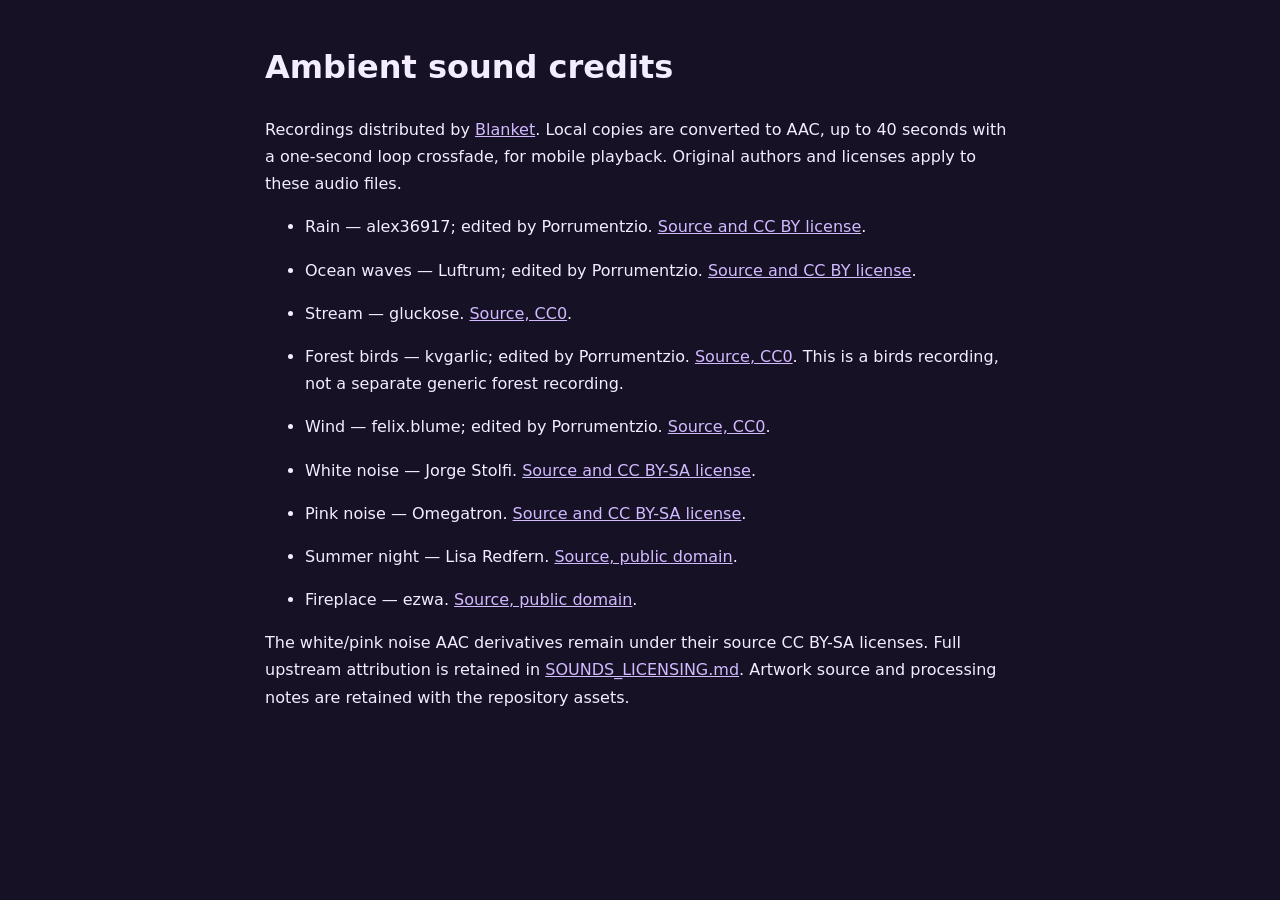
<file: assets/meditate/sounds/credits.html>
<!doctype html><html lang="en"><meta charset="utf-8"><meta name="viewport" content="width=device-width,initial-scale=1"><title>Ambient sound credits · INWARD</title><style>body{max-width:750px;margin:40px auto;padding:0 22px;background:#171126;color:#f4edff;font:16px/1.7 system-ui}a{color:#d1baff}li{margin-bottom:16px}</style><style id="iw-sf-pro-typography">/* Use the installed Apple SF family; retain a system fallback on other platforms. */
@font-face{font-family:"INWARD SF Pro";src:local("SF Pro Text"),local("SFProText-Regular"),local("SF Pro"),local("SFPro-Regular");font-style:normal;font-weight:400;font-display:swap}
@font-face{font-family:"INWARD SF Pro";src:local("SF Pro Text Medium"),local("SFProText-Medium"),local("SF Pro Medium");font-style:normal;font-weight:500;font-display:swap}
@font-face{font-family:"INWARD SF Pro";src:local("SF Pro Text Semibold"),local("SFProText-Semibold"),local("SF Pro Semibold");font-style:normal;font-weight:600;font-display:swap}
@font-face{font-family:"INWARD SF Pro";src:local("SF Pro Text Bold"),local("SFProText-Bold"),local("SF Pro Bold");font-style:normal;font-weight:700;font-display:swap}
:root{--iw-font:"INWARD SF Pro","SF Pro Text","SF Pro Display",-apple-system,BlinkMacSystemFont,system-ui,sans-serif}
html,body,button,input,textarea,select,dialog,#inward-preview,#inward-preview *,#iw-breathing,#iw-breathing text{font-family:var(--iw-font)!important}
#inward-preview .iw-media-card-caption{font-family:var(--iw-font)!important;font-weight:400;letter-spacing:-.15px}
</style><h1>Ambient sound credits</h1><p>Recordings distributed by <a href="https://github.com/rafaelmardojai/blanket">Blanket</a>. Local copies are converted to AAC, up to 40 seconds with a one-second loop crossfade, for mobile playback. Original authors and licenses apply to these audio files.</p><ul>
<li>Rain — alex36917; edited by Porrumentzio. <a href="https://freesound.org/people/alex36917/sounds/524605/">Source and CC BY license</a>.</li>
<li>Ocean waves — Luftrum; edited by Porrumentzio. <a href="https://freesound.org/people/Luftrum/sounds/48412/">Source and CC BY license</a>.</li>
<li>Stream — gluckose. <a href="https://freesound.org/people/gluckose/sounds/333987/">Source, CC0</a>.</li>
<li>Forest birds — kvgarlic; edited by Porrumentzio. <a href="https://freesound.org/people/kvgarlic/sounds/156826/">Source, CC0</a>. This is a birds recording, not a separate generic forest recording.</li>
<li>Wind — felix.blume; edited by Porrumentzio. <a href="https://freesound.org/people/felix.blume/sounds/217506/">Source, CC0</a>.</li>
<li>White noise — Jorge Stolfi. <a href="https://commons.wikimedia.org/w/index.php?title=File%3AWhite-noise-sound-20sec-mono-44100Hz.ogg">Source and CC BY-SA license</a>.</li>
<li>Pink noise — Omegatron. <a href="https://es.wikipedia.org/wiki/Archivo:Pink_noise.ogg">Source and CC BY-SA license</a>.</li>
<li>Summer night — Lisa Redfern. <a href="https://soundbible.com/2083-Crickets-Chirping-At-Night.html">Source, public domain</a>.</li>
<li>Fireplace — ezwa. <a href="https://soundbible.com/1543-Fireplace.html">Source, public domain</a>.</li></ul><p>The white/pink noise AAC derivatives remain under their source CC BY-SA licenses. Full upstream attribution is retained in <a href="SOUNDS_LICENSING.md">SOUNDS_LICENSING.md</a>. Artwork source and processing notes are retained with the repository assets.</p></html>
</file>
<file: assets/glass-system.css>
#inward-preview{--iw-glass-tint:rgba(255,255,255,.16);--iw-glass-tint-strong:rgba(255,255,255,.28);--iw-glass-shadow:rgba(57,42,76,.16);--iw-glass-edge:rgba(255,255,255,.82);--iw-glass-rim:rgba(159,139,184,.24);--iw-glass-filter:blur(18px) saturate(150%) brightness(1.035);--iw-glass-filter-strong:blur(24px) saturate(165%) brightness(1.05)}
#inward-preview .iw-duration-sheet{box-shadow:0 14px 32px var(--iw-glass-shadow),inset 0 1px 1px var(--iw-glass-edge),inset 1px 0 1px #ffffff52,inset 0 -2px 3px var(--iw-glass-rim)}
#inward-preview .iw-duration-sheet::before{background:linear-gradient(145deg,#ffffff4d 0%,var(--iw-glass-tint) 42%,#d8cce51c 72%,#ffffff2e 100%);backdrop-filter:var(--iw-glass-filter-strong);-webkit-backdrop-filter:var(--iw-glass-filter-strong)}
#inward-preview .iw-duration-sheet::after{background:linear-gradient(125deg,#ffffff12 5%,#fffffff0 24%,#ffffff38 41%,#cbb9df2e 67%,#ffffff9c 88%,#ffffff12 100%);opacity:.92}
#inward-preview .iw-relax-mode-switch::before{background:linear-gradient(145deg,#ffffff42,var(--iw-glass-tint) 48%,#d8cce52b);backdrop-filter:var(--iw-glass-filter);-webkit-backdrop-filter:var(--iw-glass-filter);box-shadow:0 9px 22px #4e3d651c,inset 0 1px 1px var(--iw-glass-edge),inset 0 -2px 3px var(--iw-glass-rim)}
#inward-preview .iw-duration-confirm,#inward-preview .iw-tools button::before,#inward-preview .iw-input.iw-has-photo{background:linear-gradient(145deg,#ffffff3d,var(--iw-glass-tint) 55%,#d8cce52b);border-color:#ffffff80;backdrop-filter:var(--iw-glass-filter);-webkit-backdrop-filter:var(--iw-glass-filter);box-shadow:0 7px 18px #4e3d6517,inset 0 1px 1px #ffffffc2,inset 0 -1px 2px var(--iw-glass-rim)}
#inward-preview.iw-show-relax[data-relax-mode=meditate] .iw-duration-sheet::before,#inward-preview.iw-show-relax[data-relax-mode=meditate] .iw-relax-mode-switch::before{background:linear-gradient(145deg,#ffffff24,#c9bbda16 52%,#76668d20);backdrop-filter:blur(20px) saturate(145%) brightness(.94);-webkit-backdrop-filter:blur(20px) saturate(145%) brightness(.94)}
#inward-preview.iw-show-relax[data-relax-mode=meditate] .iw-duration-sheet{box-shadow:0 15px 34px #100b2540,inset 0 1px 1px #ffffff8f,inset 1px 0 1px #ffffff3d,inset 0 -2px 3px #120d1d38}
#inward-preview.iw-show-relax[data-relax-mode=meditate] .iw-relax-mode-switch .iw-mode-active,#inward-preview.iw-show-relax[data-relax-mode=meditate] .iw-relax-mode-switch .iw-nav-lens-optics{color:#fff}
#inward-preview .iw-meditate-start{left:50px;top:375px;width:188px;height:45px;display:grid;place-items:center;color:#fff;font-family:var(--iw-font);font-size:17px;font-weight:500;line-height:1;letter-spacing:-.25px;background:linear-gradient(145deg,#ffffff30,#d9cce624 55%,#ffffff18);border:1px solid #ffffff42;backdrop-filter:blur(18px) saturate(150%);-webkit-backdrop-filter:blur(18px) saturate(150%);box-shadow:0 8px 22px #100b2528,inset 0 1px 1px #ffffff8f,inset 0 -2px 3px #7969902b;text-shadow:none}
#inward-preview .iw-meditate-controls button{position:relative;isolation:isolate;border-radius:99px;background:linear-gradient(145deg,#ffffff2e,#d8cde516 55%,#9f8eb81a);border:.5px solid #ffffff52;backdrop-filter:blur(18px) saturate(145%) contrast(108%);-webkit-backdrop-filter:blur(18px) saturate(145%) contrast(108%);box-shadow:inset 0 .5px .5px #ffffff7a,inset 0 -1px 2px #75658529,0 5px 14px #100b2523}
#inward-preview .iw-meditate-controls button::after{content:"";position:absolute;inset:1px;border-radius:99px;background:radial-gradient(circle at 28% 18%,#ffffff4d,transparent 42%),linear-gradient(145deg,transparent 45%,#ffffff17 72%,#85739e17);opacity:.72;pointer-events:none;z-index:0}
#inward-preview .iw-meditate-controls img{position:relative;z-index:1}
#inward-preview .iw-duration-tick{width:5px;margin-left:-2.5px;border-radius:99px}
#inward-preview.iw-show-relax[data-relax-mode=meditate] .iw-duration-sheet::before{background:linear-gradient(145deg,#ffffff35 0%,#cfc2df24 48%,#6f608522 76%,#ffffff20 100%);backdrop-filter:blur(26px) saturate(165%) brightness(.94);-webkit-backdrop-filter:blur(26px) saturate(165%) brightness(.94)}
#inward-preview.iw-show-relax[data-relax-mode=meditate] .iw-duration-confirm{color:#fff;background:linear-gradient(145deg,#ffffff30,#d9cce624 55%,#ffffff18);border-color:#ffffff70;text-shadow:0 1px 4px #100b255c}
#inward-preview .iw-options button,#inward-preview .iw-options button::before{border:0}
#inward-preview .iw-options .iw-edge-light{display:block}
#inward-preview .iw-options .iw-option-art{display:none}
@media(prefers-color-scheme:dark){
 #inward-preview{color-scheme:only light;--iw-glass-tint:rgba(255,255,255,.26);--iw-glass-tint-strong:rgba(255,255,255,.38)}
 #inward-preview .iw-phone{background-color:#fff!important}
 #inward-preview .iw-composer .iw-input:not(.iw-has-photo){background:#fff!important}
 #inward-preview .iw-messages .iw-bubble{background:#fff!important;color:#242329!important}
}
#inward-preview .iw-background-motion{transform:scale(1);transform-origin:50% 50%;filter:saturate(2) contrast(1.16)}
#inward-preview .iw-options{position:relative;width:282px;height:160px;display:block;padding:0;background:url("dialogue/option-stack.svg?v=live-labels-1") -20px 0/100% 100% no-repeat}
#inward-preview .iw-options button{position:absolute;left:14.4004px;top:13.4004px;width:253px;height:31px;min-height:31px;display:flex;align-items:center;padding:0 20px;color:#726b7e;font-size:15px;font-weight:400;background:transparent;overflow:visible;border-radius:15.5px}
#inward-preview .iw-options button:nth-child(2){left:14.4004px;top:64.4004px;width:202px;background:transparent}
#inward-preview .iw-options button:nth-child(3){left:14.4004px;top:115.4px;width:129px;background:transparent}
#inward-preview .iw-options .iw-option-label{display:block;position:relative;z-index:1;font-family:var(--iw-font);font-size:15px;font-weight:400;line-height:20px;color:#805fe3;letter-spacing:0;white-space:nowrap;text-shadow:none;filter:none}
#inward-preview .iw-input{background:#fff!important}
#inward-preview .iw-composer{position:relative;display:block;height:122px;margin:12px -16px 0;padding:0;background:url("dialogue/composer-panel.svg?v=20261125-sharp") 0 0/100% 100% no-repeat;transform:translateY(10px)}
#inward-preview .iw-composer::after{content:none}
#inward-preview .iw-composer .iw-input{position:absolute;left:14px;top:19px;width:346px;height:79px;min-height:79px;padding:0;background:transparent!important;border:0;border-radius:18px;box-shadow:none;z-index:1}
#inward-preview .iw-composer .iw-text-row{height:56px;align-items:flex-start}
#inward-preview .iw-composer .iw-input input{height:38px;margin-top:10px;padding:8px 16px 8px 56px;color:#272727;font-family:var(--iw-font);font-size:15px;line-height:22px;position:relative;z-index:2}
#inward-preview .iw-composer .iw-cloud-button{display:grid;place-items:center;position:absolute;left:22px;top:17px;width:28px;height:28px;padding:0;border:0;background:transparent;box-shadow:none;opacity:1;z-index:4;transition:transform .22s cubic-bezier(.2,.9,.25,1),filter .18s ease}
#inward-preview .iw-composer .iw-cloud-asset{display:block;width:28px;height:20px;object-fit:contain;pointer-events:none;transform-origin:50% 55%}
#inward-preview .iw-composer .iw-cloud-button:active{transform:scale(.84);filter:saturate(1.18) brightness(1.05)}
#inward-preview .iw-composer .iw-cloud-button[aria-expanded=true] .iw-cloud-asset{animation:iw-cloud-click .48s cubic-bezier(.2,.85,.28,1)}
#inward-preview .iw-composer .iw-send{position:absolute;left:88.557%;top:66.466%;width:36px;min-width:36px;height:36px;transform:translate(-50%,-50%);padding:0;border:0;background:transparent;box-shadow:none;opacity:0;z-index:6;touch-action:manipulation}
#inward-preview .iw-composer .iw-send-art{display:none}
#inward-preview .iw-quick-actions>[data-quick-action=feeling],#inward-preview .iw-quick-actions>[data-quick-action=post]{display:none!important}
#inward-preview .iw-composer .iw-inline-action{position:absolute;top:66.466%;width:30px;height:30px;transform:translate(-50%,-50%);padding:0;border:0;border-radius:50%;background:transparent;box-shadow:none;z-index:5;cursor:pointer;touch-action:manipulation}
#inward-preview .iw-composer .iw-inline-action-plus{left:12.6866%}
#inward-preview .iw-composer .iw-inline-action-feeling{left:20.8955%}
#inward-preview .iw-composer .iw-inline-action:focus-visible{outline:2px solid #805fe3;outline-offset:2px}
#inward-preview .iw-composer .iw-send:focus-visible,#inward-preview .iw-composer .iw-cloud-button:focus-visible{opacity:1;outline:2px solid #805fe3;outline-offset:2px;border-radius:12px}
#inward-preview .iw-composer:has(.iw-input.iw-has-photo){display:flex;align-items:flex-end;gap:8px;height:auto;min-height:156px;margin-inline:0;background:none}
#inward-preview .iw-composer:has(.iw-input.iw-has-photo)::after{display:none}
#inward-preview .iw-composer .iw-input.iw-has-photo{position:relative;left:auto;top:auto;flex:1;width:auto;height:auto;min-height:156px;padding:10px 8px 2px;border:1px solid #ddd4ec;background:linear-gradient(145deg,#ffffffd9,#f2edf980)!important;box-shadow:inset 0 1px 1px #fff}
#inward-preview .iw-composer .iw-input.iw-has-photo .iw-cloud-button{left:8px;top:auto;bottom:6px}
#inward-preview .iw-composer:has(.iw-input.iw-has-photo) .iw-send{position:relative;left:auto;top:auto;transform:none;width:75px;min-width:75px;height:40px;opacity:1;border-radius:20px;overflow:hidden}
#inward-preview .iw-composer:has(.iw-input.iw-has-photo) .iw-send-art{display:block;width:100%;height:100%}
#inward-preview .iw-composer:has(.iw-input.iw-has-photo) .iw-inline-action{display:none}
@keyframes iw-composer-glow{0%,100%{opacity:.32;filter:brightness(.98)}50%{opacity:.82;filter:brightness(1.12)}}
@keyframes iw-cloud-click{0%{transform:scale(.86) rotate(-4deg)}55%{transform:scale(1.14) rotate(3deg)}100%{transform:scale(1) rotate(0)}}
@media(prefers-reduced-motion:reduce){#inward-preview .iw-composer::after,#inward-preview .iw-composer .iw-cloud-button[aria-expanded=true] .iw-cloud-asset{animation:none}}
#inward-preview nav.iw-glass-nav button>.iw-nav-art{position:absolute;inset:0}
#inward-preview .iw-nav-label{position:absolute;left:0;right:0;top:45px;font-size:11px;line-height:15px;font-weight:400;text-align:center;color:currentColor;pointer-events:none}
#inward-preview .iw-relax-mode-switch .iw-nav-lens-optics{display:none!important}
#inward-preview .iw-relax-mode-switch button>svg{display:none!important}
#inward-preview .iw-mode-label{position:absolute;inset:0;z-index:3;display:grid;place-items:center;font-family:var(--iw-font);font-size:13px;line-height:1;font-weight:400;color:currentColor;pointer-events:none}
@supports not ((backdrop-filter:blur(1px)) or (-webkit-backdrop-filter:blur(1px))){#inward-preview .iw-duration-sheet::before,#inward-preview .iw-relax-mode-switch::before{background:#f3eef5e8}}

#inward-preview .iw-options .iw-edge-light{inset:0;width:100%;height:100%;overflow:hidden;opacity:.96;filter:none;border-radius:inherit;transform:translateX(-20px)}
#inward-preview .iw-options .iw-edge-light rect{stroke-width:3.2;stroke-dasharray:20 80}
#inward-preview .iw-welcome .iw-options>button{position:absolute;left:14.4004px;top:13.4004px;width:253px;height:31px;min-height:31px;border-radius:15.5px}
#inward-preview .iw-welcome .iw-options>button:nth-child(2){left:14.4004px;top:64.4004px;width:202px;height:31px}
#inward-preview .iw-welcome .iw-options>button:nth-child(3){left:14.4004px;top:115.4px;width:129px;height:31px}
#inward-preview .iw-messages .iw-bubble{flex-shrink:0;background:#fff;color:#242329;box-shadow:0 5px 16px #4e3d6512,inset 0 0 0 1px #ffffffd9}
#inward-preview:not(.iw-secondary-tab) .iw-phone>.iw-bottom{position:absolute;bottom:0;left:0;right:0;z-index:10;box-sizing:border-box}
#inward-preview:not(.iw-secondary-tab) main{flex:1 1 0;min-height:0;box-sizing:border-box;padding-bottom:0;scroll-padding-bottom:calc(var(--iw-composer-space,240px) + var(--iw-keyboard-inset,0px));overflow-y:auto;overscroll-behavior-y:contain;-webkit-overflow-scrolling:touch}
#inward-preview:not(.iw-secondary-tab) .iw-messages::after{content:"";display:block;flex:none;height:calc(var(--iw-composer-space,240px) + var(--iw-keyboard-inset,0px) + 24px);pointer-events:none}
#inward-preview .iw-messages{min-height:min-content}
#inward-preview .iw-messages .iw-bubble[data-role=user]{align-self:flex-end;border-radius:20px 20px 5px 20px}
#inward-preview .iw-messages .iw-bubble[data-role=assistant]{align-self:flex-start;border-radius:20px 20px 20px 5px;font-weight:400}
#inward-preview .iw-dialogue-pending{display:flex;align-items:center;justify-content:center;gap:5px;width:64px;min-height:40px;box-sizing:border-box;padding:13px 14px;flex:none}
#inward-preview .iw-dialogue-pending span{display:block;flex:0 0 5px;width:5px;height:5px;border-radius:50%;background:#9674c1;animation:iw-dialogue-dot 1s ease-in-out infinite}
#inward-preview .iw-dialogue-pending span:nth-child(2){animation-delay:.14s}
#inward-preview .iw-dialogue-pending span:nth-child(3){animation-delay:.28s}
#inward-preview .iw-composer[aria-busy=true] .iw-send{opacity:.45;pointer-events:none}
@keyframes iw-dialogue-dot{0%,60%,100%{transform:translateY(0);opacity:.42}30%{transform:translateY(-4px);opacity:1}}
@media(prefers-reduced-motion:reduce){#inward-preview .iw-dialogue-pending span{animation:none;opacity:.7}}
#inward-preview .iw-response-options{display:grid;gap:9px;width:100%;padding:2px 0 4px}
#inward-preview .iw-response-option{width:100%;min-height:48px;padding:11px 16px;border:0;border-radius:18px;background:linear-gradient(145deg,#fffffff2,#f8f1ffde);color:#805fe3;font-family:var(--iw-font);font-size:15px;line-height:20px;font-weight:500;text-align:left;box-shadow:0 5px 16px #59406f14,inset 0 1px 1px #fff;transition:transform .16s ease,background-color .16s ease,color .16s ease}
#inward-preview .iw-response-option[aria-pressed=true]{background:linear-gradient(145deg,#b996f4,#8c68e6);color:#fff;box-shadow:0 7px 18px #7653b52b,inset 0 1px 1px #ffffff73}
#inward-preview .iw-response-option:active{transform:scale(.985)}
#inward-preview .iw-response-confirm{justify-self:end;min-width:112px;min-height:44px;margin-top:3px;padding:10px 20px;border:0;border-radius:22px;background:#805fe3;color:#fff;font-family:var(--iw-font);font-size:15px;line-height:20px;font-weight:600;box-shadow:0 7px 18px #7653b52b}
#inward-preview .iw-response-confirm:disabled{background:#d8cbea;color:#fff;box-shadow:none;cursor:default}
#inward-preview.iw-show-relax[data-relax-mode=meditate] .iw-meditate-start{border-color:transparent;box-shadow:0 8px 22px #100b2528,inset 0 -2px 3px #7969902b}
#inward-preview.iw-show-relax[data-relax-mode=meditate] .iw-meditate-controls button{border-color:transparent;box-shadow:inset 0 -1px 2px #75658529,0 5px 14px #100b2523}
#inward-preview.iw-show-relax[data-relax-mode=meditate] .iw-relax-mode-switch .iw-nav-selection{box-shadow:inset 0 -1.5px 4px #9c8cb53d,0 6px 16px #5b4b7317}
#inward-preview.iw-show-relax[data-relax-mode=meditate] .iw-duration-confirm{border-color:transparent;box-shadow:0 7px 18px #4e3d6517,inset 0 -1px 2px var(--iw-glass-rim)}

/* User-supplied duration card: preserve the live ruler and controls inside its silhouette. */
#inward-preview.iw-show-relax[data-relax-mode=meditate] .iw-duration-sheet{
  width:100%;height:min(350px,50%);max-width:none;max-height:none;overflow:visible;
  margin:0;padding:0;border-radius:38px 38px 0 0;background:url("meditate/duration-panel-shell.svg?v=20261114-2") center/100% 100% no-repeat;
  box-shadow:none;text-shadow:0 1px 4px #100b255c;
}
#inward-preview.iw-show-relax[data-relax-mode=meditate] .iw-duration-sheet::before{
  inset:0;border-radius:38px 38px 0 0;clip-path:inset(0 round 38px 38px 0 0);
  background:linear-gradient(145deg,#ffffff22,#d8cde514 54%,#76668d18);
  backdrop-filter:blur(24px) saturate(155%) brightness(.96);-webkit-backdrop-filter:blur(24px) saturate(155%) brightness(.96);
  box-shadow:inset 0 .5px .5px #ffffff45;
}
#inward-preview.iw-show-relax[data-relax-mode=meditate] .iw-duration-sheet::after{display:none}
#inward-preview.iw-show-relax[data-relax-mode=meditate] .iw-duration-sheet h2{
  position:absolute!important;width:1px;height:1px;padding:0;margin:-1px;overflow:hidden;clip:rect(0,0,0,0);white-space:nowrap;border:0;
}
#inward-preview.iw-show-relax[data-relax-mode=meditate] .iw-duration-handle{
  position:absolute;z-index:4;left:calc(50% - 52px);top:-5px;width:104px;height:44px;min-height:44px;margin:0;opacity:1;
}
#inward-preview.iw-show-relax[data-relax-mode=meditate] .iw-duration-handle::after{
  content:"";display:block;width:52px;height:4px;margin:auto;border-radius:99px;background:#fffffff0;box-shadow:0 1px 5px #100b2540;
}
#inward-preview.iw-show-relax[data-relax-mode=meditate] .iw-duration-close{
  right:5px;top:-5px;width:52px;height:52px;min-height:52px;color:#fffffff0;font-family:var(--iw-font);font-size:25px;font-weight:200;line-height:1;background:transparent;text-shadow:0 1px 5px #100b2540;
}
#inward-preview.iw-show-relax[data-relax-mode=meditate] .iw-duration-readout{
  position:absolute;z-index:2;left:32px;right:32px;top:31px;height:68px;margin:0;gap:7px;align-items:baseline;
}
#inward-preview.iw-show-relax[data-relax-mode=meditate] .iw-duration-number{
  min-width:0;font-family:var(--iw-font);font-size:52px;line-height:64px;font-weight:500;letter-spacing:-1.8px;
}
#inward-preview.iw-show-relax[data-relax-mode=meditate] .iw-duration-unit{
  font-family:var(--iw-font);font-size:19px;line-height:26px;font-weight:400;color:#fff;
}
#inward-preview.iw-show-relax[data-relax-mode=meditate] .iw-duration-ruler{
  position:absolute;z-index:2;left:32px;top:124px;width:calc(100% - 64px);height:86px;margin:0;
  mask-image:linear-gradient(90deg,transparent,#000 10%,#000 90%,transparent);-webkit-mask-image:linear-gradient(90deg,transparent,#000 10%,#000 90%,transparent);
}
#inward-preview.iw-show-relax[data-relax-mode=meditate] .iw-duration-ticks{top:10px;height:70px}
#inward-preview.iw-show-relax[data-relax-mode=meditate] .iw-duration-tick{width:3px;margin-left:-1.5px;border-radius:99px;background:#ffffff80}
#inward-preview.iw-show-relax[data-relax-mode=meditate] .iw-duration-tick.is-major{background:#ffffffc2}
#inward-preview.iw-show-relax[data-relax-mode=meditate] .iw-duration-tick>span{
  top:calc(30px + var(--tick-height,6px)/2);font-family:var(--iw-font);font-size:10px;line-height:14px;color:#fff;text-shadow:0 1px 3px #100b2580;
}
#inward-preview.iw-show-relax[data-relax-mode=meditate] .iw-duration-pointer{top:8px;height:60px;background:#fff;box-shadow:0 0 7px #fff8}
#inward-preview.iw-show-relax[data-relax-mode=meditate] .is-dragging .iw-duration-pointer{top:6px;height:64px}
#inward-preview.iw-show-relax[data-relax-mode=meditate] .iw-duration-limits{
  position:absolute;z-index:2;left:34px;top:220px;width:calc(100% - 68px);margin:0;font-family:var(--iw-font);font-size:14px;line-height:18px;font-weight:400;color:#fff;
}
#inward-preview.iw-show-relax[data-relax-mode=meditate] .iw-duration-confirm{
  position:absolute;z-index:3;left:40px;right:40px;top:254px;bottom:auto;width:auto;height:48px;min-height:48px;padding:0 16px;border:0;border-radius:24px;
  background:#fff;color:#24202a;font-family:var(--iw-font);font-size:14px;line-height:46px;font-weight:400;text-shadow:none;
  backdrop-filter:none;-webkit-backdrop-filter:none;box-shadow:none;
}
#inward-preview.iw-show-relax[data-relax-mode=meditate] .iw-duration-confirm::after{
  content:"";position:absolute;inset:-7px 0;pointer-events:none;
}

/* Report — composed directly from the supplied artwork. */
#inward-preview .iw-tab-placeholder[data-tab="report"]{
  display:block;overflow-y:auto;overflow-x:hidden;inset:0;padding:0 0 18px;color:inherit;scrollbar-width:none;
}
#inward-preview .iw-tab-placeholder[data-tab="report"]::-webkit-scrollbar{display:none}
#inward-preview .iw-tab-placeholder[data-tab="report"] .iw-me-placeholder{display:none}
#inward-preview .iw-tab-placeholder:not([data-tab="report"]) .iw-report-layout{display:none}
#inward-preview .iw-report-layout{display:flex;flex-direction:column;align-items:center;width:100%;padding:0 0 10px}
#inward-preview .iw-report-layout img{display:block;max-width:none;flex:none}
#inward-preview .iw-report-weekly{width:402px;height:auto;margin:0 0 7px}
#inward-preview .iw-report-archive{width:391px;height:auto;margin:-14px 0 8px}
#inward-preview .iw-report-values{position:relative;width:391px;height:220px;overflow:hidden;flex:none}
#inward-preview .iw-report-values>img:first-child{width:391px;height:auto}
#inward-preview .iw-report-new{position:absolute;width:40px;height:16px;z-index:2}
#inward-preview .iw-report-value-first{position:absolute;left:21px;right:22px;top:28px;height:54px;pointer-events:none}
#inward-preview .iw-report-value-first .iw-report-new{right:2px;top:-3px}
#inward-preview .iw-report-value-link{position:absolute;left:22px;right:22px;height:54px;min-height:54px;padding:0;border:0;border-radius:27px;background:transparent;box-shadow:none;z-index:3;cursor:pointer;font-family:var(--iw-font)}
#inward-preview .iw-report-value-link[data-value="freedom"]{top:28px}
#inward-preview .iw-report-value-link[data-value="adventure"]{top:88px}
#inward-preview .iw-report-value-link[data-value="achievement"]{top:148px}
#inward-preview .iw-report-value-link:focus-visible{outline:2px solid #8d67ea;outline-offset:2px}
#inward-preview .iw-value-detail{position:absolute;inset:0;overflow-y:auto;overflow-x:hidden;padding:18px 22px 42px;box-sizing:border-box;color:#242329;background:transparent;scrollbar-width:none;font-family:var(--iw-font)}
#inward-preview .iw-value-detail::-webkit-scrollbar{display:none}
#inward-preview .iw-value-detail[hidden]{display:none}
#inward-preview .iw-tab-placeholder.iw-value-detail-open .iw-report-layout{display:none}
#inward-preview .iw-value-detail-head{display:flex;align-items:center;gap:13px;width:100%;margin:0 0 24px;padding:0;box-sizing:border-box}
#inward-preview .iw-value-detail-back{display:grid;place-items:center;flex:0 0 38px;width:38px;height:38px;min-width:38px;min-height:38px;margin:0;padding:0;border:0;border-radius:50%;background:#fffffff2;color:#544c5d;box-shadow:0 6px 20px #6d5b8415,inset 0 1px 1px #fff;font-family:var(--iw-font);cursor:pointer}
#inward-preview .iw-value-detail-back svg{display:block;width:18px;height:18px}
#inward-preview .iw-value-detail-title{margin:0;font-family:var(--iw-font);font-size:30px;line-height:36px;font-weight:650;letter-spacing:-.8px;color:#242329}
#inward-preview .iw-value-date-group{margin:0 0 22px}
#inward-preview .iw-value-date{display:block;margin:0 0 9px 5px;font-family:var(--iw-font);font-size:13px;line-height:18px;font-weight:500;letter-spacing:0;color:#8f8798}
#inward-preview .iw-value-evidence{margin:0 0 11px;padding:18px 19px 17px;border-radius:24px;background:#fffffff0;box-shadow:0 9px 30px #75648610,inset 0 1px 1px #fff;border:0}
#inward-preview .iw-value-quote{margin:0;padding:0;font-family:var(--iw-font);font-size:17px;line-height:24px;font-weight:600;letter-spacing:-.25px;color:#332d39}
#inward-preview .iw-value-reason{margin:11px 0 0;padding:11px 0 0;border-top:1px solid #eeeaf2;font-family:var(--iw-font);font-size:14px;line-height:20px;font-weight:400;letter-spacing:-.1px;color:#756e7c}
#inward-preview .iw-report-strength{position:relative;width:394px;margin-top:0}
#inward-preview .iw-report-strength-label{width:346px;height:auto;margin:0 0 9px 22px}
#inward-preview .iw-report-strength-scroll{width:372px;margin-left:22px;overflow-x:auto;overflow-y:hidden;scrollbar-width:none;touch-action:pan-y;padding-top:11px;cursor:grab;user-select:none;-webkit-user-select:none;overscroll-behavior-x:contain}
#inward-preview .iw-report-strength-scroll.is-dragging{cursor:grabbing}
#inward-preview .iw-report-strength-scroll::-webkit-scrollbar{display:none}
#inward-preview .iw-report-strength-track{display:flex;align-items:flex-start;gap:10px;width:max-content;padding:0 30px 0 0}
#inward-preview .iw-report-strength-track>img,#inward-preview .iw-report-strength-card>img:first-child{display:block;height:200px;width:auto;flex:none;-webkit-user-drag:none;pointer-events:none}
#inward-preview .iw-report-strength-card{position:relative;width:147px;height:200px;flex:none}
#inward-preview .iw-report-strength-card .iw-report-new{right:0;top:-8px;pointer-events:none}
#inward-preview .iw-strength-flip{display:block;width:147px;height:200px;min-height:200px;margin:0;padding:0;border:0;border-radius:12px;background:transparent;box-shadow:none;perspective:900px;cursor:pointer}
#inward-preview .iw-strength-flip-inner{position:relative;display:block;width:100%;height:100%;transform-style:preserve-3d;transition:transform .62s cubic-bezier(.2,.78,.22,1);will-change:transform}
#inward-preview .iw-report-strength-card.is-flipped .iw-strength-flip-inner{transform:rotateY(180deg)}
#inward-preview .iw-strength-face{position:absolute;inset:0;display:block;overflow:hidden;border-radius:12px;backface-visibility:hidden;-webkit-backface-visibility:hidden}
#inward-preview .iw-strength-front{background:#fff}
#inward-preview .iw-strength-front>img{display:block;width:147px;height:200px;pointer-events:none;-webkit-user-drag:none}
#inward-preview .iw-strength-arrow{position:absolute;left:0;right:0;bottom:0;height:45px;display:grid;place-items:center end;padding-right:14px;box-sizing:border-box;background:#fff;pointer-events:none}
#inward-preview .iw-strength-arrow svg{display:block;width:30px;height:20px}
#inward-preview .iw-strength-back{display:grid;place-items:center;padding:20px;box-sizing:border-box;background:linear-gradient(155deg,#fff 6%,#f8f2ff 100%);color:#8d67ea;transform:rotateY(180deg);box-shadow:inset 0 0 0 1px #efe7fa}
#inward-preview .iw-strength-back>span{font-family:var(--iw-font);font-size:15px;line-height:21px;font-weight:500;letter-spacing:-.15px;text-align:center}
#inward-preview .iw-strength-flip:focus-visible{outline:2px solid #8d67ea;outline-offset:3px}
@media(prefers-reduced-motion:reduce){#inward-preview .iw-strength-flip-inner{transition-duration:.01ms}}
#inward-preview .iw-tab-placeholder:not([data-tab="me"]) .iw-me-layout{display:none}
#inward-preview .iw-tab-placeholder[data-tab="me"]{display:block;overflow:hidden;inset:0;padding:0 0 18px;color:inherit;scrollbar-width:none}
#inward-preview .iw-tab-placeholder[data-tab="me"]::-webkit-scrollbar{display:none}
#inward-preview .iw-me-layout{width:100%;padding:25px 0 12px}
#inward-preview .iw-me-profile{position:relative;top:10px;width:322px;height:160px;margin:0 auto 35px}
#inward-preview .iw-me-profile-progress{position:absolute;left:24px;top:4px;width:148px;height:auto;display:block}
#inward-preview .iw-me-progress-score{position:absolute;right:26px;top:24px;width:106px;height:auto;display:block}
#inward-preview .iw-me-card-stack{position:relative;top:-30px;width:314px;margin:0 auto;perspective:900px;perspective-origin:50% 45%;transform-style:preserve-3d;touch-action:none;cursor:grab;user-select:none;-webkit-user-select:none}
#inward-preview .iw-me-card-stack.is-pressing{cursor:grabbing}
#inward-preview .iw-me-card-shell{position:relative;width:314px;height:248px;overflow:visible;transform-origin:50% 48px;transform:translate3d(0,0,var(--iw-card-z,0px)) rotateX(var(--iw-card-angle,-28deg));filter:drop-shadow(0 7px 7px #3c28451c);transition:transform .55s cubic-bezier(.2,.82,.22,1),filter .4s ease;margin-top:-200px;will-change:transform;backface-visibility:hidden;-webkit-backface-visibility:hidden;isolation:isolate}
#inward-preview .iw-me-card-shell:first-child{margin-top:0}
#inward-preview .iw-me-card-shell.is-active{height:248px;margin-top:-200px;--iw-card-angle:0deg;--iw-card-z:20px;transform-origin:50% 0;z-index:8;filter:drop-shadow(0 14px 13px #3c28451e)}
#inward-preview .iw-me-card-shell.is-before{--iw-card-angle:-28deg;--iw-card-z:2px;z-index:calc(7 - var(--iw-card-distance,1))}
#inward-preview .iw-me-card-shell.is-after{--iw-card-angle:28deg;--iw-card-z:2px;transform-origin:50% 0;z-index:calc(7 - var(--iw-card-distance,1))}
#inward-preview .iw-me-card-stack.is-pressing .iw-me-card-shell.is-before{--iw-card-angle:-46deg;transform:translate3d(0,calc(var(--iw-card-distance,1)*-3px),var(--iw-card-z,0px)) rotateX(var(--iw-card-angle))}
#inward-preview .iw-me-card-stack.is-pressing .iw-me-card-shell.is-after{--iw-card-angle:46deg;transform:translate3d(0,calc(var(--iw-card-distance,1)*3px),var(--iw-card-z,0px)) rotateX(var(--iw-card-angle))}
#inward-preview .iw-me-card-stack.is-pressing .iw-me-card-shell.is-active{transform:translate3d(0,-3px,30px) rotateX(-2.5deg);filter:drop-shadow(0 18px 16px #3c28452b)}
#inward-preview .iw-me-card-shell>img{display:block;width:314px;height:auto;max-width:none;pointer-events:none;-webkit-user-drag:none}
#inward-preview .iw-me-section-indicator{position:relative;top:-25px;display:block;width:220px;height:85px;margin:-8px auto -14px;touch-action:none;cursor:grab;user-select:none;-webkit-user-select:none}
#inward-preview .iw-me-section-indicator.is-dragging{cursor:grabbing}
#inward-preview .iw-me-section-indicator>svg{display:block;width:220px;height:85px;overflow:visible}
#inward-preview .iw-me-indicator-marker{transform-box:fill-box;transform-origin:center;transition:transform .46s cubic-bezier(.22,1.2,.36,1);will-change:transform}
#inward-preview .iw-me-indicator-marker rect[fill="#D8D8D8"]{transition:opacity .16s ease}
#inward-preview .iw-me-indicator-marker>rect{transition:opacity .16s ease}
#inward-preview .iw-me-section-indicator.is-initializing .iw-me-indicator-marker{transition:none}
#inward-preview[data-main-tab="me"] .iw-avatar{display:none}
#inward-preview[data-main-tab="me"] header{display:none}
#inward-preview[data-main-tab="me"] main{overflow:hidden}
@media(prefers-reduced-motion:reduce){#inward-preview .iw-me-card-shell{transition-duration:.01s}}
#inward-preview.iw-secondary-tab main{padding-left:0;padding-right:0}
</file>
